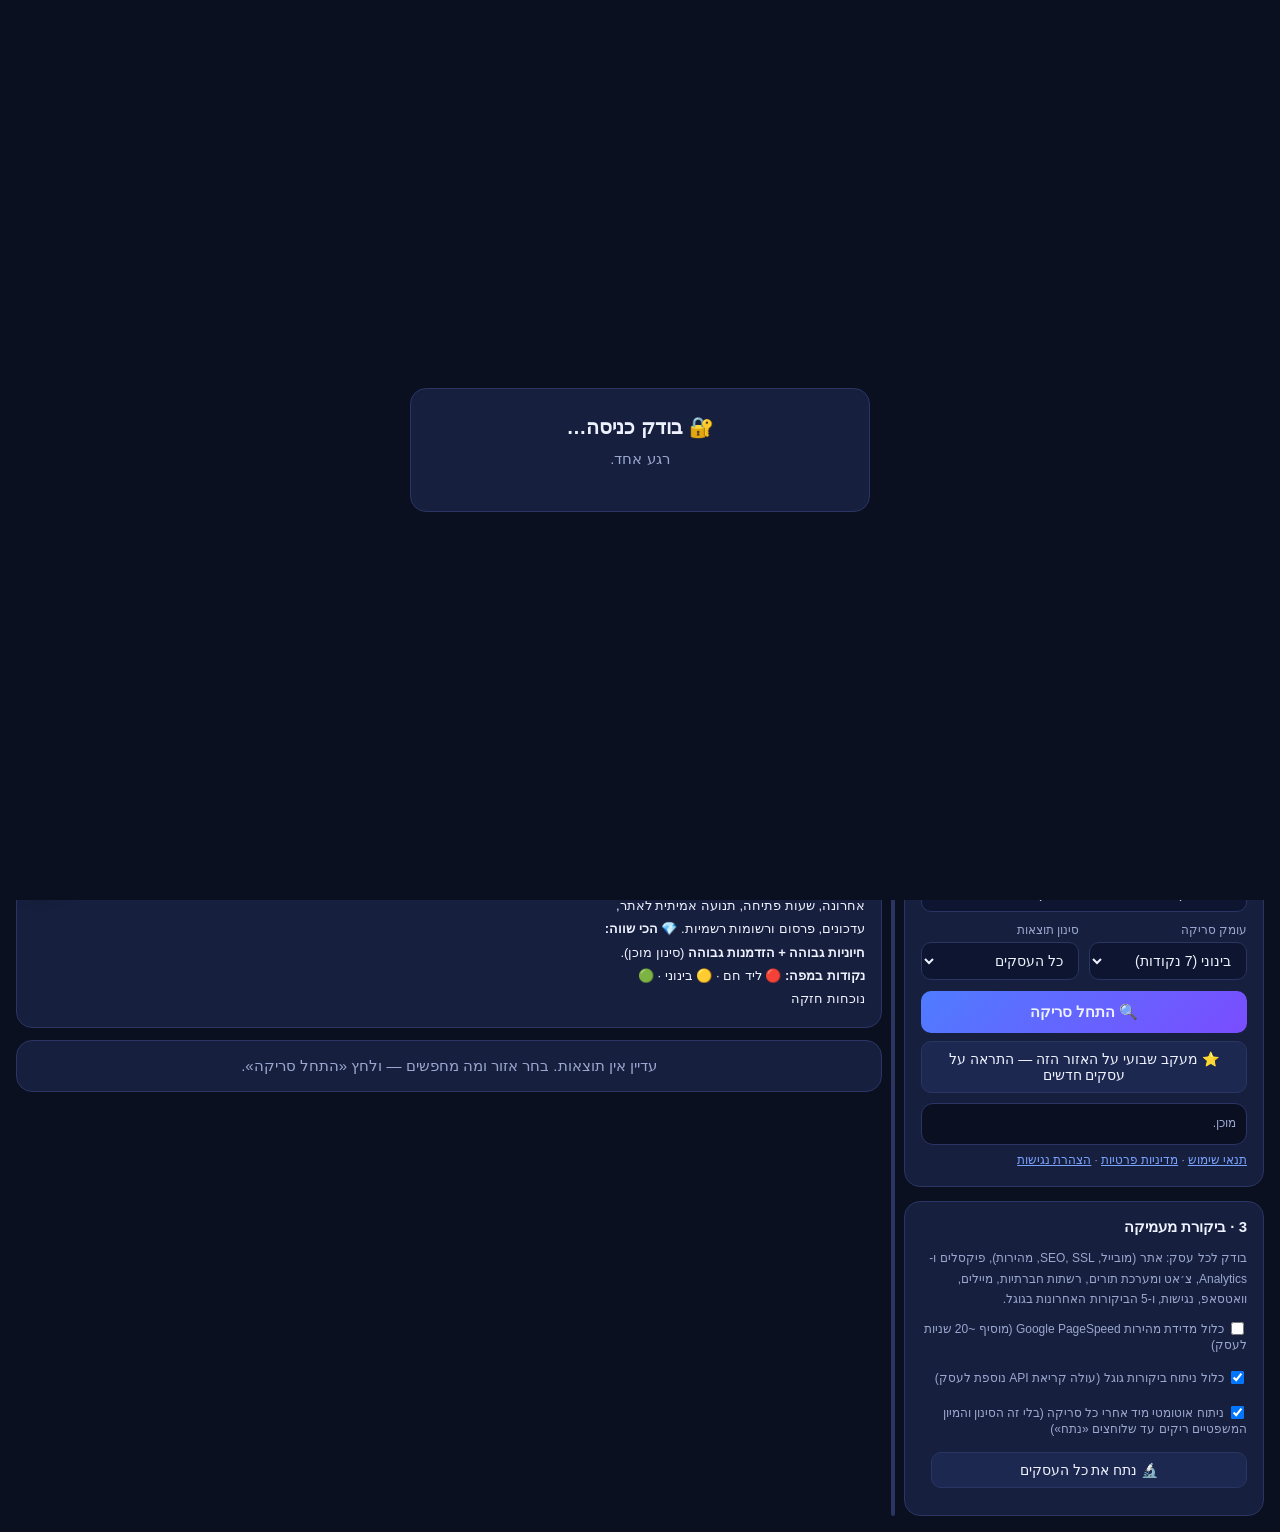
<file: index.html>
<!DOCTYPE html>
<html lang="he" dir="rtl">
<head>
<meta charset="utf-8">
<meta name="viewport" content="width=device-width, initial-scale=1">
<title>Leads Radar — איתור לידים וביקורת נוכחות דיגיטלית</title>
<meta name="description" content="סריקת עסקים ברדיוס, ביקורת נוכחות דיגיטלית, דוחות ממותגים, פניות מותאמות וניהול לידים">
<style>
:root{
  --bg:#0b1020; --bg2:#121935; --card:#161f3d; --card2:#1d2850;
  --line:#2a3563; --txt:#eef2ff; --mut:#9aa7cf; --acc:#4f7cff; --acc2:#7aa2ff;
  --good:#2fd48f; --warn:#ffc24d; --bad:#ff6b6b; --gold:#ffd166;
}
*{box-sizing:border-box}
html,body{margin:0;padding:0;background:var(--bg);color:var(--txt);font-family:"Segoe UI",Rubik,Arial,sans-serif;font-size:15px}
a{color:var(--acc2)}
button{font-family:inherit;cursor:pointer;border-radius:10px;border:1px solid var(--line);background:var(--card2);color:var(--txt);padding:9px 14px;font-size:14px}
button:hover{background:#26325f}
button.primary{background:linear-gradient(135deg,#4f7cff,#7a4dff);border:none;font-weight:600}
button:disabled{opacity:.5;cursor:not-allowed}
button.ghost{background:transparent}
button.danger{background:rgba(255,107,107,.15);border-color:var(--bad);color:#ffb3b3}
input,select,textarea{font-family:inherit;background:#0e1530;color:var(--txt);border:1px solid var(--line);border-radius:10px;padding:9px 11px;font-size:14px;width:100%}
label{display:block;font-size:12px;color:var(--mut);margin:0 0 5px 2px}
header{display:flex;align-items:center;gap:10px;padding:12px 18px;background:#0d142c;border-bottom:1px solid var(--line);position:sticky;top:0;z-index:50;flex-wrap:wrap}
.logo{font-weight:800;font-size:19px}.logo span{color:var(--acc2)}
.tag{font-size:11px;color:var(--mut);border:1px solid var(--line);padding:3px 8px;border-radius:99px}
.spacer{flex:1}
.tabs{display:flex;gap:6px}
.tabs button.on{background:var(--acc);border-color:var(--acc)}
.wrap{display:grid;grid-template-columns:var(--side,360px) 14px 1fr;gap:4px;padding:16px;align-items:start}
.splitter{align-self:stretch;cursor:col-resize;position:relative;min-height:300px;border-radius:8px;user-select:none;touch-action:none}
.splitter::before{content:'';position:absolute;top:0;bottom:0;left:50%;width:4px;margin-left:-2px;border-radius:4px;background:var(--line);transition:background .15s}
.splitter::after{content:'⋮';position:sticky;top:45vh;display:block;text-align:center;color:var(--mut);font-size:18px;line-height:1;background:var(--bg);padding:6px 0;margin-top:40vh}
.splitter:hover::before,.splitter.drag::before{background:var(--acc);width:6px;margin-left:-3px}
body.resizing{cursor:col-resize;user-select:none}
body.resizing-v{cursor:row-resize;user-select:none}
body.resizing iframe,body.resizing #map,body.resizing-v #map{pointer-events:none}
.map-resize{height:14px;cursor:row-resize;display:flex;align-items:center;justify-content:center;margin-top:2px;touch-action:none;user-select:none}
.map-resize i{display:block;width:60px;height:5px;border-radius:5px;background:var(--line)}
.map-resize:hover i,.map-resize.drag i{background:var(--acc)}
.mapwrap.big + .map-resize{display:none}
.gm-style .gm-style-iw-c{background:#161f3d!important;padding:0!important;border-radius:14px!important;box-shadow:0 8px 28px rgba(0,0,0,.55)!important;border:1px solid #2a3563}
.gm-style .gm-style-iw-d{overflow:hidden!important;max-height:none!important;padding:0!important}
.gm-style .gm-style-iw-tc::after{background:#161f3d!important}
.gm-style .gm-style-iw-chr{display:none}
.mini{width:270px;color:#eef2ff;font-family:"Segoe UI",Rubik,Arial,sans-serif}
.mini-img{height:120px;background:#0e1530 center/cover no-repeat;border-radius:14px 14px 0 0}
.mini-noimg{display:flex;align-items:center;justify-content:center;font-size:40px;height:70px}
.mini-b{padding:10px 12px 12px}
.mini-top{display:flex;gap:8px;align-items:flex-start;justify-content:space-between}
.mini-name{font-size:14.5px;line-height:1.35}
.mini-score{border:1.5px solid;border-radius:9px;padding:1px 7px;font-weight:800;font-size:14px;flex:0 0 auto}
.mini-meta{font-size:12px;color:#9aa7cf;margin-top:3px}
.mini-fix{font-size:12px;color:#ffd166;margin-top:6px;line-height:1.45}
.mini-acts{display:flex;gap:5px;margin-top:9px}
.mini-acts button{flex:1;font-size:11.5px;padding:6px 4px;border-radius:8px}
@media(max-width:980px){.wrap{grid-template-columns:1fr}.splitter{display:none}}
.panel{background:var(--card);border:1px solid var(--line);border-radius:16px;padding:16px}
.panel h3{margin:0 0 12px;font-size:15px}
.row{display:grid;gap:10px;margin-bottom:11px}.row2{grid-template-columns:1fr 1fr}
#map{width:100%;height:330px;border-radius:14px;border:1px solid var(--line);background:#0e1530}
.mapwrap{position:relative}
.mapwrap.big{position:fixed;inset:0;z-index:1000;background:var(--bg)}
.mapwrap.big #map{height:100vh!important;border-radius:0;border:0}
#btnBig{position:absolute;top:10px;left:10px;z-index:5;background:#0d142c;border:1px solid var(--acc);font-size:13px;padding:7px 12px;box-shadow:0 2px 10px rgba(0,0,0,.4)}
#mapCount{position:absolute;top:50px;left:10px;right:10px;margin:0 auto;width:fit-content;max-width:calc(100% - 20px);z-index:5;background:rgba(13,20,44,.93);border:1px solid var(--acc);border-radius:14px;font-size:12.5px;padding:5px 12px;text-align:center;line-height:1.7;box-shadow:0 2px 10px rgba(0,0,0,.4)}
#mapCount button{font-size:11.5px;padding:2px 8px;margin-inline-start:6px;border-radius:12px}
.mapwrap.big #mapCount{top:18px;font-size:15px;padding:8px 16px;max-width:60%}
.mapwrap.big #btnBig{top:16px;left:16px;font-size:16px;padding:12px 20px;background:#ff6b6b;border:none;font-weight:700;color:#fff}
.stats{display:grid;grid-template-columns:repeat(4,1fr);gap:10px;margin:0 0 14px}
@media(max-width:640px){.stats{grid-template-columns:repeat(2,1fr)}}
.stat{background:var(--card);border:1px solid var(--line);border-radius:14px;padding:12px}
.stat b{display:block;font-size:22px;line-height:1.2}.stat small{color:var(--mut);font-size:11px}
.toolbar{display:flex;gap:8px;flex-wrap:wrap;align-items:center;margin-bottom:12px}
.grid{display:grid;grid-template-columns:repeat(auto-fill,minmax(320px,1fr));gap:12px}
.biz{background:var(--card);border:1px solid var(--line);border-radius:16px;padding:14px;display:flex;flex-direction:column;gap:9px;position:relative}
.biz:hover{border-color:var(--acc)}
.bph{display:grid;gap:3px;height:118px;border-radius:10px;overflow:hidden;position:relative;background:#0d142c;cursor:pointer}
.bph img{width:100%;height:100%;object-fit:cover;display:block;min-height:0}
.bph.g2{grid-template-columns:1fr 1fr}.bph.g3{grid-template-columns:2fr 1fr;grid-template-rows:1fr 1fr}.bph.g3 img:first-child{grid-row:1/3}
.bph .tag{position:absolute;bottom:6px;right:6px;background:rgba(11,16,32,.8);color:#fff;font-size:11px;padding:2px 8px;border-radius:99px}
.biz h4{margin:0;font-size:16px;padding-left:54px}
.score{position:absolute;top:12px;left:12px;width:44px;height:44px;border-radius:12px;display:flex;flex-direction:column;align-items:center;justify-content:center;font-weight:800;font-size:16px}
.score small{font-size:8px;font-weight:600;opacity:.85}
.s-hi{background:rgba(255,107,107,.16);color:var(--bad);border:1px solid rgba(255,107,107,.4)}
.s-mid{background:rgba(255,194,77,.15);color:var(--warn);border:1px solid rgba(255,194,77,.4)}
.s-low{background:rgba(47,212,143,.14);color:var(--good);border:1px solid rgba(47,212,143,.4)}
.meta{font-size:12.5px;color:var(--mut);line-height:1.65}.meta b{color:var(--txt);font-weight:600}
.chips{display:flex;gap:6px;flex-wrap:wrap}
.chip{font-size:11px;padding:3px 8px;border-radius:99px;border:1px solid var(--line);color:var(--mut)}
.chip.ok{color:var(--good);border-color:rgba(47,212,143,.45)}
.chip.no{color:var(--bad);border-color:rgba(255,107,107,.45)}
.chip.w{color:var(--warn);border-color:rgba(255,194,77,.45)}
.chip.run{color:var(--acc2);border-color:var(--acc)}
.acts{display:flex;gap:6px;flex-wrap:wrap;margin-top:auto}
.acts button,.acts a{font-size:12px;padding:6px 10px;text-decoration:none;border-radius:9px;border:1px solid var(--line);color:var(--txt);background:var(--card2)}
.stage-sel{font-size:12px;padding:6px 8px}
.log{background:#0a0f22;border:1px solid var(--line);border-radius:12px;padding:10px;font-size:12px;color:var(--mut);max-height:120px;overflow:auto;white-space:pre-wrap;line-height:1.6}
dialog{background:var(--bg2);color:var(--txt);border:1px solid var(--line);border-radius:18px;padding:0;max-width:820px;width:94vw;max-height:90vh}
dialog::backdrop{background:rgba(3,6,18,.75)}
.dlg-h{display:flex;align-items:center;gap:10px;padding:14px 18px;border-bottom:1px solid var(--line);position:sticky;top:0;background:var(--bg2);z-index:2}
.dlg-b{padding:18px;overflow:auto;max-height:74vh}
.kv{display:grid;grid-template-columns:140px 1fr;gap:8px 12px;font-size:14px;margin-bottom:6px}
.kv>div:nth-child(odd){color:var(--mut)}
.bar{height:9px;border-radius:99px;background:#0e1530;overflow:hidden;margin:6px 0 2px}
.bar i{display:block;height:100%;background:linear-gradient(90deg,#4f7cff,#7a4dff)}
ul.fix{margin:8px 0 0;padding-inline-start:18px;line-height:1.9;font-size:13.5px}
ul.fix li b{color:var(--gold)}
.sec{background:var(--card);border:1px solid var(--line);border-radius:14px;padding:14px;margin-bottom:14px}
.sec h5{margin:0 0 10px;font-size:14px;color:var(--acc2)}
.hint{font-size:12px;color:var(--mut);line-height:1.7}
.err{background:rgba(255,107,107,.1);border:1px solid rgba(255,107,107,.5);color:#ffb3b3;padding:10px 12px;border-radius:12px;font-size:13px;margin-bottom:12px;line-height:1.7}
#alert .ok{background:rgba(47,212,143,.1);border:1px solid rgba(47,212,143,.5);color:#bff3d9;padding:10px 12px;border-radius:12px;font-size:13px;margin-bottom:12px;line-height:1.7}
.okbox{background:rgba(47,212,143,.08);border:1px solid rgba(47,212,143,.4);padding:10px 12px;border-radius:12px;font-size:13px;margin-bottom:12px;line-height:1.7}
.center{text-align:center}
.sp{display:inline-block;width:14px;height:14px;border:2px solid rgba(255,255,255,.25);border-top-color:#fff;border-radius:50%;animation:sp .8s linear infinite;vertical-align:-2px}
@keyframes sp{to{transform:rotate(360deg)}}
.progress{height:6px;background:#0e1530;border-radius:99px;overflow:hidden;margin-top:8px;display:none}
.progress i{display:block;height:100%;width:0;background:var(--good);transition:width .3s}
.board{display:grid;grid-template-columns:repeat(6,minmax(200px,1fr));gap:10px;overflow-x:auto;padding-bottom:10px}
.col{background:var(--card);border:1px solid var(--line);border-radius:14px;padding:10px;min-height:200px}
.col h6{margin:0 0 8px;font-size:13px;display:flex;justify-content:space-between}
.lcard{background:var(--card2);border:1px solid var(--line);border-radius:10px;padding:9px;margin-bottom:8px;font-size:12.5px;line-height:1.5;cursor:pointer}
.lcard:hover{border-color:var(--acc)}
.lcard .due{color:var(--gold);font-size:11px}
.lcard .due.late{color:var(--bad)}
.subtabs{display:flex;gap:6px;margin-bottom:12px;flex-wrap:wrap}
.subtabs button.on{background:var(--acc);border-color:var(--acc)}
textarea.msg{min-height:190px;line-height:1.7}
.hidden{display:none!important}
.rgrid{display:grid;gap:4px;direction:ltr;max-width:340px;margin:8px 0}
.rgrid div{aspect-ratio:1;border-radius:8px;display:flex;align-items:center;justify-content:center;font-weight:800;font-size:14px;color:#0b1020}
.rg1{background:#2fd48f}.rg2{background:#b8e05a}.rg3{background:#ffc24d}.rg4{background:#ff8f5a}.rg5{background:#ff6b6b;color:#fff!important}
.rgc{outline:3px solid #fff;outline-offset:-3px}
table.cmp{width:100%;border-collapse:collapse;font-size:13px}table.cmp td,table.cmp th{border-bottom:1px solid var(--line);padding:6px 5px;text-align:right}
table.cmp tr.me{background:rgba(79,124,255,.12)}table.cmp th{color:var(--mut);font-weight:600}
.busy{position:fixed;inset:0;background:rgba(3,6,18,.6);z-index:2000;display:flex;align-items:center;justify-content:center;font-size:17px}
</style>
</head>
<body>
<!-- ===== נגישות: תפריט נגישות צף (עצמאי, בלי צד שלישי), קישור דילוג, תוויות אוטומטיות ===== -->
<style id="lrA11yCss">
.lr-skip{position:absolute;top:-60px;right:12px;z-index:10000;background:#4f7cff;color:#fff;padding:10px 16px;border-radius:0 0 10px 10px;font-weight:700;text-decoration:none}
.lr-skip:focus{top:0;outline:3px solid #ffd166}
#lrA11yBtn{position:fixed;bottom:16px;left:16px;z-index:9998;width:52px;height:52px;border-radius:50%;border:2px solid #fff;background:#1a56db;color:#fff;font-size:26px;cursor:pointer;box-shadow:0 6px 20px rgba(0,0,0,.45);display:flex;align-items:center;justify-content:center}
#lrA11yBtn:focus-visible{outline:3px solid #ffd166;outline-offset:2px}
#lrA11yMenu{position:fixed;bottom:76px;left:16px;z-index:9999;width:270px;background:#fff;color:#111;border-radius:14px;box-shadow:0 12px 40px rgba(0,0,0,.5);padding:12px;font-size:14px;direction:rtl;font-family:inherit}
#lrA11yMenu[hidden]{display:none}
#lrA11yMenu h2{margin:0 0 8px;font-size:16px;color:#1a56db}
#lrA11yMenu button{display:block;width:100%;text-align:right;margin:4px 0;padding:9px 10px;border:1px solid #cfd6e6;border-radius:8px;background:#f6f8fc;color:#111;font:inherit;cursor:pointer}
#lrA11yMenu button[aria-pressed="true"]{background:#1a56db;color:#fff;border-color:#1a56db}
#lrA11yMenu button:focus-visible{outline:3px solid #ffd166}
#lrA11yMenu a{display:block;margin-top:8px;font-size:12.5px;color:#1a56db}
html.lr-a11y-big{font-size:118%}html.lr-a11y-bigger{font-size:136%}
html.lr-a11y-contrast, html.lr-a11y-contrast body{background:#000!important;color:#fff!important}
html.lr-a11y-contrast *{background-color:#000!important;color:#fff!important;border-color:#fff!important;box-shadow:none!important;text-shadow:none!important}
html.lr-a11y-contrast a, html.lr-a11y-contrast button{color:#ffe400!important;text-decoration:underline}
html.lr-a11y-contrast img, html.lr-a11y-contrast svg{filter:contrast(1.2)}
html.lr-a11y-links a{text-decoration:underline!important;outline:1px dashed currentColor;outline-offset:2px}
html.lr-a11y-font, html.lr-a11y-font *{font-family:Arial,Helvetica,sans-serif!important;letter-spacing:.02em}
html.lr-a11y-still *, html.lr-a11y-still *::before, html.lr-a11y-still *::after{animation:none!important;transition:none!important}
html.lr-a11y-cursor, html.lr-a11y-cursor *{cursor:url("data:image/svg+xml;utf8,<svg xmlns='http://www.w3.org/2000/svg' width='48' height='48'><path d='M6 4 L6 40 L15 31 L21 44 L27 41 L21 29 L34 29 Z' fill='black' stroke='white' stroke-width='2'/></svg>") 6 4, auto!important}
html.lr-a11y-focus *:focus{outline:4px solid #ff8c00!important;outline-offset:2px!important}
@media print{#lrA11yBtn,#lrA11yMenu{display:none!important}}
</style>
<a href="#viewScan" class="lr-skip">דילוג לתוכן הראשי</a>
<button id="lrA11yBtn" type="button" aria-label="תפריט נגישות" aria-haspopup="true" aria-expanded="false" aria-controls="lrA11yMenu" title="נגישות">♿</button>
<div id="lrA11yMenu" role="dialog" aria-label="תפריט נגישות" hidden>
  <h2>♿ נגישות</h2>
  <button type="button" data-a11y="big" aria-pressed="false">🔠 הגדלת טקסט</button>
  <button type="button" data-a11y="bigger" aria-pressed="false">🔠 הגדלת טקסט נוספת</button>
  <button type="button" data-a11y="contrast" aria-pressed="false">🌓 ניגודיות גבוהה</button>
  <button type="button" data-a11y="links" aria-pressed="false">🔗 הדגשת קישורים</button>
  <button type="button" data-a11y="font" aria-pressed="false">🅰️ גופן קריא</button>
  <button type="button" data-a11y="still" aria-pressed="false">⏸️ עצירת אנימציות</button>
  <button type="button" data-a11y="cursor" aria-pressed="false">🖱️ סמן גדול</button>
  <button type="button" data-a11y="focus" aria-pressed="false">⌨️ הדגשת מיקוד מקלדת</button>
  <button type="button" data-a11y="reset">↺ איפוס</button>
  <a href="legal/accessibility.html" target="_blank" rel="noopener">הצהרת הנגישות של האתר</a>
  <a href="mailto:shaharprod@gmail.com?subject=נגישות - Leads Radar">דיווח על בעיית נגישות</a>
</div>
<script>
(function(){
  const KEY='lr_a11y'; const html=document.documentElement; const btn=document.getElementById('lrA11yBtn'); const menu=document.getElementById('lrA11yMenu');
  const all=['big','bigger','contrast','links','font','still','cursor','focus'];
  let st={}; try{ st=JSON.parse(localStorage.getItem(KEY)||'{}'); }catch(e){}
  const apply=()=>{ all.forEach(k=>{ html.classList.toggle('lr-a11y-'+k, !!st[k]); const b=menu.querySelector('[data-a11y="'+k+'"]'); if(b) b.setAttribute('aria-pressed', st[k]?'true':'false'); }); try{ localStorage.setItem(KEY, JSON.stringify(st)); }catch(e){} };
  apply();
  const open=o=>{ menu.hidden=!o; btn.setAttribute('aria-expanded', o?'true':'false'); if(o) menu.querySelector('button').focus(); else btn.focus(); };
  btn.addEventListener('click',()=>open(menu.hidden));
  menu.addEventListener('click',e=>{ const b=e.target.closest('[data-a11y]'); if(!b) return; const k=b.dataset.a11y;
    if(k==='reset'){ st={}; } else if(k==='big'){ st.big=!st.big; if(st.big) st.bigger=false; } else if(k==='bigger'){ st.bigger=!st.bigger; if(st.bigger) st.big=false; } else st[k]=!st[k]; apply(); });
  document.addEventListener('keydown',e=>{ if(e.key==='Escape' && !menu.hidden) open(false); });
  document.addEventListener('click',e=>{ if(!menu.hidden && !menu.contains(e.target) && e.target!==btn) open(false); });
  // תוויות אוטומטיות: שדה בלי label/aria-label מקבל aria-label מה-label שלפניו או מה-placeholder
  const labelFor=new Set([...document.querySelectorAll('label[for]')].map(l=>l.getAttribute('for')));
  const fix=root=>{ (root.querySelectorAll?root:document).querySelectorAll('input:not([type=hidden]),select,textarea').forEach(el=>{
    if(el.getAttribute('aria-label')||el.getAttribute('aria-labelledby')||(el.id&&labelFor.has(el.id))||el.closest('label')) return;
    let t=''; let p=el.previousElementSibling; while(p&&!t){ if(p.tagName==='LABEL') t=p.textContent.trim(); p=p.previousElementSibling; }
    if(!t){ const row=el.parentElement; const l=row&&row.querySelector('label'); if(l) t=l.textContent.trim(); }
    if(!t) t=el.getAttribute('placeholder')||el.getAttribute('title')||'';
    if(t) el.setAttribute('aria-label', t.replace(/\s+/g,' ').slice(0,120)); }); };
  fix(document); new MutationObserver(ms=>ms.forEach(m=>m.addedNodes.forEach(n=>{ if(n.nodeType===1) fix(n); }))).observe(document.body,{childList:true,subtree:true});
  // iframes בלי title
  document.querySelectorAll('iframe:not([title])').forEach(f=>f.setAttribute('title','תוכן משובץ'));
})();
</script>
<!-- ===== סוף נגישות ===== -->

<header>
  <h1 class="logo" style="margin:0">Leads<span>Radar</span></h1>
  <div class="tag">איתור לידים · ביקורת דיגיטלית · דוחות ממותגים</div>
  <div class="tabs">
    <button id="tabScan" class="on">🔍 סריקה</button>
    <button id="tabLeads">📋 הלידים שלי <span id="leadsCount"></span> <span id="newBadge" class="chip ok hidden" style="padding:1px 7px"></span></button>
  </div>
  <div class="spacer"></div>
  <button class="ghost" id="btnSettings">⚙️ הגדרות</button>
  <button class="ghost" id="btnBackupTop" title="גיבוי ושחזור של כל הנתונים">💾 גיבוי</button>
  <button class="ghost" id="btnHelp">❓ עזרה</button>
</header>

<!-- ================= SCAN VIEW ================= -->
<div class="wrap" id="viewScan" tabindex="-1">
  <div>
    <div class="panel" style="margin-bottom:14px">
      <h3>1 · אזור הסריקה</h3>
      <div class="row"><label for="addr">כתובת / עיר / אזור</label>
        <input id="addr" placeholder="לדוגמה: רחוב יפו 97, ירושלים" value="ירושלים"></div>
      <div class="row row2" style="grid-template-columns:1fr auto">
        <button id="btnGeo">📍 מצא על המפה</button><button id="btnMe" title="המיקום שלי">🎯</button></div>
      <div class="mapwrap" id="mapWrap"><div id="map"></div><button id="btnBig" type="button">⛶ הגדל מפה</button><div id="mapCount" style="display:none"></div></div>
      <div class="map-resize" id="mapResize" title="גרור למעלה/למטה לשינוי גובה המפה · לחיצה כפולה = גובה רגיל"><i></i></div>
      <div class="hint" style="margin-top:4px">גוררים את הסיכה או לוחצים על המפה כדי לקבוע מרכז.</div>
      <div class="hint" id="madlanArea" style="margin-top:2px;display:none"></div>
      <div class="row" style="margin-top:12px"><label>רדיוס סריקה: <b id="radLbl">5 ק״מ</b></label>
        <input type="range" id="rad" aria-label="רדיוס הסריקה במטרים" min="500" max="30000" step="500" value="5000" style="padding:0"></div>
    </div>

    <div class="panel" style="margin-bottom:14px">
      <h3>2 · מה מחפשים</h3>
      <div class="row"><label for="kw">מילת חיפוש חופשית (מומלץ)</label>
        <input id="kw" placeholder="לדוגמה: מספרה / מוסך / רואה חשבון / מסעדה"></div>
      <div class="row"><label for="cat">או קטגוריה מוכנה</label>
        <select id="cat">
          <option value="">— ללא (השתמש במילת החיפוש) —</option>
          <option value="restaurant">מסעדות</option><option value="cafe">בתי קפה</option><option value="bakery">מאפיות</option>
          <option value="beauty_salon">מכוני יופי</option><option value="hair_care">מספרות</option><option value="gym">חדרי כושר</option>
          <option value="car_repair">מוסכים</option><option value="car_dealer">סוכנויות רכב</option><option value="dentist">רופאי שיניים</option>
          <option value="doctor">רופאים</option><option value="veterinary_care">וטרינרים</option><option value="lawyer">עורכי דין</option>
          <option value="accounting">רואי חשבון</option><option value="real_estate_agency">תיווך נדל״ן</option><option value="insurance_agency">סוכנויות ביטוח</option>
          <option value="electrician">חשמלאים</option><option value="plumber">אינסטלטורים</option><option value="moving_company">חברות הובלה</option>
          <option value="florist">חנויות פרחים</option><option value="pet_store">חנויות חיות</option><option value="clothing_store">חנויות בגדים</option>
          <option value="furniture_store">חנויות רהיטים</option><option value="hardware_store">כלי עבודה</option><option value="lodging">מלונות / צימרים</option>
          <option value="travel_agency">סוכנויות נסיעות</option><option value="school">בתי ספר</option><option value="storage">מחסנים</option>
        </select></div>
      <div class="row row2">
        <div><label for="depth">עומק סריקה</label><select id="depth">
          <option value="1">מהיר (נקודה אחת)</option><option value="2" selected>בינוני (7 נקודות)</option><option value="3">עמוק (19 נקודות)</option></select></div>
        <div><label for="filt">סינון תוצאות</label><select id="filt">
          <option value="all">כל העסקים</option><option value="nosite">בלי אתר אינטרנט</option>
          <option value="weak">ציון הזדמנות 50+</option><option value="lowrev">פחות מ-20 ביקורות</option>
          <option value="nopixel">בלי פיקסל / Analytics (אחרי ניתוח)</option><option value="noaccess">בלי הצהרת נגישות (אחרי ניתוח)</option><option value="noprivacy">בלי מדיניות פרטיות (אחרי ניתוח)</option><option value="noterms">בלי תנאי שימוש / תקנון (אחרי ניתוח)</option><option value="legalhigh">🛡️ חשוף משפטית — חסר מסמך חובה (אחרי ניתוח)</option><option value="nosocial">בלי רשתות חברתיות</option><option value="sweet">💎 עסק חי + נוכחות חלשה (הכי שווה)</option><option value="dormant">🔴 עסקים רדומים</option></select></div>
      </div>
      <button class="primary" id="btnScan" style="width:100%;padding:12px;font-size:15px">🔍 התחל סריקה</button>
      <button id="btnWatch" style="width:100%;margin-top:8px">⭐ מעקב שבועי על האזור הזה — התראה על עסקים חדשים</button>
      <div class="log" id="log" style="margin-top:10px">מוכן.</div>
 <div class="hint" style="margin-top:6px;font-size:11.5px"><a href="legal/terms.html" target="_blank" rel="noopener">תנאי שימוש</a> · <a href="legal/privacy.html" target="_blank" rel="noopener">מדיניות פרטיות</a> · <a href="legal/accessibility.html" target="_blank" rel="noopener">הצהרת נגישות</a></div>
    </div>

    <div class="panel">
      <h3>3 · ביקורת מעמיקה</h3>
      <div class="hint">בודק לכל עסק: אתר (מובייל, SEO, SSL, מהירות), פיקסלים ו-Analytics, צ׳אט ומערכת תורים,
        רשתות חברתיות, מיילים, וואטסאפ, נגישות, ו-5 הביקורות האחרונות בגוגל.</div>
      <div class="row" style="margin-top:10px"><label><input type="checkbox" id="usePsi" style="width:auto;vertical-align:-2px"> כלול מדידת מהירות Google PageSpeed (מוסיף ~20 שניות לעסק)</label></div>
      <div class="row"><label><input type="checkbox" id="useReviews" checked style="width:auto;vertical-align:-2px"> כלול ניתוח ביקורות גוגל (עולה קריאת API נוספת לעסק)</label></div>
      <div class="row"><label><input type="checkbox" id="autoAnalyze" checked style="width:auto;vertical-align:-2px"> ניתוח אוטומטי מיד אחרי כל סריקה (בלי זה הסינון והמיון המשפטיים ריקים עד שלוחצים «נתח»)</label></div>
      <div class="row row2" style="grid-template-columns:1fr auto">
        <button id="btnAnalyzeAll">🔬 נתח את כל העסקים</button>
        <button id="btnStop" class="danger hidden">⏹ עצור</button></div>
      <div class="progress" id="prog"><i></i></div>
    </div>
  </div>

  <div class="splitter" id="splitter" title="גרור ימינה/שמאלה לשינוי רוחב הפאנל · לחיצה כפולה = רוחב רגיל"></div>

  <div>
    <div id="alert"></div>
    <div class="stats">
      <div class="stat"><b id="stTotal">0</b><small>עסקים שנמצאו</small></div>
      <div class="stat"><b id="stNoSite">0</b><small>בלי אתר אינטרנט</small></div>
      <div class="stat"><b id="stHot">0</b><small>לידים חמים (70+)</small></div>
      <div class="stat"><b id="stAvg">0</b><small>ציון הזדמנות ממוצע</small></div>
    </div>
    <div class="toolbar">
      <select id="sort" style="width:auto" aria-label="מיון התוצאות">
        <option value="best">🏆 מיון: ההזדמנויות הטובות ביותר</option><option value="opp">מיון: ציון הזדמנות בלבד</option><option value="vital">💓 מיון: חיוניות העסק</option><option value="rating">מיון: דירוג</option>
        <option value="legal">🛡️ מיון: חשיפה משפטית (הגבוהה קודם)</option><option value="reviews">מיון: מספר ביקורות</option><option value="dist">מיון: מרחק</option><option value="name">מיון: שם</option></select>
      <button id="btnCsv">⬇️ CSV לאקסל</button>
      <button id="btnJson">⬇️ JSON</button>
      <button id="btnArchive">📚 סריקות קודמות</button>
      <button id="btnQueue">📲 תור וואטסאפ</button>
      <button id="btnHookAll">🔗 שלח חמים ל-Webhook</button>
      <button id="btnClear" class="ghost">🗑️ נקה תוצאות</button>
    </div>
    <details class="panel" id="legend" style="margin-bottom:12px">
      <summary style="cursor:pointer;font-weight:700">🗝️ מקרא — מה אומרים המספרים, הצבעים והסימנים</summary>
      <div style="display:grid;grid-template-columns:repeat(auto-fit,minmax(260px,1fr));gap:14px;margin-top:12px;font-size:13px;line-height:1.8">
        <div><b>ציון ההזדמנות (הריבוע בפינת הכרטיס)</b><br>
          <span class="score s-hi" style="position:static;display:inline-flex;width:34px;height:26px;font-size:13px">85</span> <b style="color:var(--bad)">70–100 · ליד חם</b> — לעסק חסרים הרבה דברים בסיסיים. הכי הרבה מה למכור לו, והוא ירגיש את הכאב.<br>
          <span class="score s-mid" style="position:static;display:inline-flex;width:34px;height:26px;font-size:13px">55</span> <b style="color:var(--warn)">40–69 · הזדמנות בינונית</b> — יש בסיס, אבל חסרים כמה רכיבים חשובים.<br>
          <span class="score s-low" style="position:static;display:inline-flex;width:34px;height:26px;font-size:13px">20</span> <b style="color:var(--good)">0–39 · נוכחות חזקה</b> — העסק כבר מסודר דיגיטלית. פחות מתאים כליד (אלא לשירות ספציפי).<br>
          <span class="hint">הציון = 100 פחות «נוכחות דיגיטלית». נוכחות נמדדת מ: כרטיס גוגל (45), אתר (35), שיווק ומדידה (20). לפני «🔬 נתח» הציון חלקי.</span></div>
        <div><b>🏆 סדר «ההזדמנויות הטובות ביותר»</b><br>
          המספר <b>#1, #2...</b> בכרטיס = המקום ברשימה. הסדר לוקח את ציון ההזדמנות ומוסיף:<br>
          ➕ יש טלפון / וואטסאפ / מייל — אפשר להשיג אותו<br>
          ➕ עסק פעיל עם כמה ביקורות (לא נטוש, לא ענק)<br>
          ➖ עסק סגור זמנית / לצמיתות — יורד לתחתית<br>
          ➖ לידים שסימנת «לא רלוונטי» או «לקוח» — יורדים לסוף</div>
        <div><b>צבעי התגיות</b><br>
          <span class="chip ok">✓ ירוק</span> קיים / תקין<br>
          <span class="chip no">אדום</span> חסר — נקודת מכירה<br>
          <span class="chip w">צהוב</span> חלקי / לא נבדק<br>
          <span class="chip run">כחול</span> בבדיקה עכשיו</div>
        <div><b>סימנים</b><br>
          🎯 הליקוי הכי חשוב של העסק · 📡 כמה ערוצים דיגיטליים יש לו (מתוך 9)<br>
          📍 מקום ממוצע בגוגל מפות (מבדיקת דירוג מקומי) · 👁️ כמה פעמים פתח את הדוח החי<br>
          📱 יש מספר נייד (אפשר וואטסאפ) · 👤 איש קשר שרשמת · 🏗️ קבלן רשום<br>
          <b>💓 חיוניות</b> — כמה העסק חי: 🟢 70+ פעיל ומתרחב · 🟡 45–69 יציב · 🔴 מתחת ל-45 רדום/חלש. נמדד מקצב ביקורות, ביקורת אחרונה, שעות פתיחה, תנועה אמיתית לאתר, עדכונים, פרסום ורשומות רשמיות. <b>💎 הכי שווה: חיוניות גבוהה + הזדמנות גבוהה</b> (סינון מוכן).<br>
          <b>נקודות במפה:</b> 🔴 ליד חם · 🟡 בינוני · 🟢 נוכחות חזקה</div>
      </div>
    </details>
    <div class="grid" id="grid"></div>
    <div id="empty" class="panel center" style="color:var(--mut)">עדיין אין תוצאות. בחר אזור ומה מחפשים — ולחץ «התחל סריקה».</div>
  </div>
</div>

<!-- ================= LEADS VIEW ================= -->
<div id="viewLeads" class="hidden" style="padding:16px">
  <div class="toolbar">
    <b style="font-size:17px">📋 משפך הלידים</b>
    <div class="spacer"></div>
    <input id="leadSearch" aria-label="חיפוש ליד" placeholder="חיפוש ליד..." style="width:220px">
    <button id="btnLeadsCsv">⬇️ ייצוא הלידים ל-CSV</button>
  </div>
  <div class="hint" style="margin-bottom:10px">כל עסק שסימנת לו שלב (מעבר ל״חדש״) נשמר כאן לתמיד — גם אחרי סריקות חדשות. לחיצה על כרטיס פותחת אותו.</div>
  <div id="seqPanel"></div>
  <div class="board" id="board"></div>
  <div class="panel" style="margin-top:16px" id="watchPanel">
    <div class="toolbar" style="margin-bottom:8px"><b style="font-size:16px">🛰️ מעקב אזורים ועסקים חדשים</b><div class="spacer"></div>
      <button id="btnCronNow">▶️ בדוק עכשיו</button><button id="btnAckAll" class="ghost">✓ סמן הכול כנקרא</button></div>
    <div class="hint" style="margin-bottom:10px">כל יום ראשון בבוקר השרת שלך סורק את האזורים ששמרת (כפתור ⭐ בפאנל הסריקה) ומזהה עסקים שלא היו שם בשבוע שעבר — עסק חדש הוא הליד הכי חם.</div>
    <div id="areasList" class="hint">טוען...</div>
    <div id="newLeadsList" style="margin-top:12px"></div>
  </div>
</div>

<!-- ================= DIALOGS ================= -->
<dialog id="dlgSettings">
  <div class="dlg-h"><b>⚙️ הגדרות</b><div class="spacer"></div><button class="ghost" data-close>סגור</button></div>
  <div class="dlg-b">
    <div class="sec" id="secAccount"><h5>👤 החשבון שלי <span class="chip" id="stAcct"></span></h5>
      <div class="kv" id="acctKv"><div>מצב</div><div>טוען…</div></div>
      <div style="display:flex;gap:8px;flex-wrap:wrap;margin-top:8px"><button type="button" class="ghost" id="acctAdmin" hidden>🛠️ ניהול מנויים</button><button type="button" class="ghost" id="acctLogout">🚪 יציאה מהחשבון</button><a class="ghost" href="login.html?stay=1" target="_blank" rel="noopener" style="display:inline-block;padding:8px 14px;border:1px solid var(--line);border-radius:10px;text-decoration:none">דף הכניסה ↗</a></div>
      <div class="hint" style="margin-top:6px">הכניסה היא בקוד למייל (בלי סיסמה) ונשמרת 7 ימים בדפדפן הזה. מי נחשב מנהל נקבע בשרת הביקורת (משתנה הסביבה <code style="direction:ltr;display:inline-block">LR_ADMIN</code>), לא בהגדרות כאן — כדי שאף לקוח לא יוכל למנות את עצמו.</div>
    </div>
    <div class="sec"><h5>🔑 Google <span class="chip" id="stKey"></span></h5>
      <div class="row"><label for="setKey">Google Maps API Key (חובה — בלי זה הסריקה לא עובדת)</label><input id="setKey" placeholder="AIza..."></div>
      <div class="hint">נשמר רק בדפדפן שלך. המפתח נוצר בחשבון Google שלך, בפרויקט <b>עם חשבון חיוב מקושר</b> (בלי חיוב גוגל לא מחזירה ביקורות ותמונות). השימוש הרגיל נשאר בתוך המכסה החינמית.</div>
      <div class="hint" style="margin-top:6px">🏢 לא רוצים לנהל מפתחות בעצמכם? יש <a href="sales.html#managed" target="_blank" rel="noopener">מנוי מנוהל</a> לארגונים: המפתחות, החשבון והאחזקה עלינו.</div>
      <div class="keylinks" style="margin-top:8px;display:grid;gap:4px;font-size:12.5px;line-height:1.6">
        <div>1️⃣ <a href="https://console.cloud.google.com/projectcreate" target="_blank" rel="noopener">צור פרויקט חדש</a> (או בחר קיים) · 2️⃣ <a href="https://console.cloud.google.com/billing/linkedaccount" target="_blank" rel="noopener">קשר חשבון חיוב לפרויקט</a></div>
        <div>3️⃣ הפעל (Enable) 5 שירותים: <a href="https://console.cloud.google.com/apis/library/maps-backend.googleapis.com" target="_blank" rel="noopener">Maps JavaScript API</a> · <a href="https://console.cloud.google.com/apis/library/places.googleapis.com" target="_blank" rel="noopener">Places API (New)</a> · <a href="https://console.cloud.google.com/apis/library/geocoding-backend.googleapis.com" target="_blank" rel="noopener">Geocoding API</a> · <a href="https://console.cloud.google.com/apis/library/pagespeedonline.googleapis.com" target="_blank" rel="noopener">PageSpeed Insights API</a> · <a href="https://console.cloud.google.com/apis/library/chromeuxreport.googleapis.com" target="_blank" rel="noopener">Chrome UX Report API</a> · ואם רוצים AI עם אותו מפתח, גם: <a href="https://console.cloud.google.com/apis/library/generativelanguage.googleapis.com" target="_blank" rel="noopener">Generative Language API (Gemini)</a></div>
        <div>➕ אופציונלי (חינם במכסה, מעשיר את הדוח): <a href="https://console.cloud.google.com/apis/library/street-view-image-backend.googleapis.com" target="_blank" rel="noopener">Street View Static API</a> (חזית העסק בדוח) · <a href="https://console.cloud.google.com/apis/library/static-maps-backend.googleapis.com" target="_blank" rel="noopener">Maps Static API</a> (מפת מתחרים בדוח) · <a href="https://console.cloud.google.com/apis/library/safebrowsing.googleapis.com" target="_blank" rel="noopener">Safe Browsing API</a> (אתר פרוץ/מסוכן) · <a href="https://console.cloud.google.com/apis/library/kgsearch.googleapis.com" target="_blank" rel="noopener">Knowledge Graph Search API</a> (ישות מותג). מפתח מוגבל? הוסיפו גם אותם לרשימת המותרים. בלי הפעלה — הכלי פשוט מדלג.</div>
        <div>4️⃣ <a href="https://console.cloud.google.com/apis/credentials" target="_blank" rel="noopener">Credentials ← Create credentials ← API key</a>: הגבל לשירותים שהפעלתם (5, או 6 עם Gemini) ולאתר <code style="direction:ltr;display:inline-block">https://shaharprod.github.io/*</code> · 5️⃣ <a href="https://console.cloud.google.com/google/maps-apis/quotas" target="_blank" rel="noopener">תקרת מכסה יומית</a> (מומלץ) · <a href="https://console.cloud.google.com/billing/budgets" target="_blank" rel="noopener">התראת תקציב</a></div>
        <div>📖 הסבר מלא: <a href="help.html#keys" target="_blank" rel="noopener">מדריך ← פרק 2</a> · מה כל שירות נותן ומה עולה: <a href="help.html#apis" target="_blank" rel="noopener">פרק 21</a></div>
      </div>
    </div>
    <div class="sec"><h5>🏷️ המיתוג שלך בדוחות (White-Label)</h5>
      <div class="row row2">
        <div><label for="setBrand">שם העסק / הסוכנות</label><input id="setBrand" placeholder="שם העסק שלך"></div>
        <div><label for="setPerson">שם איש הקשר</label><input id="setPerson" placeholder="ישראל ישראלי"></div></div>
      <div class="row row2">
        <div><label for="setPhone">טלפון / וואטסאפ</label><input id="setPhone" placeholder="050-0000000"></div>
        <div><label for="setEmail">אימייל</label><input id="setEmail" placeholder="name@domain.com"></div></div>
      <div class="row row2">
        <div><label for="setLink">קישור לקביעת שיחה / אתר</label><input id="setLink" placeholder="https://..."></div>
        <div><label for="setColor">צבע מותג</label><input id="setColor" type="color" value="#4f7cff" style="height:40px;padding:4px"></div></div>
      <div class="row row2">
        <div><label for="setSite">אתר אינטרנט (אם קיים)</label><input id="setSite" placeholder="https://www.example.co.il"></div>
        <div><label for="setAddress">כתובת העסק</label><input id="setAddress" placeholder="רח' הדוגמה 1, תל אביב"></div></div>
      <div class="row"><label for="setTagline">תיאור קצר שלך (יופיע בדוח ובפניות)</label><input id="setTagline" placeholder="למשל: בניית אתרים ושיווק דיגיטלי לעסקים קטנים"></div>
      <div class="row row2">
        <div><label for="setLogoFile">לוגו — העלאת קובץ מהמחשב (PNG / JPG / SVG)</label><input id="setLogoFile" type="file" accept="image/*" style="padding:7px"></div>
        <div><label for="setLogoUrl">או כתובת לוגו (URL לתמונה באינטרנט)</label><input id="setLogoUrl" placeholder="https://.../logo.png"><input id="setLogo" type="hidden"></div></div>
      <div class="hint">הלוגו מוקטן ונשמר בדפדפן שלך בלבד (עד 320 פיקסלים), ומופיע בדוח, בהצעת המחיר ובערכת התוכן. <button type="button" class="ghost" id="btnLogoClear" style="padding:2px 10px;font-size:12px">הסר לוגו</button></div>
      <div class="hint" style="margin-top:8px">תצוגה מקדימה של כותרת הדוח שלך:</div>
      <div id="brandPreview" style="margin-top:6px;border:1px solid var(--line);border-radius:12px;padding:12px 14px;display:flex;gap:12px;align-items:center;background:#fff;color:#111"></div>
    </div>
    <div class="sec"><h5>✨ ניסוח פניות ב-AI (אופציונלי) <span class="chip" id="stGemini"></span></h5>
      <div class="row row2">
        <div><label for="setGemini">Gemini API Key</label><input id="setGemini" placeholder="AIza... (מ-Google AI Studio)"></div>
        <div><label for="setModel">מודל (ברירת מחדל: gemini-3.8-flash; אם המודל לא זמין למפתח שלכם הכלי עובר לבד למודל Flash אחר)</label><input id="setModel" value="gemini-3.8-flash"></div></div>
      <div class="hint">בלי מפתח — הפניות נבנות מתבניות חכמות לפי הליקויים שנמצאו. שתי דרכים למפתח: <b>(א)</b> מפתח נפרד וחינמי: <a href="https://aistudio.google.com/apikey" target="_blank" rel="noopener">Google AI Studio ← Create API key</a>; <b>(ב)</b> אותו מפתח Google שלמעלה — בתנאי שהפעלתם בפרויקט את <a href="https://console.cloud.google.com/apis/library/generativelanguage.googleapis.com" target="_blank" rel="noopener">Generative Language API</a> והוספתם אותו לרשימת ה-API המותרים של המפתח ב-<a href="https://console.cloud.google.com/apis/credentials" target="_blank" rel="noopener">Credentials</a> (השגיאה "are blocked" = השירות לא ברשימה) · <a href="https://ai.dev/rate-limit" target="_blank" rel="noopener">מכסות ומגבלות</a> · <a href="https://ai.google.dev/gemini-api/docs/models" target="_blank" rel="noopener">רשימת המודלים</a></div>
    </div>
    <div class="sec"><h5>🔬 שרת ביקורת העומק <span class="chip" id="stApi"></span></h5>
      <div class="hint">זה השרת שמבצע את <b>«🔬 נתח» / «חפירה מלאה»</b>: ביקורת האתר, בדיקת נגישות · פרטיות · תקנון (ציון החשיפה המשפטית), רשם החברות ורישיונות. <b>הכתובת מוגדרת מראש ואין צורך לשנות אותה.</b> אם «נתח» מחזיר "לא הוגדר שרת ביקורת" — לחצו <b>בדוק חיבור</b> ואם צריך <b>שחזר ברירת מחדל</b>.</div>
      <div class="row"><label for="setApi">כתובת שרת הביקורת</label><input id="setApi" placeholder="https://leads-radar-audit-...a.run.app"></div>
      <div style="display:flex;gap:8px;flex-wrap:wrap;align-items:center;margin-top:4px">
        <button type="button" class="ghost" id="btnApiTest" style="padding:5px 12px;font-size:12.5px">🔌 בדוק חיבור</button>
        <button type="button" class="ghost" id="btnApiDefault" style="padding:5px 12px;font-size:12.5px">↺ שחזר ברירת מחדל</button>
        <span class="hint" id="apiTestOut" style="margin:0"></span></div>
      <div class="hint" style="margin-top:8px"><b>עם ההגדרה הזו עובדים:</b> סריקה, «נתח» / «חפירה מלאה», ציון חשיפה משפטית, רשם החברות, רישיונות, דוח, הצעת מחיר, פנייה, וערכת תוכן ב-AI (עם מפתח Gemini שלכם למעלה). <b>לא כלולים:</b> 🔗 קישור חי עם מעקב צפיות, ⭐ מעקב שבועי על אזורים ו-🔎 חפירה ברשת — אלה דורשים שרת פרטי משלכם (ראו "מתקדם").</div>
      <details style="margin-top:8px"><summary style="cursor:pointer;font-size:12.5px;color:var(--mut)">מתקדם: שרת ביקורת פרטי משלכם ב-Google Cloud (לקישור חי, מעקב שבועי וחפירה ברשת)</summary>
        <div class="hint" style="margin-top:6px">פונקציה ב-<a href="https://console.cloud.google.com/run" target="_blank" rel="noopener">Google Cloud ← Cloud Run</a> בשם <code style="direction:ltr;display:inline-block">leads-radar-audit</code>, בחשבון Google שלכם ועל חשבונכם. את הכתובת רואים בשורת <b>URL</b> למעלה בדף השירות ומדביקים בשדה "כתובת שרת הביקורת" למעלה; את הטוקן אתם קובעים כמשתנה סביבה <code style="direction:ltr;display:inline-block">LR_TOKEN</code> ב-<b>Containers ← Variables &amp; Secrets</b> (שינוי: <b>Edit &amp; deploy new revision</b>) ומדביקים כאן את אותו ערך בדיוק. הקמה צעד-אחר-צעד: <a href="help.html#audit" target="_blank" rel="noopener">מדריך ← פרק 7</a>.</div>
        <div class="row" style="margin-top:8px"><label for="setToken">טוקן שרת (רק לשרת פרטי משלכם)</label><input id="setToken" placeholder="הערך של LR_TOKEN בשרת שלכם"></div>
      </details>
    </div>
    <div class="sec"><h5>🔗 אינטגרציות (אופציונלי)</h5>
      <div class="row"><label for="setHook">Webhook (Make / Zapier / n8n) — לשליחת לידים ל-CRM או לגיליון</label><input id="setHook" placeholder="https://hook.eu1.make.com/..."></div>
      <div class="hint">איפה יוצרים כתובת Webhook: <a href="https://www.make.com/en/login" target="_blank" rel="noopener">Make</a> (תרחיש חדש ← מודול Webhooks ← Custom webhook ← Add) · <a href="https://zapier.com/app/zaps" target="_blank" rel="noopener">Zapier</a> (Zap חדש ← Trigger: Webhooks by Zapier ← Catch Hook) · <a href="https://app.n8n.cloud/" target="_blank" rel="noopener">n8n</a> (Workflow ← Webhook node ← Production URL) · מה נשלח ואיך מחברים ל-CRM: <a href="help.html#export" target="_blank" rel="noopener">מדריך ← פרק 14</a></div>
    </div>
    <div class="sec"><h5>💰 הצעות מחיר והערכת הפסד</h5>
      <div class="row row2">
        <div><label for="setVal">שווי לקוח ממוצע לעסק (₪)</label><input id="setVal" type="number" placeholder="300"></div>
        <div><label for="setMonthly">פניות חודשיות משוערות מגוגל</label><input id="setMonthly" type="number" placeholder="20"></div></div>
      <div class="row"><label for="setPkgs">חבילות שירות — שורה לכל חבילה: קטגוריה|שם השירות|מחיר|מילות-התאמה (אופציונלי, מופרדות ב-;) — החבילה תוצע רק אם ליקוי בקטגוריה מכיל אחת מהמילים (קטגוריות: web, seo, legal, rev, gbp, mkt, soc, conv)</label>
        <textarea id="setPkgs" rows="8" style="direction:rtl;font-size:13px"></textarea></div>
      <div class="hint">המחירים כאן הם דוגמה — עדכן לפי המחירון שלך. הצעת המחיר בוחרת אוטומטית חבילות לפי הליקויים שנמצאו בעסק.</div>
    </div>
    <div class="sec" id="secBackup"><h5>💾 גיבוי ושחזור — כל הנתונים <span class="chip" id="stBackup"></span></h5>
      <div class="hint">הגיבוי המלא שומר לקובץ אחד את <b>כל</b> מה שיש בדפדפן: הלידים והמשפך (שלבים, הערות, סדרות מעקב), <b>כל הסריקות שבוצעו</b> (📚 הארכיון) עם כל המידע שנאסף עליהן — ביקורות עומק, ניתוח משפטי, ביקורות לקוחות, רשתות חברתיות, דוחות וערכות תוכן — וגם החיפוש האחרון, ההגדרות, המיתוג והמחירון.</div>
      <div class="row" style="display:flex;gap:8px;flex-wrap:wrap;align-items:center;margin-top:8px">
        <button class="primary" id="btnBackup">⬇️ הורד גיבוי מלא</button>
        <label style="display:flex;gap:6px;align-items:center;margin:0"><input type="checkbox" id="bkKeys" style="width:auto"> לכלול גם מפתחות API (רק אם הקובץ נשמר במקום בטוח)</label></div>
      <div class="row" style="display:flex;gap:8px;flex-wrap:wrap;align-items:center">
        <select id="bkMode" style="width:auto" aria-label="אופן השחזור"><option value="merge">שחזור באיחוד — מוסיף, לא מוחק כלום (מומלץ)</option><option value="replace">שחזור בהחלפה מלאה — כמו שהיה בגיבוי</option></select>
        <button id="btnRestore">⬆️ שחזר מקובץ גיבוי…</button>
        <button class="ghost" id="btnUndoRestore">↩️ בטל את השחזור האחרון</button>
        <input type="file" id="bkFile" accept=".json,application/json" hidden></div>
      <div class="hint">מעבר למחשב או לדפדפן חדש: מורידים כאן גיבוי מלא, ובמחשב החדש לוחצים «שחזר מקובץ». מומלץ להוריד גיבוי פעם בשבוע — ניקוי היסטוריה בדפדפן מוחק את הנתונים.</div>
    </div>
    <button class="primary" id="btnSaveSettings">שמור</button>
  </div>
</dialog>

<dialog id="dlgArchive" style="max-width:900px;width:94vw"><div class="dlg-h"><b>📚 סריקות קודמות</b> <span class="hint" id="arcInfo" style="margin-inline-start:8px"></span><div class="spacer"></div><button class="ghost" data-close>סגור</button></div>
  <div class="dlg-b"><div class="hint" style="margin-bottom:10px">כל סריקה נשמרת כאן אוטומטית עם כל מה שנאסף עליה. «📂 פתח» מחזיר אותה למסך ולמפה, וכל ניתוח נוסף שתריץ עליה יישמר בה. הארכיון נמצא בדפדפן הזה בלבד — לגיבוי ומעבר מחשב: <a href="#" onclick="dlgArchive.close();$('btnBackupTop').click();return false">💾 גיבוי מלא</a>.</div>
  <div id="arcList"></div></div>
</dialog>
<style>.arcRow{display:flex;gap:10px;justify-content:space-between;align-items:center;padding:10px 0;border-top:1px solid var(--line);flex-wrap:wrap}.arcRow.cur{background:rgba(79,124,255,.07)}.arcBtns{display:flex;gap:6px;flex-wrap:wrap}.arcBtns button{padding:6px 10px}</style>
<dialog id="dlgBiz"><div class="dlg-h"><b id="bizTitle"></b><div class="spacer"></div>
  <button id="bizDig" title="מחפש בגוגל חדשות, ביקורות באתרים אחרים, רשתות חברתיות, אינדקסים ודרושים — ומציג רק קישורים שנמצאו בחיפוש אמיתי">🔎 חפירה מלאה</button><button id="bizReport">📄 דוח</button><button id="bizAd" title="כותב מודעה חדשה ושולף מחדש את תמונות העסק, ואז מפיק את הדוח">📣 מודעה חדשה</button><button id="bizLive">🔗 קישור חי</button><button id="bizQuote">💰 הצעת מחיר</button><button id="bizKit">🎁 ערכת תוכן</button><button id="bizOutreach">✉️ פנייה</button>
  <button class="ghost" data-close>סגור</button></div><div class="dlg-b" id="bizBody"></div></dialog>

<dialog id="dlgOut"><div class="dlg-h"><b id="outTitle">✉️ פנייה מותאמת</b><div class="spacer"></div><button class="ghost" data-close>סגור</button></div>
  <div class="dlg-b">
    <div class="subtabs" id="outTabs">
      <button data-ch="wa" class="on">💬 וואטסאפ</button><button data-ch="email">📧 אימייל</button><button data-ch="call">📞 תסריט שיחה</button><button data-ch="dm">📱 הודעה ברשתות</button></div>
    <div class="row hidden" id="outSubjRow"><label for="outSubj">נושא</label><input id="outSubj"></div>
    <textarea class="msg" id="outText" aria-label="טקסט הפנייה"></textarea>
    <div class="toolbar" style="margin-top:10px">
      <button id="outAi" class="primary">✨ נסח מחדש עם AI</button>
      <button id="outCopy">📋 העתק</button>
      <button id="outSeq">🔁 התחל סדרת מעקב (3 הודעות)</button>
      <a id="outSend" class="hidden" target="_blank"><button>🚀 פתח לשליחה</button></a>
      <span id="outStatus" class="hint"></span>
    </div>
    <div class="hint">ההודעה נבנתה מהליקויים שנמצאו בביקורת של העסק הזה. אפשר לערוך לפני השליחה. השליחה עצמה נעשית ממך — Leads Radar לא שולח כלום לבד.</div>
  </div></dialog>

<dialog id="dlgQueue"><div class="dlg-h"><b id="qTitle">📲 תור וואטסאפ</b><div class="spacer"></div><button class="ghost" data-close>סגור</button></div>
  <div class="dlg-b">
    <div class="hint" id="qInfo"></div>
    <div class="sec" style="margin-top:10px"><h5 id="qName"></h5><div class="hint" id="qMeta"></div></div>
    <textarea class="msg" id="qText" aria-label="טקסט ההודעה בתור"></textarea>
    <div class="toolbar" style="margin-top:10px">
      <button class="primary" id="qSend">📲 פתח וואטסאפ ← הבא</button><button id="qSkip">⏭ דלג</button>
      <span class="hint">לחיצה פותחת את וואטסאפ עם ההודעה מוכנה, מעבירה את הליד לשלב «📞 נוצר קשר» ועוברת לבא. השליחה עצמה — בוואטסאפ, ממך.</span></div>
  </div></dialog>

<dialog id="dlgKit"><div class="dlg-h"><b id="kitTitle">🎁 ערכת תוכן</b><div class="spacer"></div>
  <button id="kitGen" class="primary">✨ צור ערכת תוכן</button><button id="kitDl" class="hidden">⬇️ הורד כמתנה ללקוח</button><button class="ghost" data-close>סגור</button></div>
  <div class="dlg-b" id="kitBody"></div></dialog>

<dialog id="dlgHelp" style="max-width:1100px;width:96vw;max-height:94vh"><div class="dlg-h"><b>📖 מדריך למשתמש</b><a href="help.html" target="_blank" rel="noopener" class="ghost" style="text-decoration:none;padding:6px 12px;border:1px solid var(--line);border-radius:10px;color:var(--txt);font-size:13px">פתח בלשונית חדשה ↗</a><div class="spacer"></div><button class="ghost" data-close>סגור</button></div>
  <div class="dlg-b" style="padding:0;max-height:84vh;overflow:hidden">
    <iframe id="helpFrame" title="מדריך למשתמש" style="width:100%;height:84vh;border:0;background:#fff;display:block"></iframe>
  </div>
  <div class="dlg-b" id="helpFallback" style="display:none">
    <div class="sec" style="border-color:var(--acc)"><h5>📖 המדריך המלא למשתמש</h5><div class="hint">הסבר צעד-אחר-צעד: השגת המפתחות, המיתוג, סריקה, ציונים, דוחות, הצעות מחיר, פניות, משפך לידים, שימוש חוקי ופתרון תקלות.</div>
      <div style="margin-top:8px"><a class="keylinks-big" href="help.html" target="_blank" rel="noopener" style="display:inline-block;padding:8px 16px;border-radius:10px;background:var(--acc);color:#fff;text-decoration:none;font-weight:700">פתח את המדריך המלא ↗</a></div></div>
    <div class="sec"><h5>1. הגדרות</h5><div class="hint">⚙️ הגדרות → מפתח Google (חובה), המיתוג שלך לדוחות, ואופציונלית מפתח Gemini, טוקן שרת ו-Webhook. שרת ביקורת העומק מוגדר מראש — «🔌 בדוק חיבור» מראה שהוא מגיב.</div></div>
    <div class="sec"><h5>2. סריקה</h5><div class="hint">בוחרים מרכז ורדיוס, מילת חיפוש או קטגוריה → «התחל סריקה». עומק סריקה = לכמה תת-אזורים מחלקים (יותר עסקים, יותר קריאות API).</div></div>
    <div class="sec"><h5>3. ביקורת מעמיקה</h5><div class="hint">«🔬 נתח» בכרטיס או «נתח את כל העסקים». כל אתר נבדק בשרת ביקורת ייעודי עם מגבלת זמן — אתר שלא עונה מסומן כשגיאה ולא תוקע את התהליך. אפשר לעצור בכל רגע.</div></div>
    <div class="sec"><h5>4. ציון הזדמנות</h5><div class="hint">0–100. <b>גבוה = ליד טוב יותר</b>. בכרטיס המלא — כל ליקוי עם פוטנציאל השיפור שלו. האחוזים הם משקלות לתעדוף, לא מדידה של גוגל.</div></div>
    <div class="sec"><h5>5. דוח ביקורת ממותג</h5><div class="hint">«📄 דוח ביקורת» יוצר דוח בעברית עם הלוגו, הצבע ופרטי הקשר שלך — שמירה כ-PDF (הדפסה → שמור כ-PDF) או הורדה כדף HTML חי שאפשר לשלוח ללקוח או להעלות לאתר.</div></div>
    <div class="sec"><h5>6. פנייה מותאמת</h5><div class="hint">«✉️ פנייה» בונה הודעת וואטסאפ, מייל, תסריט שיחה והודעה ברשתות — לפי הליקויים הספציפיים. עם מפתח Gemini אפשר לנסח מחדש ב-AI.</div></div>
    <div class="sec"><h5>⚔️ מתחרים ו📍 דירוג מקומי</h5><div class="hint">בכרטיס המלא: השוואה ל-3 המתחרים החזקים באותה קטגוריה עד 3 ק״מ, ו«בדוק דירוג מקומי» — מפת חום של המקום של העסק בגוגל מפות מ-9 או 25 נקודות סביבו.</div></div>
    <div class="sec"><h5>🔗 קישור חי, 💰 הצעת מחיר, 🏢 רשם החברות</h5><div class="hint">«קישור חי» מעלה את הדוח לשרת שלך ומראה כמה פעמים ומתי הלקוח פתח אותו. «הצעת מחיר» בונה הצעה לפי הליקויים והחבילות שהגדרת. «רשם החברות» מביא ח.פ., סטטוס ותאריך הקמה.</div></div>
    <div class="sec"><h5>📲 תור וואטסאפ ו🛰️ מעקב אזורים</h5><div class="hint">«תור וואטסאפ» עובר ליד אחרי ליד עם הודעה מוכנה. «⭐ מעקב שבועי» שומר אזור — כל יום ראשון השרת מזהה עסקים חדשים שנפתחו בו (לשונית 📋 הלידים שלי).</div></div>
    <div class="sec"><h5>🎁 ערכת תוכן, 🔁 סדרת מעקב, 💰 אותות קנייה</h5><div class="hint">«🎁 ערכת תוכן» — AI כותב לעסק תיאור לגוגל, 3 פוסטים ותשובות לביקורות; מורידים כמתנה או שהיא נכנסת לדוח. «🔁 התחל סדרת מעקב» בחלון הפנייה — 3 הודעות (היום / 3 ימים / שבוע) עם תזכורת ב«📋 הלידים שלי». «💰 אותות קנייה» — פיקסלים ותגי פרסום באתר, קישור לספריות המודעות, ובדיקת רישום באינדקסים.</div></div>
    <div class="sec"><h5>7. משפך לידים</h5><div class="hint">בכל כרטיס בוחרים שלב (נוצר קשר / פגישה / הצעה / לקוח). הליד נשמר ב«📋 הלידים שלי» עם הערות ותאריך מעקב. Webhook שולח לידים ל-Make / Zapier / n8n.</div></div>
  </div></dialog>

<script>
/* ============================================================
   Leads Radar v2 — סריקה · ביקורת · דוחות · פניות · משפך
   ============================================================ */
const $ = id => document.getElementById(id);
const DEFAULT_API = 'https://leads-radar-audit-scagoip22a-ew.a.run.app'; window.DEFAULT_API = DEFAULT_API; // שרת הביקורת המובנה (לקוח יכול להחליף בהגדרות)
const LS = { key:'lr_apikey', leads:'lr_leads', last:'lr_last', results:'lr_results', set:'lr_settings' };
const STAGES = [
  {id:'new',    t:'חדש'},
  {id:'saved',  t:'⭐ שמור — לטיפול'},
  {id:'hot',    t:'🔥 חם — לפנות'},
  {id:'contact',t:'📞 נוצר קשר'},
  {id:'meet',   t:'📅 פגישה נקבעה'},
  {id:'offer',  t:'💼 הצעת מחיר'},
  {id:'won',    t:'✅ לקוח'},
  {id:'out',    t:'✕ לא רלוונטי'}
];
const stageName = id => (STAGES.find(s=>s.id===id)||STAGES[0]).t;

const store = {
  get(k,d){ try{ const v=localStorage.getItem(k); return v?JSON.parse(v):d; }catch(e){ return d; } },
  set(k,v){ try{ localStorage.setItem(k,JSON.stringify(v)); }catch(e){ log('⚠️ לא ניתן לשמור בדפדפן: '+e.message); } }
};

let map, marker, circle, mapsLoaded=false, markers=[];
let center = {lat:31.7683, lng:35.2137};
let results = store.get(LS.results, []);
let leads = store.get(LS.leads, {});
let manualSocial = store.get('lr_social', {});   // {placeId: {facebook:url,...}}

/* ---------- 💾 ארכיון סריקות (IndexedDB) + גיבוי ושחזור מלא ---------- */
// כל סריקה נשמרת בארכיון עם כל הנתונים שנאספו עליה (ביקורות עומק, דוחות, הערות) — סריקה חדשה כבר לא מוחקת את הקודמת
const ARC = (()=>{ let dbp=null;
  const open=()=> dbp||(dbp=new Promise((res,rej)=>{ try{ const r=indexedDB.open('leads-radar',1);
    r.onupgradeneeded=()=>{ const db=r.result; if(!db.objectStoreNames.contains('scans')) db.createObjectStore('scans',{keyPath:'id'}); if(!db.objectStoreNames.contains('meta')) db.createObjectStore('meta'); };
    r.onsuccess=()=>res(r.result); r.onerror=()=>{ dbp=null; rej(r.error); }; }catch(e){ dbp=null; rej(e); } }));
  const tx=async(st,mode,fn)=>{ const db=await open(); return new Promise((res,rej)=>{ const t=db.transaction(st,mode), s=t.objectStore(st); let out; const r=fn(s); if(r) r.onsuccess=()=>{ out=r.result; };
    t.oncomplete=()=>res(out); t.onerror=()=>rej(t.error); t.onabort=()=>rej(t.error||new Error('IndexedDB abort')); }); };
  return { all:()=>tx('scans','readonly',s=>s.getAll()), get:id=>tx('scans','readonly',s=>s.get(id)), put:o=>tx('scans','readwrite',s=>s.put(o)),
    del:id=>tx('scans','readwrite',s=>s.delete(id)), clear:()=>tx('scans','readwrite',s=>s.clear()),
    metaGet:k=>tx('meta','readonly',s=>s.get(k)), metaSet:(k,v)=>tx('meta','readwrite',s=>s.put(v,k)) };
})();
let curScanId = (store.get(LS.last,{})||{}).scanId || null;
const clone = o => JSON.parse(JSON.stringify(o));
async function archiveNow(){
  if(!results.length) return null;
  const last=store.get(LS.last,{})||{};
  if(!curScanId){ curScanId='s'+Date.now(); store.set(LS.last, Object.assign({}, last, {scanId:curScanId, ts:last.ts||Date.now()})); }
  const prev=await ARC.get(curScanId).catch(()=>null);
  const rec={ id:curScanId, ts:(prev&&prev.ts)||last.ts||Date.now(), updated:Date.now(),
    center:last.center||center, R:last.R||+$('rad').value, kw:last.kw||'', cat:last.cat||'', note:(prev&&prev.note)||'',
    count:results.length, analyzed:results.filter(b=>b.astate==='done').length,
    results:clone(results.map(b=>Object.assign({},b,{_s:undefined}))) };
  await ARC.put(rec); return rec;
}
let arcT=null;
function archiveSoon(){ clearTimeout(arcT); arcT=setTimeout(()=>{ archiveNow().catch(e=>log('⚠️ ארכיון הסריקות לא נשמר: '+e.message)); }, 1500); }
try{ if(navigator.storage&&navigator.storage.persist) navigator.storage.persist().catch(()=>{}); }catch(e){}

const catLabel = v => { const o=[...($('cat')?$('cat').options:[])].find(o=>o.value===v); return o?o.textContent.trim():v; };
const scanTitle = s => s.kw ? '«'+s.kw+'»' : (s.cat ? catLabel(s.cat) : 'כל העסקים');
const fmtR = R => !R ? '' : (R>=1000 ? (R/1000).toFixed(R%1000?1:0)+' ק״מ' : R+' מ׳');
const daysOld = ts => Math.floor((Date.now()-(ts||Date.now()))/864e5);

async function openArchive(){
  await archiveNow().catch(()=>{});
  let list=[]; try{ list=(await ARC.all()).sort((a,b)=>b.ts-a.ts); }catch(e){ $('arcList').innerHTML='<div class="err">לא ניתן לקרוא את הארכיון בדפדפן הזה: '+esc(e.message)+'</div>'; dlgArchive.showModal(); return; }
  $('arcInfo').textContent = list.length ? list.length+' סריקות שמורות בדפדפן הזה' : '';
  $('arcList').innerHTML = list.length ? list.map(s=>{ const d=daysOld(s.ts), cur=s.id===curScanId;
    return `<div class="arcRow${cur?' cur':''}"><div><b>${esc(scanTitle(s))}</b> ${cur?'<span class="chip ok">על המסך עכשיו</span>':''} ${d>30?'<span class="chip w" title="תנאי Google: נתוני מקומות מעל 30 יום — יש לרענן בסריקה חדשה">⚠️ '+d+' ימים — לרענן</span>':''}
      <div class="hint">${new Date(s.ts).toLocaleString('he-IL')} · רדיוס ${fmtR(s.R)} · ${s.count} עסקים · ${s.analyzed} נותחו לעומק${s.note?' · 📝 '+esc(s.note):''}</div></div>
      <div class="arcBtns"><button onclick="loadScan('${s.id}')">📂 פתח</button><button class="ghost" onclick="noteScan('${s.id}')">📝 שם</button><button class="ghost" onclick="csvScan('${s.id}')">⬇️ CSV</button><button class="ghost" onclick="delScan('${s.id}')">🗑️</button></div></div>`; }).join('')
    : '<div class="hint">עדיין אין סריקות בארכיון. כל סריקה חדשה נשמרת כאן אוטומטית.</div>';
  if(!dlgArchive.open) dlgArchive.showModal();
}
window.loadScan = async id=>{
  try{ await archiveNow(); const s=await ARC.get(id); if(!s) return;
    results=clone(s.results||[]); results.forEach(b=>{ if(b.astate==='run') b.astate=''; }); curScanId=s.id;
    store.set(LS.last,{center:s.center,R:s.R,kw:s.kw,cat:s.cat,ts:s.ts,scanId:s.id});
    store.set(LS.results, results);
    if(s.center){ center=s.center; if(marker){ marker.setPosition(center); circle.setCenter(center); } }
    if(s.R){ $('rad').value=s.R; $('rad').dispatchEvent(new Event('input')); }
    $('kw').value=s.kw||''; if([...$('cat').options].some(o=>o.value===(s.cat||''))) $('cat').value=s.cat||'';
    render(); drawMarkers(); try{ fitCircle(); }catch(e){} loadHist(results);
    dlgArchive.close(); log('📂 נפתחה סריקה מ-'+new Date(s.ts).toLocaleDateString('he-IL')+': '+results.length+' עסקים.');
  }catch(e){ alertBox('פתיחת הסריקה נכשלה: '+esc(e.message)); }
};
window.noteScan = async id=>{ const s=await ARC.get(id); if(!s) return; const n=prompt('שם או הערה לסריקה:', s.note||''); if(n===null) return; s.note=n.trim(); await ARC.put(s); openArchive(); };
window.csvScan = async id=>{ const s=await ARC.get(id); if(s&&s.results&&s.results.length) dl('scan-'+new Date(s.ts).toISOString().slice(0,10)+'.csv',csv(rowsOf(s.results)),'text/csv;charset=utf-8'); };
window.delScan = async id=>{ const s=await ARC.get(id); if(!s) return;
  if(!confirm('למחוק מהארכיון את הסריקה '+scanTitle(s)+' מ-'+new Date(s.ts).toLocaleDateString('he-IL')+'?\nהלידים השמורים במשפך לא נמחקים. מומלץ להוריד גיבוי מלא לפני.')) return;
  await ARC.del(id); if(id===curScanId) curScanId=null; openArchive(); };

/* --- גיבוי מלא לקובץ --- */
const SECRET_SET=['key','gemini','token'];
async function buildBackup(withKeys){
  await archiveNow().catch(()=>{});
  const ls={}; for(let i=0;i<localStorage.length;i++){ const k=localStorage.key(i); if(/^lr_/.test(k)) ls[k]=localStorage.getItem(k); }
  delete ls.lr_lastBackup;
  if(!withKeys){ delete ls.lr_apikey; if(ls.lr_settings){ try{ const s=JSON.parse(ls.lr_settings); SECRET_SET.forEach(f=>delete s[f]); ls.lr_settings=JSON.stringify(s); }catch(e){} } }
  const scans=await ARC.all().catch(()=>[]);
  const L=store.get(LS.leads,{});
  return { app:'leads-radar', kind:'full-backup', v:2, created:new Date().toISOString(), withKeys:!!withKeys,
    counts:{ leads:Object.keys(L).length, scans:scans.length, businesses:scans.reduce((n,s)=>n+(s.count||0),0), current:results.length },
    localStorage:ls, scans };
}
function backupSummary(b){ const c=b.counts||{}; return `${c.leads||0} לידים במשפך · ${c.scans||0} סריקות בארכיון (${c.businesses||0} עסקים) · ${c.current||0} עסקים בסריקה שעל המסך · הגדרות ומיתוג${b.withKeys?' · כולל מפתחות':' · בלי מפתחות'}`; }
async function downloadBackup(){
  const btn=$('btnBackup'); btn.disabled=true;
  try{ const b=await buildBackup($('bkKeys').checked);
    dl('leads-radar-full-backup-'+new Date().toISOString().slice(0,16).replace(/[:T]/g,'-')+'.json', JSON.stringify(b), 'application/json');
    try{ localStorage.setItem('lr_lastBackup', String(Date.now())); }catch(e){}
    backupStatus(); log('💾 גיבוי מלא ירד: '+backupSummary(b));
  }catch(e){ alertBox('הגיבוי נכשל: '+esc(e.message)); } finally{ btn.disabled=false; }
}
function backupStatus(){ const el=$('stBackup'); if(!el) return; const t=+localStorage.getItem('lr_lastBackup')||0, d=t?daysOld(t):null;
  el.className='chip '+(t&&d<=7?'ok':'no'); el.textContent = t ? (d===0?'✓ גיבוי אחרון: היום':(d<=7?'✓':'⚠️')+' גיבוי אחרון לפני '+d+' ימים') : '⚠️ עוד לא גובה'; }

/* --- שחזור מקובץ --- */
async function applyBackup(b, mode){
  const ls=b.localStorage||{};
  const curSet=store.get(LS.set,{})||{}, curKey=localStorage.getItem(LS.key);
  if(mode==='replace'){
    Object.keys(localStorage).filter(k=>/^lr_/.test(k)&&k!=='lr_lastBackup').forEach(k=>localStorage.removeItem(k));
    for(const [k,v] of Object.entries(ls)) localStorage.setItem(k,v);
    const s=store.get(LS.set,{})||{}; SECRET_SET.forEach(f=>{ if(!s[f]&&curSet[f]) s[f]=curSet[f]; }); store.set(LS.set,s);   // מפתח שלא היה בגיבוי — נשאר
    if(!localStorage.getItem(LS.key)&&curKey) localStorage.setItem(LS.key,curKey);
    await ARC.clear();
  } else {
    const parse=v=>{ try{ return JSON.parse(v); }catch(e){ return null; } };
    // לידים: מאחדים; כשליד קיים בשני המקומות — הגרסה שעודכנה אחרונה מנצחת
    const L=store.get(LS.leads,{})||{}, BL=parse(ls.lr_leads)||{};
    for(const [id,l] of Object.entries(BL)){ if(!L[id] || (l.updated||0)>(L[id].updated||0)) L[id]=l; }
    store.set(LS.leads,L);
    const S=store.get('lr_social',{})||{}, BS=parse(ls.lr_social)||{};
    for(const [id,o] of Object.entries(BS)) S[id]=Object.assign({},o,S[id]||{}); store.set('lr_social',S);
    const BSet=parse(ls.lr_settings)||{}; for(const [k,v] of Object.entries(BSet)){ if((curSet[k]===undefined||curSet[k]==='')&&v!=='') curSet[k]=v; } store.set(LS.set,curSet);
    if(!results.length && ls.lr_results){ localStorage.setItem(LS.results, ls.lr_results); if(ls.lr_last) localStorage.setItem(LS.last, ls.lr_last); }
    for(const [k,v] of Object.entries(ls)){ if(!['lr_leads','lr_social','lr_settings','lr_results','lr_last'].includes(k) && localStorage.getItem(k)===null) localStorage.setItem(k,v); }
  }
  for(const s of (b.scans||[])){ if(!s||!s.id) continue; const ex=mode==='replace'?null:await ARC.get(s.id).catch(()=>null); if(!ex || (s.updated||0)>(ex.updated||0)) await ARC.put(s); }
}
async function restoreFromFile(file){
  let b; try{ b=JSON.parse(await file.text()); }catch(e){ alertBox('הקובץ אינו קובץ גיבוי תקין (JSON פגום).'); return; }
  if(!b || b.app!=='leads-radar' || b.kind!=='full-backup'){ alertBox('זה לא קובץ «גיבוי מלא» של Leads Radar. קובץ ⬇️ JSON הישן מכיל רק טבלת תוצאות ואי אפשר לשחזר ממנו.'); return; }
  const mode=$('bkMode').value;
  const msg=(mode==='replace'
      ? '⚠️ החלפה מלאה: כל הנתונים שבדפדפן יוחלפו בנתוני הגיבוי.'
      : 'איחוד: מה שבגיבוי יתווסף למה שכבר יש. שום דבר קיים לא יימחק; ליד שקיים בשניהם — נשמרת הגרסה המעודכנת יותר.')
    + '\n\nבגיבוי מ-'+new Date(b.created).toLocaleString('he-IL')+':\n'+backupSummary(b)
    + '\n\nלפני השחזור נשמרת אוטומטית תמונת מצב של הנתונים הנוכחיים, ואפשר לבטל ב-«↩️ בטל את השחזור האחרון».\n\nלהמשיך?';
  if(!confirm(msg)) return;
  try{
    await ARC.metaSet('undo', await buildBackup(true));
    await applyBackup(b, mode);
    sessionStorage.setItem('lr_restored', backupSummary(b)+(mode==='replace'?' (החלפה)':' (איחוד)'));
    location.reload();
  }catch(e){ alertBox('השחזור נכשל: '+esc(e.message)+'<br>הנתונים הקודמים שמורים — אפשר ללחוץ «↩️ בטל את השחזור האחרון».'); }
}
async function undoRestore(){
  const u=await ARC.metaGet('undo').catch(()=>null);
  if(!u){ alertBox('אין שחזור לבטל בדפדפן הזה.','ok'); return; }
  if(!confirm('להחזיר את הנתונים למצב שהיה רגע לפני השחזור האחרון ('+new Date(u.created).toLocaleString('he-IL')+')?\n'+backupSummary(u))) return;
  try{ await applyBackup(u,'replace'); await ARC.metaSet('undo',null); sessionStorage.setItem('lr_restored','בוטל השחזור האחרון — הנתונים חזרו למצב הקודם'); location.reload(); }
  catch(e){ alertBox('הביטול נכשל: '+esc(e.message)); }
}
const NETS = [
  {k:'facebook', t:'פייסבוק', ico:'📘', site:'facebook.com'},
  {k:'instagram',t:'אינסטגרם',ico:'📸', site:'instagram.com'},
  {k:'tiktok',   t:'טיקטוק',  ico:'🎵', site:'tiktok.com'},
  {k:'youtube',  t:'יוטיוב',  ico:'▶️', site:'youtube.com'},
  {k:'linkedin', t:'לינקדאין',ico:'💼', site:'linkedin.com'},
  {k:'twitter',  t:'X / טוויטר',ico:'✖️', site:'x.com'}
];
function digSocial(b){ const o={}; ((b.dig&&b.dig.items)||[]).forEach(it=>{ if(it.verified!=='exact'&&it.verified!=='content') return; if(/\/(groups|posts|videos|photos|watch|reel|reels|p|status|story|stories|events|share)\b|[?&]v=/i.test(it.url)) return; /* a post/video about the business is not its official page */ let h=''; try{ h=new URL(it.url).hostname; }catch(e){ return; }
  h=h.replace(/^(www|m|he-il|he)\./,''); const n=NETS.find(n=>h===n.site||h.endsWith('.'+n.site)); if(n && !o[n.k]) o[n.k]=it.url; }); return o; }
function socialOf(b){ return Object.assign({}, digSocial(b), (b.site&&!b.site.error&&b.site.social)||{}, manualSocial[b.id]||{}); }
function presenceOf(b){
  const soc=socialOf(b), s=b.site&&!b.site.error?b.site:null;
  const ch=[
    {t:'פרופיל גוגל עסקי', ok:true, url:b.maps},
    {t:'אתר אינטרנט', ok:!!b.website, url:b.website},
    {t:'וואטסאפ עסקי באתר', ok:!!(s&&s.whatsapp&&s.whatsapp.length), url:s&&s.whatsapp&&s.whatsapp[0]?'https://wa.me/'+s.whatsapp[0]:''}
  ].concat(NETS.map(n=>({t:n.t, ok:!!soc[n.k], url:soc[n.k]||'', net:n.k})));
  return {channels:ch, count:ch.filter(c=>c.ok).length, total:ch.length, social:soc};
}
let settings = Object.assign({api:DEFAULT_API, model:'gemini-3.8-flash', color:'#4f7cff',
  brand:'', person:'', tagline:'',
  val:'300', monthly:'20', pkgs:['web|בניית אתר / דף נחיתה ממיר|3500','seo|קידום אורגני בסיסי (SEO) — הקמה|1800','legal|התאמת נגישות לאתר + הצהרת נגישות|1500|נגישות','legal|מדיניות פרטיות + הודעת עוגיות (תיקון 13)|900|פרטיות;עוגיות','legal|תנאי שימוש, תקנון ומדיניות ביטול|900|תנאי שימוש;תקנון;ביטול',
  'rev|מערכת איסוף ביקורות וניהול מוניטין (חודשי)|450','gbp|אופטימיזציה לפרופיל גוגל העסקי|900','mkt|הטמעת Analytics, Pixel ומדידת המרות|1200',
  'soc|הקמה ומיתוג רשתות חברתיות|1500','conv|כפתור וואטסאפ, טופס לידים ובוט מענה|1200'].join('\n')}, store.get(LS.set,{}));
// migrate old key
try{ const k=localStorage.getItem(LS.key); if(k && !k.startsWith('"')) settings.key = settings.key || k; }catch(e){}
// migrate model name (Oct 2026): gemini-2.5-flash is closed to new keys
try{ if(!settings.model || settings.model==='gemini-2.5-flash'){ settings.model='gemini-3.8-flash'; store.set(LS.set, settings); } }catch(e){}
// migrate saved price list (Oct 2026): add the privacy / terms packages once, and a match-word to the accessibility package
try{ if(settings.pkgs && !/פרטיות/.test(settings.pkgs)){
  settings.pkgs = settings.pkgs.split('\n').map(l=>/^legal\|[^|]*נגישות[^|]*\|\d+\s*$/.test(l.trim())?l.trim()+'|נגישות':l).join('\n')
    + '\nlegal|מדיניות פרטיות + הודעת עוגיות (תיקון 13)|900|פרטיות;עוגיות\nlegal|תנאי שימוש, תקנון ומדיניות ביטול|900|תנאי שימוש;תקנון;ביטול';
  store.set(LS.set, settings);
} }catch(e){}

/* ---------- new-version banner: when the tool was updated while the tab stayed open, offer a one-click refresh ---------- */
(function(){
  let tag=null; const check=async()=>{ try{ const r=await fetch(location.pathname+'?v='+Date.now(),{method:'HEAD',cache:'no-store'}); const t=r.headers.get('etag')||r.headers.get('last-modified'); if(!t) return;
    if(tag===null){ tag=t; return; } if(t!==tag && !document.getElementById('newVer')){ const d=document.createElement('div'); d.id='newVer';
      d.style.cssText='position:fixed;bottom:14px;right:14px;z-index:9999;background:#1d2850;border:1px solid #4f7cff;border-radius:12px;padding:10px 14px;font-size:13px;box-shadow:0 8px 28px rgba(0,0,0,.4)';
      d.innerHTML='🆕 יש גרסה חדשה של הכלי. <button onclick="location.reload(true)" style="margin-inline-start:8px;padding:4px 12px;border-radius:8px;border:0;background:#4f7cff;color:#fff;cursor:pointer;font:inherit">רענן עכשיו</button>'; document.body.appendChild(d); } }catch(e){} };
  check(); document.addEventListener('visibilitychange',()=>{ if(document.visibilityState==='visible') check(); }); setInterval(check, 10*60*1000);
})();
/* ---------- helpers ---------- */
const esc = s => String(s??'').replace(/[&<>"']/g,c=>({'&':'&amp;','<':'&lt;','>':'&gt;','"':'&quot;',"'":'&#39;'}[c]));
function log(msg){ const el=$('log'); el.textContent = msg + "\n" + el.textContent.split("\n").slice(0,14).join("\n"); }
function alertBox(html,type='err'){ $('alert').innerHTML = html ? `<div class="${type}">${html}</div>` : ''; }
function dist(a,b){ const R=6371000,t=x=>x*Math.PI/180; const dLat=t(b.lat-a.lat), dLng=t(b.lng-a.lng);
  const h=Math.sin(dLat/2)**2+Math.cos(t(a.lat))*Math.cos(t(b.lat))*Math.sin(dLng/2)**2; return 2*R*Math.asin(Math.sqrt(h)); }
/* ---------- Madlan (real-estate deals) links from a Google address ---------- */
function madlanLinks(addr){
  const parts=String(addr||'').split(',').map(s=>s.trim()).filter(s=>s && !/^(ישראל|israel)$/i.test(s) && !/^\d{5,7}$/.test(s));
  if(parts.length<2) return null;
  const city=parts[parts.length-1].replace(/\s*\d{5,7}\s*/g,'').trim(), first=parts[0];
  const m=first.match(/^(.*?)\s+(\d+[א-ת]?)$/); const street=(m?m[1]:first).trim(), num=m?m[2]:'';
  if(!/[א-ת]/.test(city) || !/[א-ת]/.test(street)) return null;
  const u=(k,s)=>'https://www.madlan.co.il/'+k+'/'+encodeURIComponent(s.trim().replace(/\s+/g,'-'));
  return { city, street, num,
    address: num ? u('address', street+' '+num+' '+city+' ישראל') : '',
    street_url: u('street-info', street+' '+city+' ישראל'),
    city_url: u('area-info', city+' ישראל') };
}
const fmtDist = d => d==null?'':(d>=1000?(d/1000).toFixed(1)+' ק״מ':d+' מ׳');
const waNum = p => String(p||'').replace(/\D/g,'').replace(/^0/,'972');
const saveResults = ()=> { store.set(LS.results, results.map(b=>Object.assign({},b,{_s:undefined}))); try{ archiveSoon(); }catch(e){} };
// לידים: לפני כל שמירה ממזגים עם מה שכבר בדפדפן (טאב אחר יכול היה לשמור בינתיים) — כדי שליד לא ייעלם
function mergeLeadsFromStorage(){ const disk=store.get(LS.leads, {}); let changed=false;
  for(const [id,l] of Object.entries(disk)){ if(!leads[id] || (l.updated||0)>(leads[id].updated||0)){ if(!leads._deleted || !leads._deleted[id]) { leads[id]=l; changed=true; } } }
  return changed; }
const saveLeads = ()=> { try{ mergeLeadsFromStorage(); }catch(e){} const toSave=Object.assign({},leads); delete toSave._deleted; store.set(LS.leads, toSave); updateLeadsCount(); };
window.addEventListener('storage', e=>{ if(e.key===LS.leads){ try{ if(mergeLeadsFromStorage()){ updateLeadsCount(); if($('viewLeads') && !$('viewLeads').classList.contains('hidden')) renderBoard(); } }catch(err){} } });
async function fetchT(url, opts={}, ms=25000){
  const c=new AbortController(); const t=setTimeout(()=>c.abort(), ms);
  try{ return await fetch(url, Object.assign({}, opts, {signal:c.signal})); }
  finally{ clearTimeout(t); }
}
document.querySelectorAll('dialog').forEach(d=>{
  d.addEventListener('click',e=>{ if(e.target===d) d.close(); });
  d.querySelectorAll('[data-close]').forEach(b=>b.onclick=()=>d.close());
});

/* ---------- settings ---------- */
const SET_FIELDS = {key:'setKey',brand:'setBrand',person:'setPerson',phone:'setPhone',email:'setEmail',link:'setLink',site:'setSite',address:'setAddress',
  color:'setColor',logo:'setLogo',tagline:'setTagline',gemini:'setGemini',model:'setModel',hook:'setHook',api:'setApi',
  token:'setToken',val:'setVal',monthly:'setMonthly',pkgs:'setPkgs'};
function settingsStatus(){
  const chip=(id,ok,t)=>{ const el=$(id); if(!el) return; el.className='chip '+(ok?'ok':'no'); el.textContent=(ok?'✓ ':'✕ ')+t; };
  chip('stKey', !!$('setKey').value.trim(), $('setKey').value.trim()?'מפתח שמור':'חסר מפתח — הסריקה לא תעבוד');
  chip('stGemini', !!$('setGemini').value.trim(), $('setGemini').value.trim()?'מפתח שמור':'בלי AI (תבניות בלבד)');
  const api=$('setApi').value.trim(); chip('stApi', !!api, api?(api===DEFAULT_API?'ברירת מחדל':'שרת מותאם')+($('setToken').value.trim()?' + טוקן':' · בלי טוקן'):'חסר — «נתח» לא יעבוד');
}
$('btnSettings').onclick = ()=>{ for(const k in SET_FIELDS) $(SET_FIELDS[k]).value = settings[k]||''; if(!settings.color) $('setColor').value='#4f7cff'; if(!$('setApi').value.trim()) $('setApi').value=DEFAULT_API; $('apiTestOut').textContent=''; settingsStatus(); dlgSettings.showModal(); };
['setKey','setGemini','setApi','setToken'].forEach(id=>$(id).addEventListener('input',settingsStatus));
$('btnApiDefault').onclick = ()=>{ $('setApi').value=DEFAULT_API; settingsStatus(); $('apiTestOut').textContent='הכתובת שוחזרה — לחצו «שמור» למטה.'; };
$('btnApiTest').onclick = async ()=>{
  const api=$('setApi').value.trim().replace(/\/+$/,''), tok=$('setToken').value.trim(), out=$('apiTestOut'); if(!api){ out.textContent='אין כתובת.'; return; }
  out.textContent='בודק...';
  try{
    const r=await fetchT(api+'?url=example.com',{},25000); const j=await r.json().catch(()=>({}));
    if(!r.ok || !('ok' in j)){ out.textContent='✕ השרת ענה אבל לא כמו שרת ביקורת ('+r.status+'). בדקו את הכתובת.'; return; }
    let t='✓ שרת הביקורת מגיב ('+(j.legal?'כולל בדיקה משפטית':'גרסה ישנה — בלי בדיקה משפטית')+')';
    if(tok){ const p=await fetchT(api+'?action=ping',{headers:{'X-LR-Token':tok}},15000); t+= p.ok?' · ✓ הטוקן תקין':' · ✕ הטוקן לא מתקבל ('+p.status+')'; }
    out.textContent=t;
  }catch(e){ out.textContent='✕ אין חיבור: '+(e.name==='AbortError'?'פג הזמן':e.message); }
};
$('btnSaveSettings').onclick = async ()=>{
  const hadKey = settings.key;
  for(const k in SET_FIELDS) settings[k] = $(SET_FIELDS[k]).value.trim();
  if(!settings.api) settings.api = DEFAULT_API;
  store.set(LS.set, settings);
  try{ if(settings.key) localStorage.setItem(LS.key, settings.key); }catch(e){}
  dlgSettings.close(); log('ההגדרות נשמרו.');
  if(settings.key && (!mapsLoaded || settings.key!==hadKey)){ if(mapsLoaded && settings.key!==hadKey) location.reload(); else await boot(); }
};
$('btnHelp').onclick = ()=>{ const f=$('helpFrame'); if(f && !f.src){ f.src='help.html'; f.onerror=()=>{ f.style.display='none'; $('helpFallback').style.display='block'; }; } dlgHelp.showModal(); };

/* ---------- brand logo upload + preview ---------- */
function brandPreview(){
  const bp=$('brandPreview'); if(!bp) return;
  const logo=$('setLogo').value.trim(), brand=$('setBrand').value.trim()||'שם העסק שלך', tag=$('setTagline').value.trim(), col=$('setColor').value||'#4f7cff';
  const contact=[$('setPerson').value,$('setPhone').value,$('setEmail').value,$('setSite').value,$('setAddress').value].map(v=>v.trim()).filter(Boolean).join(' · ');
  bp.innerHTML = (logo?`<img src="${esc(logo)}" alt="" style="height:52px;max-width:140px;object-fit:contain" onerror="this.replaceWith(Object.assign(document.createElement('span'),{textContent:'⚠️ הלוגו לא נטען — בדקו את הקישור',style:'color:#b00;font-size:12px'}))">`:'')
    + `<div><div style="font-weight:800;font-size:17px;color:${esc(col)}">${esc(brand)}</div>${tag?`<div style="font-size:13px;color:#444">${esc(tag)}</div>`:''}${contact?`<div style="font-size:12px;color:#666;margin-top:3px">${esc(contact)}</div>`:''}</div>`;
}
['setBrand','setTagline','setColor','setPerson','setPhone','setEmail','setSite','setAddress'].forEach(id=>{ const el=$(id); if(el) el.addEventListener('input', brandPreview); });
$('setLogoUrl').addEventListener('input', ()=>{ $('setLogo').value=$('setLogoUrl').value.trim(); $('setLogoFile').value=''; brandPreview(); });
function syncLogoUrlField(){ const v=$('setLogo').value||''; const u=$('setLogoUrl'); if(v.startsWith('data:')){ u.value=''; u.placeholder='✓ לוגו מקובץ נשמר'; } else { u.value=v; u.placeholder='https://.../logo.png'; } }
$('btnSettings').addEventListener('click', ()=> setTimeout(()=>{ syncLogoUrlField(); brandPreview(); },0));
$('btnLogoClear').onclick = ()=>{ $('setLogo').value=''; $('setLogoFile').value=''; syncLogoUrlField(); brandPreview(); };
$('setLogoFile').onchange = e=>{
  const file=e.target.files&&e.target.files[0]; if(!file) return;
  if(file.size>4*1024*1024){ alert('הקובץ גדול מדי (מעל 4MB). בחרו קובץ קטן יותר.'); e.target.value=''; return; }
  const rd=new FileReader();
  rd.onload = ()=>{
    if(file.type==='image/svg+xml' && rd.result.length<120000){ $('setLogo').value=rd.result; syncLogoUrlField(); brandPreview(); return; }
    const img=new Image();
    img.onload = ()=>{ const MAX=320, r=Math.min(1, MAX/Math.max(img.width,img.height)); const c=document.createElement('canvas');
      c.width=Math.max(1,Math.round(img.width*r)); c.height=Math.max(1,Math.round(img.height*r));
      c.getContext('2d').drawImage(img,0,0,c.width,c.height);
      const png=c.toDataURL('image/png'); const out = png.length>200000 ? c.toDataURL('image/jpeg',0.85) : png;
      $('setLogo').value=out; syncLogoUrlField(); brandPreview(); log('הלוגו נטען ('+c.width+'×'+c.height+'). לחצו «שמור» כדי לשמור.'); };
    img.onerror = ()=> alert('לא הצלחתי לקרוא את התמונה. נסו PNG או JPG.');
    img.src=rd.result;
  };
  rd.readAsDataURL(file);
};

/* ---------- Google Maps ---------- */
function loadMaps(key){
  return new Promise((res,rej)=>{
    if(window.google && window.google.maps && google.maps.Map) return res();
    window.__mapsReady = ()=>res();
    window.gm_authFailure = ()=>rej(new Error('AUTH'));
    const s=document.createElement('script'); s.async=true;
    s.src='https://maps.googleapis.com/maps/api/js?key='+encodeURIComponent(key)+'&v=weekly&libraries=places,geometry&language=iw&region=IL&loading=async&callback=__mapsReady';
    s.onerror=()=>rej(new Error('LOAD')); document.head.appendChild(s);
    setTimeout(()=>rej(new Error('TIMEOUT')), 20000);
  });
}
async function boot(){
  if(!settings.key){ alertBox('כדי להתחיל צריך מפתח Google Maps — לוחצים <b>⚙️ הגדרות</b> למעלה.'); return; }
  try{ await loadMaps(settings.key); mapsLoaded=true; initMap(); alertBox(''); log('מפות גוגל נטענו.'); }
  catch(e){ mapsLoaded=false; alertBox('טעינת Google Maps נכשלה ('+e.message+'). בדוק את המפתח, שה-APIs מופעלים, והגבלת האתר של המפתח.'); }
}
function initMap(){
  map = new google.maps.Map($('map'), {center, zoom:12, mapTypeControl:false, streetViewControl:false, fullscreenControl:false,
    styles:[{elementType:'geometry',stylers:[{color:'#16203d'}]},{elementType:'labels.text.fill',stylers:[{color:'#9aa7cf'}]},
      {elementType:'labels.text.stroke',stylers:[{color:'#0b1020'}]},{featureType:'water',stylers:[{color:'#0d1730'}]},
      {featureType:'road',elementType:'geometry',stylers:[{color:'#233062'}]},{featureType:'poi',elementType:'labels',stylers:[{visibility:'off'}]}]});
  marker = new google.maps.Marker({map, position:center, draggable:true});
  circle = new google.maps.Circle({map, center, radius:+$('rad').value, strokeColor:'#4f7cff', strokeOpacity:.9, strokeWeight:2, fillColor:'#4f7cff', fillOpacity:.10});
  marker.addListener('dragend', e=>{ center={lat:e.latLng.lat(),lng:e.latLng.lng()}; circle.setCenter(center); });
  map.addListener('click', e=>{ center={lat:e.latLng.lat(),lng:e.latLng.lng()}; marker.setPosition(center); circle.setCenter(center); });
  fitCircle(); drawMarkers(); backfillPhotos();
}
function fitCircle(){ if(circle&&map) map.fitBounds(circle.getBounds()); }
let miniIW=null, miniTimer=null, miniFor=null;
function miniHtml(b){
  const sc=scoreBiz(b), pr=presenceOf(b), col=sc.opp>=70?'#ff6b6b':sc.opp>=40?'#ffc24d':'#2fd48f';
  return `<div class="mini" dir="rtl" id="miniCard">
    ${b.pv===2&&b.photoUrl?`<div class="mini-img" style="background-image:url('${esc(b.photoUrl)}')"></div>`:`<div class="mini-img mini-noimg">🏪</div>`}
    <div class="mini-b">
      <div class="mini-top"><b class="mini-name">${esc(b.name)}</b><span class="mini-score" style="color:${col};border-color:${col}">${sc.opp}</span></div>
      <div class="mini-meta">${esc(b.type)}${b.dist!=null?' · '+fmtDist(b.dist):''}</div>
      <div class="mini-meta">⭐ ${b.rating||'—'} (${b.reviews}) · 📡 ${pr.count}/${pr.total} ערוצים${b.photos?' · 🖼️ '+b.photos:''}</div>
      ${b.phone?`<div class="mini-meta">📞 ${esc(b.phone)}</div>`:''}
      ${sc.fix[0]?`<div class="mini-fix">🎯 ${esc(sc.fix[0].t)}</div>`:''}
      <div class="mini-acts">
        <button onclick="openBiz('${b.id}')">📋 כרטיס</button>
        <button onclick="analyzeOne('${b.id}')">🔬 ${b.astate==='done'?'נתח שוב':'נתח'}</button>
        <button onclick="openOutreach('${b.id}')">✉️ פנייה</button>
      </div></div></div>`;
}
function showMini(b,m){
  clearTimeout(miniTimer);
  if(!miniIW){ miniIW=new google.maps.InfoWindow({disableAutoPan:true, headerDisabled:true, maxWidth:300});
    miniIW.addListener('domready',()=>{ const el=document.getElementById('miniCard'); if(!el) return;
      el.onmouseenter=()=>clearTimeout(miniTimer); el.onmouseleave=()=>hideMiniSoon(); }); }
  if(miniFor===b.id && miniIW.getMap()) return;
  miniFor=b.id; miniIW.setContent(miniHtml(b)); miniIW.open({map, anchor:m, shouldFocus:false});
}
function hideMiniSoon(){ clearTimeout(miniTimer); miniTimer=setTimeout(()=>{ if(miniIW) miniIW.close(); miniFor=null; },400); }
function madlanAreaUpdate(){ const el=$('madlanArea'); if(!el) return; const cnt={};
  results.forEach(b=>{ const ml=madlanLinks(b.address); if(ml){ (cnt[ml.city]=cnt[ml.city]||{n:0,ml}).n++; } });
  const top=Object.values(cnt).sort((a,b)=>b.n-a.n).slice(0,3);
  if(!top.length){ el.style.display='none'; return; } el.style.display='block';
  el.innerHTML='🏠 עסקאות נדל&quot;ן באזור הסריקה (מדלן): '+top.map(x=>`<a href="${esc(x.ml.city_url)}" target="_blank" rel="noopener">${esc(x.ml.city)}</a>`).join(' · '); }
function drawMarkers(list){
  try{ madlanAreaUpdate(); }catch(e){}
  if(!map) return; markers.forEach(m=>m.setMap(null)); markers=[]; if(miniIW){ miniIW.close(); miniFor=null; }
  list=list||filterList($('filt').value); markerKey=markerKeyOf(list);
  const f=$('filt'), fl=f.options[f.selectedIndex]?f.options[f.selectedIndex].text:'', mc=$('mapCount');
  if(mc){ if(!results.length) mc.style.display='none';
    else { mc.style.display='block';
      mc.innerHTML = f.value==='all' ? '📍 מוצגים '+list.length+' עסקים'
        : '🔎 מוצגים <b>'+list.length+'</b> מתוך '+results.length+' · '+esc(fl)+' <button type="button" id="mapCountClr" title="הצג את כל העסקים">✕ הכל</button>';
      const cb=$('mapCountClr'); if(cb) cb.onclick=()=>{ f.value='all'; render(); }; } }
  list.forEach(b=>{ if(!b.loc) return; const o=scoreBiz(b).opp;
    const m=new google.maps.Marker({map, position:b.loc,
      icon:{path:google.maps.SymbolPath.CIRCLE, scale:7, fillOpacity:1, strokeWeight:1.5, strokeColor:'#0b1020',
        fillColor: o>=70?'#ff6b6b':o>=40?'#ffc24d':'#2fd48f'}});
    m.addListener('mouseover',()=>showMini(b,m));
    m.addListener('mouseout',()=>hideMiniSoon());
    m.addListener('click',()=>{ if(miniFor===b.id && miniIW && miniIW.getMap()) openBiz(b.id); else showMini(b,m); });
    markers.push(m); });
}
$('rad').oninput = e=>{ const m=+e.target.value; $('radLbl').textContent = m>=1000 ? (m/1000).toFixed(m%1000?1:0)+' ק״מ' : m+' מ׳';
  if(circle){ circle.setRadius(m); fitCircle(); } };
$('btnGeo').onclick = async ()=>{
  if(!mapsLoaded) return alertBox('קודם שומרים מפתח ב-⚙️ הגדרות.');
  const q=$('addr').value.trim(); if(!q) return;
  try{ const {results:r}=await new google.maps.Geocoder().geocode({address:q, region:'IL'});
    if(!r||!r.length) return log('לא נמצאה כתובת.'); const l=r[0].geometry.location;
    center={lat:l.lat(),lng:l.lng()}; marker.setPosition(center); circle.setCenter(center); fitCircle(); log('נמצא: '+r[0].formatted_address);
  }catch(e){ log('שגיאת איתור כתובת: '+e.message); }
};
$('btnMe').onclick = ()=> navigator.geolocation && navigator.geolocation.getCurrentPosition(p=>{
  center={lat:p.coords.latitude,lng:p.coords.longitude}; if(marker){marker.setPosition(center);circle.setCenter(center);fitCircle();} }, ()=>log('אין גישה למיקום.'));
function setBig(on){ $('mapWrap').classList.toggle('big',on); $('btnBig').textContent = on?'✕ סגור מפה מוגדלת (Esc)':'⛶ הגדל מפה';
  document.body.style.overflow = on?'hidden':''; setTimeout(fitCircle,150); }
$('btnBig').onclick = ()=> setBig(!$('mapWrap').classList.contains('big'));
document.addEventListener('keydown', e=>{ if(e.key==='Escape' && $('mapWrap').classList.contains('big')) setBig(false); });

/* ---------- resizable panel + map ---------- */
(function(){
  const wrap=$('viewScan'), sp=$('splitter'), side=wrap.firstElementChild;
  const MIN=280, maxW=()=>Math.max(MIN, window.innerWidth-380);
  const setW=w=>{ w=Math.round(Math.min(maxW(),Math.max(MIN,w))); wrap.style.setProperty('--side',w+'px'); return w; };
  try{ const w=+localStorage.getItem('lr_sideW'); if(w) setW(w); }catch(e){}
  let startX=0,startW=0;
  sp.addEventListener('pointerdown',e=>{ e.preventDefault(); sp.setPointerCapture(e.pointerId); startX=e.clientX; startW=side.getBoundingClientRect().width;
    sp.classList.add('drag'); document.body.classList.add('resizing'); });
  sp.addEventListener('pointermove',e=>{ if(!sp.classList.contains('drag')) return;
    const rtl=getComputedStyle(document.body).direction==='rtl';
    setW(startW + (rtl ? (startX-e.clientX) : (e.clientX-startX))); });
  const end=e=>{ if(!sp.classList.contains('drag')) return; sp.classList.remove('drag'); document.body.classList.remove('resizing');
    try{ localStorage.setItem('lr_sideW', Math.round(side.getBoundingClientRect().width)); }catch(err){} if(typeof fitCircle==='function') setTimeout(fitCircle,100); };
  sp.addEventListener('pointerup',end); sp.addEventListener('pointercancel',end);
  sp.addEventListener('dblclick',()=>{ setW(360); try{ localStorage.removeItem('lr_sideW'); }catch(e){} setTimeout(fitCircle,100); });
  window.addEventListener('resize',()=>{ const w=side.getBoundingClientRect().width; if(w>maxW()) setW(maxW()); });

  const mr=$('mapResize'), mp=$('map');
  const setH=h=>{ h=Math.round(Math.min(window.innerHeight*0.9,Math.max(200,h))); mp.style.height=h+'px'; return h; };
  try{ const h=+localStorage.getItem('lr_mapH'); if(h) setH(h); }catch(e){}
  let sy=0, sh=0;
  mr.addEventListener('pointerdown',e=>{ e.preventDefault(); mr.setPointerCapture(e.pointerId); sy=e.clientY; sh=mp.getBoundingClientRect().height; mr.classList.add('drag'); document.body.classList.add('resizing-v'); });
  mr.addEventListener('pointermove',e=>{ if(mr.classList.contains('drag')) setH(sh+(e.clientY-sy)); });
  const endV=()=>{ if(!mr.classList.contains('drag')) return; mr.classList.remove('drag'); document.body.classList.remove('resizing-v');
    try{ localStorage.setItem('lr_mapH', Math.round(mp.getBoundingClientRect().height)); }catch(e){} setTimeout(fitCircle,100); };
  mr.addEventListener('pointerup',endV); mr.addEventListener('pointercancel',endV);
  mr.addEventListener('dblclick',()=>{ mp.style.height=''; try{ localStorage.removeItem('lr_mapH'); }catch(e){} setTimeout(fitCircle,100); });
})();

/* ---------- scan ---------- */
function tiles(c, R, levels){
  const pts=[{lat:c.lat,lng:c.lng}]; if(levels<=1) return {pts, r:R};
  const r = R/(2*levels-1);
  for(let k=1;k<levels;k++){ const d=2*k*r, n=6*k;
    for(let i=0;i<n;i++){ const a=2*Math.PI*i/n;
      pts.push({lat:c.lat+d*Math.cos(a)/111320, lng:c.lng+d*Math.sin(a)/(111320*Math.cos(c.lat*Math.PI/180))}); } }
  return {pts, r};
}
const PLACE_FIELDS = ['id','displayName','formattedAddress','location','googleMapsURI','nationalPhoneNumber','internationalPhoneNumber',
  'websiteURI','rating','userRatingCount','businessStatus','regularOpeningHours','primaryTypeDisplayName','types','photos','priceLevel'];
const normName = x => String(x||'').toLowerCase().replace(/[\s"'`׳״.,\-_|()&!]/g,'');
// owner photos only: Google credits photos the business uploaded to the business name itself; customer photos carry the customer's name
function ownerPhotos(photos, name){ const n=normName(name); if(!n) return [];
  return (photos||[]).filter(ph=>{ const a=ph.authorAttributions&&ph.authorAttributions[0]; return a && normName(a.displayName)===n; }); }
function photoFields(photos, name){ const own=ownerPhotos(photos, name);
  return { photoUrl: own[0]?own[0].getURI({maxWidth:600}):'', photoUrls: own.slice(0,3).map(ph=>ph.getURI({maxWidth:420})), ownPhotos: own.length, pv:2 }; }
function toBiz(p){
  const loc = p.location ? {lat:p.location.lat(), lng:p.location.lng()} : null;
  return { id:p.id, name:p.displayName||'', address:p.formattedAddress||'',
    phone:p.nationalPhoneNumber||p.internationalPhoneNumber||'', website:p.websiteURI||'',
    rating:p.rating||0, reviews:p.userRatingCount||0, status:p.businessStatus||'',
    hours:(p.regularOpeningHours&&p.regularOpeningHours.weekdayDescriptions)||[],
    hoursWeek:(()=>{ try{ const ps=p.regularOpeningHours&&p.regularOpeningHours.periods; if(!ps||!ps.length) return null;
      if(ps.length===1&&!ps[0].close) return 168; let m=0; ps.forEach(x=>{ if(!x.close) return; let a=x.open.day*1440+x.open.hour*60+x.open.minute, c=x.close.day*1440+x.close.hour*60+x.close.minute; if(c<=a) c+=10080; m+=c-a; }); return Math.round(m/60); }catch(e){ return null; } })(),
    type:p.primaryTypeDisplayName||(p.types&&p.types[0])||'', types:p.types||[],
    photos:(p.photos||[]).length, ...photoFields(p.photos, p.displayName),
    priceLevel:p.priceLevel||'', maps:p.googleMapsURI||'', loc, dist:loc?Math.round(dist(center,loc)):null,
    site:null, rev:null, psi:null, astate:'' };
}
$('btnScan').onclick = async ()=>{
  if(!mapsLoaded){ alertBox('קודם שומרים מפתח ב-⚙️ הגדרות.'); return; }
  const btn=$('btnScan'); btn.disabled=true; btn.innerHTML='<span class="sp"></span> סורק...'; alertBox('');
  try{
    const {Place, SearchNearbyRankPreference} = await google.maps.importLibrary('places');
    const R=+$('rad').value, L=+$('depth').value, {pts,r}=tiles(center,R,L);
    const kw=$('kw').value.trim(), cat=$('cat').value, found=new Map();
    log('סריקה: '+pts.length+' נקודות, רדיוס משנה '+Math.round(r)+' מ׳');
    for(let i=0;i<pts.length;i++){
      const c=pts[i];
      try{
        let res;
        if(kw) res = await Place.searchByText({textQuery:kw, fields:PLACE_FIELDS, locationBias:{center:c, radius:Math.min(r,50000)}, maxResultCount:20, language:'iw', region:'IL'});
        else { const q={fields:PLACE_FIELDS, locationRestriction:{center:c, radius:Math.min(r,50000)}, maxResultCount:20, language:'iw', region:'IL', rankPreference:SearchNearbyRankPreference.POPULARITY};
          if(cat) q.includedPrimaryTypes=[cat]; res = await Place.searchNearby(q); }
        (res.places||[]).forEach(p=>{ const b=toBiz(p); if(!b.loc || dist(center,b.loc)>R) return; if(!found.has(b.id)) found.set(b.id,b); });
      }catch(e){ log('נקודה '+(i+1)+' נכשלה: '+e.message); }
      btn.innerHTML='<span class="sp"></span> סורק '+(i+1)+'/'+pts.length+' · '+found.size+' עסקים';
    }
    results=[...found.values()];
    if(!results.length) alertBox('לא נמצאו עסקים. נסה מילת חיפוש אחרת, רדיוס גדול יותר או עומק סריקה גבוה יותר.');
    curScanId='s'+Date.now(); store.set(LS.last,{center,R,kw,cat,ts:Date.now(),scanId:curScanId}); saveResults();
    pushSnaps(results).then(()=>loadHist(results));
    render(); drawMarkers(); log('✔ נמצאו '+results.length+' עסקים.');
    if($('autoAnalyze').checked && results.some(b=>b.astate!=='done')){ log('🔬 מתחיל ניתוח אוטומטי של העסקים שנמצאו…'); setTimeout(()=>$('btnAnalyzeAll').click(), 300); }
  }catch(e){ alertBox('הסריקה נכשלה: '+esc(e.message)+'<br>בדרך כלל: Places API (New) לא מופעל, או שהחיוב לא פעיל.'); }
  btn.disabled=false; btn.innerHTML='🔍 התחל סריקה';
};

/* ---------- deep audit ---------- */
async function auditSite(url){
  if(!settings.api) return {error:'לא הוגדר שרת ביקורת בהגדרות'};
  try{
    const r = await fetchT((settings.api||DEFAULT_API)+'?url='+encodeURIComponent(url), {cache:'no-store'}, 45000);
    if(!r.ok) return {error:'שרת הביקורת החזיר '+r.status};
    return await r.json();
  }catch(e){ return {error: e.name==='AbortError' ? 'פג הזמן (30 שניות) — האתר איטי מאוד או חסום' : 'שגיאת רשת: '+e.message}; }
}
/* ---------- optional Google APIs on the customer's key (each silently skipped if the API is not enabled on the key) ---------- */
// Google Safe Browsing: is the site flagged as malware / phishing / unwanted software
async function safeBrowsing(url){
  try{
    const r=await fetchT('https://safebrowsing.googleapis.com/v4/threatMatches:find?key='+encodeURIComponent(settings.key),{method:'POST',headers:{'Content-Type':'application/json'},
      body:JSON.stringify({client:{clientId:'leads-radar',clientVersion:'1.0'},threatInfo:{threatTypes:['MALWARE','SOCIAL_ENGINEERING','UNWANTED_SOFTWARE','POTENTIALLY_HARMFUL_APPLICATION'],platformTypes:['ANY_PLATFORM'],threatEntryTypes:['URL'],threatEntries:[{url}]}})},15000);
    if(!r.ok) return null; const j=await r.json(); const th=(j.matches||[]).map(m=>m.threatType);
    return {checked:true, threats:[...new Set(th)], ts:Date.now()};
  }catch(e){ return null; }
}
// Google Knowledge Graph: does the business have a brand entity (knowledge panel)
async function knowledgeGraph(b){
  try{
    const core=String(b.name||'').split(/\s[|–—-]\s|\(/)[0].trim(); if(core.length<3) return null;
    const r=await fetchT('https://kgsearch.googleapis.com/v1/entities:search?limit=5&languages=he&languages=en&query='+encodeURIComponent(core)+'&key='+encodeURIComponent(settings.key),{},15000);
    if(!r.ok) return null; const j=await r.json();
    const norm=x=>String(x||'').toLowerCase().replace(/[^\p{L}\p{N}]+/gu,' ').trim();
    const hit=(j.itemListElement||[]).map(e=>e.result||{}).find(e=>{ const n=norm(e.name); const c=norm(core); return n && c && (n===c || n.includes(c) || c.includes(n)); });
    return {checked:true, found:!!hit, name:hit?hit.name:'', type:hit?(hit['@type']||[]).filter(t=>t!=='Thing').join(', '):'', desc:hit?(hit.description||''):'', url:hit&&hit.detailedDescription?hit.detailedDescription.url:'' , ts:Date.now()};
  }catch(e){ return null; }
}
// Street View front photo + static map (data URIs, fetched from the tool page so the referrer-restricted key works, then embedded in the report)
const streetImgs = {};
async function ensureStreet(b){
  if(!settings.key || !b.loc || streetImgs[b.id]) return;
  const toData=async u=>{ try{ const r=await fetchT(u,{},20000); if(!r.ok) return ''; const bl=await r.blob(); if(bl.size<2000) return ''; return await new Promise(res=>{ const fr=new FileReader(); fr.onload=()=>res(fr.result); fr.onerror=()=>res(''); fr.readAsDataURL(bl); }); }catch(e){ return ''; } };
  const loc=b.loc.lat+','+b.loc.lng, k='&key='+encodeURIComponent(settings.key);
  let street='';
  try{ const m=await fetchT('https://maps.googleapis.com/maps/api/streetview/metadata?location='+loc+k,{},10000).then(r=>r.json()); if(m.status==='OK') street=await toData('https://maps.googleapis.com/maps/api/streetview?size=640x320&location='+loc+'&fov=80'+k); }catch(e){}
  const comps=competitorsOf(b).filter(c=>c.loc).slice(0,3);
  const map=await toData('https://maps.googleapis.com/maps/api/staticmap?size=640x320&scale=1&zoom=15&language=he&markers=color:red%7Clabel:A%7C'+loc+comps.map((c,i)=>'&markers=color:gray%7Clabel:'+(i+1)+'%7C'+c.loc.lat+','+c.loc.lng).join('')+k);
  streetImgs[b.id]={street, map, comps:comps.map(c=>c.name)};
}
async function psiScores(url){
  try{
    const r=await fetchT('https://www.googleapis.com/pagespeedonline/v5/runPagespeed?strategy=mobile&category=performance&category=seo&category=accessibility&category=best-practices&url='
      +encodeURIComponent(url)+'&key='+encodeURIComponent(settings.key), {}, 70000);
    const j=await r.json(); if(j.error) return {error:j.error.message};
    const c=j.lighthouseResult.categories, a=j.lighthouseResult.audits;
    return { perf:Math.round((c.performance?.score||0)*100), seo:Math.round((c.seo?.score||0)*100),
      a11y:Math.round((c.accessibility?.score||0)*100), bp:Math.round((c['best-practices']?.score||0)*100),
      lcp:a['largest-contentful-paint']?.displayValue||'', cls:a['cumulative-layout-shift']?.displayValue||'', tbt:a['total-blocking-time']?.displayValue||'',
      _shot:(a['final-screenshot']&&a['final-screenshot'].details&&a['final-screenshot'].details.data)||'' };
  }catch(e){ return {error: e.name==='AbortError'?'PageSpeed לא הגיב תוך 70 שניות':e.message}; }
}
async function fetchReviews(b){
  try{
    const {Place} = await google.maps.importLibrary('places');
    const p = new Place({id:b.id});
    try{ await p.fetchFields({fields:['reviews','editorialSummary','paymentOptions','accessibilityOptions','parkingOptions','isReservable','hasDelivery','hasTakeout','hasDineIn','hasRestroom','allowsDogs','isGoodForChildren','hasWiFi']}); }
    catch(e){ await p.fetchFields({fields:['reviews']}); }
    const yes=(v,t)=>v===true?t:null, obj=o=>o&&typeof o==='object'?o:{};
    const pay=obj(p.paymentOptions), acc=obj(p.accessibilityOptions), park=obj(p.parkingOptions);
    b.gextra={ summary:(p.editorialSummary&&(p.editorialSummary.text||p.editorialSummary))||'',
      attrs:[yes(p.isReservable,'מקבל הזמנות'),yes(p.hasDelivery,'משלוחים'),yes(p.hasTakeout,'טייק-אווי'),yes(p.hasDineIn,'ישיבה במקום'),yes(p.allowsDogs,'ידידותי לכלבים'),yes(p.isGoodForChildren,'מתאים לילדים'),yes(p.hasWiFi,'WiFi'),yes(p.hasRestroom,'שירותים')].filter(Boolean),
      pay:[yes(pay.acceptsCreditCards,'כרטיסי אשראי'),yes(pay.acceptsDebitCards,'כרטיס חיוב'),yes(pay.acceptsNFC,'תשלום בנייד (NFC)'),yes(pay.acceptsCashOnly,'מזומן בלבד')].filter(Boolean),
      access:[yes(acc.hasWheelchairAccessibleEntrance,'כניסה נגישה'),yes(acc.hasWheelchairAccessibleParking,'חניה נגישה'),yes(acc.hasWheelchairAccessibleRestroom,'שירותים נגישים'),yes(acc.hasWheelchairAccessibleSeating,'ישיבה נגישה')].filter(Boolean),
      parking:[yes(park.hasFreeParkingLot,'חניון חינם'),yes(park.hasPaidParkingLot,'חניון בתשלום'),yes(park.hasFreeStreetParking,'חניה ברחוב'),yes(park.hasFreeGarageParking,'חניון מקורה חינם'),yes(park.hasPaidGarageParking,'חניון מקורה בתשלום'),yes(park.hasValetParking,'ואלה')].filter(Boolean) };
    const rv=(p.reviews||[]).map(x=>({rating:x.rating, text:(x.text||'').slice(0,400), when:x.relativePublishTimeDescription||'',
      time:x.publishTime?new Date(x.publishTime).getTime():0, author:(x.authorAttribution&&x.authorAttribution.displayName)||''}));
    const latest = rv.reduce((m,x)=>Math.max(m,x.time||0),0);
    return { list:rv, negative:rv.filter(x=>x.rating<=3).length, latest, daysSince: latest?Math.round((Date.now()-latest)/864e5):null };
  }catch(e){ return {error:e.message}; }
}
async function analyzeBiz(b){
  b.astate='run'; renderSoon();
  const jobs=[];
  if(b.website) jobs.push(auditSite(b.website).then(s=>b.site=s));
  if($('useReviews').checked && mapsLoaded) jobs.push(fetchReviews(b).then(r=>b.rev=r));
  if(!b.reg) jobs.push(fetchT(api('action=registry&q='+encodeURIComponent(b.name)),{},20000).then(r=>r.json()).then(j=>b.reg={records:j.records||[],ts:Date.now()}).catch(()=>{}));
  if(!b.lic) jobs.push(fetchT(api('action=licenses&q='+encodeURIComponent(b.name)),{},20000).then(r=>r.json()).then(j=>b.lic={records:j.records||[],ts:Date.now()}).catch(()=>{}));
  if($('usePsi').checked && b.website) jobs.push(psiScores(b.website).then(p=>{ if(p._shot) shots[b.id]=p._shot; delete p._shot; b.psi=p; }));
  if(settings.key && b.website) jobs.push(safeBrowsing(b.website).then(r=>{ if(r) b.safe=r; }).catch(()=>{}));
  if(settings.key) jobs.push(knowledgeGraph(b).then(r=>{ if(r) b.kg=r; }).catch(()=>{}));
  await Promise.all(jobs);
  if(b.website && b.site && !b.site.error){ const cx=await cruxClient(b.site.finalUrl||b.website); if(cx) b.site.crux=cx; }
  b.astate = (b.site&&b.site.error) ? 'err' : 'done'; b.analyzedAt=Date.now();
  if(leads[b.id]) { leads[b.id].biz = slim(b); saveLeads(); }
  saveResults(); renderSoon();
}
let stopFlag=false;
$('btnStop').onclick=()=>{ stopFlag=true; log('⏹ עוצר אחרי העסקים שבתהליך...'); };
$('btnAnalyzeAll').onclick = async ()=>{
  // not analyzed yet, or analyzed before the legal check existed (site audit without a legal section) → analyze again
  const list=results.filter(b=>b.astate!=='done' || (b.website && b.site && !b.site.error && (!b.site.legal || (!b.site.legal.unavailable && !(b.site.legal.accessibility&&b.site.legal.accessibility.checks)) || (b.site.legal.unavailable && !b.site.legal.social && !(b.site.status>=400)))));
  if(!list.length){ render(); return log('כל העסקים כבר נותחו (כולל בדיקת נגישות · פרטיות · תקנון).'); }
  stopFlag=false; const btn=$('btnAnalyzeAll'); btn.disabled=true; $('btnStop').classList.remove('hidden');
  const prog=$('prog'); prog.style.display='block'; let done=0; const CONC=4; let idx=0;
  const worker = async ()=>{ while(idx<list.length && !stopFlag){ const b=list[idx++]; await analyzeBiz(b); done++;
    prog.firstElementChild.style.width=(100*done/list.length)+'%'; btn.innerHTML='<span class="sp"></span> מנתח '+done+'/'+list.length; } };
  await Promise.all(Array.from({length:CONC}, worker));
  btn.disabled=false; btn.innerHTML='🔬 נתח את כל העסקים'; $('btnStop').classList.add('hidden');
  setTimeout(()=>prog.style.display='none',1500); drawMarkers(); render();
  log(stopFlag?'⏹ נעצר. נותחו '+done+' עסקים.':'✔ הביקורת הסתיימה ('+done+' עסקים). הסינון והמיון המשפטיים מעודכנים.');
};
window.analyzeOne = async id=>{ const b=results.find(x=>x.id===id); if(b){ await analyzeBiz(b); drawMarkers(); if(dlgBiz.open && curBiz===id) openBiz(id); } };

/* ---------- scoring ---------- */
/* ---------- 🛡️ legal exposure (privacy / terms / accessibility) — data comes from the audit server (site.legal) ---------- */
function legalOf(b){ const L=b.site&&!b.site.error&&b.site.legal; return (L&&!L.unavailable)?L:null; }
const LEGAL_LEVEL={high:{t:'חשיפה משפטית גבוהה',c:'no',e:'🛡️'},med:{t:'חשיפה משפטית בינונית',c:'w',e:'🛡️'},low:{t:'חשיפה משפטית נמוכה',c:'ok',e:'🛡️'},check:{t:'חשיפה משפטית — לבדיקה ידנית',c:'w',e:'🛡️'}};
// the three documents the law requires; a site missing any one of them is "חשוף משפטית"
function legalFlags(b){ const L=legalOf(b); if(!L) return []; const f=[];
  if(!L.accessibility.statement.found) f.push({t:'הצהרת נגישות', law:'תקנות שוויון זכויות לאנשים עם מוגבלות (התאמות נגישות לשירות), תקנה 35'});
  if(!L.accessibility.widget.found) f.push({t:'תפריט נגישות צף (רכיב)', law:'תקנות הנגישות — התאמות לפי ת"י 5568 (WCAG 2.0 AA); הרכיב הוא הדרך המקובלת לספק חלק מההתאמות'});
  const ck=(L.accessibility.checks||{}).issues||[]; if(ck.length>=2) f.push({t:'נגישות בקוד ('+ck.length+' ליקויים)', law:'ת"י 5568 / WCAG 2.0 רמה AA: '+ck.map(x=>x.t).join('; ')});
  if(!L.privacy.found) f.push({t:'מדיניות פרטיות', law:'חוק הגנת הפרטיות, סעיף 11 + תיקון 13'});
  if(!L.terms.found) f.push({t:'תקנון / תנאי שימוש', law:'חוק הגנת הצרכן, סעיף 14ג (עסקה מרחוק)'+((L.sellsOnline||L.booking)?' — האתר מוכר/מתאם תורים':'')});
  return f; }
function legalBadge(b){ const L=legalOf(b);
  if(!L){ const U=b.site&&!b.site.error&&b.site.legal; if(U&&U.unavailable) return `<span class="chip w" title="${esc(U.reason)}">🛡️ ${U.social?'דף רשת חברתית — אין אתר לבדוק':(b.site.status>=400?'האתר חוסם בדיקה אוטומטית — לבדוק ידנית':'אתר דינמי — לבדוק ידנית')}</span>`; return ''; }
  const F=legalFlags(b); const chk=L.exposure.level==='check';
  if(F.length) return `<span class="chip no" title="${esc(F.map(x=>x.t+' — '+x.law).join(' | '))} · ציון ${L.exposure.score}/100 · בדיקה אוטומטית, לא ייעוץ משפטי">🛡️ חשוף משפטית${chk?' (לאימות)':''}: חסר ${esc(F.map(x=>x.t).join(' · '))} · ${L.exposure.score}</span>`;
  const minor=L.exposure.findings.filter(f=>f.pts>0).length;
  return minor? `<span class="chip w" title="ציון ${L.exposure.score}/100">🛡️ שלושת המסמכים קיימים · ${minor} ליקויים משניים · ${L.exposure.score}</span>` : `<span class="chip ok">🛡️ מסמכים משפטיים תקינים</span>`; }
function legalHtml(b){
  const s=b.site; if(!s||s.error) return '';
  const L=s.legal; if(!L) return '';
  if(L.unavailable) return `<div class="sec"><h5>🛡️ חשיפה משפטית</h5><div class="hint">⚠️ לא ניתן לבדוק אוטומטית: ${esc(L.reason||'')}</div></div>`;
  const lv=LEGAL_LEVEL[L.exposure.level]||LEGAL_LEVEL.check; const F=legalFlags(b);
  const head=F.length?`<span class="chip no">🛡️ חשוף משפטית${L.exposure.level==='check'?' (לאימות ידני)':''}: חסר ${esc(F.map(x=>x.t).join(' · '))} · ${L.exposure.score}/100</span>`:`<span class="chip ${lv.c}">${lv.t} · ${L.exposure.score}/100</span>`;
  const yn=(v,t,url,extra)=>`<span class="chip ${v?'ok':'no'}">${v?'✓':'✕'} ${t}${url?` <a href="${esc(url)}" target="_blank" rel="noopener" style="color:inherit">↗</a>`:''}${extra||''}</span>`;
  const a=L.accessibility.statement, w=L.accessibility.widget;
  const sev={high:'no',med:'w',low:''};
  return `<div class="sec"><h5>🛡️ חשיפה משפטית ${head}</h5>
    ${F.length?`<div style="font-size:13px;margin-bottom:8px"><b>סעיפי החוק הרלוונטיים:</b><ul style="margin:4px 0 0;padding-inline-start:18px">${F.map(x=>`<li><b>${esc(x.t)}</b> — ${esc(x.law)}</li>`).join('')}</ul></div>`:''}
    <div class="chips" style="margin-bottom:8px">${yn(a.found,'הצהרת נגישות',a.url,a.verified===false?' (לא אומת)':'')} ${yn(w.found,'רכיב נגישות'+(w.names&&w.names.length?': '+esc(w.names.join(', ')):''))} ${yn(L.privacy.found,'מדיניות פרטיות',L.privacy.url)} ${yn(L.terms.found,'תנאי שימוש / תקנון',L.terms.url)}</div>
    ${(()=>{ const c=L.accessibility.checks; if(!c) return ''; const n=c.issues.length; return `<div style="font-size:13px;margin-bottom:8px"><b>♿ נגישות בפועל:</b> ${w.found?'יש תפריט נגישות צף ('+esc(w.names.join(', '))+')':'<span class="chip no">אין תפריט נגישות צף</span>'} · ${n?`<span class="chip ${n>=3?'no':'w'}">${n} ליקויי נגישות בקוד</span>`:'<span class="chip ok">לא נמצאו ליקויי קוד בבדיקה האוטומטית</span>'}${b.psi&&!b.psi.error?` · <span class="chip ${b.psi.a11y>=80?'ok':b.psi.a11y>=60?'w':'no'}">Lighthouse נגישות ${b.psi.a11y}/100</span>`:''}${n?`<ul style="margin:4px 0 0;padding-inline-start:18px">${c.issues.map(x=>`<li>${esc(x.t)}</li>`).join('')}</ul>`:''}<div class="hint" style="font-size:11.5px">בדיקה אוטומטית של הקוד לפי ת"י 5568 / WCAG 2.0 AA. ניגודיות צבעים, מיקוד מקלדת והתנהגות קורא מסך דורשים בדיקה בדפדפן (Lighthouse — סמנו «כלול PageSpeed» בניתוח).</div></div>`; })()}
    <div class="chips" style="margin-bottom:8px"><span class="chip ${L.collectsPII?'w':''}">${L.collectsPII?'אוסף פרטים אישיים (טופס/תורים/דיוור)':'לא זוהה איסוף פרטים'}</span><span class="chip ${L.sellsOnline?'w':''}">${L.sellsOnline?'מכירה / תשלום אונליין':'אין מכירה אונליין'}</span><span class="chip">${L.tracking?'יש כלי מעקב':'אין כלי מעקב'}${L.tracking?(L.cookieBanner?' + הודעת עוגיות':' · בלי הודעת עוגיות'):''}</span></div>
    ${L.exposure.findings.length?`<ul style="margin:4px 0 0;padding-inline-start:18px;font-size:13px">${L.exposure.findings.map(f=>`<li><span class="chip ${sev[f.sev]||''}" style="font-size:11px">${f.pts?'+'+f.pts:'ℹ️'}</span> ${esc(f.t)}${f.law?`<div class="hint" style="font-size:11.5px"><b>הבסיס בחוק:</b> ${esc(f.law)}</div>`:''}</li>`).join('')}</ul>`:'<div class="hint">לא נמצאו סימני חשיפה.</div>'}
    <div class="hint" style="margin-top:6px">הבדיקה אוטומטית ומצביעה על מה <b>לא נמצא</b> באתר. היא אינה ייעוץ משפטי ואינה קובעת שהעסק מפר חוק.</div></div>`;
}
function scoreBiz(b){
  let pres=0; const fix=[]; const add=(t,imp,cat)=>fix.push({t,imp,cat});
  // Google profile — 45
  if(b.phone) pres+=5; else add('אין מספר טלפון בכרטיס גוגל',15,'gbp');
  if(b.hours.length) pres+=5; else add('לא הוגדרו שעות פתיחה בכרטיס גוגל',10,'gbp');
  if(b.photos>=5) pres+=5; else if(b.photos>=1){ pres+=2; add('רק '+b.photos+' תמונות בכרטיס גוגל — כרטיסים עם 10+ תמונות מקבלים יותר פניות',10,'gbp'); } else add('אין תמונות בכרטיס גוגל',15,'gbp');
  if(b.rating>=4.5) pres+=12; else if(b.rating>=4.0) pres+=9;
  else if(b.rating>=3.5){ pres+=5; add('דירוג בינוני ('+b.rating+') — ניהול מוניטין ישפר המרות',15,'rev'); }
  else if(b.rating>0){ pres+=1; add('דירוג נמוך ('+b.rating+') — דורש טיפול מוניטין דחוף',25,'rev'); }
  else add('אין דירוג בכלל — הכרטיס כמעט בלתי נראה',20,'rev');
  if(b.reviews>=100) pres+=13; else if(b.reviews>=50) pres+=10; else if(b.reviews>=20) pres+=6;
  else if(b.reviews>=5){ pres+=3; add('רק '+b.reviews+' ביקורות — מעט מדי מול המתחרים',18,'rev'); }
  else add('כמעט אין ביקורות ('+b.reviews+') — נדרש מנגנון איסוף ביקורות',25,'rev');
  if(b.status==='OPERATIONAL') pres+=5; else if(b.status) add('סטטוס העסק בגוגל: '+b.status,5,'gbp');
  if(b.rev && !b.rev.error){
    if(b.rev.daysSince!=null && b.rev.daysSince>90) add('הביקורת האחרונה לפני '+b.rev.daysSince+' ימים — אין זרם ביקורות שוטף',12,'rev');
    if(b.rev.negative>=2) add(b.rev.negative+' מתוך 5 הביקורות האחרונות שליליות (3 כוכבים ומטה)',15,'rev');
  }
  // Website — 35
  const plat=platformOf(b.website);
  if(!b.website){ add('אין אתר אינטרנט כלל — ההזדמנות הגדולה ביותר',35,'web'); }
  else if(plat){ pres+=3; add('אין אתר עצמאי — הקישור בגוגל מוביל לדף ב'+plat+' בלבד',30,'web'); }
  else {
    pres+=10;
    const s=b.site;
    if(s && !s.error){
      if(s.https) pres+=3; else add('האתר לא מאובטח (ללא HTTPS) — כרום מסמן אותו כ״לא בטוח״',15,'web');
      if(s.mobile) pres+=5; else add('האתר לא מותאם למובייל — רוב הגולשים בנייד',25,'web');
      if(s.title && s.title.length>=15 && s.title.length<=70) pres+=2; else add(s.title?'כותרת האתר לא באורך אופטימלי ('+s.title.length+' תווים)':'אין כותרת (title) לאתר',s.title?6:15,'seo');
      if(s.desc) pres+=2; else add('אין תיאור מטא (description) לגוגל',10,'seo');
      if(s.h1) pres+=1; else add('אין כותרת H1 בדף הבית',6,'seo');
      if(s.schema) pres+=2; else add('אין נתונים מובנים (Schema) — לא יופיע בתוצאות עשירות',7,'seo');
      if(s.sitemap) pres+=1; else add('אין sitemap.xml — גוגל מתקשה לאנדקס',5,'seo');
      if(s.accessibility) pres+=3;
      if(s.legal && !s.legal.unavailable){ // server-side legal module: one line per finding (alt-text finding is already covered below)
        const lowConf=s.legal.confidence==='low';
        s.legal.exposure.findings.filter(f=>f.pts>0 && f.k!=='a11y_alt').forEach(f=>add(f.t+(f.sev==='high'&&!lowConf?' — חשיפה לתביעות':'')+(lowConf?' (לאימות ידני — אתר דינמי)':''),Math.min(20,lowConf?Math.round(f.pts/2):f.pts),'legal'));
      } else if(s.legal && s.legal.unavailable) add('לא ניתן לבדוק נגישות, פרטיות ותקנון אוטומטית: '+s.legal.reason+' — לבדוק ידנית',0,'legal');
      else if(!s.accessibility) add('לא נמצאה הצהרת נגישות / רכיב נגישות — חובה לפי חוק שוויון זכויות, חשיפה לתביעות',20,'legal');
      if(s.form || (s.whatsapp&&s.whatsapp.length)) pres+=3; else add('אין טופס השארת פרטים ואין כפתור וואטסאפ באתר',15,'conv');
      if(!(s.whatsapp&&s.whatsapp.length)) add('אין כפתור וואטסאפ — ערוץ ההמרה מספר 1 בישראל',12,'conv');
      if(s.loadMs>4000) add('דף הבית נטען לאט ('+(s.loadMs/1000).toFixed(1)+' שניות)',10,'web');
      if(s.copyrightYear && s.copyrightYear < new Date().getFullYear()-2) add('שנת זכויות יוצרים באתר '+s.copyrightYear+' — האתר נראה לא מתוחזק',6,'web');
      if(s.wayback&&s.wayback.found&&s.wayback.yearsSinceChange!=null&&s.wayback.yearsSinceChange>=2) add('האתר לא השתנה מאז '+s.wayback.lastChange.slice(0,4)+' לפי ארכיון האינטרנט ('+s.wayback.yearsSinceChange+' שנים) — אתר נטוש בעיני גוגל ובעיני לקוחות',8,'web');
      if(s.imagesNoAlt>3) add(s.imagesNoAlt+' תמונות ללא טקסט חלופי (alt) — פוגע בנגישות וב-SEO',5,'seo');
    } else if(s && s.error) add('האתר לא נגיש לבדיקה: '+s.error,15,'web');
    if(b.safe&&b.safe.checked&&b.safe.threats.length) add('⚠️ Google Safe Browsing מסמן את האתר כמסוכן ('+b.safe.threats.join(', ')+') — גולשים מקבלים אזהרה אדומה, האתר כנראה פרוץ',30,'web');
    if(s && !s.error){
      if(s.ssl && s.ssl.daysLeft!=null && s.ssl.daysLeft<30) add('תעודת האבטחה (SSL) של האתר פגה בעוד '+s.ssl.daysLeft+' ימים',15,'web');
      if(s.domain && s.domain.daysToExpire!=null && s.domain.daysToExpire<60) add('הדומיין של האתר פג בעוד '+s.domain.daysToExpire+' ימים',15,'web');
    }
    { const miss=Object.values(b.cites||{}).filter(v=>v===false).length; if(miss) add('העסק לא רשום ב-'+miss+' אינדקסים עסקיים מובילים (b144, דפי זהב, איזי...)',Math.min(15,4*miss),'gbp'); }
    if(b.rank && b.rank.avg>10) add('בגוגל מפות העסק מופיע בממוצע במקום '+b.rank.avg.toFixed(1)+' על «'+b.rank.kw+'» באזור — מחוץ ל-3 הראשונים',20,'gbp');
    if(b.psi && !b.psi.error){ if(b.psi.perf<50) add('ציון מהירות מובייל של גוגל: '+b.psi.perf+'/100',15,'web'); else if(b.psi.perf<80) add('ציון מהירות מובייל בינוני: '+b.psi.perf+'/100',7,'web');
      if(b.psi.a11y!=null && b.psi.a11y<70) add('ציון נגישות Lighthouse של גוגל נמוך: '+b.psi.a11y+'/100 — ליקויי WCAG שנמדדו בדפדפן',10,'legal'); }
  }
  // Marketing — 20
  const s=b.site;
  if(s && !s.error){
    const tk=s.tech||{};
    if(tk.ga4||tk.gtm) pres+=5; else add('אין Google Analytics / Tag Manager — העסק לא יודע מאיפה מגיעים לקוחות',12,'mkt');
    if(tk.metaPixel) pres+=5; else add('אין Meta Pixel — אין אפשרות לרימרקטינג בפייסבוק ואינסטגרם',12,'mkt');
    const soc=Object.keys(socialOf(b)).length;
    if(soc>=2) pres+=5; else if(soc===1){ pres+=2; add('נוכחות ברשת חברתית אחת בלבד',8,'soc'); } else add('לא נמצאה נוכחות ברשתות חברתיות (לא מקושרות מהאתר)',10,'soc');
    if(!socialOf(b).instagram) add('אין חשבון אינסטגרם מקושר — ערוץ מרכזי לעסקים מקומיים',6,'soc');
    if((s.chat||[]).length || (s.booking||[]).length) pres+=3; else add('אין צ׳אט או מערכת קביעת תורים אונליין',8,'conv');
    if(s.emails&&s.emails.length) pres+=2; else add('אין כתובת מייל גלויה באתר',4,'conv');
  } else if(b.website && !s) { pres+=8; } // not analyzed yet — neutral
  else if(!b.website){ const soc=Object.keys(socialOf(b)).length; if(soc) pres+=Math.min(6,soc*3); else add('לא נמצאה נוכחות ברשתות חברתיות',10,'soc'); }
  pres=Math.max(0,Math.min(100,Math.round(pres)));
  fix.sort((a,c)=>c.imp-a.imp);
  return {presence:pres, opp:100-pres, fix};
}

/* ---------- leads / pipeline ---------- */
const slim = b => ({id:b.id,name:b.name,address:b.address,phone:b.phone,website:b.website,rating:b.rating,reviews:b.reviews,
  type:b.type,maps:b.maps,loc:b.loc,photos:b.photos,hours:b.hours,status:b.status,site:b.site,rev:b.rev,psi:b.psi,types:b.types,photoUrl:b.photoUrl,dist:b.dist,astate:b.astate,gextra:b.gextra,lic:b.lic,kit:b.kit,hist:b.hist,hoursWeek:b.hoursWeek,cites:b.cites,comp:b.comp,rank:b.rank,reg:b.reg,revSummary:b.revSummary,live:b.live,ad:b.ad,dig:b.dig,insight:b.insight,photoUrls:b.photoUrls,ownPhotos:b.ownPhotos,pv:b.pv});
function stageOf(id){ return (leads[id]&&leads[id].stage)||'new'; }
function setStage(id,st){
  const b=results.find(x=>x.id===id) || (leads[id]&&leads[id].biz); if(!b) return;
  leads[id]=Object.assign({created:Date.now()}, leads[id], {stage:st, updated:Date.now(), biz:slim(b)});
  if(st==='new' && !leads[id].note && !leads[id].due) delete leads[id];
  saveLeads(); render(); if(!$('viewLeads').classList.contains('hidden')) renderBoard();
}
window.setStage=setStage;
function updateLeadsCount(){ const n=Object.values(leads).filter(l=>l.stage&&l.stage!=='new'&&l.stage!=='out').length; $('leadsCount').textContent=n?'('+n+')':''; }
function findBiz(id){ return results.find(x=>x.id===id) || (leads[id]&&leads[id].biz); }

/* ============================================================
   💓 Vitality index — how alive / busy the business is
   ============================================================ */
function hoursWeekOf(b){
  if(typeof b.hoursWeek==='number') return b.hoursWeek;
  const d=b.hours||[]; if(!d.length) return null; let mins=0;
  for(const line of d){
    if(/24\s*שעות|open 24|24 hours/i.test(line)){ mins+=1440; continue; }
    if(/סגור|closed/i.test(line)) continue;
    for(const m of line.matchAll(/(\d{1,2}):(\d{2})\s*[–\-]\s*(\d{1,2}):(\d{2})/g)){
      let a=(+m[1])*60+(+m[2]), c=(+m[3])*60+(+m[4]); if(c<=a) c+=1440; mins+=c-a; }
  }
  return Math.round(mins/60);
}
function velocityOf(b){
  const h=b.hist; if(!h||h.length<2) return null;
  const a=h[0], z=h[h.length-1], days=(Date.parse(z.d)-Date.parse(a.d))/864e5;
  if(days<7) return {pending:true, days:Math.round(days), since:a.d};
  return {perMonth: +(((z.r-a.r)/days)*30).toFixed(1), days:Math.round(days), since:a.d, added:z.r-a.r};
}
function peersMedian(b){
  const xs=results.filter(x=>x.type===b.type&&x.id!==b.id).map(x=>x.reviews||0).sort((p,q)=>p-q);
  return xs.length>=3 ? xs[Math.floor(xs.length/2)] : null;
}
function vitality(b){
  const parts=[]; const add=(k,label,got,max,note)=>parts.push({k,label,got:Math.max(0,Math.min(max,got)),max,note});
  const closed = b.status && b.status!=='OPERATIONAL';
  // 1. business status
  add('status','סטטוס בגוגל', closed?0:10, 10, closed?(b.status==='CLOSED_TEMPORARILY'?'סגור זמנית':'סגור'):'פעיל');
  // 2. last review recency
  if(b.rev && !b.rev.error && b.rev.daysSince!=null){ const d=b.rev.daysSince;
    add('recent','ביקורת אחרונה', d<=30?25:d<=90?18:d<=180?10:d<=365?5:0, 25, 'לפני '+d+' ימים'); }
  else if(b.reviews===0) add('recent','ביקורת אחרונה',0,25,'אין ביקורות בכלל');
  // 3. review velocity (tracked) or estimate
  const v=velocityOf(b);
  if(v && !v.pending){ const pm=v.perMonth; add('velocity','קצב ביקורות', pm>=8?25:pm>=4?20:pm>=2?14:pm>=1?9:pm>0?5:1, 25, pm+' בחודש (נמדד '+v.days+' ימים, +'+v.added+')'); }
  else if(b.rev && !b.rev.error && b.rev.list.length){ const n90=b.rev.list.filter(r=>r.time && Date.now()-r.time<90*864e5).length;
    add('velocity','קצב ביקורות (הערכה)', n90>=4?18:n90>=3?14:n90>=2?10:n90>=1?6:0, 25, n90+' מתוך 5 הביקורות שגוגל מציג נכתבו ב-90 הימים האחרונים'+(v&&v.pending?' · מדידה אמיתית תהיה זמינה אחרי '+(7-v.days)+' ימים':' · מדידה אמיתית תתחיל מהסריקה הבאה')); }
  // 4. volume vs peers
  const med=peersMedian(b);
  if(med!=null){ const r=(b.reviews||0)/Math.max(1,med); add('peers','ביקורות מול מתחרים', r>=2?10:r>=1?8:r>=0.5?5:r>0?2:0, 10, (b.reviews||0)+' מול חציון '+med+' בקטגוריה'); }
  // 5. hours per week
  const hw=hoursWeekOf(b);
  if(hw!=null) add('hours','שעות פתיחה בשבוע', hw>=60?10:hw>=40?8:hw>=20?5:hw>0?2:0, 10, hw+' שעות');
  const s=b.site&&!b.site.error?b.site:null;
  // 6. real web traffic (CrUX)
  if(s && s.crux && s.crux.hasData!=null && !platformOf(b.website) && !(s.crux.origin&&platformOf(s.crux.origin))) add('traffic','תנועה אמיתית לאתר (Chrome)', s.crux.hasData?15:0, 15,
    s.crux.hasData?('לגוגל יש נתוני גלישה אמיתיים על האתר'+(s.crux.phone?' (כולל מנייד)':'')+' — יש לו כמות גולשים משמעותית'):'אין מספיק גולשים באתר כדי שגוגל יאסוף עליו נתונים');
  // 7. site freshness
  if(s){ const ds=[s.sitemapInfo&&s.sitemapInfo.daysSinceUpdate, s.pageDates&&s.pageDates.daysSince].filter(x=>x!=null);
    if(ds.length){ const d=Math.min(...ds); add('fresh','עדכון אחרון באתר', d<=30?10:d<=90?8:d<=365?4:0, 10, 'לפני '+d+' ימים'+(s.sitemapInfo&&s.sitemapInfo.urls?' · '+s.sitemapInfo.urls+' עמודים':'')); }
    else if(s.copyrightYear) add('fresh','עדכון אחרון באתר', s.copyrightYear>=new Date().getFullYear()-1?6:0, 10, 'לפי שנת © '+s.copyrightYear);
  // 8. marketing spend
    const t=s.tech||{}; add('ads','השקעה בשיווק', (t.googleAds||t.metaPixel||t.tiktokPixel)?5:0, 5, [t.googleAds&&'Google Ads',t.metaPixel&&'Meta Pixel',t.tiktokPixel&&'TikTok'].filter(Boolean).join(', ')||'לא זוהו תגי פרסום'); }
  // 9. registry (only when unambiguous)
  if(b.reg && b.reg.records && b.reg.records.length===1){ const r=b.reg.records[0], y=+r.lastReport||0;
    add('registry','רשם החברות', r.status==='פעילה'&&y>=new Date().getFullYear()-2?5:r.status==='פעילה'?2:0, 5, r.status+(y?' · דוח שנתי אחרון '+y:'')); }
  // 10. contractor size
  if(b.lic && b.lic.records && b.lic.records.length){ const e=parseInt(b.lic.records[0].employees,10);
    if(!isNaN(e)) add('size','עובדים (פנקס הקבלנים)', e>=20?5:e>=5?4:e>=1?2:0, 5, e+' עובדים'+(b.lic.records[0].volume?' · היקף '+b.lic.records[0].volume:'')); }
  const got=parts.reduce((a,p)=>a+p.got,0), max=parts.reduce((a,p)=>a+p.max,0);
  let score = max? Math.round(100*got/max) : null;
  if(closed && score!=null) score=Math.min(score,15);
  const level = score==null?null : closed?{t:'סגור',c:'no',e:'⚫'} : score>=70?{t:'פעיל ומתרחב',c:'ok',e:'🟢'} : score>=45?{t:'יציב',c:'w',e:'🟡'} : {t:'רדום / חלש',c:'no',e:'🔴'};
  return {score, level, parts, conf: parts.length, max};
}
function vitalHtml(b){
  const V=vitality(b); if(V.score==null) return '';
  return `<div class="sec"><h5>💓 מדד חיוניות — ${V.level.e} ${V.score}/100 · ${V.level.t}</h5>
    <div class="bar"><i style="width:${V.score}%;background:${V.score>=70?'var(--good)':V.score>=45?'var(--warn)':'var(--bad)'}"></i></div>
    <table class="cmp" style="margin-top:8px"><tr><th>מדד</th><th>נקודות</th><th>פירוט</th></tr>
    ${V.parts.map(p=>`<tr><td>${esc(p.label)}</td><td style="white-space:nowrap">${p.got}/${p.max}</td><td class="hint">${esc(p.note||'')}</td></tr>`).join('')}</table>
    <div class="hint" style="margin-top:6px">מבוסס על ${V.conf} מדדים זמינים מתוך 10. ${b.astate!=='done'?'«🔬 נתח» מוסיף תנועה לאתר, עדכונים, פרסום, רשם החברות וביקורות. ':''}ליד טוב = <b>חיוניות גבוהה + ציון הזדמנות גבוה</b>: לעסק יש לקוחות וכסף, ונוכחות דיגיטלית חלשה.</div></div>`;
}
const PLATFORMS=[[/(^|\.)facebook\.com$|(^|\.)fb\.com$/,'פייסבוק'],[/(^|\.)instagram\.com$/,'אינסטגרם'],[/(^|\.)tiktok\.com$/,'טיקטוק'],[/(^|\.)b144\.co\.il$/,'b144'],
  [/(^|\.)d\.co\.il$/,'דפי זהב'],[/(^|\.)easy\.co\.il$/,'איזי'],[/(^|\.)midrag\.co\.il$/,'מידרג'],[/(^|\.)linktr\.ee$/,'Linktree'],[/(^|\.)wa\.me$|whatsapp\.com$/,'וואטסאפ'],
  [/(^|\.)business\.site$|sites\.google\.com$/,'אתר חינמי של גוגל'],[/(^|\.)yad2\.co\.il$/,'יד2'],[/(^|\.)zap\.co\.il$/,'זאפ'],[/(^|\.)linkedin\.com$/,'לינקדאין'],[/(^|\.)youtube\.com$/,'יוטיוב'],
  [/(^|\.)booksy\.com$|(^|\.)fresha\.com$|(^|\.)calendly\.com$/,'מערכת זימון תורים']];
function platformOf(url){ if(!url) return null; let u; try{ u=new URL(/^https?:/i.test(url)?url:'https://'+url); }catch(e){ return null; }
  const host=u.hostname.toLowerCase(); const m=PLATFORMS.find(([re])=>re.test(host)); if(m) return m[1];
  // deep page on someone else's site (directory / portal listing), e.g. /he/page/120/business-name
  const segs=u.pathname.split('/').filter(Boolean); if(segs.length>=3 || /\/(page|business|biz|listing|company|profile|place)s?\//i.test(u.pathname)) return 'אתר צד שלישי ('+host.replace(/^www\./,'')+')';
  return null; }
async function cruxClient(url){
  if(!settings.key||!url||platformOf(url)) return null;
  let origin; try{ origin=new URL(/^https?:/i.test(url)?url:'https://'+url).origin; }catch(e){ return null; }
  const q=async body=>{ const r=await fetchT('https://chromeuxreport.googleapis.com/v1/records:queryRecord?key='+encodeURIComponent(settings.key),
      {method:'POST',headers:{'Content-Type':'application/json'},body:JSON.stringify(body)},10000);
    if(r.status===404) return null; const j=await r.json(); if(j.error) throw new Error(j.error.message); return j.record||null; };
  try{
    let rec=await q({origin});
    if(!rec && !/\/\/www\./.test(origin)) rec=await q({origin:origin.replace('//','//www.')}).catch(()=>null);
    if(!rec) return {hasData:false};
    const phone=await q({origin:rec.key.origin, formFactor:'PHONE'}).catch(()=>null);
    return {hasData:true, phone:!!phone, origin:rec.key.origin};
  }catch(e){ return {hasData:null, error:e.message}; }
}
async function pushSnaps(list){
  if(!settings.token||!list.length) return;
  try{ await apiCall('action=snap',{method:'POST',body:{items:list.map(b=>({id:b.id,reviews:b.reviews||0,rating:b.rating||0}))}},60000); }catch(e){}
}
async function loadHist(list){
  if(!settings.token||!list.length) return;
  try{ const j=await apiCall('action=snaps',{method:'POST',body:{ids:list.map(b=>b.id)}},60000);
    list.forEach(b=>{ if(j[b.id]) b.hist=j[b.id]; }); saveResults(); render(); }catch(e){}
}

/* ---------- lead ranking ---------- */
function hasMobile(b){ const ps=[b.phone].concat((b.site&&b.site.tels)||[]); return ps.some(p=>/^05\d{8}$/.test(String(p||'').replace(/\D/g,'').replace(/^972/,'0'))) || !!(b.site&&b.site.whatsapp&&b.site.whatsapp.length); }
function leadScore(b){
  const sc=b._s||scoreBiz(b); let v=sc.opp*0.7;
  if(b.phone) v+=12; if(hasMobile(b)) v+=6; if(b.site&&b.site.emails&&b.site.emails.length) v+=4;
  if(b.reviews>=3 && b.reviews<=250) v+=8; else if(b.reviews>0) v+=3;
  if(b.status && b.status!=='OPERATIONAL') v-=45;
  { const V=vitality(b); if(V.score!=null && V.conf>=3) v+=(V.score-50)*0.3; }
  const st=stageOf(b.id); if(st==='out') v-=80; if(st==='won') v-=60;
  return Math.max(0,Math.min(100,Math.round(v)));
}

/* ---------- filter (shared by grid + map) ---------- */
function filterList(f){
  let list=results.map(b=>Object.assign(b,{_s:scoreBiz(b)}));
  if(f==='nosite') list=list.filter(b=>!b.website);
  if(f==='weak') list=list.filter(b=>b._s.opp>=50);
  if(f==='lowrev') list=list.filter(b=>b.reviews<20);
  if(f==='nopixel') list=list.filter(b=>b.site&&!b.site.error&&!(b.site.tech&&(b.site.tech.metaPixel||b.site.tech.ga4||b.site.tech.gtm)));
  if(f==='noaccess') list=list.filter(b=>b.site&&!b.site.error&&b.site.ok!==false&&!b.site.accessibility);
  if(f==='noprivacy') list=list.filter(b=>legalOf(b)&&!legalOf(b).privacy.found);
  if(f==='noterms') list=list.filter(b=>legalOf(b)&&!legalOf(b).terms.found);
  if(f==='legalhigh') list=list.filter(b=>legalFlags(b).length>0);
  if(f==='nosocial') list=list.filter(b=>!Object.keys(socialOf(b)).length);
  if(f==='sweet') list=list.filter(b=>{ const V=vitality(b); return b._s.opp>=45 && V.score!=null && V.score>=55; });
  if(f==='dormant') list=list.filter(b=>{ const V=vitality(b); return V.score!=null && V.score<45; });
  return list;
}
let markerKey='';
function markerKeyOf(list){ return $('filt').value+'|'+list.map(b=>b.id+':'+(b._s?b._s.opp:'')).join(','); }
/* ---------- owner photos for results scanned before v17 (Place Details «photos» = free IDs-only SKU) ---------- */
let photoFill=false;
async function backfillPhotos(){
  if(photoFill || !mapsLoaded) return; photoFill=true;
  try{
    const todo=results.filter(b=>b.pv!==2 && /^[A-Za-z0-9_-]{10,}$/.test(b.id||''));
    if(!todo.length) return;
    const {Place}=await google.maps.importLibrary('places'); let i=0, n=0;
    const work=async()=>{ while(i<todo.length){ const b=todo[i++];
      try{ const pl=new Place({id:b.id}); await pl.fetchFields({fields:['photos']}); Object.assign(b, photoFields(pl.photos, b.name)); n++;
        if(leads[b.id]&&leads[b.id].biz) Object.assign(leads[b.id].biz, {photoUrl:b.photoUrl, photoUrls:b.photoUrls, ownPhotos:b.ownPhotos, pv:2});
        renderSoon(); }catch(e){} } };
    await Promise.all([work(),work(),work(),work()]);
    saveResults(); saveLeads(); if(n) log('📷 עודכנו תמונות בעלי העסק ל-'+n+' עסקים (רק תמונות שהעסק העלה בעצמו).');
  } finally { photoFill=false; }
}
/* ---------- render ---------- */
let rTimer=null; function renderSoon(){ clearTimeout(rTimer); rTimer=setTimeout(render,120); }
function render(){
  const f=$('filt').value, s=$('sort').value;
  let list=filterList(f);
  const lgs=b=>{ const L=legalOf(b); return L? L.exposure.score + (L.exposure.level==='check'?-0.5:0) : -1; }; // no analysis / blocked site → last
  const cmp={best:(a,b)=>leadScore(b)-leadScore(a), legal:(a,b)=>lgs(b)-lgs(a) || leadScore(b)-leadScore(a), vital:(a,b)=>(vitality(b).score||0)-(vitality(a).score||0), opp:(a,b)=>b._s.opp-a._s.opp, rating:(a,b)=>b.rating-a.rating, reviews:(a,b)=>b.reviews-a.reviews,
    dist:(a,b)=>(a.dist||0)-(b.dist||0), name:(a,b)=>a.name.localeCompare(b.name,'he')};
  list.sort(cmp[s]||cmp.best); if(s==='best'||!cmp[s]) list.forEach((b,i)=>b._rank=i+1); else list.forEach(b=>b._rank=null);
  $('stTotal').textContent=results.length;
  $('stNoSite').textContent=results.filter(b=>!b.website).length;
  $('stHot').textContent=results.filter(b=>scoreBiz(b).opp>=70).length;
  $('stAvg').textContent=results.length?Math.round(results.reduce((t,b)=>t+scoreBiz(b).opp,0)/results.length):0;
  $('empty').style.display=list.length?'none':'block';
  { const legalView=/^(legalhigh|noprivacy|noterms|noaccess|nopixel)$/.test(f)||s==='legal'; const pending=results.filter(b=>b.website&&b.astate!=='done'&&b.astate!=='run').length; const running=results.filter(b=>b.astate==='run').length;
    let bar=$('viewHint'); if(!bar){ bar=document.createElement('div'); bar.id='viewHint'; bar.className='hint'; bar.style.cssText='margin:0 0 10px;padding:8px 12px;border:1px solid var(--line);border-radius:10px;background:var(--card)'; $('grid').parentElement.insertBefore(bar,$('grid')); }
    if(legalView && (pending||running)) { bar.innerHTML=(running?`⏳ ${running} עסקים בניתוח כרגע… `:'')+(pending?`⚠️ <b>${pending}</b> עסקים עם אתר עדיין לא נותחו, ולכן לא מופיעים בסינון/מיון הזה. <button class="primary" style="padding:4px 12px;font-size:12.5px" onclick="$('btnAnalyzeAll').click()">🔬 נתח אותם עכשיו</button>`:''); bar.style.display='block'; }
    else if(legalView && !list.length && results.length) { bar.innerHTML='✓ כל העסקים נותחו — אין עסקים שעונים לסינון הזה.'; bar.style.display='block'; }
    else bar.style.display='none'; }
  try{ localStorage.setItem('lr_view', JSON.stringify({f,s})); }catch(e){}
  $('grid').innerHTML=list.map(cardHtml).join('');
  if(map && markerKeyOf(list)!==markerKey) drawMarkers(list);
}
function cardPhotos(b){
  const u=(b.photoUrls||[]).filter(Boolean); if(!u.length) return '';
  const cls=u.length>=3?'g3':u.length===2?'g2':'';
  return `<div class="bph ${cls}" onclick="openBiz('${b.id}')" title="תמונות שהעסק העלה לכרטיס שלו בגוגל">${u.slice(0,3).map(x=>`<img src="${esc(x)}" loading="lazy" alt="" onerror="this.remove()">`).join('')}<span class="tag">📷 ${b.ownPhotos>3?b.ownPhotos+' תמונות של העסק':'תמונות העסק'}</span></div>`;
}
function cardHtml(b){
  const sc=b._s||scoreBiz(b), cls=sc.opp>=70?'s-hi':sc.opp>=40?'s-mid':'s-low', st=stageOf(b.id), s=b.site;
  const chip=(ok,t,warn)=>`<span class="chip ${ok?'ok':(warn?'w':'no')}">${ok?'✓ ':''}${t}</span>`;
  let chips=[ b.website&&!platformOf(b.website)?chip(1,'אתר'):chip(0,b.website?'אין אתר עצמאי':'אין אתר'), b.phone?chip(1,'טלפון'):chip(0,'אין טלפון'),
    b.hours.length?chip(1,'שעות'):chip(0,'אין שעות',1), b.photos?chip(1,b.photos+' תמונות'):chip(0,'אין תמונות') ];
  if(b.astate==='run') chips.push('<span class="chip run"><span class="sp" style="width:10px;height:10px"></span> מנתח...</span>');
  else if(s && s.error) chips.push('<span class="chip w">⚠️ האתר לא נבדק</span>');
  else if(s){ const t=s.tech||{};
    chips.push(chip(s.mobile,'מובייל'), chip(t.metaPixel,'Pixel'), chip(t.ga4||t.gtm,'Analytics'),
      chip(s.whatsapp&&s.whatsapp.length,'וואטסאפ'), chip(s.accessibility,'נגישות'));
    if(legalOf(b)){ chips.push(chip(s.legal.privacy.found,'פרטיות'), chip(s.legal.terms.found,'תקנון')); const lb=legalBadge(b); if(lb) chips.push(lb); }
    if(b.safe&&b.safe.checked&&b.safe.threats.length) chips.push('<span class="chip no">☠️ Safe Browsing: '+esc(b.safe.threats.join(', '))+'</span>');
    if(s.wayback&&s.wayback.found&&s.wayback.yearsSinceChange>=2) chips.push('<span class="chip w" title="לפי ארכיון האינטרנט">🕰️ לא עודכן מאז '+esc(s.wayback.lastChange.slice(0,4))+'</span>');
    if(b.kg&&b.kg.found) chips.push('<span class="chip ok" title="'+esc(b.kg.desc||'')+'">🏷️ ישות גוגל</span>');
    const n=Object.keys(s.social||{}).length; if(n) chips.push(chip(1,n+' רשתות'));
    if(s.platform) chips.push(`<span class="chip">${esc(s.platform)}</span>`); }
  { const pr=presenceOf(b); chips.push(`<span class="chip ${pr.count>=5?'ok':pr.count>=3?'w':'no'}">📡 ${pr.count}/${pr.total} ערוצים</span>`); }
  { const V=vitality(b); if(V.score!=null) chips.push(`<span class="chip ${V.level.c}" title="מדד חיוניות — כמה העסק חי ופעיל">💓 ${V.score} ${V.level.t}</span>`); }
  if(b.site&&b.site.tech&&(b.site.tech.googleAds||b.site.tech.metaPixel)) chips.push('<span class="chip w">💰 מפרסם</span>');
  if(leads[b.id]&&leads[b.id].seq&&!leads[b.id].seq.done){ const d=seqDue(leads[b.id].seq); chips.push(`<span class="chip ${d>=0?'w':''}">🔁 סדרה${d>=0?' · להיום':''}</span>`); }
  if(b.kit) chips.push('<span class="chip ok">🎁 ערכה</span>');
  if(b.dig){ const R=sentimentRows(b), g=R[0]&&R[0].total||0; const o=R.slice(1).filter(r=>r.total&&!isMirror(r,R[0])); const n=o.reduce((t,r)=>t+r.total,0);
    if(n) chips.push(`<span class="chip ok" title="ביקורות באתרים מחוץ לגוגל: ${o.map(r=>r.site+' '+r.total).join(', ')}">⭐ +${n} ביקורות מחוץ לגוגל</span>`); }
  if(b.pv===2 && !b.ownPhotos) chips.push('<span class="chip no" title="בכרטיס הגוגל אין תמונות שהעסק העלה בעצמו — רק של לקוחות, או בכלל לא">📷 אין תמונות של העסק</span>');
  if(platformOf(b.website)) chips.push(`<span class="chip no">אתר = דף ${esc(platformOf(b.website))}</span>`);
  if(hasMobile(b)) chips.push('<span class="chip ok">📱 נייד</span>');
  if(leads[b.id]&&leads[b.id].contact) chips.push(`<span class="chip ok">👤 ${esc(leads[b.id].contact)}</span>`);
  if(b.lic&&b.lic.records&&b.lic.records.length) chips.push('<span class="chip ok">🏗️ קבלן רשום</span>');
  if(b.live) chips.push(`<span class="chip ${b.live.views?'ok':''}">👁️ ${b.live.views||0} צפיות בדוח</span>`);
  if(b.rank) chips.push(`<span class="chip ${b.rank.avg<=3?'ok':b.rank.avg<=10?'w':'no'}">📍 מקום ${b.rank.avg.toFixed(1)}</span>`);
  if(b.rev && !b.rev.error && b.rev.negative>=2) chips.push(`<span class="chip no">${b.rev.negative} ביקורות שליליות</span>`);
  return `<div class="biz">
    <div class="score ${cls}" title="ציון הזדמנות — ראה 🗝️ מקרא">${sc.opp}<small>הזדמנות</small></div>${b._rank?`<span class="chip" style="position:absolute;top:60px;left:12px;font-weight:800;color:var(--gold);border-color:var(--gold)">🏆 #${b._rank}</span>`:''}
    <h4>${esc(b.name)}</h4>
    <div class="meta">${esc(b.type)}${b.dist!=null?' · '+fmtDist(b.dist):''}<br>${esc(b.address)}<br>
      ${b.phone?'📞 <b>'+esc(b.phone)+'</b><br>':''}⭐ ${b.rating||'—'} (${b.reviews} ביקורות)</div>
    ${cardPhotos(b)}
    <div class="chips">${chips.join('')}</div>
    ${sc.fix[0]?`<div class="hint">🎯 <b style="color:var(--gold)">${esc(sc.fix[0].t)}</b></div>`:''}
    <div class="acts">
      <button onclick="openBiz('${b.id}')">📋 כרטיס מלא</button>
      <button onclick="analyzeOne('${b.id}')" ${b.astate==='run'?'disabled':''}>🔬 ${b.astate==='done'?'נתח שוב':'נתח'}</button>
      <button onclick="openReport('${b.id}')">📄 דוח</button>
      <button onclick="openOutreach('${b.id}')">✉️ פנייה</button>
      ${b.maps?`<a href="${esc(b.maps)}" target="_blank">🗺️</a>`:''}
      ${(()=>{ const ml=madlanLinks(b.address); return ml?`<a href="${esc(ml.street_url)}" target="_blank" rel="noopener" title="עסקאות נדל&quot;ן ברחוב ${esc(ml.street)} (מדלן)">🏠</a>`:''; })()}
      ${b.website?`<a href="${esc(b.website)}" target="_blank">🌐</a>`:''}
      <select class="stage-sel" aria-label="שלב במשפך" onchange="setStage('${b.id}',this.value)">${STAGES.map(x=>`<option value="${x.id}" ${x.id===st?'selected':''}>${x.t}</option>`).join('')}</select>
    </div></div>`;
}
$('filt').onchange=render; $('sort').onchange=render;
try{ const v=JSON.parse(localStorage.getItem('lr_view')||'{}'); if(v.f&&[...$('filt').options].some(o=>o.value===v.f)) $('filt').value=v.f; if(v.s&&[...$('sort').options].some(o=>o.value===v.s)) $('sort').value=v.s; }catch(e){}
try{ const a=localStorage.getItem('lr_autoAnalyze'); if(a!==null) $('autoAnalyze').checked=a==='1'; $('autoAnalyze').onchange=()=>{ try{ localStorage.setItem('lr_autoAnalyze',$('autoAnalyze').checked?'1':'0'); }catch(e){} }; }catch(e){}

/* ---------- business dialog ---------- */
let curBiz=null;
window.openBiz = id=>{
  const b=findBiz(id); if(!b) return; curBiz=id;
  const sc=scoreBiz(b), L=leads[id]||{}, s=b.site, yn=(v,t)=>`<span class="chip ${v?'ok':'no'}">${v?'✓':'✕'} ${t}</span>`;
  $('bizTitle').textContent=b.name;
  let site='';
  if(s && s.error) site=`<div class="sec"><h5>🌐 ביקורת האתר</h5><div class="hint">⚠️ ${esc(s.error)}</div></div>`;
  else if(s){ const t=s.tech||{};
    site=`<div class="sec"><h5>🌐 ביקורת האתר</h5>
      <div class="chips" style="margin-bottom:10px">${yn(s.https,'HTTPS')} ${yn(s.httpRedirectsToHttps!==false,'הפניה ל-HTTPS')} ${yn(s.mobile,'מובייל')} ${yn(s.title,'כותרת')} ${yn(s.desc,'תיאור מטא')} ${yn(s.h1,'H1')} ${yn(s.og,'תצוגה ברשתות')} ${yn(s.schema,'Schema')} ${yn(s.sitemap,'Sitemap')} ${yn(s.robots,'robots.txt')} ${yn(s.favicon,'Favicon')} ${yn(s.accessibility,'נגישות')} ${yn(s.privacy,'מדיניות פרטיות')} ${yn(s.terms,'תנאי שימוש')}</div>
      <div class="kv">
        <div>כותרת</div><div>${esc(s.title)||'—'}</div><div>תיאור</div><div>${esc(s.desc)||'—'}</div><div>H1</div><div>${esc(s.h1)||'—'}</div>
        <div>פלטפורמה</div><div>${esc(s.platform)||'לא זוהתה'}</div><div>זמן טעינה</div><div>${s.loadMs?(s.loadMs/1000).toFixed(1)+' שניות':'—'} · ${s.kb||'?'} KB</div>
        <div>© שנה באתר</div><div>${s.copyrightYear||'—'}</div><div>תמונות</div><div>${s.images||0} (${s.imagesNoAlt||0} בלי alt)</div>
        ${s.wayback&&s.wayback.found?`<div>ארכיון האינטרנט</div><div>באוויר מאז ${esc(s.wayback.first||'?')} · שונה לאחרונה <b>${esc(s.wayback.lastChange||'?')}</b> · ${esc(String(s.wayback.versions))} גרסאות · <a href="${esc(s.wayback.url)}" target="_blank" rel="noopener">היסטוריה ↗</a></div>`:''}
        ${b.safe&&b.safe.checked?`<div>Safe Browsing</div><div>${b.safe.threats.length?'<span class="chip no">מסומן: '+esc(b.safe.threats.join(', '))+'</span>':'<span class="chip ok">✓ לא מסומן כמסוכן</span>'}</div>`:''}
        ${b.kg&&b.kg.checked?`<div>ישות בגוגל</div><div>${b.kg.found?'<span class="chip ok">✓ '+esc(b.kg.name)+(b.kg.type?' · '+esc(b.kg.type):'')+'</span>':'<span class="chip">לא זוהה כמותג</span>'}</div>`:''}
      </div></div>${legalHtml(b)}
      <div class="sec"><h5>📈 שיווק ומעקב</h5>
        <div class="chips">${yn(t.ga4,'Google Analytics 4')} ${yn(t.gtm,'Tag Manager')} ${yn(t.metaPixel,'Meta Pixel')} ${yn(t.tiktokPixel,'TikTok Pixel')} ${yn(t.googleAds,'Google Ads')} ${yn(t.linkedinInsight,'LinkedIn Insight')} ${yn(t.hotjar||t.clarity,'Heatmap')} ${yn(s.newsletter,'ניוזלטר')} ${yn(s.reviewsWidget,'ווידג׳ט ביקורות')} ${yn(s.video,'וידאו')}</div>
        <div class="kv" style="margin-top:10px"><div>צ׳אט</div><div>${(s.chat||[]).join(', ')||'— אין —'}</div><div>קביעת תורים</div><div>${(s.booking||[]).join(', ')||'— אין —'}</div><div>טופס</div><div>${s.form?'יש':'אין'}</div></div></div>
      <div class="sec"><h5>📇 פרטי קשר שנמצאו באתר</h5><div class="kv">
        <div>וואטסאפ</div><div>${(s.whatsapp||[]).map(w=>`<a href="https://wa.me/${esc(w)}" target="_blank">${esc(w)}</a>`).join(', ')||'—'}</div>
        <div>מיילים</div><div>${(s.emails||[]).map(e=>`<a href="mailto:${esc(e)}">${esc(e)}</a> ${s.emailCheck?(s.emailCheck[e]?'<span class="chip ok" style="padding:0 6px">✓ מקבל דואר</span>':'<span class="chip no" style="padding:0 6px">✕ הדומיין לא מקבל דואר</span>'):''}`).join('<br>')||'— לא נמצאו —'}</div>
        <div>טלפונים</div><div>${(s.tels||[]).map(esc).join(', ')||'—'}</div></div></div>`;
  }
  let psiH='';
  if(b.psi) psiH = b.psi.error?`<div class="sec"><h5>⚡ PageSpeed</h5><div class="hint">${esc(b.psi.error)}</div></div>`:
    `<div class="sec"><h5>⚡ Google PageSpeed (מובייל)</h5><div class="chips">
      <span class="chip ${b.psi.perf>=80?'ok':b.psi.perf>=50?'w':'no'}">מהירות ${b.psi.perf}</span><span class="chip ${b.psi.seo>=80?'ok':'w'}">SEO ${b.psi.seo}</span>
      <span class="chip ${b.psi.a11y>=80?'ok':'w'}">נגישות ${b.psi.a11y}</span><span class="chip ${b.psi.bp>=80?'ok':'w'}">תקינות ${b.psi.bp}</span></div>
      <div class="hint" style="margin-top:6px">LCP ${esc(b.psi.lcp)} · CLS ${esc(b.psi.cls)} · TBT ${esc(b.psi.tbt)}</div></div>`;
  let revH='';
  if(b.rev && !b.rev.error) revH=`<div class="sec"><h5>⭐ ביקורות אחרונות בגוגל</h5>
    <div class="hint" style="margin-bottom:8px">${b.rev.list.length} אחרונות · ${b.rev.negative} שליליות · האחרונה: ${b.rev.daysSince!=null?'לפני '+b.rev.daysSince+' ימים':'—'}</div>
    ${b.rev.list.map(r=>`<div style="border-top:1px solid var(--line);padding:7px 0;font-size:13px"><b style="color:${r.rating<=3?'var(--bad)':'var(--good)'}">${'★'.repeat(r.rating||0)}</b> <span class="hint">${esc(r.when)} · ${esc(r.author)}</span><br>${esc(r.text)}</div>`).join('')}</div>`;
  $('bizBody').innerHTML=`
    ${b.pv===2&&b.photoUrl?`<img src="${esc(b.photoUrl)}" alt="תמונת העסק ${esc(b.name)}" style="width:100%;max-height:200px;object-fit:cover;border-radius:12px;margin-bottom:14px">`:''}
    <div class="sec"><h5>🎯 ציון הזדמנות</h5>
      <div style="display:flex;align-items:center;gap:14px"><div style="font-size:40px;font-weight:800">${sc.opp}</div>
      <div style="flex:1"><div class="bar"><i style="width:${sc.opp}%"></i></div>
      <div class="hint">נוכחות דיגיטלית: <b>${sc.presence}/100</b>${b.astate!=='done'?' · <b style="color:var(--warn)">עוד לא בוצעה ביקורת מעמיקה</b> — <a href="#" onclick="analyzeOne(\'${b.id}\');return false">נתח עכשיו</a>':''}</div></div></div>
      ${sc.fix.length?`<ul class="fix">${sc.fix.map(f=>`<li>${esc(f.t)} — <b>פוטנציאל ${f.imp}%</b></li>`).join('')}</ul>`:'<div class="hint">נוכחות דיגיטלית חזקה — פחות מתאים כליד.</div>'}
    </div>
    <div class="sec"><h5>📍 פרופיל גוגל</h5><div class="kv">
      <div>קטגוריה</div><div>${esc(b.type)}</div><div>כתובת</div><div>${esc(b.address)}</div>
      <div>טלפון</div><div>${b.phone?`<a href="tel:${esc(b.phone.replace(/\s/g,''))}">${esc(b.phone)}</a> · <a href="https://wa.me/${waNum(b.phone)}" target="_blank">וואטסאפ</a>`:'— אין —'}</div>
      <div>אתר</div><div>${b.website?`<a href="${esc(b.website)}" target="_blank">${esc(b.website)}</a>`:'— אין —'}</div>
      <div>דירוג</div><div>⭐ ${b.rating||'—'} · ${b.reviews} ביקורות</div><div>תמונות</div><div>${b.photos}</div>
      <div>שעות פתיחה</div><div>${b.hours.length?b.hours.map(esc).join('<br>'):'— לא הוגדרו —'}</div>
      <div>גוגל מפות</div><div>${b.maps?`<a href="${esc(b.maps)}" target="_blank">פתח את הכרטיס</a>`:'—'}</div>
      <div>נדל&quot;ן (מדלן)</div><div>${(()=>{ const ml=madlanLinks(b.address); if(!ml) return '— לא זוהתה כתובת —'; return [ml.address?`<a href="${esc(ml.address)}" target="_blank" rel="noopener">עסקאות בכתובת</a>`:'', `<a href="${esc(ml.street_url)}" target="_blank" rel="noopener">ברחוב ${esc(ml.street)}</a>`, `<a href="${esc(ml.city_url)}" target="_blank" rel="noopener">ב${esc(ml.city)}</a>`].filter(Boolean).join(' · ')+'<div class="hint" style="margin-top:2px">מחירי דירות שנמכרו והיסטוריית עסקאות, באתר מדלן</div>'; })()}</div></div></div>
    ${vitalHtml(b)}${presenceHtml(b)}${gextraHtml(b)}${liveHtml(b)}${compHtml(b)}${rankHtml(b)}${revH}${revSumHtml(b)}${site}${domainHtml(b)}${psiH}${signalsHtml(b)}${regHtml(b)}${licHtml(b)}${digHtml(b)}
    <div class="sec"><h5>📋 ניהול הליד</h5>
      <div class="row row2"><div><label for="ldStage">שלב</label><select id="ldStage">${STAGES.map(x=>`<option value="${x.id}" ${x.id===stageOf(id)?'selected':''}>${x.t}</option>`).join('')}</select></div>
        <div><label for="ldDue">תאריך מעקב</label><input type="date" id="ldDue" value="${esc(L.due||'')}"></div></div>
      <div class="row row2" style="grid-template-columns:1fr 1fr 1fr"><div><label for="ldContact">👤 איש קשר (שם)</label><input id="ldContact" value="${esc(L.contact||'')}" placeholder="מי דיבר איתך"></div>
        <div><label for="ldRole">תפקיד</label><input id="ldRole" value="${esc(L.role||'')}" placeholder="בעלים / מנהל"></div>
        <div><label for="ldDirect">טלפון ישיר</label><input id="ldDirect" value="${esc(L.direct||'')}" placeholder="050-..."></div></div>
      <div class="row"><label for="ldNote">הערות</label><textarea id="ldNote" rows="3">${esc(L.note||'')}</textarea></div>
      <div class="toolbar"><button class="primary" onclick="saveLead('${id}')">שמור ליד</button>
        ${settings.hook?`<button onclick="sendHook(['${id}'])">🔗 שלח ל-Webhook</button>`:''}
        <button onclick="analyzeOne('${id}')">🔬 ${b.astate==='done'?'נתח שוב':'נתח עכשיו'}</button></div></div>`;
  if(!dlgBiz.open) dlgBiz.showModal();
};
function gSearch(q){ return 'https://www.google.com/search?q='+encodeURIComponent(q); }
function presenceHtml(b){
  const pr=presenceOf(b), city=(b.address||'').split(',').slice(-2,-1)[0]||'';
  const rows=pr.channels.map(c=>{
    const n=NETS.find(x=>x.k===c.net);
    const auto = n && b.site && !b.site.error && b.site.social && b.site.social[n.k];
    return `<tr><td style="width:28px;font-weight:800;color:${c.ok?'var(--good)':'var(--bad)'}">${c.ok?'✓':'✕'}</td>
      <td>${n?n.ico+' ':''}${c.t}</td>
      <td>${c.url?`<a href="${esc(c.url)}" target="_blank">${esc(c.url.replace(/^https?:\/\/(www\.)?/,'').slice(0,45))}</a>${n&&!auto?' <span class="hint">(ידני)</span>':''}`:'<span class="hint">לא נמצא</span>'}</td>
      <td style="white-space:nowrap">${n?`<a href="${gSearch('"'+b.name+'" '+city+' site:'+n.site)}" target="_blank" title="חפש בגוגל">🔎</a>
        <a href="#" onclick="editSocial('${b.id}','${n.k}');return false" title="הזן קישור ידנית">✏️</a>`:''}</td></tr>`; }).join('');
  return `<div class="sec"><h5>📡 נוכחות דיגיטלית ורשתות חברתיות — ${pr.count} מתוך ${pr.total} ערוצים</h5>
    <div class="bar"><i style="width:${Math.round(100*pr.count/pr.total)}%"></i></div>
    <table style="width:100%;font-size:13.5px;border-collapse:collapse;margin-top:8px">${rows}</table>
    <div class="hint" style="margin-top:8px">חשבונות שמקושרים מהאתר מזוהים אוטומטית בביקורת. לחשבונות שלא מקושרים: 🔎 פותח חיפוש גוגל ממוקד, ✏️ שומר את הקישור שמצאת — והציון מתעדכן.
    ${!b.website||b.astate!=='done'?'<br><b>טיפ:</b> הרץ «🔬 נתח» כדי לזהות אוטומטית את הרשתות שמקושרות מהאתר.':''}</div></div>`;
}
window.editSocial = (id,k)=>{
  const b=findBiz(id); const cur=(manualSocial[id]||{})[k] || (socialOf(b)[k]||'');
  const v=prompt('הדבק קישור ל-'+NETS.find(n=>n.k===k).t+' של '+b.name+' (ריק = מחיקה):', cur);
  if(v===null) return;
  manualSocial[id]=manualSocial[id]||{};
  if(v.trim()) manualSocial[id][k]=v.trim(); else delete manualSocial[id][k];
  store.set('lr_social', manualSocial);
  if(leads[id]) { leads[id].biz=slim(b); saveLeads(); }
  render(); openBiz(id);
};
window.saveLead = id=>{ const b=findBiz(id);
  let st=$('ldStage').value; if(st==='new') st='saved';   // «שמור ליד» תמיד שומר — ליד בשלב «חדש» עובר אוטומטית ל-«⭐ שמור»
  leads[id]=Object.assign({created:Date.now()}, leads[id], {stage:st, due:$('ldDue').value, note:$('ldNote').value, contact:$('ldContact').value.trim(), role:$('ldRole').value.trim(), direct:$('ldDirect').value.trim(), updated:Date.now(), biz:slim(b)});
  saveLeads(); render(); if(!$('viewLeads').classList.contains('hidden')) renderBoard();
  const ok=!!store.get(LS.leads,{})[id];
  log(ok?('✅ הליד נשמר בעמודה «'+stageName(st)+'» — לשונית «📋 הלידים שלי» ('+Object.values(leads).filter(l=>l.stage&&l.stage!=='new'&&l.stage!=='out').length+')'):'⚠️ השמירה נכשלה — הדפדפן לא אפשר לשמור (אחסון מלא או מצב פרטי)');
  if(ok){ const t=$('ldStage'); if(t) t.value=st; if(dlgBiz.open) dlgBiz.close(); alertBox('✅ הליד «'+esc(b.name)+'» נשמר ב-«'+stageName(st)+'». רואים אותו בלשונית <b>📋 הלידים שלי</b>.','ok'); setTimeout(()=>alertBox(''),6000); }
  else alert('השמירה נכשלה: הדפדפן לא אפשר לשמור (ייתכן אחסון מלא או גלישה פרטית).'); };
$('bizReport').onclick=()=>curBiz&&openReport(curBiz);
$('bizDig').onclick=()=>curBiz&&runDig(curBiz);
$('bizOutreach').onclick=()=>curBiz&&openOutreach(curBiz);

/* ---------- white-label audit report ---------- */
function reportHtml(b){
  const sc=scoreBiz(b), s=b.site||{}, t=s.tech||{}, c=settings.color||'#4f7cff', today=new Date().toLocaleDateString('he-IL'), pr=presenceOf(b);
  const grade = sc.presence>=80?'מצוין':sc.presence>=60?'טוב':sc.presence>=40?'בינוני':'חלש';
  const row=(ok,label,note)=>`<tr><td class="st ${ok===null?'na':ok?'ok':'bad'}">${ok===null?'—':ok?'✓':'✕'}</td><td>${label}</td><td class="n">${note||''}</td></tr>`;
  const analyzed = b.site && !b.site.error;
  const cats={gbp:'פרופיל גוגל',rev:'ביקורות ומוניטין',web:'אתר',seo:'קידום בגוגל (SEO)',legal:'נגישות וחוק',conv:'המרת גולשים ללקוחות',mkt:'שיווק ומעקב',soc:'רשתות חברתיות'};
  const sections = Object.keys(cats).map(k=>{ const items=sc.fix.filter(f=>f.cat===k); if(!items.length) return '';
    return `<h3>${cats[k]}</h3><ul>${items.map(f=>`<li>${esc(f.t)} <span class="imp">פוטנציאל ${f.imp}%</span></li>`).join('')}</ul>`; }).join('');
  const contact=[settings.person, settings.phone, settings.email, settings.site, settings.address].filter(Boolean).map(esc).join(' · ');
  const cta = settings.link ? `<a class="cta" href="${esc(settings.link)}">לתיאום שיחת ייעוץ חינם ←</a>` :
    (settings.phone?`<a class="cta" href="https://wa.me/${waNum(settings.phone)}?text=${encodeURIComponent('היי, קיבלתי את דוח הביקורת של '+b.name+' ואשמח לשמוע עוד')}">לשיחה בוואטסאפ ←</a>`:'');
  return `<!DOCTYPE html><html lang="he" dir="rtl"><head><meta charset="utf-8"><meta name="viewport" content="width=device-width,initial-scale=1">
<title>דוח נוכחות דיגיטלית — ${esc(b.name)}</title>
<style>
body{margin:0;font-family:"Segoe UI",Rubik,Arial,sans-serif;background:#f4f6fb;color:#1b2440;line-height:1.7}
.page{max-width:860px;margin:0 auto;background:#fff;padding:36px 40px 50px}
.top{display:flex;align-items:center;gap:16px;border-bottom:4px solid ${c};padding-bottom:16px;margin-bottom:24px}
.top img{max-height:56px;max-width:180px}.brand{font-weight:800;font-size:18px;color:${c}}.tagline{font-size:13px;color:#667}
.sp{flex:1}.date{font-size:12px;color:#889;text-align:left}
h1{font-size:26px;margin:0 0 4px}h2{font-size:19px;color:${c};margin:30px 0 10px;border-right:4px solid ${c};padding-right:10px}
h3{font-size:15px;margin:18px 0 6px}
.hero{display:flex;gap:24px;align-items:center;background:#f7f8fd;border:1px solid #e3e7f3;border-radius:14px;padding:20px;margin:18px 0}
.gauge{width:120px;height:120px;border-radius:50%;background:conic-gradient(${c} ${sc.presence*3.6}deg,#e5e8f3 0);display:flex;align-items:center;justify-content:center;flex:0 0 120px}
.gauge div{width:92px;height:92px;border-radius:50%;background:#fff;display:flex;flex-direction:column;align-items:center;justify-content:center;font-weight:800;font-size:28px}
.gauge small{font-size:11px;color:#778;font-weight:600}
table{width:100%;border-collapse:collapse;font-size:14px;margin:8px 0}td{border-bottom:1px solid #edf0f7;padding:8px 6px;vertical-align:top}
td.st{width:32px;text-align:center;font-weight:800}.ok{color:#15a86b}.bad{color:#e04848}.na{color:#aab}td.n{color:#667;font-size:13px}
ul{padding-right:20px;margin:6px 0}li{margin:5px 0}.imp{background:#fff4d6;color:#8a6100;font-size:11px;padding:2px 8px;border-radius:99px;margin-right:6px;white-space:nowrap}
.cta{display:inline-block;background:${c};color:#fff;text-decoration:none;padding:14px 26px;border-radius:12px;font-weight:700;font-size:17px;margin-top:10px}
.foot{margin-top:34px;padding-top:16px;border-top:1px solid #e3e7f3;font-size:13px;color:#667}
.note{font-size:12px;color:#889}
.adwrap{display:flex;justify-content:center;margin:16px 0 6px}
.ad{width:100%;max-width:440px;background:#fff;border:1px solid #dde1ea;border-radius:12px;box-shadow:0 6px 24px rgba(20,30,70,.13);overflow:hidden;font-size:14.5px;break-inside:avoid}
.adh{display:flex;align-items:center;gap:10px;padding:12px 14px 8px}
.adav{width:40px;height:40px;border-radius:50%;overflow:hidden;background:${c};color:#fff;display:flex;align-items:center;justify-content:center;font-weight:800;flex:0 0 40px}
.adav img{width:100%;height:100%;object-fit:cover}.adn b{display:block;font-size:14.5px;line-height:1.3}.adn small{color:#65676b;font-size:12px}
.adt{padding:0 14px 10px;white-space:pre-wrap;line-height:1.55}
.adm{display:grid;gap:2px;background:#e4e6eb;aspect-ratio:1/1}.adm img{width:100%;height:100%;object-fit:cover;display:block;min-height:0}
.adm.g2{grid-template-columns:1fr 1fr}.adm.g3{grid-template-columns:2fr 1fr;grid-template-rows:1fr 1fr}.adm.g3 img:first-child{grid-row:1/3}
.adm.noimg{aspect-ratio:1.91/1;display:flex;flex-direction:column;align-items:center;justify-content:center;color:#fff;text-align:center;padding:10px}.adm.noimg b{font-size:26px}
.adf{display:flex;align-items:center;gap:10px;background:#f0f2f5;padding:10px 14px}.adf .x{flex:1;min-width:0}
.adf small{color:#65676b;font-size:11.5px;display:block;direction:ltr;text-align:right}.adf b{font-size:15px;display:block;line-height:1.35}.adf span{color:#65676b;font-size:13px}
.adbtn{background:#e4e6eb;border-radius:6px;padding:8px 14px;font-weight:700;white-space:nowrap;font-size:14px}
.ada{display:flex;justify-content:space-around;border-top:1px solid #e4e6eb;padding:8px;color:#65676b;font-size:13px}
.toolbar{position:fixed;bottom:16px;left:16px;display:flex;gap:8px;z-index:9}.toolbar button{font:inherit;padding:8px 14px;border-radius:10px;border:1px solid #ccd;background:#fff;cursor:pointer}
@media print{.toolbar{display:none}body{background:#fff}.page{padding:0}}
</style></head><body>
<div class="toolbar"><button onclick="window.print()">🖨️ שמור כ-PDF</button></div>
<div class="page">
 <div class="top">${settings.logo?`<img src="${esc(settings.logo)}" alt="">`:''}<div><div class="brand">${esc(settings.brand||'')}</div><div class="tagline">${esc(settings.tagline||'')}</div></div><div class="sp"></div><div class="date">הופק: ${today}</div></div>
 <h1>דוח נוכחות דיגיטלית</h1><div style="font-size:18px;color:#445">${esc(b.name)} · ${esc(b.address)}</div>
 <div class="hero"><div class="gauge"><div>${sc.presence}<small>מתוך 100</small></div></div>
  <div><b style="font-size:18px">הנוכחות הדיגיטלית של העסק: ${grade}</b><br>
  מצאנו <b>${sc.fix.length}</b> נקודות לשיפור. הבולטות: ${sc.fix.slice(0,3).map(f=>esc(f.t)).join(' · ')||'—'}.</div></div>
 ${(()=>{ const si=streetImgs[b.id]; if(!si||(!si.street&&!si.map)) return ''; return `<div style="display:grid;grid-template-columns:${si.street&&si.map?'1fr 1fr':'1fr'};gap:14px;margin:14px 0">${si.street?`<figure style="margin:0"><img src="${si.street}" alt="חזית העסק מהרחוב" style="width:100%;border-radius:12px;display:block"><figcaption class="note">חזית העסק (Google Street View)</figcaption></figure>`:''}${si.map?`<figure style="margin:0"><img src="${si.map}" alt="מפת האזור והמתחרים" style="width:100%;border-radius:12px;display:block"><figcaption class="note">A = העסק${si.comps.length?' · '+si.comps.map((n,i)=>(i+1)+' = '+esc(n)).join(' · '):''}</figcaption></figure>`:''}</div>`; })()}

 <h2>1. פרופיל העסק בגוגל</h2><table>
  ${row(!!b.phone,'מספר טלפון בכרטיס',esc(b.phone))}${row(b.hours.length>0,'שעות פתיחה מוגדרות','')}
  ${row(b.photos>=5,'תמונות בכרטיס',b.photos+' תמונות')}${row(b.rating>=4,'דירוג ממוצע','⭐ '+(b.rating||'אין'))}
  ${row(b.reviews>=20,'כמות ביקורות',b.reviews+' ביקורות')}${row(!!b.website,'אתר מקושר לכרטיס',esc(b.website||'אין'))}
  ${b.rev&&!b.rev.error?row(b.rev.daysSince!=null&&b.rev.daysSince<=90,'ביקורות טריות',b.rev.daysSince!=null?'האחרונה לפני '+b.rev.daysSince+' ימים':'')+row(b.rev.negative<2,'ביקורות שליליות אחרונות',b.rev.negative+' מתוך '+b.rev.list.length):''}
  ${b.kg&&b.kg.checked?row(b.kg.found,'ישות מותג בגוגל (פאנל ידע)',b.kg.found?esc(b.kg.name+(b.kg.type?' · '+b.kg.type:'')):'גוגל לא מזהה את העסק כמותג'):''}
 </table>
 ${b.website?`<h2>2. האתר</h2>${analyzed?`<table>
  ${row(s.https,'אבטחה (HTTPS)','')}${row(s.mobile,'התאמה למובייל','')}${row(s.loadMs?s.loadMs<=4000:null,'מהירות טעינה',s.loadMs?(s.loadMs/1000).toFixed(1)+' שניות':'')}
  ${b.psi&&!b.psi.error?row(b.psi.perf>=50,'ציון מהירות גוגל (מובייל)',b.psi.perf+'/100'):''}
  ${row(!!s.title,'כותרת לגוגל',esc(s.title))}${row(!!s.desc,'תיאור לגוגל',esc((s.desc||'').slice(0,90)))}${row(!!s.h1,'כותרת ראשית (H1)','')}
  ${b.safe&&b.safe.checked?row(!b.safe.threats.length,'בטיחות האתר (Google Safe Browsing)',b.safe.threats.length?'מסומן: '+esc(b.safe.threats.join(', ')):'לא מסומן כמסוכן'):''}
  ${s.wayback&&s.wayback.found?row(s.wayback.yearsSinceChange==null||s.wayback.yearsSinceChange<2,'עדכון התוכן האחרון (ארכיון האינטרנט)','שונה לאחרונה '+esc(s.wayback.lastChange)+(s.wayback.first?' · באוויר מאז '+esc(s.wayback.first):'')):''}
  ${row(s.schema,'נתונים מובנים (Schema)','')}${row(s.sitemap,'מפת אתר (sitemap)','')}${row(s.accessibility,'הצהרת נגישות / רכיב נגישות','חובה לפי החוק בישראל')}${s.legal&&!s.legal.unavailable?row(s.legal.accessibility.widget.found,'תפריט נגישות צף (רכיב נגישות)',s.legal.accessibility.widget.found?esc(s.legal.accessibility.widget.names.join(', ')):'לא נמצא')+row(!((s.legal.accessibility.checks||{issues:[]}).issues.length>=2),'נגישות בקוד הדף (ת"י 5568 / WCAG)',(s.legal.accessibility.checks||{issues:[]}).issues.length?(s.legal.accessibility.checks.issues.length+' ליקויים: '+esc(s.legal.accessibility.checks.issues.map(x=>x.t).join('; '))):'לא נמצאו ליקויים בבדיקה האוטומטית')+row(s.legal.privacy.found,'מדיניות פרטיות','חובת הודעה לפי חוק הגנת הפרטיות')+row(s.legal.terms.found,'תנאי שימוש / תקנון',s.legal.sellsOnline||s.legal.booking?'חובה באתר שמוכר או מתאם תורים':''):''}
  ${row(s.form,'טופס השארת פרטים','')}${row(s.whatsapp&&s.whatsapp.length>0,'כפתור וואטסאפ','')}${row((s.chat||[]).length>0||(s.booking||[]).length>0,'צ׳אט / קביעת תורים',[...(s.chat||[]),...(s.booking||[])].join(', '))}
 </table>`:`<p class="note">${b.site&&b.site.error?'האתר לא היה נגיש לבדיקה: '+esc(b.site.error):'האתר טרם נבדק לעומק.'}</p>`}`:`<h2>2. האתר</h2><p><b>לעסק אין אתר אינטרנט.</b> לקוחות שמחפשים בגוגל לא מוצאים מידע, מחירים או דרך נוחה ליצור קשר — ופונים למתחרים.</p>`}
 <h2>3. נוכחות דיגיטלית ורשתות חברתיות — ${pr.count} מתוך ${pr.total} ערוצים</h2><table>
  ${pr.channels.map(ch=>row(ch.ok, ch.t, ch.url?`<a href="${esc(ch.url)}">${esc(ch.url.replace(/^https?:\/\/(www\.)?/,'').slice(0,50))}</a>`:'לא נמצא')).join('')}
 </table>
 ${analyzed?`<h2>4. שיווק ומדידה</h2><table>
  ${row(t.ga4||t.gtm,'Google Analytics / Tag Manager','מדידת מקורות הלקוחות')}${row(t.metaPixel,'Meta Pixel','רימרקטינג בפייסבוק ואינסטגרם')}
  ${row(t.tiktokPixel,'TikTok Pixel','')}${row(t.googleAds,'Google Ads','')}
 </table>`:''}
 ${reportExtras(b, row)}
 ${legalReportHtml(b)}
 <h2>מה מומלץ לשפר</h2>${sections||'<p>הנוכחות הדיגיטלית חזקה.</p>'}
 ${lossHtml(b)}
 ${adHtml(b)}
 <div class="foot"><b>${esc(settings.brand||'')}</b>${contact?' · '+contact:''}<br>${cta}
 <p class="note">הדוח מבוסס על נתונים ציבוריים מגוגל ומהאתר של העסק, נכון לתאריך ההפקה. אחוזי הפוטנציאל הם הערכה מקצועית לתעדוף ולא מדידה.</p></div>
</div></body></html>`;
}
async function ensureShot(b){
  if(!b.website || shots[b.id] || !settings.key) return;
  busy('📸 מצלם את האתר במובייל ומודד מהירות (עד דקה)...');
  const p=await psiScores(b.website); if(p._shot) shots[b.id]=p._shot; delete p._shot; if(!p.error) b.psi=p; busy(false);
}
window.openReport = async id=>{
  const b=findBiz(id); if(!b) return;
  if(b.website && b.astate!=='done' && !confirm('העסק עוד לא נותח לעומק — הדוח יהיה חלקי. להמשיך? (אפשר ללחוץ ביטול ואז «נתח»)')) return;
  const w=window.open('','_blank'); if(w) w.document.write('<p dir="rtl" style="font-family:Arial;padding:30px">מכין את הדוח...</p>');
  await ensureShot(b); await ensureAd(b); try{ await ensureStreet(b); }catch(e){}
  const html=reportHtml(b);
  if(w){ w.document.open(); w.document.write(html); w.document.close(); }
  dl('דוח-'+b.name.replace(/[\\/:*?"<>|]/g,'').slice(0,40)+'.html', html, 'text/html;charset=utf-8');
  saveResults(); log('📄 הדוח נפתח בלשונית חדשה והורד כקובץ HTML.');
};


/* ---------- 📣 ad mockup (one sponsored-post example inside the report) ---------- */
const adImgs = {};   // business photos as data URIs — memory only (too big for localStorage)
function cityOf(b){ const p=String(b.address||'').split(',').map(x=>x.trim()).filter(Boolean);
  if(p.length && /ישראל|israel/i.test(p[p.length-1])) p.pop(); return p.length>1 ? p[p.length-1].replace(/\d{5,7}/g,'').trim() : ''; }
function adFallback(b){
  const city=cityOf(b), good=b.rating>=4.3&&b.reviews>=10;
  return { primary:`מחפשים ${b.type||'שירות מקצועי'}${city?' ב'+city:''}? 👋\n${b.name} כאן בשבילכם${good?` — ⭐ ${b.rating} מתוך 5 ב-${b.reviews} ביקורות בגוגל`:''}.\nדברו איתנו עוד היום ונשמח לעזור 👇`,
    headline: String(b.name||'').slice(0,40), desc: city||b.type||'', cta: b.phone?'התקשרו עכשיו':'שלחו הודעה', ai:false, ts:Date.now() };
}
async function ensureAd(b){
  if(!adImgs[b.id]){
    if(settings.token && /^[A-Za-z0-9_-]{10,}$/.test(b.id||'')){
      busy('📣 שולף תמונות שהעסק העלה בעצמו לכרטיס בגוגל...');
      try{ const j=await apiCall('action=photos&id='+encodeURIComponent(b.id)+'&n=3&name='+encodeURIComponent(b.name||''),{},45000); adImgs[b.id]=(j.photos||[]).filter(x=>x.owner);
        log('📣 תמונות למודעה: '+(j.owner||0)+' של בעל העסק מתוך '+(j.total||0)+' בכרטיס (תמונות של לקוחות לא נכללות).'); }
      catch(e){ adImgs[b.id]=[]; log('⚠️ תמונות למודעה: '+e.message); }
      busy(false);
    } else adImgs[b.id]=[];
  }
  if(b.ad) return;
  if(settings.gemini || settings.token){
    busy('📣 כותב מודעה לעסק עם AI...');
    const city=cityOf(b), good=b.rating>=4&&b.reviews>=10;
    const pos=(b.rev&&!b.rev.error?b.rev.list:[]).filter(r=>r.rating>=4&&r.text).slice(0,3);
    const prompt=`אתה קופירייטר של מודעות ממומנות בפייסבוק ובאינסטגרם בישראל. כתוב מודעה אחת בעברית לעסק "${b.name}" (${b.type||''}${city?', '+city:''}).
נתונים אמיתיים בלבד:${good?` דירוג ${b.rating} מתוך 5 ב-${b.reviews} ביקורות בגוגל.`:''} ${b.gextra&&b.gextra.summary?'תיאור גוגל: '+b.gextra.summary:''} ${b.site&&b.site.title?'כותרת האתר: '+b.site.title:''} ${b.site&&b.site.desc?'תיאור האתר: '+b.site.desc:''}
${pos.length?'ציטוטים מביקורות אמיתיות:\n'+pos.map(r=>'- '+String(r.text).slice(0,200)).join('\n'):''}
החזר JSON בלבד, בלי הסברים:
{"primary":"טקסט ראשי של המודעה, 2-4 שורות קצרות, עד 280 תווים, פותח במשפט שתופס תשומת לב, אימוג׳י אחד או שניים, ומסתיים בקריאה לפעולה","headline":"כותרת עד 40 תווים","desc":"שורת תיאור עד 30 תווים","cta":"בדיוק אחד מאלה: שלחו הודעה | התקשרו עכשיו | הזמינו תור | למידע נוסף"}
אל תמציא מחירים, מבצעים, הנחות, שנות ניסיון, פרסים או הבטחות, ואל תציע שירות, מוצר או פעילות שלא מופיעים בנתונים — אם חסר מידע, כתוב באופן כללי על סוג העסק (${b.type||'העסק'}) ועל הקהל המקומי.`;
    try{ const k=parseJSON(await aiText(prompt,0.8));
      if(!k.primary) throw new Error('empty');
      b.ad={primary:String(k.primary).slice(0,400), headline:String(k.headline||b.name).slice(0,60), desc:String(k.desc||'').slice(0,40),
        cta:['שלחו הודעה','התקשרו עכשיו','הזמינו תור','למידע נוסף'].includes(k.cta)?k.cta:'שלחו הודעה', ai:true, ts:Date.now()}; }
    catch(e){ log('⚠️ כתיבת המודעה עם AI נכשלה ('+e.message+') — משתמש בנוסח בסיסי.'); b.ad=adFallback(b); }
    busy(false);
  } else b.ad=adFallback(b);
  persistBiz(b);
}
function adHtml(b){
  const a=b.ad; if(!a) return '';
  const ph=(adImgs[b.id]||[]).filter(p=>p&&p.data), im=ph.map(p=>p.data);
  const img=u=>`<img src="${u}" alt="">`;
  const media = im.length>=3 ? `<div class="adm g3">${img(im[0])}${img(im[1])}${img(im[2])}</div>`
    : im.length===2 ? `<div class="adm g2">${img(im[0])}${img(im[1])}</div>`
    : im.length===1 ? `<div class="adm">${img(im[0])}</div>`
    : `<div class="adm noimg" style="background:linear-gradient(135deg,${settings.color||'#4f7cff'},#1b2440)"><b>${esc(b.name)}</b><span>${esc(b.type||'')}</span></div>`;
  let dom=''; try{ dom=b.website?new URL(b.website).hostname.replace(/^www\./,''):''; }catch(e){}
  return `<h2>📣 מודעה לדוגמה שהכנו עבורכם</h2>
 <p>כך יכולה להיראות מודעה ממומנת של ${esc(b.name)} בפייסבוק ובאינסטגרם${im.length?' — בנויה מהתמונות שהעסק עצמו העלה לכרטיס בגוגל':''}. מודעה כזו מופיעה מול אנשים באזור שלכם שמתאימים לקהל היעד.</p>
 <div class="adwrap"><div class="ad">
  <div class="adh"><div class="adav">${im[0]?img(im[0]):esc(String(b.name||'?').trim().charAt(0))}</div><div class="adn"><b>${esc(b.name)}</b><small>ממומן · 🌐</small></div></div>
  <div class="adt">${esc(a.primary)}</div>
  ${media}
  <div class="adf"><div class="x">${dom?`<small>${esc(dom)}</small>`:''}<b>${esc(a.headline)}</b>${a.desc?`<span>${esc(a.desc)}</span>`:''}</div><div class="adbtn">${esc(a.cta)}</div></div>
  <div class="ada"><span>👍 לייק</span><span>💬 תגובה</span><span>↗️ שיתוף</span></div>
 </div></div>
 <p class="note" style="text-align:center">${im.length?'התמונות הועלו על ידי העסק לפרופיל שלו בגוגל. ':'לא נמצאו בכרטיס הגוגל תמונות שהעסק העלה בעצמו — לכן הרקע בצבעי המותג. תמונות מקצועיות של העסק ישפרו מאוד את המודעה. '}הדמיה להמחשה בלבד — המודעה לא פורסמה.</p>`;
}
$('bizAd').onclick=()=>{ const b=curBiz&&findBiz(curBiz); if(!b) return; delete b.ad; delete adImgs[b.id]; openReport(b.id); };

/* ---------- outreach ---------- */
let outCh='wa', outBizId=null;
function firstName(){ return (settings.person||'').split(' ')[0]||''; }
function outreachText(b, ch){
  const sc=scoreBiz(b), top=sc.fix.slice(0,3).map(f=>f.t), me=settings.person||'', brand=settings.brand||'';
  const pts = top.map((t,i)=>(i+1)+'. '+t).join('\n');
  const link = (b.live&&b.live.url ? '\n\n📄 הדוח שהכנתי עבורכם: '+b.live.url : '') + (settings.link ? '\n'+settings.link : '');
  const L0=leads[b.id]||{}, hi=L0.contact?L0.contact.split(' ')[0]:'';
  if(ch==='wa') return `היי${hi?' '+hi:''}, כאן ${me}${brand?' מ-'+brand:''} 👋\nעברתי על הנוכחות הדיגיטלית של ${b.name} ומצאתי ${sc.fix.length} דברים שכנראה עולים לכם בלקוחות. שלושת הבולטים:\n${pts}\n\nהכנתי דוח קצר עם כל הממצאים — לשלוח לך? בלי התחייבות.${link}`;
  if(ch==='email') return `${hi?'שלום '+hi:'שלום רב'},\n\nשמי ${me}${settings.tagline?', '+settings.tagline:''}.\nבדקתי את הנוכחות הדיגיטלית של ${b.name} בגוגל ובאתר, ומצאתי כמה נקודות שמשפיעות ישירות על כמות הפניות שאתם מקבלים:\n\n${pts}\n\nציון הנוכחות הדיגיטלית של העסק כרגע: ${sc.presence}/100.\nצירפתי/אשמח לשלוח דוח ביקורת מלא עם כל הממצאים וההמלצות — ללא עלות.\n\nאפשר לתאם שיחה קצרה של 15 דקות?${link}\n\nבברכה,\n${me}\n${brand}${settings.phone?'\n'+settings.phone:''}`;
  if(ch==='call') return `🎯 פתיחה:\n"שלום, מדבר ${firstName()}${brand?' מ-'+brand:''}. אני מתקשר לגבי ${b.name} — יש לך דקה? עשיתי בדיקה קצרה לנוכחות שלכם בגוגל ורציתי לשתף משהו שמצאתי."\n\n🔍 הממצא המרכזי:\n"${top[0]||'יש כמה דברים שאפשר לשפר'}."\n\n❓ שאלת חיבור:\n"כמה פניות חדשות מגיעות אליכם היום דרך גוגל או האתר בשבוע?"\n\n💡 ערך:\n"עסקים דומים שתיקנו את זה ראו עלייה בפניות. יש עוד ${Math.max(sc.fix.length-1,0)} נקודות בדוח."\n\n📅 סגירה:\n"אני יכול לשלוח לך את הדוח המלא בוואטסאפ ולקבוע 15 דקות לעבור עליו יחד — מתי נוח לך?"\n\n🛡️ התנגדות "אין זמן / יש לנו מישהו":\n"לגמרי. הדוח חינמי וזה 15 דקות — גם אם תחליטו לעשות את זה עם מישהו אחר, תדעו בדיוק מה לבקש."`;
  if(ch==='dm') return `היי ${b.name} 👋 ראיתי את העסק שלכם בגוגל מפות. שמתי לב ש${(top[0]||'יש כמה דברים לשפר').replace(/^[אב]ין /,'אין ')} — זה משהו שאפשר לתקן די מהר. הכנתי ממצאים קצרים, אשמח לשלוח אם רלוונטי 🙂`;
  return '';
}
window.openOutreach = id=>{
  const b=findBiz(id); if(!b) return; outBizId=id; $('outTitle').textContent='✉️ פנייה ל'+b.name;
  setOutCh('wa'); dlgOut.showModal();
};
function setOutCh(ch){
  outCh=ch; const b=findBiz(outBizId);
  document.querySelectorAll('#outTabs button').forEach(x=>x.classList.toggle('on',x.dataset.ch===ch));
  $('outSubjRow').classList.toggle('hidden', ch!=='email');
  $('outSubj').value='ממצאי בדיקת נוכחות דיגיטלית — '+b.name;
  $('outText').value=outreachText(b,ch); $('outStatus').textContent=''; updateSend();
}
function updateSend(){
  const b=findBiz(outBizId), a=$('outSend'), txt=$('outText').value; let href='';
  const wa = (b.site&&b.site.whatsapp&&b.site.whatsapp[0]) || waNum(b.phone);
  if(outCh==='wa' && wa) href='https://wa.me/'+wa+'?text='+encodeURIComponent(txt);
  if(outCh==='email'){ const em=bestEmail(b); href='mailto:'+(em||'')+'?subject='+encodeURIComponent($('outSubj').value)+'&body='+encodeURIComponent(txt); }
  if(outCh==='call' && b.phone) href='tel:'+b.phone.replace(/\s/g,'');
  a.classList.toggle('hidden',!href); if(href) a.href=href;
}
document.querySelectorAll('#outTabs button').forEach(x=>x.onclick=()=>setOutCh(x.dataset.ch));
$('outText').oninput=updateSend; $('outSubj').oninput=updateSend;
$('outCopy').onclick=async()=>{ try{ await navigator.clipboard.writeText($('outText').value); $('outStatus').textContent='✓ הועתק'; }catch(e){ $('outText').select(); document.execCommand('copy'); $('outStatus').textContent='✓ הועתק'; } };
$('outAi').onclick=async()=>{
  const b=findBiz(outBizId), sc=scoreBiz(b);
  const kind={wa:'הודעת וואטסאפ קצרה (עד 70 מילים)',email:'מייל פנייה קרה (עד 150 מילים) — בלי שורת נושא',call:'תסריט שיחת טלפון קרה עם פתיחה, ממצא, שאלה, ערך, סגירה וטיפול בהתנגדות',dm:'הודעה קצרה ברשת חברתית (עד 50 מילים)'}[outCh];
  const prompt=`כתוב בעברית ${kind} מ${settings.person||'יועץ'} (${settings.tagline||''}, ${settings.brand||''}) אל בעל העסק "${b.name}" (${b.type}, ${b.address}).
הבסיס: ביקורת נוכחות דיגיטלית שמצאה את הליקויים הבאים (מהחשוב לפחות חשוב):
${sc.fix.slice(0,6).map(f=>'- '+f.t).join('\n')}
ציון נוכחות: ${sc.presence}/100. דירוג בגוגל: ${b.rating||'אין'} (${b.reviews} ביקורות).
דרישות: טון אישי, מכבד ולא מתלהם; התייחסות ספציפית לממצא אחד או שניים (לא רשימה ארוכה); ללא הבטחות מספריות; הנעה לפעולה רכה — להציע לשלוח דוח ביקורת חינמי או שיחה של 15 דקות${settings.link?' ('+settings.link+')':''}. אל תשתמש במילה "מומחה". החזר רק את הטקסט עצמו.`;
  $('outStatus').innerHTML='<span class="sp"></span> מנסח...'; $('outAi').disabled=true;
  try{
    const txt=await aiText(prompt,0.8);
    if(!txt) throw new Error('תשובה ריקה');
    $('outText').value=txt.trim(); updateSend(); $('outStatus').textContent='✓ נוסח ב-AI';
  }catch(e){ $('outStatus').textContent='שגיאת AI: '+e.message; }
  $('outAi').disabled=false;
};

/* ---------- webhook ---------- */
window.sendHook = async ids=>{
  if(!settings.hook){ alert('אין Webhook מוגדר — ⚙️ הגדרות → אינטגרציות'); return; }
  const payload = ids.map(id=>{ const b=findBiz(id); const sc=scoreBiz(b); const L=leads[id]||{};
    return {id, name:b.name, phone:b.phone, website:b.website, address:b.address, type:b.type, rating:b.rating, reviews:b.reviews,
      opportunity:sc.opp, presence:sc.presence, issues:sc.fix.map(f=>f.t), stage:stageName(stageOf(id)), note:L.note||'', due:L.due||'',
      emails:(b.site&&b.site.emails)||[], whatsapp:(b.site&&b.site.whatsapp)||[], social:socialOf(b), channels:presenceOf(b).count, maps:b.maps}; });
  try{ await fetchT(settings.hook,{method:'POST',mode:'no-cors',headers:{'Content-Type':'text/plain'},body:JSON.stringify({source:'leads-radar',sent:new Date().toISOString(),leads:payload})},20000);
    log('🔗 נשלחו '+payload.length+' לידים ל-Webhook.'); }
  catch(e){ log('שגיאת Webhook: '+e.message); }
};
$('btnHookAll').onclick=()=>{ const ids=results.filter(b=>scoreBiz(b).opp>=70).map(b=>b.id); if(!ids.length) return log('אין לידים חמים (70+).'); sendHook(ids); };

/* ---------- leads board ---------- */
function renderBoard(){
  try{ $('seqPanel').innerHTML=seqPanelHtml(); }catch(e){}
  const q=$('leadSearch').value.trim(); const today=new Date().toISOString().slice(0,10);
  const all=Object.entries(leads).filter(([id,l])=>l.biz && (!q || (l.biz.name+' '+(l.note||'')).includes(q)));
  $('board').innerHTML=STAGES.filter(s=>s.id!=='new').map(s=>{
    const items=all.filter(([id,l])=>l.stage===s.id).sort((a,b)=>(a[1].due||'9')>(b[1].due||'9')?1:-1);
    return `<div class="col"><h6><span>${s.t}</span><span class="hint">${items.length}</span></h6>
      ${items.map(([id,l])=>`<div class="lcard" onclick="openBiz('${id}')"><b>${esc(l.biz.name)}</b><br>
        <span class="hint">${esc(l.biz.phone||'')} · ציון ${scoreBiz(l.biz).opp}${l.biz.live?' · 👁️ '+(l.biz.live.views||0):''}</span>
        ${l.due?`<div class="due ${l.due<today?'late':''}">📅 מעקב: ${esc(l.due)}</div>`:''}
        ${l.note?`<div class="hint">${esc(l.note.slice(0,80))}</div>`:''}</div>`).join('')||'<div class="hint">—</div>'}</div>`; }).join('');
}
$('leadSearch').oninput=renderBoard;
function showView(v){ $('viewScan').classList.toggle('hidden',v!=='scan'); $('viewLeads').classList.toggle('hidden',v!=='leads');
  $('tabScan').classList.toggle('on',v==='scan'); $('tabLeads').classList.toggle('on',v==='leads'); if(v==='leads'){ renderBoard(); refreshViews(); loadWatch(); } }
$('tabScan').onclick=()=>showView('scan'); $('tabLeads').onclick=()=>showView('leads');

/* ---------- export ---------- */
function rowsOf(list){
  return list.map(b=>{ const s=scoreBiz(b), w=b.site||{}, t=w.tech||{}, L=leads[b.id]||{};
    return {'שם העסק':b.name,'קטגוריה':b.type,'כתובת':b.address,'טלפון':b.phone,'אתר':b.website,'דירוג':b.rating,'ביקורות':b.reviews,
      'תמונות':b.photos,'מרחק (מ׳)':b.dist,'ציון הזדמנות':s.opp,'נוכחות דיגיטלית':s.presence,'ליקוי מוביל':s.fix[0]?s.fix[0].t:'',
      'כל הליקויים':s.fix.map(f=>f.t).join(' | '),'HTTPS':w.https?'כן':'','מובייל':w.mobile?'כן':'','Analytics':(t.ga4||t.gtm)?'כן':'',
      'Meta Pixel':t.metaPixel?'כן':'','נגישות':w.accessibility?'כן':'','מדיניות פרטיות':legalOf(b)?(legalOf(b).privacy.found?'כן':'לא'):'','תנאי שימוש':legalOf(b)?(legalOf(b).terms.found?'כן':'לא'):'','הצהרת נגישות':legalOf(b)?(legalOf(b).accessibility.statement.found?'כן':'לא'):'','תפריט נגישות צף':legalOf(b)?(legalOf(b).accessibility.widget.found?legalOf(b).accessibility.widget.names.join(' ')||'כן':'לא'):'','ליקויי נגישות בקוד':legalOf(b)?((legalOf(b).accessibility.checks||{issues:[]}).issues.map(x=>x.t).join(' | ')):'','עדכון אחרון (Wayback)':w.wayback&&w.wayback.found?w.wayback.lastChange:'','באוויר מאז (Wayback)':w.wayback&&w.wayback.found?w.wayback.first:'','Safe Browsing':b.safe&&b.safe.checked?(b.safe.threats.length?b.safe.threats.join(' '):'נקי'):'','ישות גוגל':b.kg&&b.kg.checked?(b.kg.found?b.kg.name:'לא'):'','ציון חשיפה משפטית':legalOf(b)?legalOf(b).exposure.score:'','חשוף משפטית':legalOf(b)?(legalFlags(b).length?'כן — חסר: '+legalFlags(b).map(x=>x.t).join(' · '):'לא'):'','רמת חשיפה משפטית':legalOf(b)?(LEGAL_LEVEL[legalOf(b).exposure.level]||{}).t||'':'','וואטסאפ':(w.whatsapp||[]).join(' '),'מייל':(w.emails||[]).join(' '),
      'ערוצים דיגיטליים':presenceOf(b).count+'/'+presenceOf(b).total,
      'פייסבוק':socialOf(b).facebook||'','אינסטגרם':socialOf(b).instagram||'','טיקטוק':socialOf(b).tiktok||'','יוטיוב':socialOf(b).youtube||'','לינקדאין':socialOf(b).linkedin||'','פלטפורמה':w.platform||'',
      'ביקורות שליליות אחרונות':b.rev&&!b.rev.error?b.rev.negative:'','ציון ליד (סדר)':leadScore(b),'חיוניות':vitality(b).score??'','רמת חיוניות':(vitality(b).level||{}).t||'','קצב ביקורות לחודש':(velocityOf(b)||{}).perMonth??'','שעות פתיחה בשבוע':hoursWeekOf(b)??'','תנועה לאתר (CrUX)':b.site&&b.site.crux?(b.site.crux.hasData?'יש':'אין'):'','איש קשר':L.contact||'','תפקיד':L.role||'','טלפון ישיר':L.direct||'','נייד/וואטסאפ':hasMobile(b)?'כן':'','מפרסם':(t.googleAds||t.metaPixel)?'כן':'','מייל תקין':bestEmail(b),'שלב':stageName(stageOf(b.id)),'תאריך מעקב':L.due||'','הערות':L.note||'','גוגל מפות':b.maps};
  });
}
function dl(name,content,type){ const a=document.createElement('a'); a.href=URL.createObjectURL(new Blob([content],{type})); a.download=name; document.body.appendChild(a); a.click(); a.remove(); }
function csv(rows){ if(!rows.length) return ''; const h=Object.keys(rows[0]);
  return '﻿'+[h.join(',')].concat(rows.map(o=>h.map(k=>'"'+String(o[k]??'').replace(/"/g,'""')+'"').join(','))).join('\r\n'); }
const stamp=()=>new Date().toISOString().slice(0,10);
$('btnCsv').onclick=()=>{ if(results.length) dl('leads-radar-'+stamp()+'.csv',csv(rowsOf(results)),'text/csv;charset=utf-8'); };
$('btnJson').onclick=()=>{ if(results.length) dl('leads-radar-'+stamp()+'.json',JSON.stringify(rowsOf(results),null,2),'application/json'); };
$('btnLeadsCsv').onclick=()=>{ const l=Object.values(leads).filter(x=>x.biz).map(x=>x.biz); if(l.length) dl('my-leads-'+stamp()+'.csv',csv(rowsOf(l)),'text/csv;charset=utf-8'); };
$('btnClear').onclick=()=>{ if(confirm('לנקות את תוצאות הסריקה מהמסך?\n(הלידים השמורים נשארים, והסריקה נשארת שמורה ב-📚 סריקות קודמות)')){ archiveNow().catch(()=>{}); results=[]; curScanId=null; saveResults(); render(); drawMarkers(); } };

/* ============================================================
   v3 modules: competitors · local rank grid · registry · AI review summary ·
   live reports + view tracking · quotes · loss estimate · WhatsApp queue · area watch
   ============================================================ */
const shots = {};   // mobile screenshots (base64) — memory only
function busy(msg){ let el=document.getElementById('busyEl');
  if(!msg){ if(el) el.remove(); return; }
  if(!el){ el=document.createElement('div'); el.id='busyEl'; el.className='busy'; document.body.appendChild(el); }
  el.innerHTML='<div class="panel center"><span class="sp"></span> '+esc(msg)+'</div>'; }
const api = (qs)=> (settings.api||DEFAULT_API)+'?'+qs;
async function apiCall(qs, opts={}, ms=60000){
  if(!settings.api) return {error:'לא הוגדר שרת ביקורת בהגדרות'};
  const o=Object.assign({headers:{}},opts); if(settings.token) o.headers['X-LR-Token']=settings.token;
  if(o.body && typeof o.body!=='string'){ o.body=JSON.stringify(o.body); o.headers['Content-Type']='application/json'; }
  const r=await fetchT(api(qs), o, ms); const j=await r.json().catch(()=>({error:'תשובה לא תקינה'}));
  if(!r.ok || j.error) throw new Error(j.error||('שגיאה '+r.status)); return j;
}
function needToken(){ if(settings.token) return false; alert('התכונה הזו דורשת שרת ביקורת פרטי משלכם עם טוקן: ⚙️ הגדרות → שרת ביקורת העומק → מתקדם.'); return true; }
function persistBiz(b){ if(leads[b.id]){ leads[b.id].biz=slim(b); saveLeads(); } saveResults(); }
const reopen = id=>{ render(); if(dlgBiz.open && curBiz===id) openBiz(id); };

/* ---------- competitors ---------- */
const strength = x => (x.rating||0) * Math.log10((x.reviews||0)+1) + (x.photos||0)/20;
function competitorsOf(b){
  const pool = new Map();
  (b.comp||[]).forEach(c=>pool.set(c.id,c));
  results.forEach(x=>{ if(x.id!==b.id && x.type===b.type && x.loc && b.loc && dist(b.loc,x.loc)<=3000) pool.set(x.id, x); });
  pool.delete(b.id);
  return [...pool.values()].map(c=>Object.assign({}, c, {d: c.loc&&b.loc?Math.round(dist(b.loc,c.loc)):null})).sort((a,c)=>strength(c)-strength(a)).slice(0,3);
}
window.findCompetitors = async id=>{
  const b=findBiz(id); if(!b||!mapsLoaded) return;
  busy('מחפש מתחרים סביב '+b.name+'...');
  try{
    const {Place}=await google.maps.importLibrary('places');
    const res=await Place.searchByText({textQuery:b.type||b.name, fields:PLACE_FIELDS, locationBias:{center:b.loc, radius:2000}, maxResultCount:20, language:'iw', region:'IL'});
    b.comp=(res.places||[]).map(toBiz).filter(c=>c.id!==b.id && c.loc && dist(b.loc,c.loc)<=3000)
      .map(c=>({id:c.id,name:c.name,rating:c.rating,reviews:c.reviews,photos:c.photos,website:c.website,loc:c.loc,type:c.type,maps:c.maps,hours:c.hours,phone:c.phone}));
    persistBiz(b);
  }catch(e){ alert('חיפוש מתחרים נכשל: '+e.message); }
  busy(false); reopen(id);
};
function compHtml(b){
  const cs=competitorsOf(b);
  const row=(x,me)=>`<tr class="${me?'me':''}"><td>${me?'⬅️ ':''}${esc(x.name)}</td><td>${x.d!=null?fmtDist(x.d):'—'}</td><td>⭐ ${x.rating||'—'}</td><td>${x.reviews||0}</td><td>${x.photos||0}</td><td>${x.website?'✓':'✕'}</td><td>${x.hours&&x.hours.length?'✓':'✕'}</td></tr>`;
  let ins='';
  if(cs.length){ const top=cs[0];
    const pts=[];
    if((top.reviews||0)>(b.reviews||0)*2 && top.reviews>=10) pts.push(`ל«${esc(top.name)}» יש ${top.reviews} ביקורות — פי ${Math.max(2,Math.round(top.reviews/Math.max(1,b.reviews)))} מ${esc(b.name)}`);
    if((top.rating||0)>(b.rating||0)+0.2) pts.push(`הדירוג של המתחרה המוביל גבוה יותר (${top.rating} מול ${b.rating||'אין'})`);
    if((top.photos||0)>(b.photos||0)) pts.push(`למתחרה יש יותר תמונות בגוגל (${top.photos} מול ${b.photos})`);
    if(top.website && !b.website) pts.push('למתחרה יש אתר — לעסק אין');
    ins = pts.length?`<ul class="fix">${pts.map(t=>`<li>${t}</li>`).join('')}</ul>`:'<div class="hint" style="margin-top:6px">העסק לא נופל מהמתחרים הבולטים בנתוני גוגל.</div>';
  }
  return `<div class="sec"><h5>⚔️ מול המתחרים (עד 3 ק״מ, אותה קטגוריה)</h5>
    ${cs.length?`<table class="cmp"><tr><th>עסק</th><th>מרחק</th><th>דירוג</th><th>ביקורות</th><th>תמונות</th><th>אתר</th><th>שעות</th></tr>${row(Object.assign({},b,{d:0}),true)}${cs.map(c=>row(c)).join('')}</table>${ins}`
      :'<div class="hint">עוד אין מתחרים מאותה קטגוריה בתוצאות.</div>'}
    <div class="toolbar" style="margin:8px 0 0"><button onclick="findCompetitors('${b.id}')">🔎 ${b.comp?'רענן':'מצא'} מתחרים באזור (קריאת API אחת)</button></div></div>`;
}

/* ---------- local rank grid ---------- */
function rankCls(r){ return r<=3?'rg1':r<=6?'rg2':r<=10?'rg3':r<=20?'rg4':'rg5'; }
window.runRank = async id=>{
  const b=findBiz(id); if(!b||!mapsLoaded||!b.loc) return;
  const kw=($('rkKw')&&$('rkKw').value.trim())||b.type||b.name, R=+(($('rkR')&&$('rkR').value)||2000), n=+(($('rkN')&&$('rkN').value)||5);
  if(!confirm(`בדיקת דירוג ב-${n*n} נקודות = ${n*n} קריאות לגוגל (שדה ID בלבד — הזול ביותר). להמשיך?`)) return;
  const {Place}=await google.maps.importLibrary('places');
  const pts=[]; for(let i=0;i<n;i++) for(let j=0;j<n;j++){ const dy=R*(1-2*i/(n-1)), dx=R*(2*j/(n-1)-1);
    pts.push({lat:b.loc.lat+dy/111320, lng:b.loc.lng+dx/(111320*Math.cos(b.loc.lat*Math.PI/180)), r:null}); }
  let done=0; busy('בודק דירוג מקומי: 0/'+pts.length);
  const cell=Math.max(300, Math.round(2*R/(n-1)));
  let idx=0; const worker=async()=>{ while(idx<pts.length){ const p=pts[idx++];
    try{ const res=await Place.searchByText({textQuery:kw, fields:['id'], locationBias:{center:{lat:p.lat,lng:p.lng}, radius:cell}, maxResultCount:20, language:'iw', region:'IL'});
      const k=(res.places||[]).findIndex(x=>x.id===b.id); p.r = k>=0?k+1:21; }catch(e){ p.r=null; }
    done++; busy('בודק דירוג מקומי: '+done+'/'+pts.length); } };
  await Promise.all([worker(),worker(),worker()]);
  const vals=pts.map(p=>p.r).filter(v=>v!=null);
  b.rank={kw, radius:R, n, grid:pts, avg: vals.reduce((a,c)=>a+c,0)/Math.max(1,vals.length), top3: vals.filter(v=>v<=3).length, total:vals.length, ts:Date.now()};
  persistBiz(b); busy(false); reopen(id); drawMarkers();
};
function rankGridHtml(rk, big){
  return `<div class="rgrid" style="grid-template-columns:repeat(${rk.n},1fr);${big?'max-width:380px':''}">${rk.grid.map((p,i)=>`<div class="${p.r==null?'rg5':rankCls(p.r)} ${i===Math.floor(rk.grid.length/2)?'rgc':''}">${p.r==null?'?':p.r>20?'20+':p.r}</div>`).join('')}</div>`;
}
function rankHtml(b){
  const rk=b.rank;
  return `<div class="sec"><h5>📍 דירוג מקומי בגוגל מפות (מפת חום)</h5>
    ${rk?`<div class="hint">«${esc(rk.kw)}» · רדיוס ${fmtDist(rk.radius)} · ממוצע <b>מקום ${rk.avg.toFixed(1)}</b> · בטופ 3 ב-${rk.top3} מתוך ${rk.total} נקודות · ${new Date(rk.ts).toLocaleDateString('he-IL')}</div>
      ${rankGridHtml(rk)}<div class="hint">כל משבצת = נקודה בשטח, והמספר = המקום של העסק בתוצאות גוגל מפות למי שמחפש משם. המשבצת עם המסגרת = העסק עצמו. 🟩 1–3 · 🟨 4–10 · 🟧 11–20 · 🟥 לא בטופ 20</div>`
      :'<div class="hint">בודק באיזה מקום העסק מופיע בגוגל מפות כשמחפשים אותו מנקודות שונות סביבו.</div>'}
    <div class="row row2" style="grid-template-columns:2fr 1fr 1fr;margin-top:8px">
      <input id="rkKw" aria-label="מילת חיפוש לבדיקת דירוג" value="${esc((rk&&rk.kw)||b.type||'')}" placeholder="מילת חיפוש">
      <select id="rkR" aria-label="רדיוס בדיקת הדירוג">${[1000,2000,3000,5000].map(v=>`<option value="${v}" ${(rk?rk.radius:2000)===v?'selected':''}>${v/1000} ק״מ</option>`).join('')}</select>
      <select id="rkN" aria-label="מספר נקודות הבדיקה"><option value="3">3×3 (9)</option><option value="5" ${(!rk||rk.n===5)?'selected':''}>5×5 (25)</option></select></div>
    <button onclick="runRank('${b.id}')">📍 ${rk?'בדוק שוב':'בדוק דירוג מקומי'}</button></div>`;
}

/* ---------- companies registry ---------- */
window.lookupRegistry = async id=>{
  const b=findBiz(id); busy('מחפש ברשם החברות...');
  try{ const j=await fetchT(api('action=registry&q='+encodeURIComponent(b.name)),{},20000).then(r=>r.json()); b.reg={records:j.records||[], ts:Date.now()}; persistBiz(b); }
  catch(e){ alert('החיפוש ברשם החברות נכשל: '+e.message); }
  busy(false); reopen(id);
};
function gextraHtml(b){
  const g=b.gextra; if(!g) return '';
  const line=(t,a)=>a&&a.length?`<div>${t}</div><div>${a.map(esc).join(' · ')}</div>`:'';
  const rows=line('מאפיינים',g.attrs)+line('אמצעי תשלום',g.pay)+line('נגישות',g.access)+line('חניה',g.parking);
  if(!g.summary && !rows) return '';
  return `<div class="sec"><h5>🧾 מה גוגל יודע על העסק</h5>${g.summary?`<div style="margin-bottom:8px">${esc(g.summary)}</div>`:''}<div class="kv">${rows}</div></div>`;
}
const DIG_T={news:'📰 חדשות ואזכורים',reviews:'⭐ ביקורות באתרים אחרים',facebook:'📘 פייסבוק',instagram:'📸 אינסטגרם',linkedin:'💼 לינקדאין',tiktok:'🎵 טיקטוק',youtube:'▶️ יוטיוב',directory:'🗂️ אינדקסים עסקיים',jobs:'🛒 דרושים / התרחבות',other:'🧩 ממצאים נוספים'};
function digResultsHtml(b){
  const d=b.dig; if(!d) return '';
  const host=u=>{ try{ return new URL(u).hostname.replace(/^www\./,''); }catch(e){ return ''; } };
  const groups=Object.keys(DIG_T).map(k=>[k,(d.items||[]).filter(i=>i.cat===k)]).filter(g=>g[1].length);
  return `${digAggHtml(b)}${d.summary?`<div style="background:rgba(79,124,255,.08);border:1px solid var(--line);border-radius:10px;padding:10px;margin-bottom:10px">🧠 ${esc(d.summary)}</div>`:''}
    ${groups.length?groups.map(([k,arr])=>`<div style="margin:8px 0 4px;font-weight:700">${DIG_T[k]} <span class="hint">(${arr.length})</span></div>`+arr.map(i=>`<div style="border-top:1px solid var(--line);padding:6px 0;font-size:13px">
      <a href="${esc(i.url)}" target="_blank" rel="noopener">${esc(i.title||host(i.pageUrl||i.url))}</a> <span class="hint">· ${esc(host(i.pageUrl||i.url))}${i.date?' · '+esc(i.date):''}</span>
      ${i.verified==='search'?'<span class="chip" style="font-size:10px;padding:1px 6px" title="האתר חוסם בדיקה אוטומטית ולא ניתן לאמת את הכתובת המדויקת — הקישור פותח חיפוש גוגל של העסק באתר הזה">🔍 חיפוש באתר (חוסם בדיקה)</span>':i.verified==='content'?'<span class="chip ok" style="font-size:10px;padding:1px 6px" title="פתחנו את העמוד והוא מזכיר את שם העסק או את הטלפון שלו">✓ מאומת — העמוד מזכיר את העסק</span>':'<span class="chip w" style="font-size:10px;padding:1px 6px" title="הקישור הגיע מתוצאות חיפוש אמיתיות, אבל האתר חוסם בדיקה אוטומטית של התוכן">✓ מתוצאות החיפוש</span>'}
      ${i.snippet?`<div class="hint">${esc(i.snippet)}</div>`:''}
      ${i.ex?exHtml(i.ex):`<button style="font-size:11px;padding:3px 9px;margin-top:4px" onclick="extractOne('${b.id}',${(d.items||[]).indexOf(i)})">📥 שלוף את כל הנתונים מהעמוד</button>`}</div>`).join('')).join('')
      :'<div class="hint">לא נמצאו ממצאים מאומתים על העסק ברשת — זה עצמו ממצא: העסק כמעט לא קיים מחוץ לגוגל מפות.</div>'}
    <details style="margin-top:8px"><summary class="hint" style="cursor:pointer">מקורות שגוגל החזיר (${(d.sources||[]).length}) · ${new Date(d.ts).toLocaleDateString('he-IL')}</summary>
      ${(d.sources||[]).map(x=>`<div style="font-size:12px"><a href="${esc(x.url)}" target="_blank" rel="noopener">${esc(x.title||x.host)}</a></div>`).join('')}
      ${(d.queries||[]).length?`<div class="hint" style="margin-top:6px">חיפושים שבוצעו: ${d.queries.map(esc).join(' · ')}</div>`:''}</details>`;
}
function exHtml(x){
  if(x.err) return `<div class="hint" style="color:var(--bad)">שליפה נכשלה: ${esc(x.err)}</div>`;
  const d=x.data||{}; if(d.about_this_business===false) return '<div class="hint">⚠️ לפי תוכן העמוד — לא בטוח שהוא על העסק הזה. הנתונים לא נכללו.</div>';
  const arr=a=>Array.isArray(a)?a.filter(Boolean):[], ch=a=>arr(a).map(v=>`<span class="chip" style="font-size:11px">${esc(v)}</span>`).join('');
  const kv=[]; const add=(k,v)=>{ if(v!=null&&v!==''&&!(Array.isArray(v)&&!v.length)) kv.push(`<div>${k}</div><div>${v}</div>`); };
  if(d.rating!=null||d.reviewCount!=null) add('דירוג', `${d.rating!=null?'⭐ '+esc(d.rating)+(d.ratingScale?' / '+esc(d.ratingScale):''):''}${d.reviewCount!=null?' · <b>'+esc(d.reviewCount)+'</b> ביקורות':''}`);
  add('שירותים', ch(d.services)); add('אזורי שירות', ch(d.areas)); add('מחירים', esc(d.prices||'')); add('ותק', esc(d.years||''));
  add('שעות', esc(d.hours||'')); add('טלפונים', arr(d.phones).map(esc).join(' · ')); add('מיילים', arr(d.emails).map(esc).join(' · '));
  add('אתר', d.website?`<a href="${esc(d.website)}" target="_blank" rel="noopener">${esc(d.website)}</a>`:''); add('כתובת', esc(d.address||''));
  add('עוקבים', esc(d.followers||'')); add('פעילות אחרונה', esc(d.lastActivity||'')); add('תגים / הסמכות', ch(d.badges));
  arr(d.other).slice(0,12).forEach(o=>o&&o.k&&add(esc(o.k), esc(o.v||'')));
  const revs=arr(d.reviews);
  return `<div style="background:rgba(255,255,255,.03);border:1px solid var(--line);border-radius:8px;padding:8px;margin-top:6px">
    ${x.via==='search'?'<div class="hint" style="margin-bottom:4px">ℹ️ העמוד חוסם שליפה ישירה — הנתונים לפי תוצאות החיפוש בגוגל</div>':''}
    ${d.about?`<div style="margin-bottom:6px">${esc(d.about)}</div>`:''}
    ${d.written&&d.written!==d.about?`<div style="margin-bottom:6px;border-right:3px solid var(--acc);padding-right:8px;white-space:pre-wrap">📝 ${esc(d.written)}</div>`:''}
    ${kv.length?`<div class="kv">${kv.join('')}</div>`:(!d.about&&!d.written&&!revs.length?'<div class="hint">לא נמצאו בעמוד נתונים נוספים על העסק.</div>':'')}
    ${revs.length?`<details open style="margin-top:6px"><summary style="cursor:pointer">💬 ${revs.length} ביקורות — מה כתבו על העסק</summary>${revs.map(r=>`<div style="border-top:1px solid var(--line);padding:5px 0"><b style="color:${polarR(r,d.ratingScale)<0?'var(--bad)':'var(--good)'}">${r.rating!=null?esc(r.rating)+'★':(r.sentiment==='pos'?'👍':r.sentiment==='neg'?'👎':'')}</b> <span class="hint">${esc(r.author||'')}${r.date?' · '+esc(r.date):''}</span><br>${esc(r.text||'')}</div>`).join('')}</details>`:''}</div>`;
}
function digAgg(b){
  const its=((b.dig&&b.dig.items)||[]).filter(i=>i.ex&&!i.ex.err&&i.ex.data&&i.ex.data.about_this_business!==false);
  const host=u=>{ try{ return new URL(u).hostname.replace(/^www\./,''); }catch(e){ return ''; } };
  const U=a=>[...new Set(a.filter(Boolean).map(x=>String(x).trim()))];
  const plat=its.filter(i=>i.ex.data.rating!=null||i.ex.data.reviewCount!=null).map(i=>({host:host(i.url),url:i.url,r:i.ex.data.rating,sc:i.ex.data.ratingScale,n:+i.ex.data.reviewCount||0}));
  return { n:its.length, plat, reviews:plat.reduce((t,p)=>t+p.n,0),
    phones:U(its.flatMap(i=>i.ex.data.phones||[])), emails:U(its.flatMap(i=>i.ex.data.emails||[])), services:U(its.flatMap(i=>i.ex.data.services||[])).slice(0,25),
    areas:U(its.flatMap(i=>i.ex.data.areas||[])).slice(0,20), badges:U(its.flatMap(i=>i.ex.data.badges||[])).slice(0,15), years:U(its.map(i=>i.ex.data.years)) };
}
const REVIEW_HOSTS=/(^|\.)(midrag|easy|zap|rest|tripadvisor|b144|d|facebook|doctors|mishpati|tzaneret)\.(co\.il|com)$/;
function isMirror(r, g){ // a site repeating the Google review count (e.g. a Google widget on the business site) — known review platforms are never mirrors
  if(!g||!g.total||g.total<20||!r.total||REVIEW_HOSTS.test(r.site||'')) return false;
  return Math.abs(r.total-g.total)<=Math.max(3,g.total*0.03) && (r.rating==null || (Number(r.sc||5)===5 && Math.abs(r.rating-(g.rating||0))<=0.2)); }
function polarR(v, sc){ if(v&&(v.rating==null||isNaN(+v.rating))) return v.sentiment==='pos'?1:v.sentiment==='neg'?-1:0; return polar(v&&v.rating, sc); }
function polar(r, sc){ if(r==null||isNaN(+r)) return 0; r=+r; const S=sc==10||r>5?10:5; return S===10?(r>=8?1:r<=5?-1:0):(r>=4?1:r<=2?-1:0); }
function sentimentRows(b){
  const host=u=>{ try{ return new URL(u).hostname.replace(/^www\./,''); }catch(e){ return ''; } };
  const rows=[];
  const g=(b.rev&&!b.rev.error&&b.rev.list)||[];
  rows.push({site:'גוגל', url:b.maps||'', rating:b.rating||null, sc:5, total:b.reviews||0,
    pos:g.filter(r=>polar(r.rating,5)>0).length, neg:g.filter(r=>polar(r.rating,5)<0).length, read:g.length, exact:false});
  ((b.dig&&b.dig.items)||[]).forEach(i=>{ const d=i.ex&&!i.ex.err&&i.ex.data; if(!d||d.about_this_business===false) return;
    const rv=Array.isArray(d.reviews)?d.reviews:[]; if(d.rating==null&&d.reviewCount==null&&!rv.length) return;
    const exact=d.positiveCount!=null||d.negativeCount!=null;
    rows.push({site:host(i.pageUrl||i.url), url:i.url, rating:d.rating, sc:d.ratingScale, total:+d.reviewCount||rv.length,
      pos:exact?(+d.positiveCount||0):rv.filter(r=>polarR(r,d.ratingScale)>0).length,
      neg:exact?(+d.negativeCount||0):rv.filter(r=>polarR(r,d.ratingScale)<0).length, read:rv.length, exact}); });
  ((b.dig&&b.dig.ratings)||[]).forEach(x=>{ const h=String(x.site||'').replace(/^www\./,''); if(rows.some(r=>r.site===h)) return; const rv=x.reviews||[];
    const exact=x.positive!=null||x.negative!=null;
    rows.push({site:h, url:x.url, rating:x.rating, sc:x.scale, total:+x.count||rv.length, pos:exact?(+x.positive||0):rv.filter(r=>polarR(r,x.scale)>0).length,
      neg:exact?(+x.negative||0):rv.filter(r=>polarR(r,x.scale)<0).length, read:rv.length, exact, viaSearch:true, reviews:rv, note:x.note}); });
  return rows;
}
function digAggHtml(b){
  const a=digAgg(b), rows=sentimentRows(b);
  const ch=x=>x.map(v=>`<span class="chip" style="font-size:11px">${esc(v)}</span>`).join('');
  const gTot=rows[0]&&rows[0].total||0; rows.forEach((r,k)=>{ r.mirror = k>0 && isMirror(r, rows[0]); });
  const seenT=new Set(); const tot=rows.reduce((t,r)=>{ if(r.mirror) return t; return t+(r.total||0); },0);
  return `<div style="border:1px solid var(--acc);border-radius:10px;padding:10px;margin-bottom:10px"><b>⭐ כמה דירגו אותו ומה כתבו — בכל האתרים</b>
    <table style="width:100%;font-size:13px;margin:6px 0;border-collapse:collapse">
     <tr class="hint"><td>אתר</td><td>דירוג</td><td>ביקורות</td><td>👍 טובות</td><td>👎 רעות</td></tr>
     ${rows.map(r=>`<tr style="border-top:1px solid var(--line)"><td style="padding:4px 0">${r.url?`<a href="${esc(r.url)}" target="_blank" rel="noopener">${esc(r.site)}</a>`:esc(r.site)}</td>
       <td>${r.rating!=null?'⭐ '+esc(r.rating)+(r.sc?'/'+esc(r.sc):''):'—'}</td><td><b>${r.total||'—'}</b></td>
       <td style="color:var(--good)">${r.exact||r.read?r.pos:'—'}</td><td style="color:var(--bad)">${r.exact||r.read?r.neg:'—'}</td></tr>
       ${r.mirror||(!r.exact&&r.read)?`<tr><td colspan="5" class="hint" style="font-size:11px;padding-bottom:3px">${r.mirror?'🔁 כנראה אותן ביקורות גוגל שמוצגות גם שם — לא נספר בסה״כ. ':''}${!r.exact&&r.read?`👍/👎 מתוך ${r.read} הביקורות שנקראו${r.total>r.read?' (לא מכל '+r.total+')':''}`:''}</td></tr>`:''}`).join('')}
     <tr style="border-top:2px solid var(--line)"><td style="padding-top:4px"><b>סה״כ (בלי כפילויות)</b></td><td></td><td><b>${tot}</b></td><td></td><td></td></tr></table>
    ${rows.filter(r=>r.viaSearch).map(r=>`<details open style="margin:4px 0"><summary style="cursor:pointer"><b>${esc(r.site)}</b> — מה כתבו שם <span class="hint">(לפי תוצאות חיפוש גוגל)</span></summary>
      ${r.note?`<div class="hint">${esc(r.note)}</div>`:''}${(r.reviews||[]).map(v=>`<div style="border-top:1px solid var(--line);padding:4px 0;font-size:13px">${v.rating!=null?`<b style="color:${polar(v.rating,r.sc)<0?'var(--bad)':'var(--good)'}">${esc(v.rating)}★</b> `:(v.sentiment?`<b>${v.sentiment==='pos'?'👍':v.sentiment==='neg'?'👎':'😐'}</b> `:'')}<span class="hint">${esc(v.date||'')}</span> ${esc(v.text||'')}</div>`).join('')||'<div class="hint">לא הופיעו ציטוטים בתוצאות החיפוש.</div>'}</details>`).join('')}
    ${a.n?`<div class="kv">${a.phones.length?`<div>טלפונים</div><div>${a.phones.map(esc).join(' · ')}</div>`:''}${a.emails.length?`<div>מיילים</div><div>${a.emails.map(esc).join(' · ')}</div>`:''}
    ${a.years.length?`<div>ותק</div><div>${a.years.map(esc).join(' · ')}</div>`:''}${a.services.length?`<div>שירותים</div><div>${ch(a.services)}</div>`:''}
    ${a.areas.length?`<div>אזורים</div><div>${ch(a.areas)}</div>`:''}${a.badges.length?`<div>הסמכות / תגים</div><div>${ch(a.badges)}</div>`:''}</div>`:''}</div>
    ${insightHtml(b)}`;
}
/* ---------- 🧠 strengths, pains and exactly where/how to help ---------- */
function insightPack(b){
  const sc=scoreBiz(b), pr=presenceOf(b), V=vitality(b), rows=sentimentRows(b);
  const revs=[]; ((b.rev&&!b.rev.error&&b.rev.list)||[]).forEach(r=>revs.push(`[גוגל ${r.rating}★ ${r.when||''}] ${String(r.text||'').slice(0,300)}`));
  ((b.dig&&b.dig.items)||[]).forEach(i=>{ const d=i.ex&&!i.ex.err&&i.ex.data; if(!d||d.about_this_business===false) return; let h=''; try{ h=new URL(i.pageUrl||i.url).hostname.replace(/^www\./,''); }catch(e){}
    (d.reviews||[]).forEach(r=>revs.push(`[${h} ${r.rating!=null?r.rating+(d.ratingScale?'/'+d.ratingScale:''):''} ${r.date||''}] ${String(r.text||'').slice(0,300)}`));
    if(d.written) revs.push(`[נכתב ב-${h}] ${String(d.written).slice(0,400)}`); });
  ((b.dig&&b.dig.ratings)||[]).forEach(x=>{ (x.reviews||[]).forEach(r=>revs.push(`[${x.site} ${r.rating!=null?r.rating+'/'+(x.scale||''):''} ${r.date||''}] ${String(r.text||'').slice(0,240)}`)); if(x.note) revs.push(`[${x.site}] ${x.note}`); });
  return `עסק: "${b.name}" (${b.type||''}, ${b.address||''}).
דירוגים: ${rows.map(r=>`${r.site}: ${r.rating!=null?r.rating+(r.sc?'/'+r.sc:''):'—'} (${r.total||0} ביקורות${r.read||r.exact?`, טובות ${r.pos}, רעות ${r.neg}`:''})`).join(' · ')}
ציון נוכחות דיגיטלית: ${sc.presence}/100 · ציון הזדמנות: ${sc.opp}/100 · ערוצים: ${pr.channels.filter(c=>c.ok).map(c=>c.t).join(', ')||'—'} · חסר: ${pr.channels.filter(c=>!c.ok).map(c=>c.t).join(', ')}
${V.score!=null?`מדד חיוניות: ${V.score} (${V.level.t})`:''}
ליקויים שנמצאו בבדיקה: ${sc.fix.slice(0,10).map(f=>f.t).join(' | ')||'—'}
${b.site&&!b.site.error?`אתר: ${b.website} · מובייל ${b.site.mobile?'כן':'לא'} · פיקסל ${b.site.tech&&b.site.tech.metaPixel?'כן':'לא'} · Analytics ${b.site.tech&&(b.site.tech.ga4||b.site.tech.gtm)?'כן':'לא'}`:(b.website?'':'אין אתר')}
${b.dig&&b.dig.summary?'סיכום חיפוש ברשת: '+b.dig.summary:''}
ביקורות ואזכורים שנאספו:
${revs.slice(0,40).join('\n')||'(אין)'}`;
}
window.runInsight = async (id, quiet)=>{
  const b=findBiz(id); if(!b) return;
  busy('🧠 מנתח סגולות, כאבים ואיפה בדיוק אפשר לעזור לעסק...');
  const prompt=`אתה יועץ שיווק דיגיטלי לעסקים קטנים בישראל. נתח את העסק לפי הנתונים האמיתיים בלבד שלמטה.
החזר JSON בלבד:
{"strengths":[{"t":"סגולה — משפט קצר","ev":"ראיה: ציטוט קצר מביקורת או נתון, עם המקור בסוגריים"}],
 "pains":[{"t":"כאב/בעיה של העסק או של הלקוחות שלו — משפט קצר","ev":"ראיה עם מקור"}],
 "help":[{"where":"הערוץ/המקום המדויק (למשל: פרופיל גוגל, אתר — עמוד הבית, מידרג, אינסטגרם, מודעות גוגל, וואטסאפ)","what":"מה בדיוק לעשות — פעולה קונקרטית","why":"למה — קשור לכאב/לנתון","impact":"גבוה/בינוני/נמוך","effort":"קל/בינוני/כבד"}],
 "pitch":"משפט פתיחה אחד לשיחה עם בעל העסק שמבוסס על הכאב הכי בולט והסגולה הכי חזקה"}
3-6 סגולות, 3-6 כאבים, 4-8 המלצות מסודרות מההשפעה הגבוהה לנמוכה. אל תמציא עובדות, מספרים או ציטוטים שלא מופיעים בנתונים. אם אין ראיה — כתוב "ללא ראיה ישירה".

${insightPack(b)}`;
  try{ const k=parseJSON(await aiText(prompt,0.4)); b.insight={strengths:k.strengths||[], pains:k.pains||[], help:k.help||[], pitch:k.pitch||'', ts:Date.now()}; persistBiz(b); }
  catch(e){ if(!quiet) alert('הניתוח נכשל: '+e.message); }
  busy(false); if(!quiet) reopen(id);
};
function insightHtml(b){
  const I=b.insight;
  const btn=`<button onclick="runInsight('${b.id}')" style="margin-top:6px">🧠 ${I?'נתח שוב':'נתח סגולות, כאבים ואיך לעזור'}</button>`;
  if(!I) return `<div style="margin-bottom:10px">${btn}</div>`;
  const li=(a,c)=>(a||[]).map(x=>`<li style="margin:4px 0"><b style="color:${c}">${esc(x.t||'')}</b>${x.ev?`<div class="hint">${esc(x.ev)}</div>`:''}</li>`).join('');
  const lvl=v=>v==='גבוה'?'ok':v==='בינוני'?'w':'';
  return `<div style="border:1px solid var(--line);border-radius:10px;padding:10px;margin-bottom:10px">
    ${I.pitch?`<div style="background:rgba(255,194,77,.1);border-radius:8px;padding:8px;margin-bottom:8px">💬 <b>משפט פתיחה:</b> ${esc(I.pitch)}</div>`:''}
    <div style="display:grid;grid-template-columns:1fr 1fr;gap:10px">
      <div><b>✅ הסגולות של העסק</b><ul style="padding-right:18px;margin:4px 0">${li(I.strengths,'var(--good)')}</ul></div>
      <div><b>⚠️ הכאבים של העסק</b><ul style="padding-right:18px;margin:4px 0">${li(I.pains,'var(--bad)')}</ul></div></div>
    <b>🎯 איפה ואיך בדיוק אפשר לעזור לו</b>
    ${(I.help||[]).map((h,n)=>`<div style="border-top:1px solid var(--line);padding:6px 0"><b>${n+1}. ${esc(h.where||'')}</b> <span class="chip ${lvl(h.impact)}" style="font-size:10px;padding:1px 6px">השפעה: ${esc(h.impact||'')}</span> <span class="chip" style="font-size:10px;padding:1px 6px">מאמץ: ${esc(h.effort||'')}</span>
      <div>${esc(h.what||'')}</div>${h.why?`<div class="hint">למה: ${esc(h.why)}</div>`:''}</div>`).join('')}
    <div class="hint" style="margin-top:4px">נותח ב-${new Date(I.ts).toLocaleDateString('he-IL')} לפי הביקורות והנתונים שנאספו.</div>${btn}</div>`;
}
async function extractItem(b, i){
  const it=b.dig.items[i]; if(!it) return;
  try{ const j=await apiCall('action=extract',{method:'POST',body:{url:it.pageUrl||it.url,name:b.name,city:cityOf(b)}},120000); it.ex={via:j.via,data:j.data||{},ts:j.ts}; }
  catch(e){ it.ex={err:e.message,ts:Date.now()}; }
}
window.extractOne = async (id,i)=>{ const b=findBiz(id); if(!b||!b.dig||needToken()) return; busy('📥 שולף נתונים מהעמוד...'); await extractItem(b,i); persistBiz(b); busy(false); reopen(id); };
async function extractAll(b){
  const idx=b.dig.items.map((it,i)=>[it,i]).slice(0,12).map(x=>x[1]); let done=0, k=0;
  const work=async()=>{ while(k<idx.length){ const i=idx[k++]; await extractItem(b,i); done++; busy(`📥 שולף את כל הנתונים מהעמודים שנמצאו — ${done}/${idx.length}...`); } };
  busy(`📥 שולף את כל הנתונים מהעמודים שנמצאו — 0/${idx.length}...`);
  await Promise.all([work(),work(),work()]);
}
window.runDig = async id=>{
  const b=findBiz(id); if(!b || needToken()) return;
  busy('🔎 חופר בגוגל על העסק — חדשות, ביקורות, רשתות, אינדקסים ודרושים...');
  try{ const j=await apiCall('action=dig',{method:'POST',body:{name:b.name,type:b.type,address:b.address,phone:b.phone,website:b.website}},150000);
    b.dig={items:j.items||[], ratings:j.ratings||[], summary:j.summary||'', sources:j.sources||[], queries:j.queries||[], ts:j.ts||Date.now()}; persistBiz(b);
    await extractAll(b); persistBiz(b);
    await runInsight(id, true);
    log('🔎 חפירה על '+b.name+': '+b.dig.items.length+' ממצאים מאומתים מתוך '+b.dig.sources.length+' מקורות.'); }
  catch(e){ alert('החפירה נכשלה: '+e.message); }
  busy(false); reopen(id); setTimeout(()=>{ const el=document.getElementById('digSec'); if(el) el.scrollIntoView({behavior:'smooth',block:'start'}); },150);
};
function digHtml(b){
  const city=(b.address||'').split(',').slice(-2,-1)[0]||'', n='"'+b.name+'"';
  const links=[
    ['📰 אזכורים בחדשות', gSearch(n+' '+city+' '+(b.website?' -site:'+String(b.website).replace(/^https?:\/\//,'').split('/')[0]:''))],
    ['⭐ ביקורות באתרים אחרים (easy, zap, rest)', gSearch(n+' ביקורות OR חוות דעת')],
    ['💼 עמוד העסק בלינקדאין', gSearch(n+' site:linkedin.com/company')],
    ['📘 עמוד העסק בפייסבוק', gSearch(n+' '+city+' site:facebook.com')],
    ['🗂️ אינדקסים עסקיים (b144, dapei zahav)', gSearch(n+' '+city+' site:b144.co.il OR site:d.co.il OR site:easy.co.il')],
    ['🛒 מודעות דרושים / התרחבות', gSearch(n+' דרושים OR משרה')]];
  return `<div class="sec" id="digSec"><h5>🔎 חפירה נוספת</h5>
    <button class="primary" onclick="runDig('${b.id}')" style="width:100%;margin-bottom:10px">${b.dig?'🔄 חפור שוב':'🔎 חשוף את כל החפירה — אוטומטית'}</button>
    ${digResultsHtml(b)}
    <div class="hint" style="margin:8px 0 4px">או חיפוש ידני בגוגל:</div>
    <div class="chips">${links.map(([t,u])=>`<a class="chip" href="${u}" target="_blank" style="text-decoration:none">${t}</a>`).join('')}</div></div>`;
}
function licHtml(b){
  const l=b.lic; if(!l||!l.records||!l.records.length) return '';
  return `<div class="sec"><h5>🏗️ פנקס הקבלנים הרשומים</h5>${l.records.slice(0,4).map(x=>`<div style="border-top:1px solid var(--line);padding:6px 0;font-size:13px"><b>${esc(x.name)}</b> · קבלן ${esc(x.id)}<br><span class="hint">${esc(x.detail||'')} · ${esc(x.city||'')}${x.since?' · רשום מ-'+esc(String(x.since).slice(0,10)):''}</span>${x.phone||x.email?`<br><span class="hint">פרטים במאגר: ${esc(x.phone||'')} ${esc(x.email||'')}</span>`:''}</div>`).join('')}</div>`;
}
function regHtml(b){
  const r=b.reg;
  return `<div class="sec"><h5>🏢 רשם החברות (data.gov.il)</h5>
    ${r?(r.records.length?r.records.slice(0,5).map(x=>`<div style="border-top:1px solid var(--line);padding:6px 0;font-size:13px"><b>${esc(x.name)}</b> · ח.פ. ${esc(x.number)} · <span style="color:${x.status==='פעילה'?'var(--good)':'var(--bad)'}">${esc(x.status)}</span>${x.violator?' · <span style="color:var(--bad)">חברה מפרה</span>':''}<br><span class="hint">${esc(x.type||'')} · הוקמה ${esc(x.founded||'—')} · דוח שנתי אחרון ${esc(x.lastReport||'—')} · ${esc(x.city||'')} ${esc(x.street||'')}</span>${x.desc?`<br><span class="hint">${esc(String(x.desc).slice(0,160))}</span>`:''}</div>`).join('')
      :'<div class="hint">לא נמצאה חברה בשם הזה. ייתכן שזה עוסק מורשה / פטור (לא רשום ברשם החברות) או שהשם הרשמי שונה.</div>'):'<div class="hint">חיפוש לפי שם העסק במאגר הרשמי: מספר ח.פ., סטטוס, תאריך הקמה, כתובת רשומה.</div>'}
    <button style="margin-top:8px" onclick="lookupRegistry('${b.id}')">🏢 ${r?'חפש שוב':'חפש ברשם החברות'}</button></div>`;
}

/* ---------- AI review summary ---------- */
const GEMINI_FALLBACKS=['gemini-3.8-flash','gemini-flash-latest','gemini-3.5-flash','gemini-3.1-flash-lite','gemini-2.5-flash'];
async function geminiOnce(model, prompt){
  const r=await fetchT('https://generativelanguage.googleapis.com/v1beta/models/'+encodeURIComponent(model)+':generateContent?key='+encodeURIComponent(settings.gemini),
    {method:'POST',headers:{'Content-Type':'application/json'},body:JSON.stringify({contents:[{role:'user',parts:[{text:prompt}]}],generationConfig:{temperature:0.4}})},45000);
  const j=await r.json(); if(j.error) throw new Error(j.error.message);
  return ((j.candidates&&j.candidates[0]&&j.candidates[0].content.parts.map(p=>p.text).join(''))||'').trim();
}
// tries the chosen model; if it is unavailable to this key (closed model, not found, quota) moves on to the next Flash model and remembers it
async function gemini(prompt){
  const first=settings.model||'gemini-3.8-flash'; const chain=[first, ...GEMINI_FALLBACKS.filter(m=>m!==first)]; let lastErr=null;
  for(const m of chain){
    try{ const t=await geminiOnce(m, prompt); if(m!==first){ settings.model=m; store.set(LS.set, settings); log('ℹ️ המודל '+first+' לא זמין למפתח שלך — עברתי ל-'+m+' (נשמר בהגדרות).'); } return t; }
    catch(e){ lastErr=e; if(!/no longer available|not available|not found|not supported|NOT_FOUND|RESOURCE_EXHAUSTED|quota|429|deprecated/i.test(e.message)) throw e; }
  }
  throw lastErr||new Error('Gemini לא זמין');
}
window.summarizeReviews = async id=>{
  const b=findBiz(id); if(!b.rev||b.rev.error||!b.rev.list.length) return alert('קודם צריך «🔬 נתח» עם ניתוח ביקורות.');
  busy('מסכם ביקורות עם AI...');
  try{ b.revSummary={text: await aiText(`סכם בעברית, ב-3 עד 5 תבליטים קצרים, מה הלקוחות אוהבים ומה מפריע להם בעסק "${b.name}", לפי הביקורות הבאות. אם יש תלונה חוזרת — הדגש אותה. בלי הקדמה.\n\n`+b.rev.list.map(r=>`(${r.rating}★, ${r.when}) ${r.text}`).join('\n')), ts:Date.now()}; persistBiz(b); }
  catch(e){ alert('שגיאת AI: '+e.message); }
  busy(false); reopen(id);
};
function revSumHtml(b){
  if(!b.rev||b.rev.error||!b.rev.list.length) return '';
  return `<div class="sec"><h5>✨ מה הלקוחות אומרים (סיכום AI)</h5>
    ${b.revSummary?`<div style="white-space:pre-wrap;font-size:13.5px;line-height:1.8">${esc(b.revSummary.text)}</div>`:'<div class="hint">סיכום קצר של הביקורות — מה אוהבים ועל מה מתלוננים. נכנס גם לדוח.</div>'}
    <button style="margin-top:8px" onclick="summarizeReviews('${b.id}')">✨ ${b.revSummary?'סכם שוב':'סכם ביקורות'}</button></div>`;
}

/* ---------- domain & SSL ---------- */
function domainHtml(b){
  const s=b.site; if(!s||s.error||(!s.ssl&&!s.domain)) return '';
  const d=s.domain, c=s.ssl;
  return `<div class="sec"><h5>🔐 דומיין ואבטחה</h5><div class="kv">
    ${c?`<div>תעודת SSL</div><div>${c.authorized===false?'<span style="color:var(--bad)">לא תקינה</span> · ':''}בתוקף עד ${esc(c.validTo)} (${c.daysLeft} ימים) · ${esc(c.issuer)}</div>`:''}
    ${d&&d.created?`<div>גיל הדומיין</div><div>${d.ageYears} שנים (נרשם ${esc(d.created)})</div>`:''}
    ${d&&d.expires?`<div>תוקף הדומיין</div><div>${esc(d.expires)} (${d.daysToExpire} ימים)</div>`:''}
  </div></div>`;
}

/* ---------- live report + view tracking ---------- */
async function publishLive(b, silent){
  if(needToken()) return null;
  await ensureShot(b); await ensureAd(b);
  busy('מעלה את הדוח לקישור חי...');
  try{
    const html=reportHtml(b);
    const j=await apiCall('action=save',{method:'POST', body:{html, bizId:b.id, name:b.name, id:b.live&&b.live.id}},60000);
    b.live=Object.assign({}, b.live, {id:j.id, url:j.url, saved:Date.now()}); persistBiz(b);
    busy(false);
    try{ await navigator.clipboard.writeText(j.url); }catch(e){}
    if(!silent) log('🔗 קישור חי הועתק: '+j.url);
    return j.url;
  }catch(e){ busy(false); alert('העלאת הדוח נכשלה: '+e.message); return null; }
}
window.makeLive = async id=>{ const b=findBiz(id); const url=await publishLive(b); if(url){ reopen(id); alert('✓ הקישור החי הועתק ללוח:\n'+url+'\n\nכל פתיחה שלו אצל הלקוח נספרת. הקישור מופיע אוטומטית גם בהודעות הפנייה.'); } };
function liveHtml(b){
  const L=b.live;
  return `<div class="sec"><h5>🔗 דוח חי ומעקב צפיות</h5>
    ${L?`<div class="kv"><div>קישור</div><div><a href="${esc(L.url)}&me=1" target="_blank">${esc(L.url)}</a></div>
      <div>צפיות</div><div><b>${L.views||0}</b>${L.last?' · אחרונה: '+new Date(L.last).toLocaleString('he-IL'):''}${L.views?'':' · עוד לא נפתח'}</div></div>
      <div class="hint">פתיחה שלך מהקישור כאן לא נספרת. תצוגות מקדימות של וואטסאפ/פייסבוק מסוננות.</div>`
      :'<div class="hint">מעלה את דוח הביקורת לקישור קבוע בשרת שלך, ומראה לך מתי הלקוח פתח אותו — הזמן הכי טוב להתקשר.</div>'}
    <div class="toolbar" style="margin:8px 0 0"><button onclick="makeLive('${b.id}')">🔗 ${L?'עדכן את הדוח החי':'צור קישור חי'}</button>${L?`<button onclick="refreshViews(true)">🔄 רענן צפיות</button>`:''}</div></div>`;
}
async function refreshViews(force){
  if(!settings.token) return;
  const all=new Map(); results.forEach(b=>{ if(b.live) all.set(b.live.id,b); });
  Object.values(leads).forEach(l=>{ if(l.biz&&l.biz.live&&!all.has(l.biz.live.id)) all.set(l.biz.live.id,l.biz); });
  if(!all.size) return;
  try{
    const j=await apiCall('action=views&ids='+[...all.keys()].join(','),{},30000);
    let changed=[];
    all.forEach((b,id)=>{ const v=j[id]; if(!v) return; if((v.count||0)>(b.live.views||0)) changed.push(b.name);
      b.live.views=v.count; b.live.last=v.last;
      const r=results.find(x=>x.id===b.id); if(r&&r!==b) r.live=b.live; if(leads[b.id]&&leads[b.id].biz) leads[b.id].biz.live=b.live; });
    saveResults(); saveLeads(); render(); if(!$('viewLeads').classList.contains('hidden')) renderBoard();
    if(changed.length) log('👁️ דוח נפתח: '+changed.join(', '));
    if(force && curBiz && dlgBiz.open) openBiz(curBiz);
  }catch(e){ if(force) alert('רענון צפיות נכשל: '+e.message); }
}
$('bizLive').onclick=()=>curBiz&&makeLive(curBiz);

/* ---------- report extras + loss estimate ---------- */
function lossEstimate(b){
  const sc=scoreBiz(b), val=+settings.val||300, monthly=+settings.monthly||20;
  const lift=Math.min(0.6, sc.opp/100*0.6);
  const extra=Math.round(monthly*lift);
  return {val, monthly, liftPct:Math.round(lift*100), extra, money: extra*val};
}
function lossHtml(b){
  const L=lossEstimate(b); if(!L.extra) return '';
  return `<h2>כמה זה יכול להיות שווה</h2>
   <div class="hero" style="display:block"><div style="font-size:15px">בהנחה של <b>${L.monthly}</b> פניות בחודש מגוגל ושווי לקוח ממוצע של <b>₪${L.val.toLocaleString('he-IL')}</b>,
   תיקון הליקויים יכול להוסיף כ-<b>${L.liftPct}%</b> פניות — כלומר כ-<b>${L.extra}</b> לקוחות נוספים בחודש,
   <span style="font-size:22px;font-weight:800;color:#15a86b">≈ ₪${L.money.toLocaleString('he-IL')} בחודש</span>.</div>
   <p class="note">זו הערכה לפי הנחות, לא התחייבות. נשמח לדייק אותה יחד לפי הנתונים האמיתיים של העסק.</p></div>`;
}
function legalReportHtml(b){
  const L=legalOf(b); if(!L) return '';
  const lv={high:['גבוהה','#c62828'],med:['בינונית','#e08a00'],low:['נמוכה','#2e7d32'],check:['לבדיקה ידנית','#e08a00']}[L.exposure.level]||['לבדיקה ידנית','#e08a00'];
  const items=L.exposure.findings.filter(f=>f.pts>0); const F=legalFlags(b);
  return `<h2>🛡️ ${F.length?'האתר חשוף משפטית — חסר: '+esc(F.map(x=>x.t).join(', ')):'חשיפה משפטית של האתר — רמה '+lv[0]}</h2>
  ${F.length?`<table><tr><th>מסמך חובה שלא נמצא</th><th>הבסיס בחוק</th></tr>${F.map(x=>`<tr><td><b>${esc(x.t)}</b></td><td>${esc(x.law)}</td></tr>`).join('')}</table>`:''}
  <div style="display:flex;gap:16px;align-items:center;margin:8px 0 12px"><div style="width:72px;height:72px;border-radius:50%;border:6px solid ${lv[1]};display:flex;align-items:center;justify-content:center;font-size:22px;font-weight:800;color:${lv[1]}">${L.exposure.score}</div>
  <div style="font-size:14px">שלושה מסמכים שכל אתר עסקי בישראל צריך להציג: <b>הצהרת נגישות</b> (תקנות שוויון זכויות לאנשים עם מוגבלות), <b>מדיניות פרטיות</b> (חוק הגנת הפרטיות, תיקון 13) ו<b>תנאי שימוש</b> (חוק הגנת הצרכן, לאתר שמוכר או מתאם תורים).<br>
  ${L.accessibility.statement.found?'✓':'✕'} הצהרת נגישות · ${L.privacy.found?'✓':'✕'} מדיניות פרטיות · ${L.terms.found?'✓':'✕'} תנאי שימוש${L.accessibility.widget.found?' · ✓ רכיב נגישות':''}</div></div>
  ${items.length?`<table>${items.map(f=>`<tr><td class="st ${f.sev==='high'?'bad':f.sev==='med'?'bad':'na'}">${f.sev==='high'?'!!':f.sev==='med'?'!':'•'}</td><td>${esc(f.t)}</td><td class="n">${esc(f.law||'')}</td></tr>`).join('')}</table>`:'<p>לא נמצאו סימני חשיפה בבדיקה האוטומטית.</p>'}
  <p class="note">הבדיקה אוטומטית ומצביעה על מה שלא נמצא באתר נכון לתאריך ההפקה. היא אינה ייעוץ משפטי ואינה קביעה שהעסק מפר חוק. פיצוי ללא הוכחת נזק בתביעת נגישות: עד 50,000 ₪ (חוק שוויון זכויות לאנשים עם מוגבלות).</p>`;
}
function reportExtras(b, row){
  let out='';
  if(shots[b.id]) out+=`<h2>איך האתר נראה בטלפון</h2><div style="text-align:center"><img src="${shots[b.id]}" alt="צילום מסך של האתר בנייד" style="max-height:520px;border:8px solid #1b2440;border-radius:26px;box-shadow:0 8px 30px rgba(0,0,0,.2)"></div>`;
  const cs=competitorsOf(b);
  if(cs.length) out+=`<h2>השוואה למתחרים באזור</h2><table><tr><td></td><td><b>עסק</b></td><td class="n"><b>דירוג · ביקורות · תמונות · אתר</b></td></tr>
    <tr style="background:#eef2ff"><td class="st">⬅️</td><td><b>${esc(b.name)}</b></td><td class="n">⭐ ${b.rating||'—'} · ${b.reviews} · ${b.photos} · ${b.website?'יש':'אין'}</td></tr>
    ${cs.map(c=>`<tr><td class="st"></td><td>${esc(c.name)}</td><td class="n">⭐ ${c.rating||'—'} · ${c.reviews} · ${c.photos} · ${c.website?'יש':'אין'}</td></tr>`).join('')}</table>`;
  if(b.rank){ const rk=b.rank;
    out+=`<h2>הדירוג בגוגל מפות סביב העסק</h2><p>כשמחפשים «${esc(rk.kw)}» ברדיוס ${fmtDist(rk.radius)} מהעסק, הוא מופיע בממוצע <b>במקום ${rk.avg.toFixed(1)}</b>, ובשלושת הראשונים רק ב-<b>${rk.top3}</b> מתוך ${rk.total} נקודות.</p>
    <div style="display:grid;grid-template-columns:repeat(${rk.n},1fr);gap:4px;max-width:360px;direction:ltr">${rk.grid.map((p,i)=>{const r=p.r; const bg=r==null||r>20?'#ff6b6b':r<=3?'#2fd48f':r<=6?'#b8e05a':r<=10?'#ffc24d':'#ff8f5a';
      return `<div style="aspect-ratio:1;border-radius:8px;background:${bg};display:flex;align-items:center;justify-content:center;font-weight:800;${i===Math.floor(rk.grid.length/2)?'outline:3px solid #1b2440;outline-offset:-3px':''}">${r==null?'?':r>20?'20+':r}</div>`;}).join('')}</div>
    <p class="note">כל משבצת היא נקודה בשטח; המספר הוא המקום של העסק בתוצאות גוגל מפות למי שמחפש משם. 3 המקומות הראשונים מקבלים את רוב הפניות.</p>`; }
  if(b.kit) out+=`<h2>🎁 מתנה: הכנו עבורכם תוכן מוכן</h2>${kitHtml(b,true).replace(/var\(--line\)/g,'#e3e7f3').replace(/class="sec"/g,'style="border:1px solid #e3e7f3;border-radius:12px;padding:12px 14px;margin:10px 0"')}`;
  if(b.revSummary) out+=`<h2>מה הלקוחות אומרים</h2><div style="white-space:pre-wrap">${esc(b.revSummary.text)}</div>`;
  const s=b.site; if(s&&!s.error&&(s.ssl||s.domain)) out+=`<h2>דומיין ואבטחה</h2><table>
    ${s.ssl?row(s.ssl.daysLeft>30,'תעודת אבטחה (SSL)','בתוקף עד '+esc(s.ssl.validTo)):''}
    ${s.domain&&s.domain.expires?row(s.domain.daysToExpire>60,'תוקף הדומיין',esc(s.domain.expires)):''}
    ${s.domain&&s.domain.created?row(null,'גיל הדומיין',s.domain.ageYears+' שנים'):''}</table>`;
  return out;
}

/* ---------- price quote ---------- */
function pkgList(){ return String(settings.pkgs||'').split('\n').map(l=>l.split('|').map(x=>x.trim())).filter(a=>a.length>=3&&a[0]).map(a=>({cat:a[0],name:a[1],price:+a[2]||0,match:a[3]||''})); }
// a package with a 4th field (words separated by ;) is offered only when one of the findings in its category contains one of those words
function pkgFits(p,fix){ if(!p.match) return true; try{ const re=new RegExp(p.match.split(';').map(x=>x.trim()).filter(Boolean).map(x=>x.replace(/[.*+?^${}()|[\]\\]/g,'\\$&')).join('|'),'i'); return fix.some(f=>f.cat===p.cat&&f.imp>0&&re.test(f.t)); }catch(e){ return true; } }
function quoteHtml(b){
  const sc=scoreBiz(b), cats=[...new Set(sc.fix.map(f=>f.cat))], c=settings.color||'#4f7cff';
  const items=pkgList().filter(p=>cats.includes(p.cat)&&pkgFits(p,sc.fix));
  const sub=items.reduce((a,p)=>a+p.price,0), vat=Math.round(sub*0.18), num='Q-'+new Date().toISOString().slice(2,10).replace(/-/g,'')+'-'+Math.floor(Math.random()*900+100);
  const why=cat=>sc.fix.filter(f=>f.cat===cat).slice(0,2).map(f=>esc(f.t)).join(' · ');
  return `<!DOCTYPE html><html lang="he" dir="rtl"><head><meta charset="utf-8"><title>הצעת מחיר — ${esc(b.name)}</title><style>
body{margin:0;font-family:"Segoe UI",Rubik,Arial,sans-serif;background:#f4f6fb;color:#1b2440;line-height:1.7}.page{max-width:820px;margin:0 auto;background:#fff;padding:36px 40px}
.top{display:flex;align-items:center;gap:14px;border-bottom:4px solid ${c};padding-bottom:14px;margin-bottom:20px}.top img{max-height:52px}.brand{font-weight:800;color:${c};font-size:18px}.sp{flex:1}
h1{margin:0 0 4px;font-size:24px}table{width:100%;border-collapse:collapse;margin:16px 0}th,td{padding:10px 8px;border-bottom:1px solid #e6e9f2;text-align:right;vertical-align:top}th{background:#f4f6fb}
td.p{white-space:nowrap;font-weight:700}.why{font-size:12px;color:#778}.tot td{border:none;font-size:15px}.grand td{font-size:19px;font-weight:800;color:${c}}
.note{font-size:12.5px;color:#667}.tb{position:fixed;bottom:16px;left:16px}.tb button{font:inherit;padding:8px 14px;border-radius:10px;border:1px solid #ccd;background:#fff;cursor:pointer}
@media print{.tb{display:none}body{background:#fff}.page{padding:0}}[contenteditable]:hover{outline:1px dashed #aab}</style></head><body>
<div class="tb"><button onclick="print()">🖨️ שמור כ-PDF</button></div>
<div class="page" contenteditable="true">
<div class="top">${settings.logo?`<img src="${esc(settings.logo)}" alt="לוגו ${esc(settings.brand||'')}">`:''}<div><div class="brand">${esc(settings.brand||'')}</div><div class="note">${esc(settings.tagline||'')}</div></div><div class="sp"></div><div class="note">מס׳ ${num}<br>${new Date().toLocaleDateString('he-IL')}</div></div>
<h1>הצעת מחיר</h1><div>לכבוד: <b>${esc(b.name)}</b> · ${esc(b.address)}</div>
<p>בהמשך לבדיקת הנוכחות הדיגיטלית של העסק (ציון נוכחות נוכחי: <b>${sc.presence}/100</b>), להלן השירותים המומלצים לתיקון הליקויים שנמצאו:</p>
<table><tr><th>#</th><th>שירות</th><th>מחיר (₪)</th></tr>
${items.map((p,i)=>`<tr><td>${i+1}</td><td><b>${esc(p.name)}</b><div class="why">למה: ${why(p.cat)}</div></td><td class="p">${p.price.toLocaleString('he-IL')}</td></tr>`).join('')||'<tr><td colspan="3">לא נמצאו ליקויים שמתאימים לחבילות שהוגדרו.</td></tr>'}
<tr class="tot"><td></td><td>סה״כ לפני מע״מ</td><td class="p">${sub.toLocaleString('he-IL')}</td></tr>
<tr class="tot"><td></td><td>מע״מ 18%</td><td class="p">${vat.toLocaleString('he-IL')}</td></tr>
<tr class="grand"><td></td><td>סה״כ לתשלום</td><td class="p">₪${(sub+vat).toLocaleString('he-IL')}</td></tr></table>
<p class="note">ההצעה בתוקף ל-30 יום. אפשר לבחור חלק מהשירותים. תנאי תשלום: 50% בתחילת העבודה, 50% במסירה.</p>
<p><b>${esc(settings.person||'')}</b> · ${esc(settings.brand||'')}${settings.phone?' · '+esc(settings.phone):''}${settings.email?' · '+esc(settings.email):''}${settings.site?' · '+esc(settings.site):''}${settings.address?'<br>'+esc(settings.address):''}</p>
<p class="note">💡 אפשר ללחוץ על כל טקסט או מחיר בעמוד הזה ולערוך אותו לפני השמירה כ-PDF (הסכומים לא מתעדכנים אוטומטית אחרי עריכה).</p>
</div></body></html>`;
}
window.openQuote = id=>{ const b=findBiz(id); if(!b) return; const html=quoteHtml(b); const w=window.open('','_blank');
  if(w){ w.document.open(); w.document.write(html); w.document.close(); }
  dl('הצעת-מחיר-'+b.name.replace(/[\\/:*?"<>|]/g,'').slice(0,40)+'.html', html, 'text/html;charset=utf-8'); };
$('bizQuote').onclick=()=>curBiz&&openQuote(curBiz);

/* ---------- WhatsApp queue ---------- */
let queue=[], qi=0;
$('btnQueue').onclick=()=>{
  const hot=Object.values(leads).filter(l=>l.stage==='hot'&&l.biz).map(l=>l.biz);
  queue = (hot.length?hot:results.filter(b=>scoreBiz(b).opp>=60 && stageOf(b.id)==='new')).filter(b=>b.phone||(b.site&&b.site.whatsapp&&b.site.whatsapp.length));
  if(!queue.length) return alert('אין לידים לתור. סמן לידים בשלב «🔥 חם — לפנות», או סרוק אזור עם עסקים בציון 60+.');
  qi=0; $('qInfo').textContent=(hot.length?'לידים בשלב «חם»':'עסקים בציון 60+ שעוד לא טופלו')+' · '+queue.length+' בתור'; showQ(); dlgQueue.showModal();
};
function showQ(){
  if(qi>=queue.length){ dlgQueue.close(); log('📲 תור הוואטסאפ הסתיים.'); return; }
  const b=queue[qi]; $('qTitle').textContent='📲 תור וואטסאפ · '+(qi+1)+'/'+queue.length;
  $('qName').textContent=b.name; $('qMeta').textContent=[b.phone, b.type, 'ציון '+scoreBiz(b).opp, b.live?'🔗 יש דוח חי':''].filter(Boolean).join(' · ');
  $('qText').value=outreachText(b,'wa');
}
$('qSend').onclick=()=>{ const b=queue[qi]; const wa=(b.site&&b.site.whatsapp&&b.site.whatsapp[0])||waNum(b.phone);
  window.open('https://wa.me/'+wa+'?text='+encodeURIComponent($('qText').value),'_blank');
  if(!results.find(x=>x.id===b.id)) results.push(b);
  setStage(b.id,'contact'); qi++; showQ(); };
$('qSkip').onclick=()=>{ qi++; showQ(); };

/* ---------- area watch ---------- */
$('btnWatch').onclick=async()=>{
  if(needToken()) return;
  const kw=$('kw').value.trim() || ($('cat').value?$('cat').selectedOptions[0].textContent:'');
  if(!kw) return alert('בחר מילת חיפוש או קטגוריה — עליה יתבצע המעקב.');
  const name=kw+' · '+($('addr').value.trim()||'אזור')+' · '+$('radLbl').textContent;
  try{ await apiCall('action=watch',{method:'POST',body:{op:'add',area:{name,kw,lat:center.lat,lng:center.lng,radius:+$('rad').value,hook:settings.hook||''}}});
    alert('⭐ נשמר למעקב שבועי: '+name+'\n\nהסריקה הראשונה קובעת את «קו הבסיס»; מהשבוע הבא תקבל כאן (ובמייל/Webhook אם הגדרת) כל עסק חדש שנפתח באזור.');
    await apiCall('action=cron',{},280000).catch(()=>{}); loadNewCount();
  }catch(e){ alert('שמירה נכשלה: '+e.message); }
};
async function loadWatch(){
  if(!settings.token){ $('areasList').innerHTML='מעקב אזורים דורש שרת ביקורת פרטי משלכם עם טוקן: ⚙️ הגדרות → שרת ביקורת העומק → מתקדם.'; $('newLeadsList').innerHTML=''; return; }
  try{
    const [a,n]=await Promise.all([apiCall('action=watch'), apiCall('action=newleads')]);
    $('areasList').innerHTML = a.areas.length? a.areas.map(x=>`<div style="padding:6px 0;border-top:1px solid var(--line)">⭐ <b>${esc(x.name)}</b> · <span class="hint">${x.lastRun?'נבדק '+new Date(x.lastRun).toLocaleString('he-IL')+' · '+(x.lastFound||0)+' עסקים'+(x.baseline&&!x.lastNew?'':' · '+(x.lastNew||0)+' חדשים'):'טרם נבדק'}${x.lastError?' · ⚠️ '+esc(x.lastError):''}</span>
      <a href="#" onclick="unwatch('${x.id}');return false" style="margin-inline-start:8px">🗑️ הסר</a></div>`).join('') : 'אין אזורים במעקב. בפאנל הסריקה: בחר אזור ומילת חיפוש → «⭐ מעקב שבועי».';
    const L=n.leads.slice().reverse();
    $('newLeadsList').innerHTML = L.length? `<b>🆕 ${L.length} עסקים חדשים</b><div class="grid" style="margin-top:8px">${L.map(x=>`<div class="biz"><h4 style="padding:0">${esc(x.name)}</h4>
      <div class="meta">${esc(x.type||'')} · ${esc(x.area)}<br>${esc(x.address||'')}<br>${x.phone?'📞 '+esc(x.phone)+'<br>':''}⭐ ${x.rating||'—'} (${x.reviews}) · זוהה ${new Date(x.detected).toLocaleDateString('he-IL')}</div>
      <div class="acts"><button onclick='adoptNew(${JSON.stringify(x.id)})'>➕ ללידים (חם)</button>${x.maps?`<a href="${esc(x.maps)}" target="_blank">🗺️</a>`:''}<button onclick='ackNew([${JSON.stringify(x.id)}])'>✓ נקרא</button></div></div>`).join('')}</div>` : '<div class="hint">אין עסקים חדשים כרגע.</div>';
    window._newLeads=n.leads; setNewBadge(n.leads.length);
  }catch(e){ $('areasList').innerHTML='⚠️ '+esc(e.message); }
}
function setNewBadge(n){ const el=$('newBadge'); el.textContent='🆕 '+n; el.classList.toggle('hidden',!n); }
async function loadNewCount(){ if(!settings.token) return; try{ const n=await apiCall('action=newleads'); window._newLeads=n.leads; setNewBadge(n.leads.length); }catch(e){} }
window.unwatch=async id=>{ if(!confirm('להסיר את האזור מהמעקב?')) return; await apiCall('action=watch',{method:'POST',body:{op:'remove',id}}); loadWatch(); };
window.ackNew=async ids=>{ await apiCall('action=ackleads',{method:'POST',body:{ids}}); loadWatch(); };
window.adoptNew=async id=>{ const x=(window._newLeads||[]).find(l=>l.id===id); if(!x) return;
  const b={id:x.id,name:x.name,address:x.address,phone:x.phone,website:x.website,rating:x.rating,reviews:x.reviews,status:'OPERATIONAL',hours:[],type:x.type||'',types:[],photos:0,photoUrl:'',maps:x.maps,loc:x.loc,dist:null,site:null,rev:null,psi:null,astate:''};
  if(!results.find(r=>r.id===b.id)) results.push(b); saveResults(); setStage(b.id,'hot'); await ackNew([id]); log('➕ '+b.name+' נוסף ללידים.'); };
$('btnCronNow').onclick=async()=>{ if(needToken()) return; busy('סורק את האזורים במעקב...'); try{ const j=await apiCall('action=cron',{},290000);
  busy(false); alert(j.report.map(r=>r.area+': '+(r.error?'שגיאה — '+r.error:(r.baseline?'קו בסיס נקבע ('+r.found+' עסקים)':r.new+' חדשים מתוך '+r.found))).join('\n')||'אין אזורים במעקב.'); }catch(e){ busy(false); alert(e.message); } loadWatch(); };
$('btnAckAll').onclick=async()=>{ if(needToken()) return; if(!confirm('לסמן את כל העסקים החדשים כנקראו?')) return; await apiCall('action=ackleads',{method:'POST',body:{all:true}}); loadWatch(); };

/* ============================================================
   v4 modules: server AI · content kit · follow-up sequences · email MX · buying signals & directories
   ============================================================ */
async function aiText(prompt, temp){
  if(settings.gemini) return await gemini(prompt);
  if(!settings.token) throw new Error('לניסוח ב-AI צריך מפתח Gemini: ⚙️ הגדרות → ניסוח פניות ב-AI');
  const j=await apiCall('action=ai',{method:'POST',body:{prompt, temp: temp==null?0.6:temp}},120000); return j.text||'';
}
function parseJSON(t){ const m=String(t).replace(/```json|```/g,'').match(/\{[\s\S]*\}/); if(!m) throw new Error('תשובת AI לא בפורמט הצפוי'); return JSON.parse(m[0]); }

/* ---------- 🎁 content kit ---------- */
window.makeKit = async id=>{
  const b=findBiz(id); if(!b) return;
  const neg=(b.rev&&!b.rev.error?b.rev.list:[]).slice(0,5);
  const prompt=`אתה קופירייטר שיווקי ישראלי. צור "ערכת תוכן מתנה" בעברית לעסק "${b.name}" (${b.type||''}, ${b.address||''}).
${b.website?'אתר: '+b.website:''} ${b.gextra&&b.gextra.summary?'תיאור גוגל: '+b.gextra.summary:''}
${b.site&&b.site.title?'כותרת האתר: '+b.site.title:''} ${b.site&&b.site.desc?'תיאור האתר: '+b.site.desc:''}
${neg.length?'ביקורות אחרונות:\n'+neg.map((r,i)=>`[${i}] ${r.rating}★ ${r.author}: ${r.text}`).join('\n'):'אין ביקורות זמינות.'}
החזר JSON בלבד, בלי הסברים, במבנה:
{"description":"תיאור עסק לפרופיל גוגל, עד 700 תווים, טבעי, עם מילות מפתח מקומיות (שם העיר והשירות), בלי הבטחות מוגזמות",
 "posts":[{"title":"...","text":"פוסט לגוגל/פייסבוק 60-120 מילים עם קריאה לפעולה"},{"title":"...","text":"..."},{"title":"...","text":"..."}],
 "replies":[{"i":0,"text":"תשובה אדיבה ומקצועית של בעל העסק לביקורת [0], 1-3 משפטים; לביקורת שלילית — אמפתיה, לקיחת אחריות והזמנה לדבר בפרטי"}]}
כתוב תשובה לכל ביקורת שקיבלת (אם אין — "replies":[]). אל תמציא עובדות שאינן מופיעות למעלה (מחירים, שנות ניסיון, שמות).`;
  busy('✨ יוצר ערכת תוכן עם AI...');
  try{ const k=parseJSON(await aiText(prompt,0.7)); b.kit={description:k.description||'', posts:k.posts||[], replies:(k.replies||[]).map(r=>({i:r.i, text:r.text, review:neg[r.i]||null})), ts:Date.now()}; persistBiz(b); }
  catch(e){ alert('יצירת הערכה נכשלה: '+e.message); }
  busy(false); if(b.kit) openKit(id);
};
function kitHtml(b, forClient){
  const k=b.kit; if(!k) return '';
  const cp = t=> forClient?'':`<button onclick="copyTxt(this)" data-t="${esc(t)}" style="font-size:11px;padding:4px 8px;float:left">📋 העתק</button>`;
  return `<div class="sec"><h5>📝 תיאור עסק מומלץ לפרופיל גוגל</h5>${cp(k.description)}<div style="white-space:pre-wrap">${esc(k.description)}</div></div>
   <div class="sec"><h5>📣 3 פוסטים מוכנים (גוגל / פייסבוק / אינסטגרם)</h5>${(k.posts||[]).map(p=>`<div style="border-top:1px solid var(--line);padding:8px 0">${cp(p.text)}<b>${esc(p.title||'')}</b><div style="white-space:pre-wrap">${esc(p.text||'')}</div></div>`).join('')}</div>
   ${(k.replies||[]).length?`<div class="sec"><h5>💬 תשובות מוכנות לביקורות בגוגל</h5>${k.replies.map(r=>`<div style="border-top:1px solid var(--line);padding:8px 0">${r.review?`<div class="hint">${'★'.repeat(r.review.rating||0)} ${esc(r.review.author||'')}: ${esc((r.review.text||'').slice(0,160))}</div>`:''}${cp(r.text)}<div style="white-space:pre-wrap">↩️ ${esc(r.text)}</div></div>`).join('')}</div>`:''}`;
}
window.copyTxt = async el=>{ const t=el.dataset.t; try{ await navigator.clipboard.writeText(t); el.textContent='✓ הועתק'; }catch(e){ el.textContent='✕'; } };
window.openKit = id=>{
  const b=findBiz(id); curKit=id;
  $('kitTitle').textContent='🎁 ערכת תוכן — '+b.name;
  $('kitBody').innerHTML = b.kit ? kitHtml(b) : `<div class="hint">ערכת מתנה לעסק: תיאור עסק משופר לגוגל, 3 פוסטים מוכנים, ותשובות מקצועיות לביקורות האחרונות שלו${b.rev&&!b.rev.error?'':' (כדי לכלול ביקורות — הרץ קודם «🔬 נתח»)'}. מצרפים לפנייה — ומראים ערך לפני שהוא שילם שקל.</div>`;
  $('kitGen').textContent = b.kit?'✨ צור מחדש':'✨ צור ערכת תוכן';
  $('kitDl').classList.toggle('hidden',!b.kit);
  if(!dlgKit.open) dlgKit.showModal();
};
let curKit=null;
function kitGiftHtml(b){
  const c=settings.color||'#4f7cff';
  return `<!DOCTYPE html><html lang="he" dir="rtl"><head><meta charset="utf-8"><meta name="viewport" content="width=device-width,initial-scale=1"><title>מתנה עבור ${esc(b.name)}</title>
<style>body{margin:0;font-family:"Segoe UI",Rubik,Arial,sans-serif;background:#f4f6fb;color:#1b2440;line-height:1.8}.page{max-width:820px;margin:0 auto;background:#fff;padding:34px 38px}
.top{display:flex;align-items:center;gap:14px;border-bottom:4px solid ${c};padding-bottom:14px;margin-bottom:18px}.top img{max-height:50px}.brand{font-weight:800;color:${c}}
.sec{border:1px solid #e3e7f3;border-radius:12px;padding:14px 16px;margin:14px 0}h5{margin:0 0 8px;color:${c};font-size:16px}.hint{color:#667;font-size:13px}
@media print{body{background:#fff}.page{padding:0}}</style></head><body><div class="page">
<div class="top">${settings.logo?`<img src="${esc(settings.logo)}" alt="לוגו ${esc(settings.brand||'')}">`:''}<div><div class="brand">${esc(settings.brand||'')}</div><div class="hint">${esc(settings.tagline||'')}</div></div></div>
<h1 style="margin:0">🎁 הכנו עבורכם — ${esc(b.name)}</h1><p>תוכן מוכן לשימוש, בחינם, בלי התחייבות. אפשר להעתיק ולהדביק כבר היום.</p>
${kitHtml(b,true).replace(/var\(--line\)/g,'#e3e7f3')}
<p class="hint">רוצים שנטפל בזה בשבילכם באופן קבוע? ${esc(settings.person||'')} ${settings.phone?'· '+esc(settings.phone):''} ${settings.site?'· '+esc(settings.site):''} ${settings.link?'· '+esc(settings.link):''}</p></div></body></html>`;
}

/* ---------- 🔁 follow-up sequences ---------- */
const SEQ_DAYS=[0,3,7];
function seqText(b, step, ch){
  const sc=scoreBiz(b), top=(sc.fix[0]&&sc.fix[0].t)||'כמה דברים שאפשר לשפר', me=settings.person||'', L=leads[b.id]||{}, hi=L.contact?' '+L.contact.split(' ')[0]:'';
  const link=b.live&&b.live.url?'\n'+b.live.url:(settings.link?'\n'+settings.link:'');
  if(step===0) return outreachText(b, ch);
  if(step===1) return ch==='email'
    ? `שלום${hi},\n\nרק מקפיץ את המייל הקודם שלי לגבי ${b.name}. הממצא הבולט היה: ${top}.\nזה בדרך כלל תיקון של ימים בודדים — ועושה הבדל מורגש בפניות.\nלשלוח לך את הדוח המלא?${link}\n\nתודה,\n${me}`
    : `היי${hi} 🙂 רק מקפיץ — כתבתי לפני כמה ימים על ${b.name}. הדבר הכי בולט שמצאתי: ${top}.${b.kit?'\nהכנתי לכם גם תיאור עסק ופוסטים מוכנים לגוגל — בחינם.':''}\nרוצה שאשלח?${link}`;
  return ch==='email'
    ? `שלום${hi},\n\nלא ארצה להטריד יותר 🙂 אם בהמשך תרצו לטפל ב${top.replace(/^אין /,'')} — הדוח שהכנתי נשאר זמין עבורכם:${link||' (אשמח לשלוח)'}\n\nבהצלחה,\n${me}`
    : `היי${hi}, זו ההודעה האחרונה שלי בנושא 🙂 אם בהמשך תרצו לשפר את הנוכחות של ${b.name} בגוגל — אני כאן.${link}\nבהצלחה!`;
}
function seqOf(id){ return leads[id]&&leads[id].seq; }
function seqDue(seq){ // index of next unsent step whose day has come, else null
  if(!seq) return null; const start=new Date(seq.start).getTime();
  for(let i=0;i<SEQ_DAYS.length;i++){ if(!seq.sent[i]){ return Date.now()>=start+SEQ_DAYS[i]*864e5 ? i : -1; } } return null; }
window.startSeq = id=>{
  const b=findBiz(id); const ch=outCh==='email'?'email':'wa';
  leads[id]=Object.assign({created:Date.now()}, leads[id], {seq:{start:new Date().toISOString(), ch, sent:[false,false,false]}, biz:slim(b)});
  if(stageOf(id)==='new'||stageOf(id)==='hot') leads[id].stage='contact';
  saveLeads(); sendSeqStep(id,0);
};
window.sendSeqStep = (id, i)=>{
  const b=findBiz(id), L=leads[id], s=L.seq, txt=seqText(b,i,s.ch);
  let href='';
  if(s.ch==='wa'){ const wa=(b.site&&b.site.whatsapp&&b.site.whatsapp[0])||waNum(L.direct||b.phone); href='https://wa.me/'+wa+'?text='+encodeURIComponent(txt); }
  else { const em=bestEmail(b); href='mailto:'+(em||'')+'?subject='+encodeURIComponent((i?'Re: ':'')+'ממצאי בדיקת נוכחות דיגיטלית — '+b.name)+'&body='+encodeURIComponent(txt); }
  window.open(href,'_blank');
  s.sent[i]=true; s['at'+i]=new Date().toISOString();
  const next=s.sent.indexOf(false); L.due = next>=0 ? new Date(new Date(s.start).getTime()+SEQ_DAYS[next]*864e5).toISOString().slice(0,10) : L.due;
  if(next<0) s.done=true;
  saveLeads(); render(); if(!$('viewLeads').classList.contains('hidden')) renderBoard();
  log('🔁 נשלח שלב '+(i+1)+'/3 ל'+b.name+(next>=0?' · הבא ב-'+L.due:' · הסדרה הושלמה'));
};
window.stopSeq = id=>{ if(leads[id]&&leads[id].seq){ leads[id].seq.stopped=true; leads[id].seq.done=true; saveLeads(); renderBoard(); render(); } };
function seqPanelHtml(){
  const rows=Object.entries(leads).filter(([id,l])=>l.seq&&!l.seq.done&&l.biz).map(([id,l])=>{ const due=seqDue(l.seq); return {id,l,due}; });
  const today=rows.filter(r=>r.due!=null&&r.due>=0), later=rows.filter(r=>r.due===-1);
  const item=r=>{ const n=r.l.seq.sent.indexOf(false); const when=new Date(new Date(r.l.seq.start).getTime()+SEQ_DAYS[n]*864e5).toLocaleDateString('he-IL');
    return `<div style="padding:7px 0;border-top:1px solid var(--line)"><b>${esc(r.l.biz.name)}</b> <span class="hint">· ${r.l.seq.ch==='wa'?'💬 וואטסאפ':'📧 מייל'} · שלב ${n+1}/3 · ${r.due>=0?'<b style="color:var(--gold)">להיום</b>':'מתוכנן ל-'+when}</span>
      ${r.due>=0?`<button style="font-size:12px;padding:5px 10px;margin-inline-start:8px" onclick="sendSeqStep('${r.id}',${n})">📤 שלח שלב ${n+1}</button>`:''}
      <a href="#" onclick="stopSeq('${r.id}');return false" class="hint" style="margin-inline-start:8px">⏹ עצור</a></div>`; };
  return `<div class="panel" style="margin-bottom:16px"><b style="font-size:16px">📬 סדרות מעקב</b> <span class="hint">· ${today.length} להיום · ${later.length} בהמשך</span>
    ${today.length+later.length?today.concat(later).map(item).join(''):'<div class="hint" style="margin-top:6px">אין סדרות פעילות. מתחילים מ«✉️ פנייה» → «🔁 התחל סדרת מעקב» (3 הודעות: היום, אחרי 3 ימים, אחרי שבוע).</div>'}</div>`;
}

/* ---------- 📧 email check ---------- */
function bestEmail(b){ const s=b.site; if(!s||!s.emails) return ''; const ok=s.emailCheck||{}; return s.emails.find(e=>ok[e]!==false)||s.emails[0]||''; }

/* ---------- 💰 buying signals & directories ---------- */
const DIRS=[['b144','b144.co.il'],['דפי זהב','d.co.il'],['איזי','easy.co.il'],['מידרג','midrag.co.il'],['זאפ','zap.co.il'],['רסט / 2eat','rest.co.il OR site:2eat.co.il'],['יד2 עסקים','yad2.co.il']];
function signalsHtml(b){
  const s=b.site&&!b.site.error?b.site:null, t=(s&&s.tech)||{}, dom=b.website?String(b.website).replace(/^https?:\/\//,'').split('/')[0].replace(/^www\./,''):'';
  const sig=[];
  if(t.googleAds) sig.push(['💰','תג Google Ads באתר — העסק מפרסם (או פרסם) בגוגל. יש לו תקציב שיווק.']);
  if(t.metaPixel) sig.push(['💰','Meta Pixel באתר — העסק מריץ או הריץ קמפיינים בפייסבוק/אינסטגרם.']);
  if(t.tiktokPixel) sig.push(['💰','TikTok Pixel — משקיע בטיקטוק.']);
  if(s&&s.copyrightYear&&s.copyrightYear<new Date().getFullYear()-2) sig.push(['🕸️','האתר לא עודכן מאז '+s.copyrightYear+' — בשל לחידוש.']);
  if(s&&s.domain&&s.domain.ageYears!=null&&s.domain.ageYears<1.5) sig.push(['🆕','דומיין חדש ('+s.domain.ageYears+' שנים) — עסק צעיר שבונה נוכחות.']);
  if(b.reviews>0&&b.reviews<10&&b.rev&&b.rev.daysSince!=null&&b.rev.daysSince<60) sig.push(['🆕','מעט ביקורות אבל טריות — עסק חדש או מתעורר.']);
  if(b.rev&&!b.rev.error&&b.rev.negative>=2) sig.push(['🔥','ביקורות שליליות אחרונות — כאב מוניטין פעיל.']);
  const cites=(b.cites||{});
  const q=encodeURIComponent, name='"'+b.name+'"', ph=(b.phone||'').replace(/\D/g,'');
  return `<div class="sec"><h5>💰 אותות קנייה ופרסום</h5>
    ${sig.length?sig.map(x=>`<div style="padding:3px 0">${x[0]} ${esc(x[1])}</div>`).join(''):`<div class="hint">${s?'לא זוהו אותות פרסום באתר.':'הרץ «🔬 נתח» כדי לזהות תגי פרסום באתר.'}</div>`}
    <div class="chips" style="margin-top:8px">
      <a class="chip" target="_blank" style="text-decoration:none" href="https://www.facebook.com/ads/library/?active_status=active&ad_type=all&country=IL&search_type=keyword_unordered&q=${q(b.name)}">📘 מודעות פעילות בספריית המודעות של Meta</a>
      ${dom?`<a class="chip" target="_blank" style="text-decoration:none" href="https://adstransparency.google.com/?region=IL&domain=${q(dom)}">🔎 מודעות בגוגל (Ads Transparency)</a>`:''}
    </div></div>
    <div class="sec"><h5>📇 רישום באינדקסים עסקיים — ${Object.values(cites).filter(v=>v===true).length}/${DIRS.length} סומנו כנמצא</h5>
    <div class="hint" style="margin-bottom:6px">🔎 פותח חיפוש ממוקד בגוגל באתר האינדקס (לפי שם${ph?' או טלפון':''}). אחרי שבדקת — סמן ✓ נמצא / ✕ לא נמצא. «לא נמצא» נכנס לרשימת השיפורים ולדוח.</div>
    ${DIRS.map(([n,site],i)=>{ const v=cites[i]; return `<div style="display:flex;gap:8px;align-items:center;padding:4px 0;border-top:1px solid var(--line)">
      <span style="flex:1">${esc(n)}</span>
      <a target="_blank" href="${gSearch('site:'+site+' ('+name+(ph?' OR '+ph:'')+')')}">🔎 בדוק</a>
      <button style="font-size:11px;padding:3px 8px;${v===true?'background:rgba(47,212,143,.2);border-color:var(--good)':''}" onclick="setCite('${b.id}',${i},true)">✓ נמצא</button>
      <button style="font-size:11px;padding:3px 8px;${v===false?'background:rgba(255,107,107,.2);border-color:var(--bad)':''}" onclick="setCite('${b.id}',${i},false)">✕ לא נמצא</button></div>`; }).join('')}</div>`;
}
window.setCite=(id,i,v)=>{ const b=findBiz(id); b.cites=Object.assign({},b.cites); b.cites[i]=(b.cites[i]===v?undefined:v); persistBiz(b); reopen(id); };
$('bizKit').onclick=()=>curBiz&&openKit(curBiz);
$('kitGen').onclick=()=>curKit&&makeKit(curKit);
$('kitDl').onclick=()=>{ const b=findBiz(curKit); if(!b||!b.kit) return; const html=kitGiftHtml(b); const w=window.open('','_blank'); if(w){ w.document.open(); w.document.write(html); w.document.close(); }
  dl('מתנה-'+b.name.replace(/[\\/:*?"<>|]/g,'').slice(0,40)+'.html', html, 'text/html;charset=utf-8'); };
$('outSeq').onclick=()=>outBizId&&startSeq(outBizId);

try{ const lg=$('legend'); lg.open = localStorage.getItem('lr_legend')!=='closed'; lg.addEventListener('toggle',()=>{ try{ localStorage.setItem('lr_legend', lg.open?'open':'closed'); }catch(e){} }); }catch(e){}
$('btnArchive').onclick=openArchive; $('btnBackup').onclick=downloadBackup; $('btnUndoRestore').onclick=undoRestore;
$('btnRestore').onclick=()=>$('bkFile').click(); $('bkFile').onchange=e=>{ const f=e.target.files[0]; e.target.value=''; if(f) restoreFromFile(f); };
$('btnBackupTop').onclick=()=>{ $('btnSettings').click(); setTimeout(()=>{ try{ $('secBackup').scrollIntoView({block:'start'}); }catch(e){} },150); };
backupStatus();
if(results.length) archiveSoon();   // סריקה שהייתה על המסך לפני שהארכיון נוסף — נכנסת אליו
try{ const m=sessionStorage.getItem('lr_restored'); if(m){ sessionStorage.removeItem('lr_restored'); alertBox('✅ השחזור הושלם: '+esc(m),'ok'); log('✅ שוחזר: '+m); } }catch(e){}
try{ const t=+localStorage.getItem('lr_lastBackup')||0; if(Object.keys(leads).length && (!t || Date.now()-t>7*864e5)) log('💾 תזכורת: '+(t?'עברו יותר מ-7 ימים מהגיבוי האחרון':'עוד לא הורדת גיבוי מלא')+' — ⚙️ הגדרות ← 💾 גיבוי ושחזור.'); }catch(e){}
/* ---------- start ---------- */
$('rad').dispatchEvent(new Event('input'));
results.forEach(b=>{ if(b.astate==='run') b.astate=''; });
render(); updateLeadsCount(); boot(); setTimeout(()=>{ refreshViews(); loadNewCount(); loadHist(results); },2500);
if(results.length) log('נטענו '+results.length+' תוצאות מהסריקה הקודמת.');
</script>
<!-- ===== שער כניסה: Stytch (Live) + רשימת מנויים בשרת. מסך האדמין — רק למייל המנהל ===== -->
<style id="lrGateCss">
#lrGate{position:fixed;inset:0;z-index:20000;background:#0b1020;color:#eef2ff;display:flex;align-items:center;justify-content:center;font-family:inherit}
#lrGate .gbox{width:min(460px,92vw);background:#161f3d;border:1px solid #2a3563;border-radius:16px;padding:26px 24px;text-align:center}
#lrGate h2{margin:0 0 8px;font-size:20px}#lrGate p{color:#9aa7cf;margin:6px 0 14px;line-height:1.6}
#lrGate a.gbtn,#lrGate button.gbtn{display:inline-block;margin:4px;padding:10px 18px;border-radius:10px;border:0;background:#4f7cff;color:#fff;text-decoration:none;font:inherit;cursor:pointer}
#lrGate .ghost2{background:transparent;border:1px solid #2a3563;color:#9aa7cf}
#lrGate[hidden]{display:none}
#dlgAdmin table{width:100%;border-collapse:collapse;font-size:12.5px}#dlgAdmin th,#dlgAdmin td{padding:5px 6px;border-bottom:1px solid var(--line);text-align:right;vertical-align:middle;white-space:nowrap}
#dlgAdmin input,#dlgAdmin select{padding:4px 6px;font-size:12.5px;width:auto}#dlgAdmin .scroll{overflow:auto;max-height:52vh}
#dlgAdmin .st-active{color:var(--good)}#dlgAdmin .st-blocked,#dlgAdmin .st-expired{color:var(--bad)}#dlgAdmin .st-trial,#dlgAdmin .st-free,#dlgAdmin .st-cancelled{color:var(--warn)}
</style>
<div id="lrGate"><div class="gbox"><h2>🔐 בודק כניסה…</h2><p>רגע אחד.</p></div></div>
<dialog id="dlgAdmin" style="max-width:1100px;width:96vw;max-height:94vh">
  <div class="dlg-h"><b>🛠️ ניהול מנויים</b><span class="chip" id="admWho" style="margin-inline-start:8px"></span><div class="spacer"></div><button class="ghost" id="admRefresh">↻ רענן</button><button class="ghost" id="admCsv">⬇️ CSV</button><button class="ghost" data-close>סגור</button></div>
  <div class="dlg-b">
    <div class="sec"><h5>➕ הוספה / עדכון ידני (מנוי ששילם מחוץ לדף התשלום, גישה חינם ללקוח הדרכה, חסימה)</h5>
      <div style="display:flex;gap:8px;flex-wrap:wrap;align-items:end">
        <div><label for="admEmail">מייל</label><input id="admEmail" placeholder="name@domain.com" style="width:230px;direction:ltr"></div>
        <div><label for="admStatus">סטטוס</label><select id="admStatus"><option value="active">פעיל</option><option value="trial">ניסיון</option><option value="free">חינם</option><option value="cancelled">בוטל</option><option value="blocked">חסום</option></select></div>
        <div><label for="admUntil">עד תאריך (ריק = ללא הגבלה)</label><input id="admUntil" type="date"></div>
        <div><label for="admPlan">תוכנית</label><input id="admPlan" placeholder="חודשי / שנתי / הדרכה" style="width:130px"></div>
        <div><label for="admNote">הערה</label><input id="admNote" placeholder="למשל: לקוח קורס, שילם בביט" style="width:220px"></div>
        <button class="primary" id="admAdd">שמור</button>
      </div>
      <div class="hint" id="admMsg" style="margin-top:6px"></div>
    </div>
    <div class="sec"><h5>👥 מנויים <span class="chip" id="admCount"></span></h5><div class="scroll"><table id="admTable"><thead><tr><th>מייל</th><th>סטטוס</th><th>עד</th><th>תוכנית</th><th>מקור</th><th>נרשם</th><th>כניסה אחרונה</th><th>כניסות</th><th>סריקות</th><th>ניתוחים</th><th>דוחות</th><th>הערה</th><th></th></tr></thead><tbody></tbody></table></div></div>
    <div class="sec"><h5>🚪 נכנסו בלי מנוי <span class="chip" id="admVisCount"></span></h5><div class="hint">אנשים שהתחברו במייל אבל אין להם מנוי — מכאן אפשר לפתוח להם גישה בלחיצה.</div><div class="scroll"><table id="admVisitors"><thead><tr><th>מייל</th><th>ניסיון ראשון</th><th>ניסיון אחרון</th><th>ניסיונות</th><th></th></tr></thead><tbody></tbody></table></div></div>
    <div class="sec"><h5>🎟️ קופונים</h5>
      <div style="display:flex;gap:8px;flex-wrap:wrap;align-items:end">
        <div><label for="cpCode">קוד (ריק = אוטומטי)</label><input id="cpCode" placeholder="למשל SAM10" style="width:130px;direction:ltr;text-transform:uppercase"></div>
        <div><label for="cpPct">הנחה %</label><input id="cpPct" type="number" min="1" max="90" value="10" style="width:70px"></div>
        <div><label for="cpMax">מקסימום שימושים (0 = ללא)</label><input id="cpMax" type="number" min="0" value="0" style="width:90px"></div>
        <div><label for="cpUntil">תוקף עד</label><input id="cpUntil" type="date"></div>
        <div><label for="cpNote">למי / למה</label><input id="cpNote" placeholder="למשל: משתתפי ההדרכה 5.10" style="width:200px"></div>
        <button class="primary" id="cpAdd">צור קופון</button>
      </div>
      <div class="hint">הקופון מציג מחיר מוזל בדף המכירה (97 ← 87.30 ₪ לחודש, 970 ← 873 ₪ לשנה ב-10%) ומפנה לדף תשלום במורנינג במחיר המוזל. לכל קופון צריך דף תשלום משלו במורנינג. הלקוח מקבל קישור עם הקופון או מקליד אותו בדף המנוי. "שלח" פותח וואטסאפ/מייל עם הודעה מוכנה — אתה לוחץ שלח.</div>
      <div class="scroll"><table id="admCoupons"><thead><tr><th>קוד</th><th>הנחה</th><th>חודשי</th><th>שנתי</th><th>שימושים</th><th>תוקף</th><th>הערה</th><th>מצב</th><th></th></tr></thead><tbody></tbody></table></div>
    </div>
    <div class="sec"><h5>💳 אירועי תשלום אחרונים</h5><div class="scroll"><table id="admEvents"><thead><tr><th>זמן</th><th>סוג</th><th>מייל</th><th>סכום</th><th>חיוב הבא</th><th>מזהה</th></tr></thead><tbody></tbody></table></div>
      <div class="hint">מנויים נפתחים אוטומטית מכל חשבונית חדשה של המוצר במורנינג (בדיקה כל 10 דקות, ומיד בדף התודה).</div></div>
  </div>
</dialog>
<script type="module">
import { StytchHeadlessClient } from "https://esm.sh/@stytch/vanilla-js@5.45.1/headless";
const PUBLIC_TOKEN = "public-token-live-2d63e7da-99ba-47f6-9b06-14c03f61fb61"; // Stytch Live (public token, not a secret)
const gate = document.getElementById('lrGate');
const box = (h) => { gate.hidden = false; gate.querySelector('.gbox').innerHTML = h; };
const toLogin = () => location.replace('login.html?next=' + encodeURIComponent(location.search || ''));
let stytch; try { stytch = new StytchHeadlessClient(PUBLIC_TOKEN); } catch (e) { box(`<h2>⚠️ שירות הכניסה לא נטען</h2><p>${e.message}</p><a class="gbtn" href="login.html">לדף הכניסה</a>`); }
const jwt = () => { try { const t = stytch.session.getTokens(); return t && t.session_jwt || ''; } catch (e) { return ''; } };
const api = () => (window.settings && settings.api) || window.DEFAULT_API || '';
async function post(action, bodyObj) { const r = await fetch(api() + '?action=' + action, { method: 'POST', headers: { 'Content-Type': 'application/json' }, body: JSON.stringify({ jwt: jwt(), ...bodyObj }), cache: 'no-store' }); return r.json().catch(() => ({})); }
async function logout() { try { await stytch.session.revoke(); } catch (e) {} toLogin(); }
window.LR_USER = null;
async function check() {
  if (!stytch) return;
  if (!stytch.session.getSync()) return toLogin();
  let a; try { a = await post('access', { ev: sessionStorage.getItem('lr_seen') ? 'resume' : 'login' }); } catch (e) { a = { error: e.message }; }
  if (!a || !a.ok) {
    if (a && a.status === 'nologin') return toLogin();
    return box(`<h2>⚠️ השרת לא זמין כרגע</h2><p>${(a && (a.reason || a.error)) || 'נסו שוב בעוד רגע'}</p><button class="gbtn" onclick="location.reload()">נסה שוב</button>`);
  }
  if (!a.allowed) {
    return box(`<h2>🔒 אין מנוי פעיל</h2><p>מחובר כ-<b dir="ltr">${a.email}</b><br>${a.reason || ''}</p>
      <a class="gbtn" href="sales.html">לרכישת מנוי</a> <a class="gbtn ghost2" href="mailto:shaharprod@gmail.com?subject=גישה לרדאר מפת הלידים - ${encodeURIComponent(a.email)}">כבר שילמתי — דברו איתי</a> <button class="gbtn ghost2" id="gLogout">התנתקות</button>`), document.getElementById('gLogout').onclick = logout;
  }
  sessionStorage.setItem('lr_seen', '1');
  window.LR_USER = { email: a.email, admin: !!a.admin, status: a.status, until: a.until || '' };
  gate.hidden = true;
  // every call to the audit server carries the session (the server requires it)
  const orig = window.fetchT;
  if (typeof orig === 'function') window.fetchT = (url, opts = {}, ms) => { if (String(url).startsWith(api())) { opts = Object.assign({}, opts, { headers: Object.assign({}, opts.headers || {}, { 'X-LR-Session': jwt() }) }); } return orig(url, opts, ms); };
  // ⚙️ settings → "החשבון שלי"
  try {
    const kv = document.getElementById('acctKv'); const st = document.getElementById('stAcct');
    const stHe = { admin: 'מנהל', active: 'מנוי פעיל', trial: 'ניסיון', free: 'גישה חינם', cancelled: 'בוטל' };
    if (kv) kv.innerHTML = `<div>מחובר כ</div><div dir="ltr" style="text-align:right">${a.email}</div><div>תפקיד</div><div>${a.admin ? '<b>מנהל (אדמין)</b> — רואה את מסך ניהול המנויים' : 'מנוי'}</div><div>סטטוס מנוי</div><div>${stHe[a.status] || a.status}${a.until ? ' · עד ' + a.until : ''}${a.plan ? ' · ' + a.plan : ''}</div>${a.admins ? `<div>מנהלים מוגדרים</div><div dir="ltr" style="text-align:right">${a.admins.join(', ')}</div>` : ''}`;
    if (st) { st.className = 'chip ok'; st.textContent = a.admin ? '✓ מנהל' : '✓ ' + (stHe[a.status] || a.status); }
    const ab2 = document.getElementById('acctAdmin'); if (ab2) { ab2.hidden = !a.admin; ab2.onclick = () => { document.getElementById('dlgSettings').close(); openAdmin(); }; }
    const lo2 = document.getElementById('acctLogout'); if (lo2) lo2.onclick = logout;
  } catch (e) {}
  // header: who + logout (+ admin)
  const hdr = document.querySelector('header'); if (hdr) {
    const w = document.createElement('span'); w.className = 'chip'; w.style.cssText = 'font-size:11.5px'; w.title = 'מחובר'; w.innerHTML = `👤 <span dir="ltr">${a.email}</span>${a.status && a.status !== 'admin' && a.status !== 'active' ? ' · ' + ({ trial: 'ניסיון', free: 'חינם', cancelled: 'בוטל' }[a.status] || a.status) : ''}${a.until ? ' עד ' + a.until : ''}`;
    const lo = document.createElement('button'); lo.className = 'ghost'; lo.textContent = '🚪 יציאה'; lo.onclick = logout;
    const help = document.getElementById('btnHelp'); hdr.insertBefore(w, help); hdr.insertBefore(lo, help);
    if (a.admin) { const ab = document.createElement('button'); ab.className = 'ghost'; ab.id = 'btnAdmin'; ab.textContent = '🛠️ אדמין'; ab.onclick = openAdmin; hdr.insertBefore(ab, help); }
  }
  // usage counters (fire and forget)
  const use = ev => { post('usage', { ev }).catch(() => {}); };
  const scanBtn = document.getElementById('btnScan'); if (scanBtn) scanBtn.addEventListener('click', () => use('scan'));
  if (typeof window.analyzeBiz === 'function') { const o = window.analyzeBiz; window.analyzeBiz = async b => { use('audit'); return o(b); }; }
  if (typeof window.openReport === 'function') { const o = window.openReport; window.openReport = async id => { use('report'); return o(id); }; }
  if (typeof window.openQuote === 'function') { const o = window.openQuote; window.openQuote = id => { use('quote'); return o(id); }; }
}
/* ---------- admin screen ---------- */
const $ = id => document.getElementById(id); const esc2 = s => String(s ?? '').replace(/[&<>"']/g, c => ({ '&': '&amp;', '<': '&lt;', '>': '&gt;', '"': '&quot;', "'": '&#39;' }[c]));
const STATUS_HE = { active: 'פעיל', trial: 'ניסיון', free: 'חינם', cancelled: 'בוטל', blocked: 'חסום', expired: 'פג' };
let admData = null;
async function openAdmin() { $('dlgAdmin').showModal(); await loadAdmin(); }
async function loadAdmin(op) {
  $('admMsg').textContent = 'טוען…'; const d = await post('admin', op || { op: 'list' }); if (!d.ok) { $('admMsg').textContent = '✕ ' + (d.error || 'שגיאה'); return; } admData = d; $('admMsg').textContent = '';
  $('admWho').textContent = d.admin; $('admCount').textContent = d.subscribers.length; $('admVisCount').textContent = d.visitors.length;
  const fmt = t => t ? String(t).slice(0, 16).replace('T', ' ') : '—'; const stClass = s => 'st-' + (s || '');
  $('admTable').querySelector('tbody').innerHTML = d.subscribers.map(s => { const u = s.usage || {}; const eff = (s.until && Date.parse(s.until) < Date.now()) ? 'expired' : s.status;
    return `<tr><td dir="ltr">${esc2(s.email)}</td><td class="${stClass(eff)}">${STATUS_HE[eff] || eff}</td><td>${s.until || '∞'}</td><td>${esc2(s.plan)}${s.coupon ? ' 🎟️' + esc2(s.coupon) : ''}</td><td>${s.source === 'morning' ? 'מורנינג' : s.source === 'paypal' ? 'PayPal (ישן)' : 'ידני'}</td><td>${fmt(s.since)}</td><td>${fmt(u.lastLogin || u.last)}</td><td>${(u.login || 0) + (u.resume || 0)}</td><td>${u.scan || 0}</td><td>${u.audit || 0}</td><td>${u.report || 0}</td><td title="${esc2(s.note)}">${esc2((s.note || '').slice(0, 30))}</td>
      <td><button class="ghost" style="padding:2px 8px;font-size:12px" data-edit="${esc2(s.email)}">✏️</button> <button class="ghost" style="padding:2px 8px;font-size:12px" data-block="${esc2(s.email)}">${s.status === 'blocked' ? '🔓 שחרר' : '⛔ חסום'}</button> <button class="ghost" style="padding:2px 8px;font-size:12px" data-remove="${esc2(s.email)}">🗑️</button></td></tr>`; }).join('') || '<tr><td colspan="13">אין מנויים עדיין</td></tr>';
  $('admVisitors').querySelector('tbody').innerHTML = d.visitors.map(v => { const u = v.usage || {}; return `<tr><td dir="ltr">${esc2(v.email)}</td><td>${fmt(u.first)}</td><td>${fmt(u.last)}</td><td>${(u.login || 0) + (u.resume || 0)}</td><td><button class="primary" style="padding:3px 10px;font-size:12px" data-grant="${esc2(v.email)}">✅ פתח גישה</button></td></tr>`; }).join('') || '<tr><td colspan="5">אין</td></tr>';
  const P = d.prices || { monthly: 97, annual: 970 }; const pr = (v, pct) => (Math.round(v * (100 - pct)) / 100).toLocaleString('he-IL');
  $('admCoupons').querySelector('tbody').innerHTML = (d.coupons || []).map(c => { const link = location.origin + location.pathname.replace(/[^/]*$/, '') + 'sales.html?coupon=' + encodeURIComponent(c.code);
    const msg = encodeURIComponent(`היי, הכנתי לך קופון ${c.pct}% הנחה לרדאר מפת הלידים: ${c.code}\nמחיר אחרי הנחה: ${pr(P.monthly, c.pct)} ₪ לחודש או ${pr(P.annual, c.pct)} ₪ לשנה.\nלהצטרפות: ${link}${c.until ? '\nבתוקף עד ' + c.until : ''}`);
    return `<tr><td dir="ltr"><b>${esc2(c.code)}</b></td><td>${c.pct}%</td><td>${pr(P.monthly, c.pct)} ₪</td><td>${pr(P.annual, c.pct)} ₪</td><td>${c.uses || 0}${c.max ? ' / ' + c.max : ''}</td><td>${c.until || '∞'}</td><td>${esc2(c.note || '')}</td><td class="${c.active === false ? 'st-blocked' : 'st-active'}">${c.active === false ? 'כבוי' : 'פעיל'}</td>
      <td><button class="ghost" style="padding:2px 8px;font-size:12px" data-cplink="${esc2(link)}">🔗 העתק קישור</button> <a class="ghost" style="padding:2px 8px;font-size:12px;text-decoration:none;border:1px solid var(--line);border-radius:8px" href="https://wa.me/?text=${msg}" target="_blank" rel="noopener">📲 שלח בוואטסאפ</a> <a class="ghost" style="padding:2px 8px;font-size:12px;text-decoration:none;border:1px solid var(--line);border-radius:8px" href="mailto:?subject=${encodeURIComponent('קופון ' + c.pct + '% לרדאר מפת הלידים')}&body=${msg}">✉️ שלח במייל</a> <button class="ghost" style="padding:2px 8px;font-size:12px" data-cptoggle="${esc2(c.code)}">${c.active === false ? '▶️ הפעל' : '⏸️ כבה'}</button> <button class="ghost" style="padding:2px 8px;font-size:12px" data-cpremove="${esc2(c.code)}">🗑️</button></td></tr>`; }).join('') || '<tr><td colspan="9">אין קופונים עדיין</td></tr>';
  $('admEvents').querySelector('tbody').innerHTML = (d.events || []).map(e => `<tr><td>${fmt(e.t)}</td><td dir="ltr">${esc2(e.type)}</td><td dir="ltr">${esc2(e.email)}</td><td>${esc2(e.amount)}</td><td>${e.next ? e.next.slice(0, 10) : ''}</td><td dir="ltr">${esc2(e.id)}</td></tr>`).join('') || '<tr><td colspan="6">אין אירועים עדיין</td></tr>';
}
$('cpAdd').onclick = () => loadAdmin({ op: 'coupon_set', code: $('cpCode').value, pct: +$('cpPct').value || 10, max: +$('cpMax').value || 0, until: $('cpUntil').value, note: $('cpNote').value });
$('admAdd').onclick = () => { const email = $('admEmail').value.trim(); if (!email) return $('admMsg').textContent = 'הזן מייל'; loadAdmin({ op: 'set', email, status: $('admStatus').value, until: $('admUntil').value, plan: $('admPlan').value, note: $('admNote').value }); };
$('admRefresh').onclick = () => loadAdmin();
$('dlgAdmin').addEventListener('click', e => {
  const t = e.target.closest('button'); if (!t) return;
  if (t.dataset.edit) { const s = admData.subscribers.find(x => x.email === t.dataset.edit); $('admEmail').value = s.email; $('admStatus').value = s.status || 'active'; $('admUntil').value = s.until || ''; $('admPlan').value = s.plan || ''; $('admNote').value = s.note || ''; $('admEmail').scrollIntoView({ block: 'center' }); }
  if (t.dataset.block) { const s = admData.subscribers.find(x => x.email === t.dataset.block); loadAdmin({ op: 'set', email: s.email, status: s.status === 'blocked' ? 'active' : 'blocked' }); }
  if (t.dataset.remove) { if (confirm('להסיר את ' + t.dataset.remove + ' מרשימת המנויים?')) loadAdmin({ op: 'remove', email: t.dataset.remove }); }
  if (t.dataset.grant) { loadAdmin({ op: 'set', email: t.dataset.grant, status: 'active', note: 'נפתח ידנית מהאדמין' }); }
  if (t.dataset.cplink) { navigator.clipboard.writeText(t.dataset.cplink).then(() => { t.textContent = '✓ הועתק'; setTimeout(() => t.textContent = '🔗 העתק קישור', 1500); }); }
  if (t.dataset.cptoggle) loadAdmin({ op: 'coupon_toggle', code: t.dataset.cptoggle });
  if (t.dataset.cpremove) { if (confirm('למחוק את הקופון ' + t.dataset.cpremove + '?')) loadAdmin({ op: 'coupon_remove', code: t.dataset.cpremove }); }
});
$('admCsv').onclick = () => { if (!admData) return; const rows = [['מייל', 'סטטוס', 'עד', 'תוכנית', 'מקור', 'נרשם', 'כניסה אחרונה', 'כניסות', 'סריקות', 'ניתוחים', 'דוחות', 'הערה'], ...admData.subscribers.map(s => { const u = s.usage || {}; return [s.email, STATUS_HE[s.status] || s.status, s.until || '', s.plan || '', s.source || '', s.since || '', u.lastLogin || u.last || '', (u.login || 0) + (u.resume || 0), u.scan || 0, u.audit || 0, u.report || 0, s.note || '']; })];
  const csv = '﻿' + rows.map(r => r.map(v => '"' + String(v).replace(/"/g, '""') + '"').join(',')).join('\n'); const a = document.createElement('a'); a.href = URL.createObjectURL(new Blob([csv], { type: 'text/csv;charset=utf-8' })); a.download = 'leads-radar-subscribers.csv'; a.click(); };
document.querySelectorAll('#dlgAdmin [data-close]').forEach(b => b.onclick = () => $('dlgAdmin').close());
check();
</script>
<!-- ===== סוף שער כניסה ===== -->

</body>
</html>
</file>
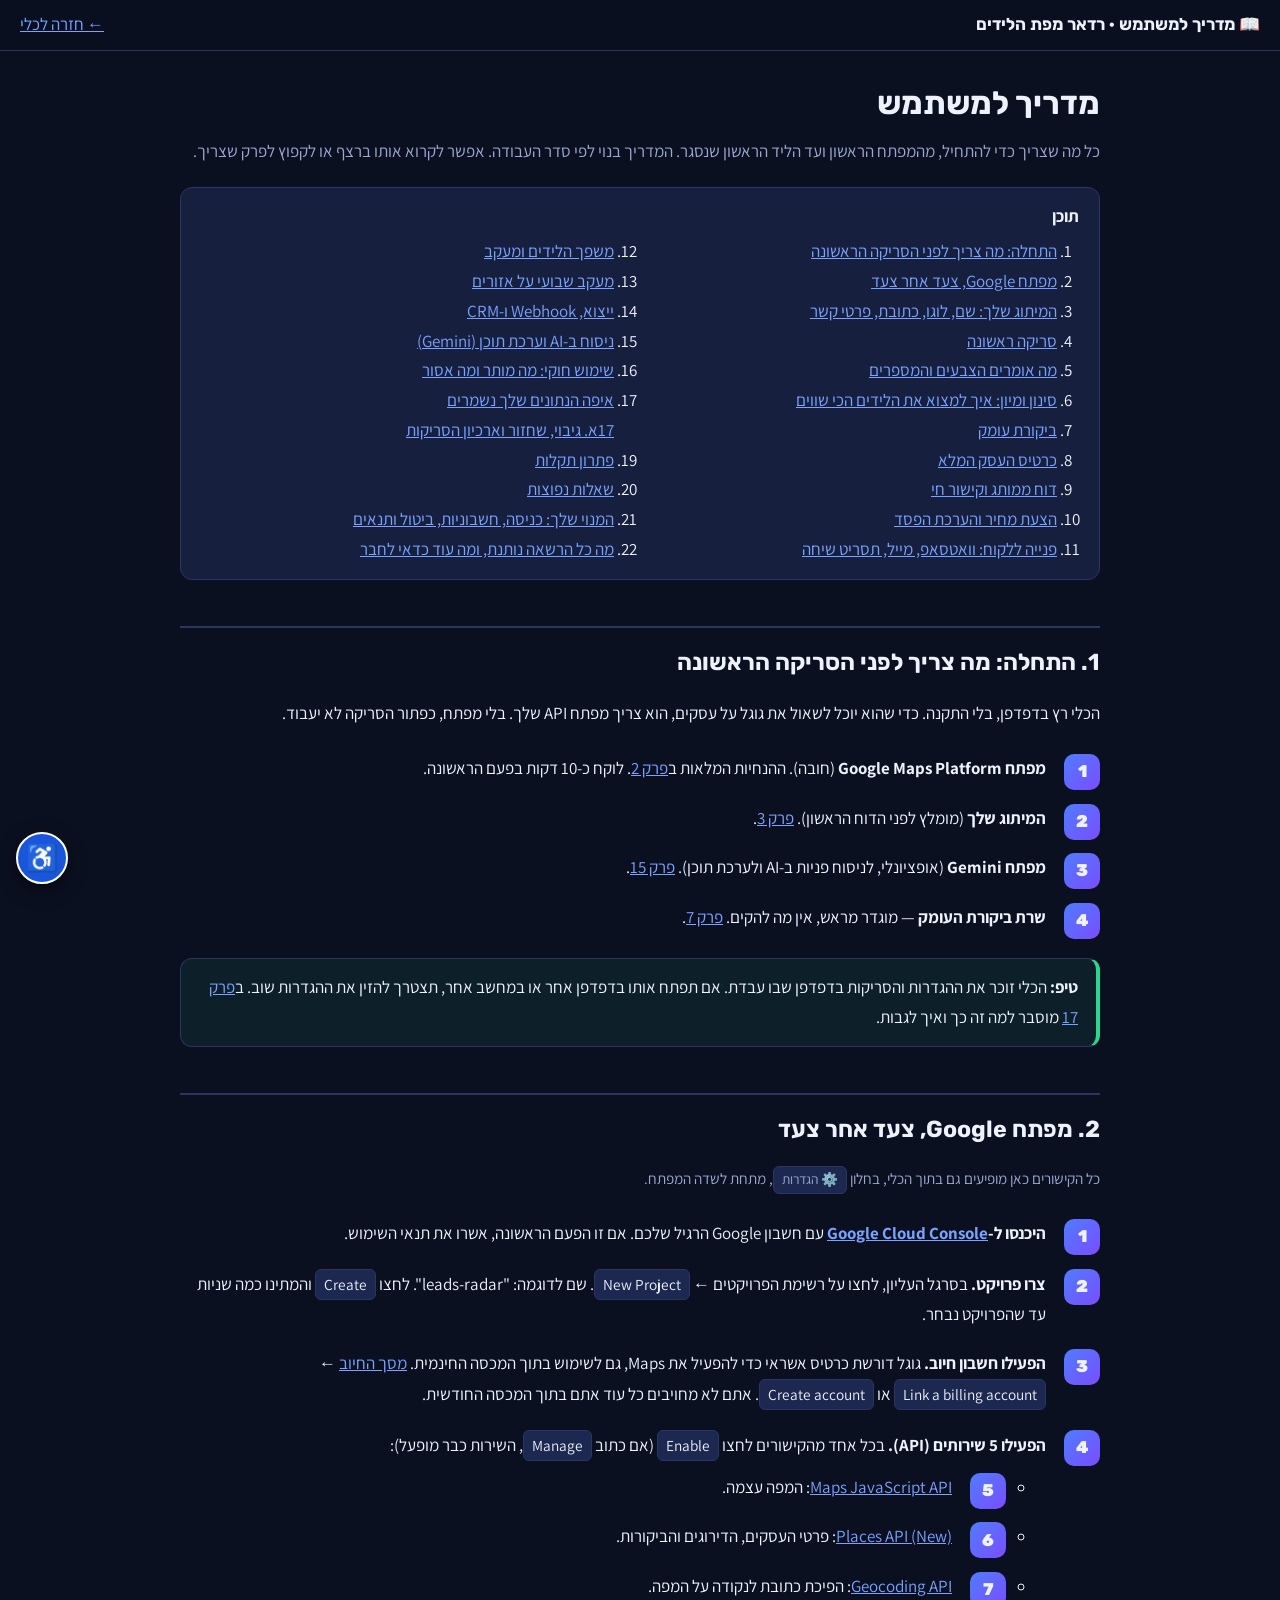
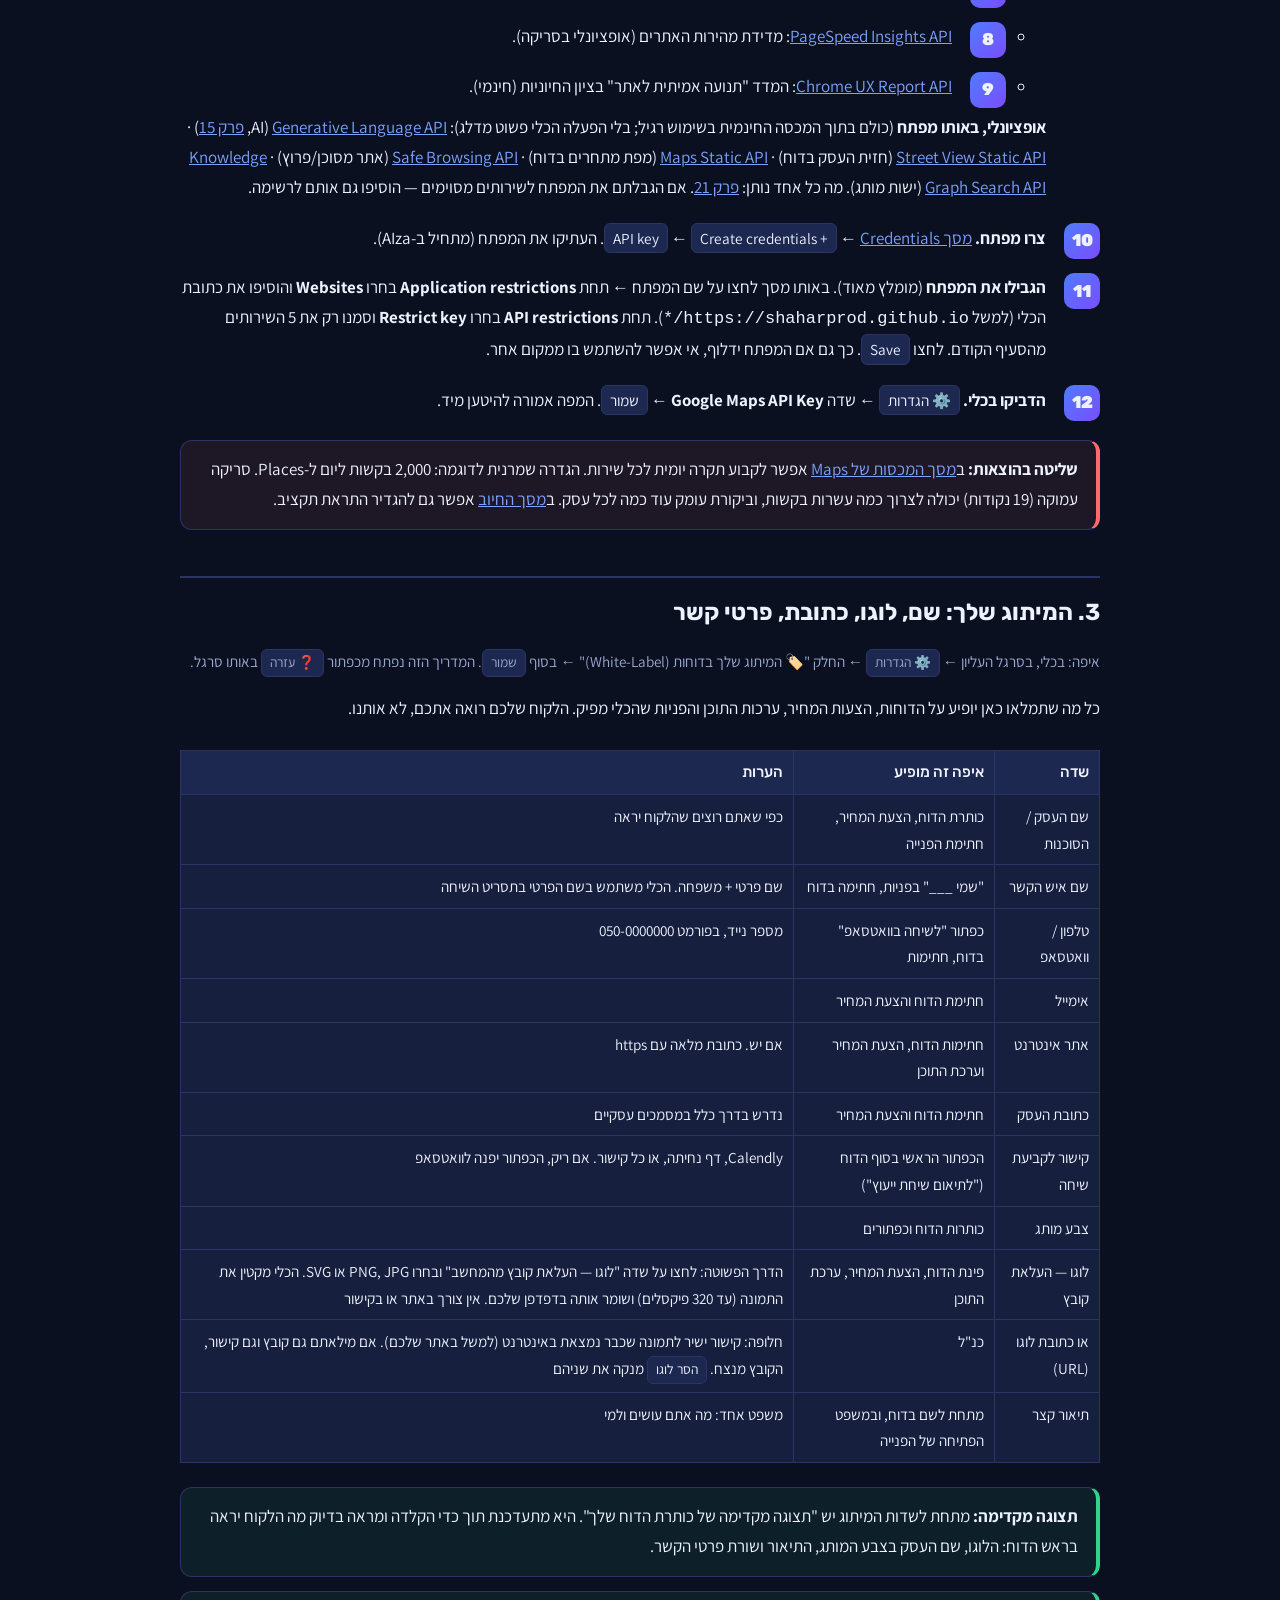
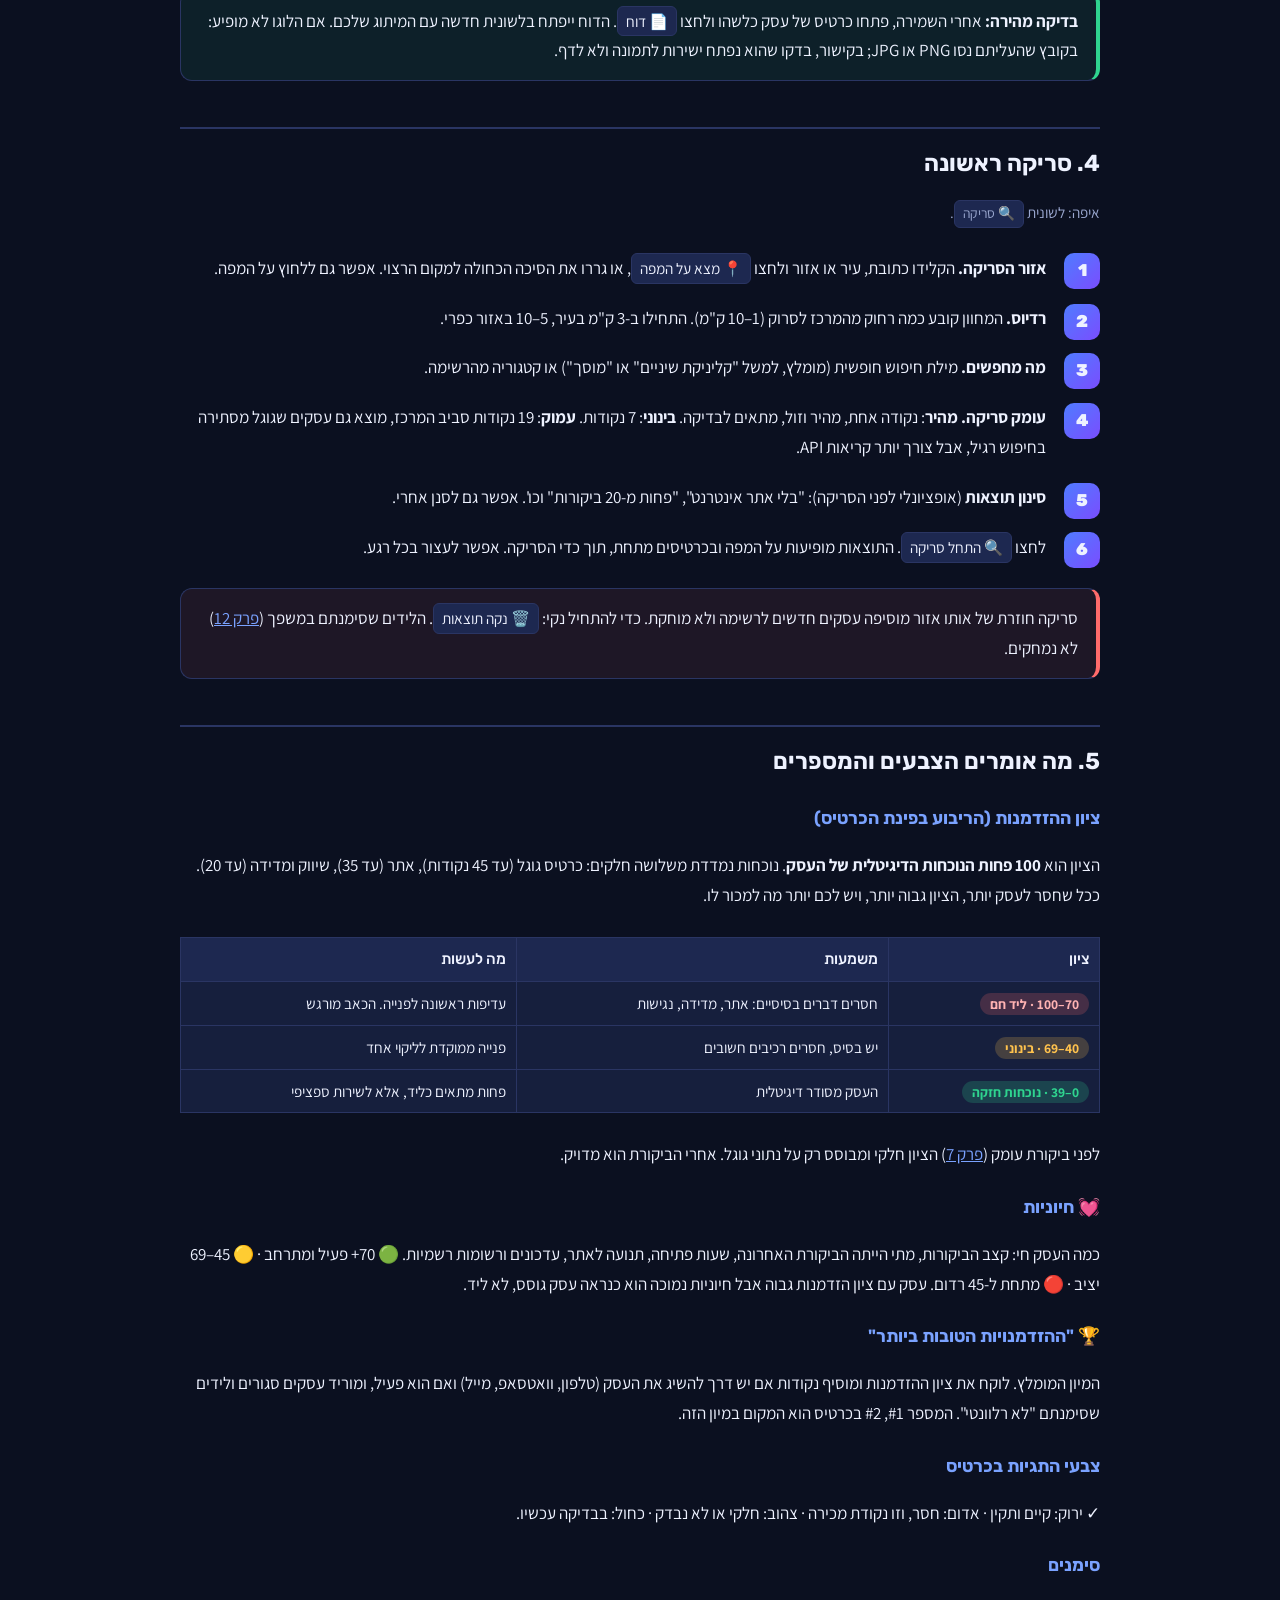
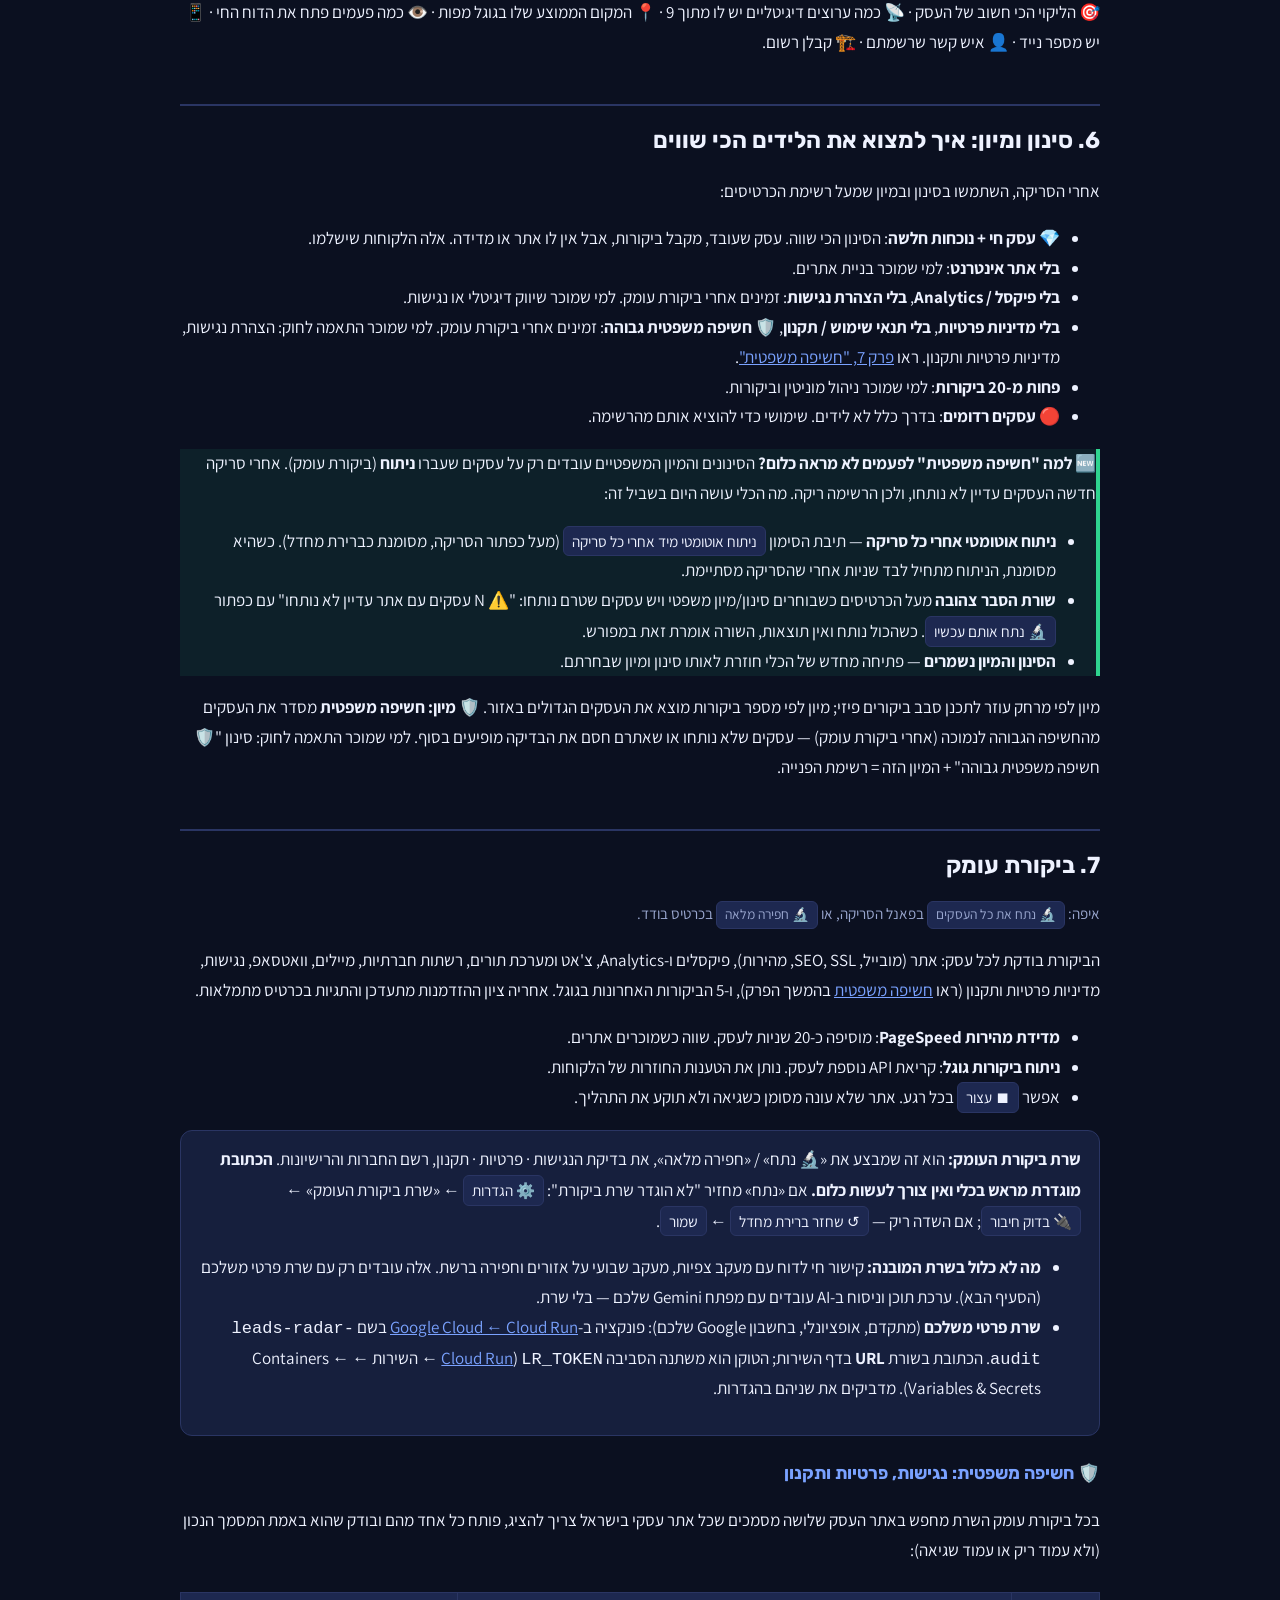
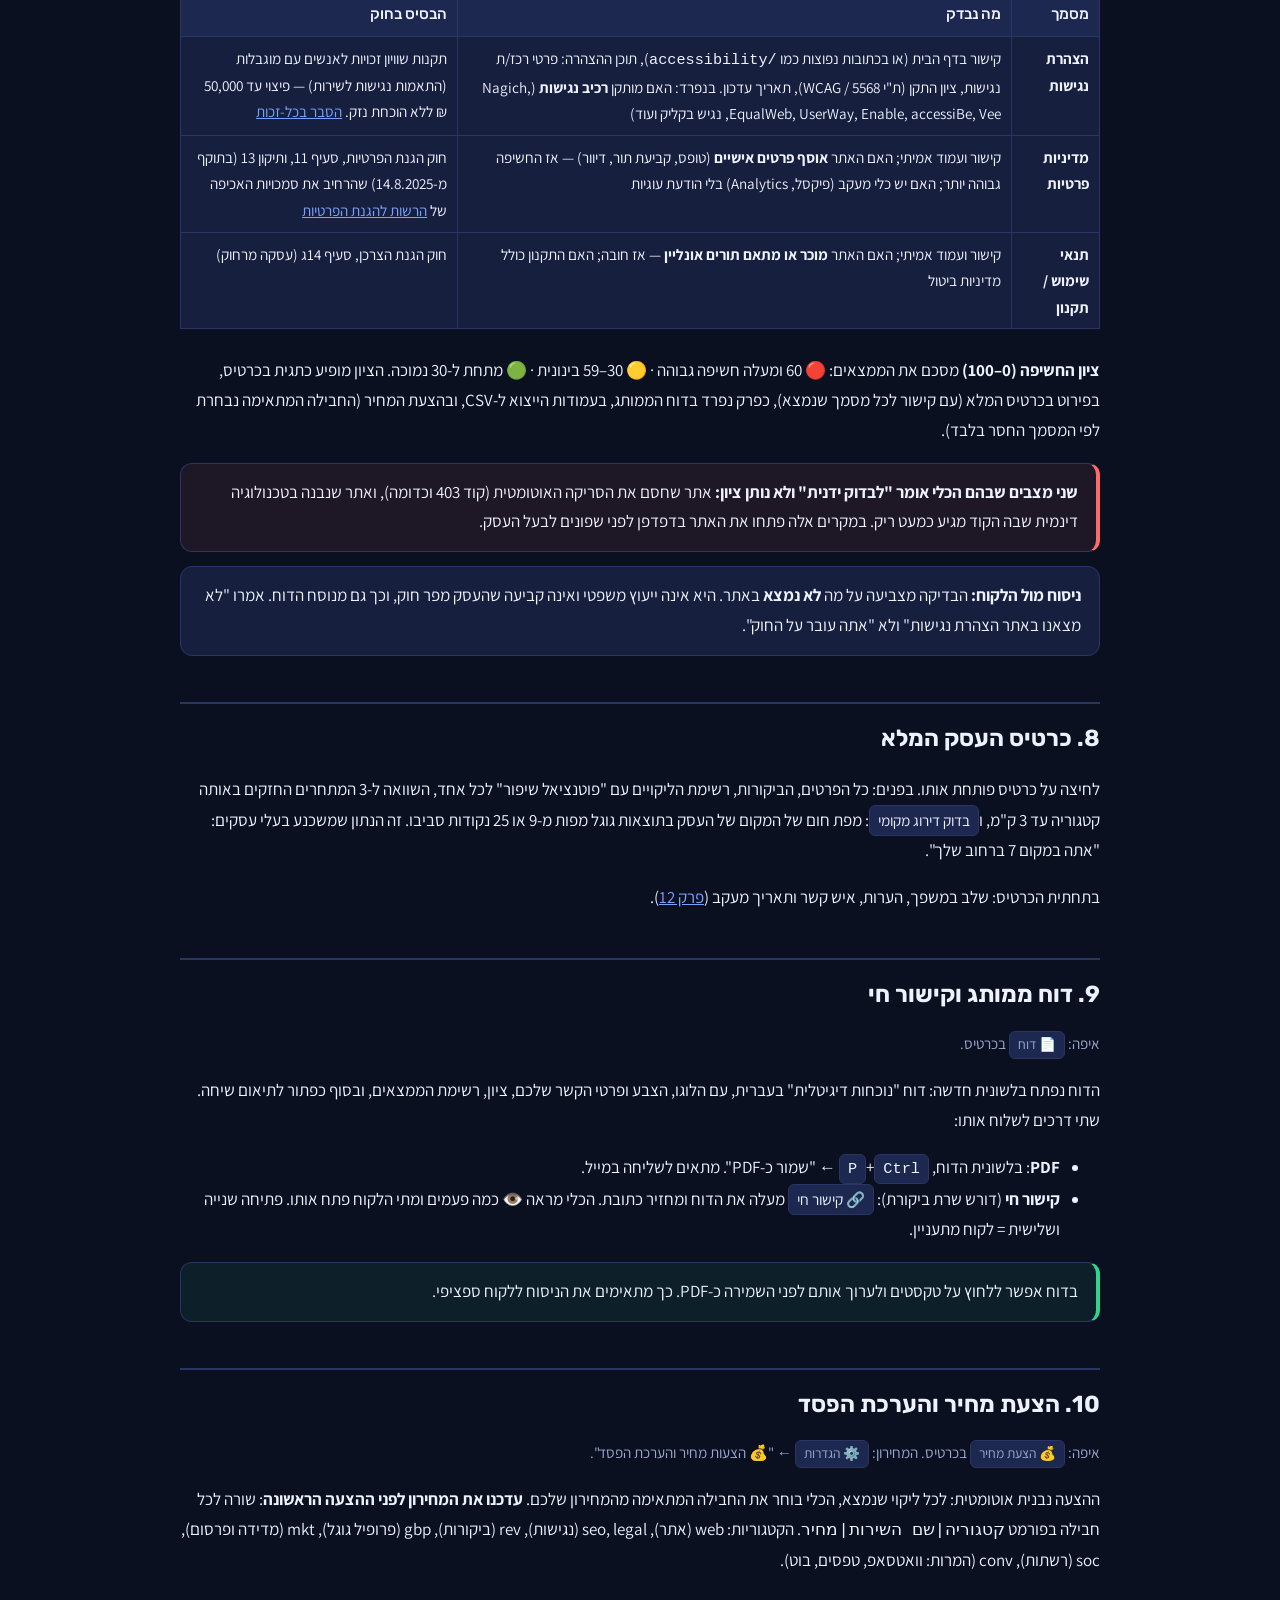
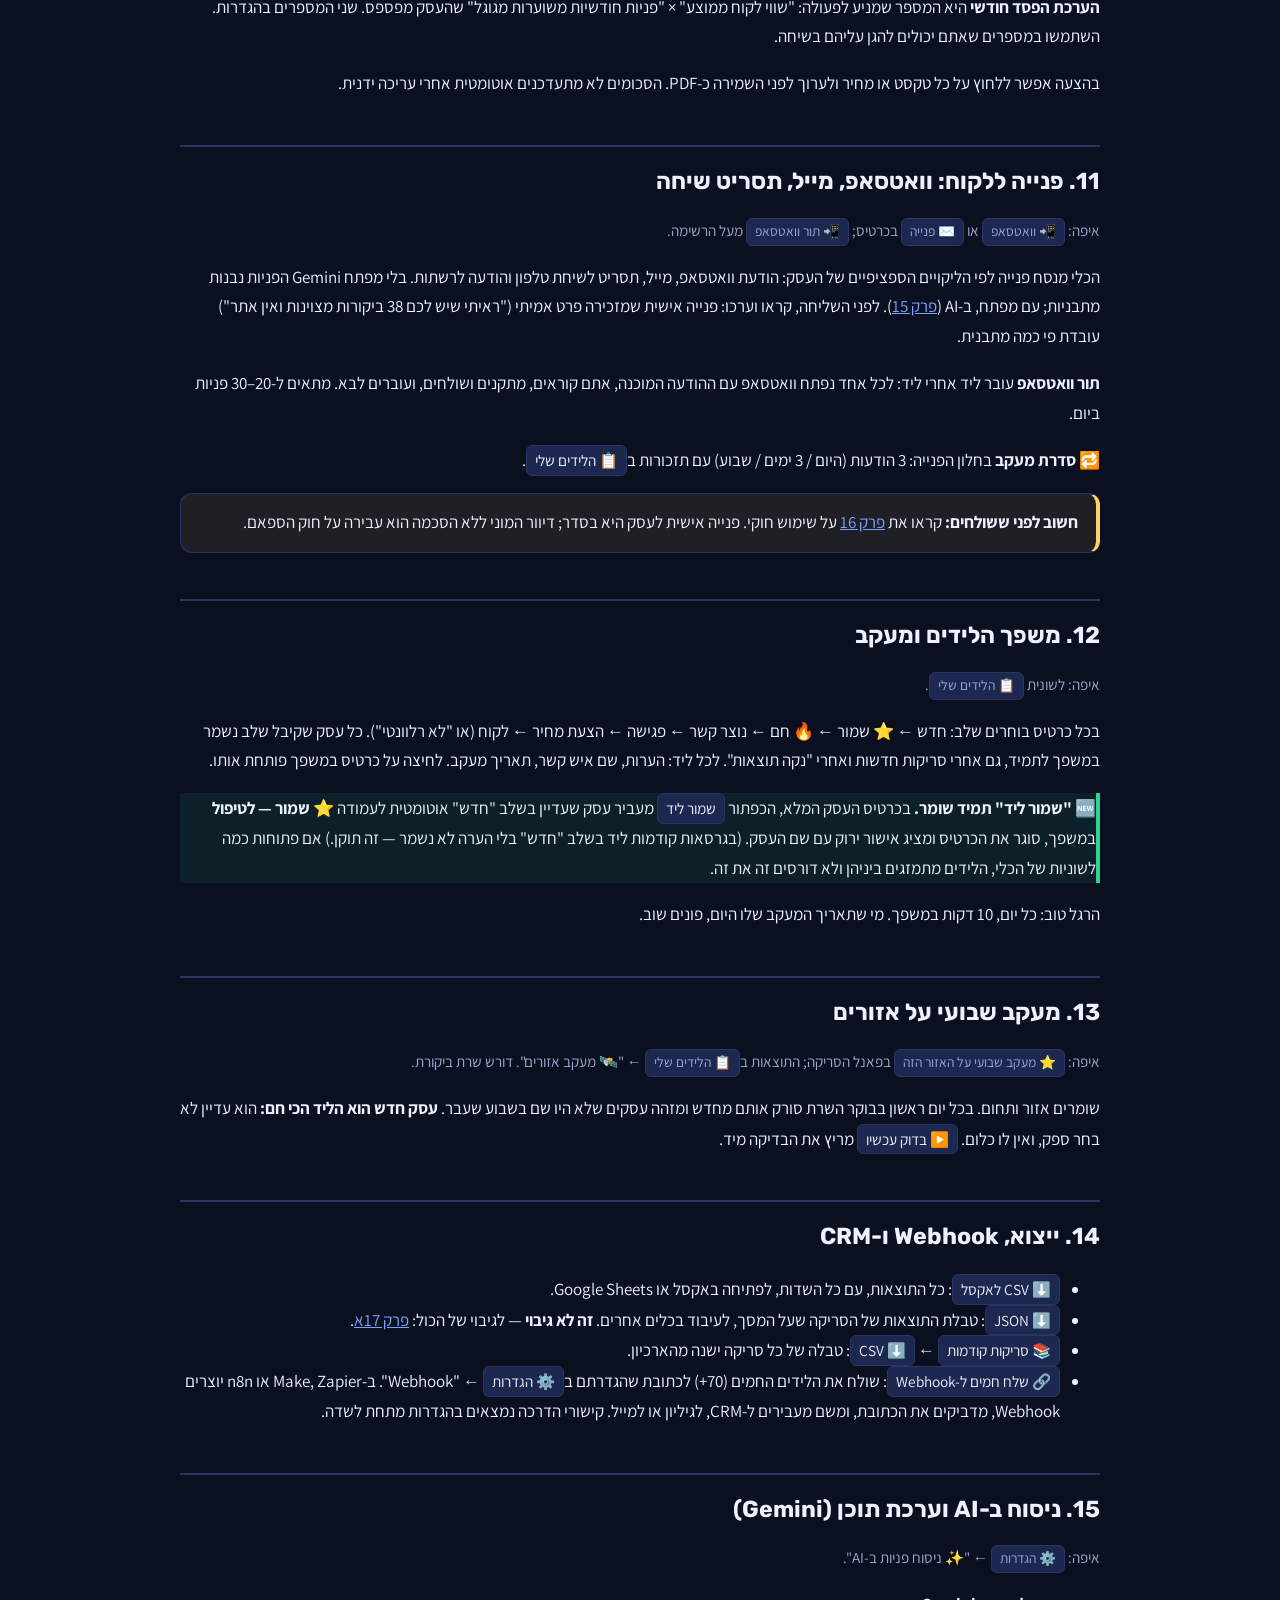
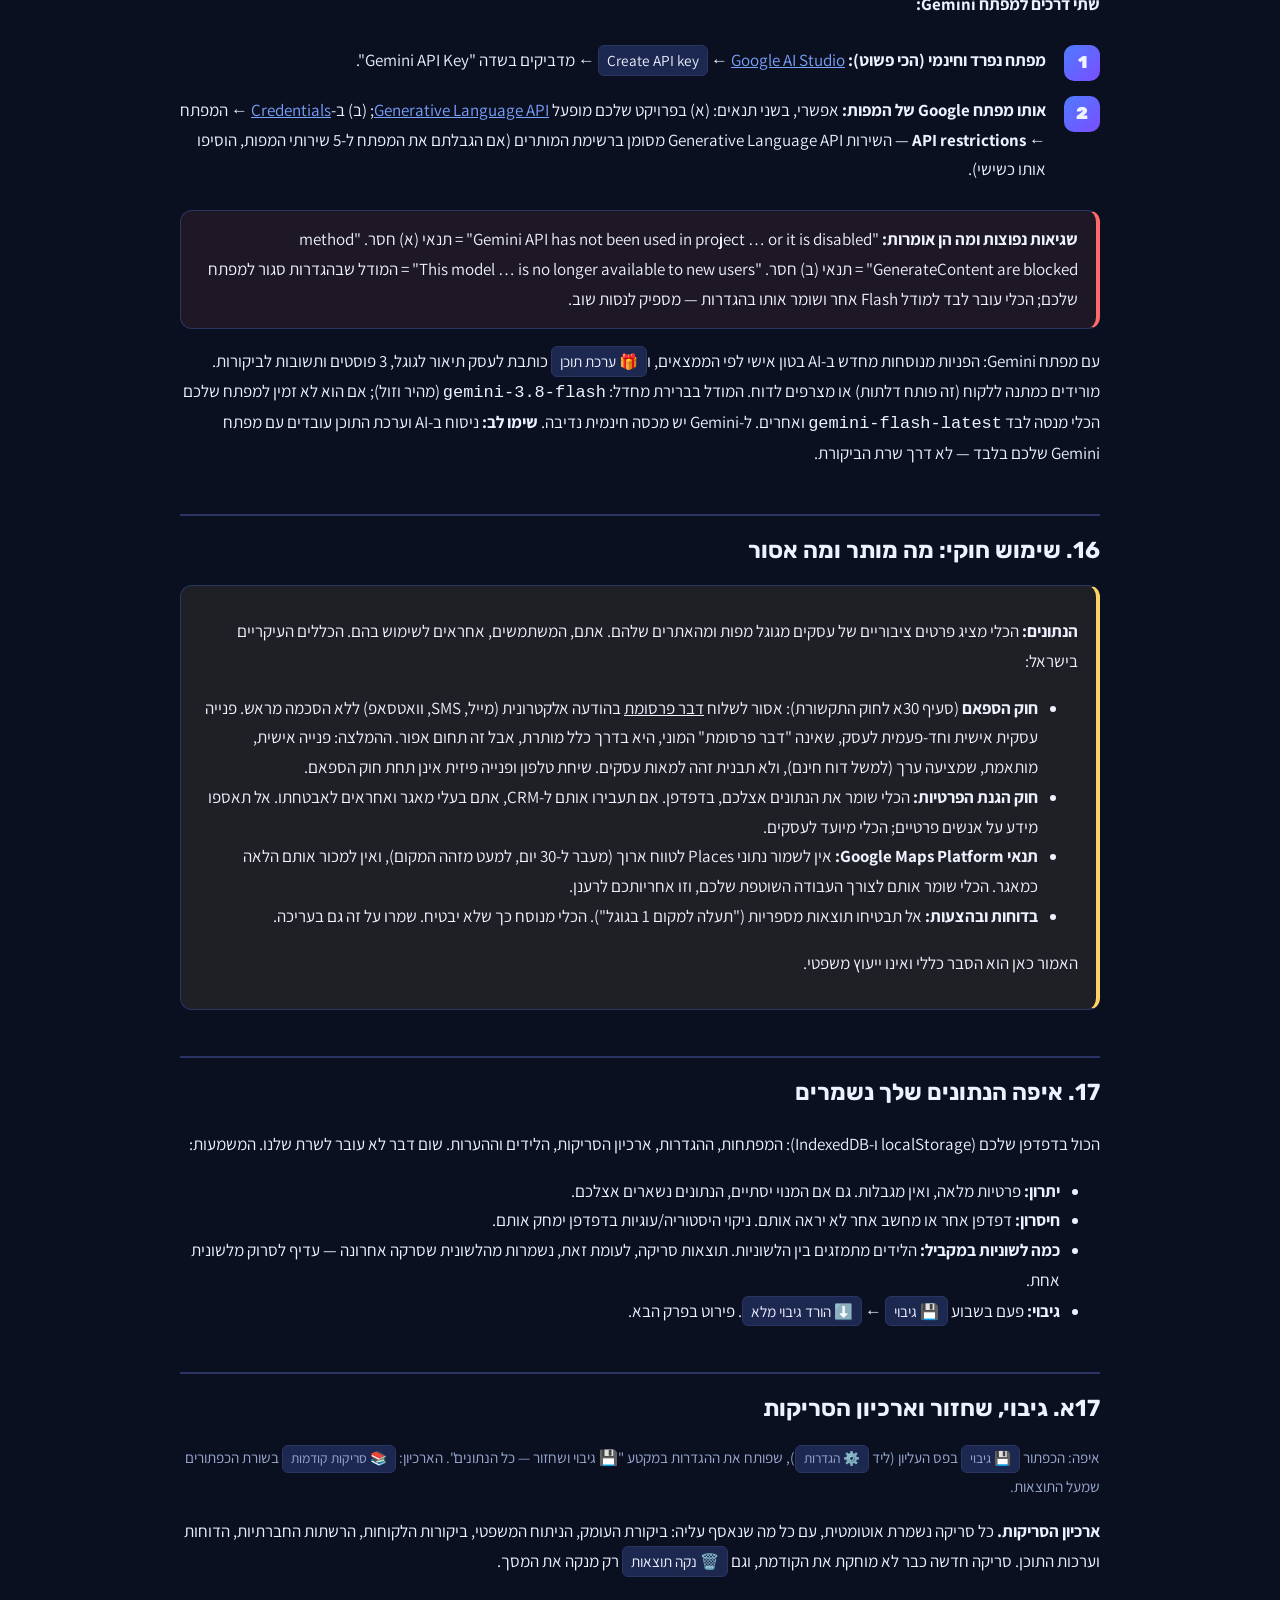
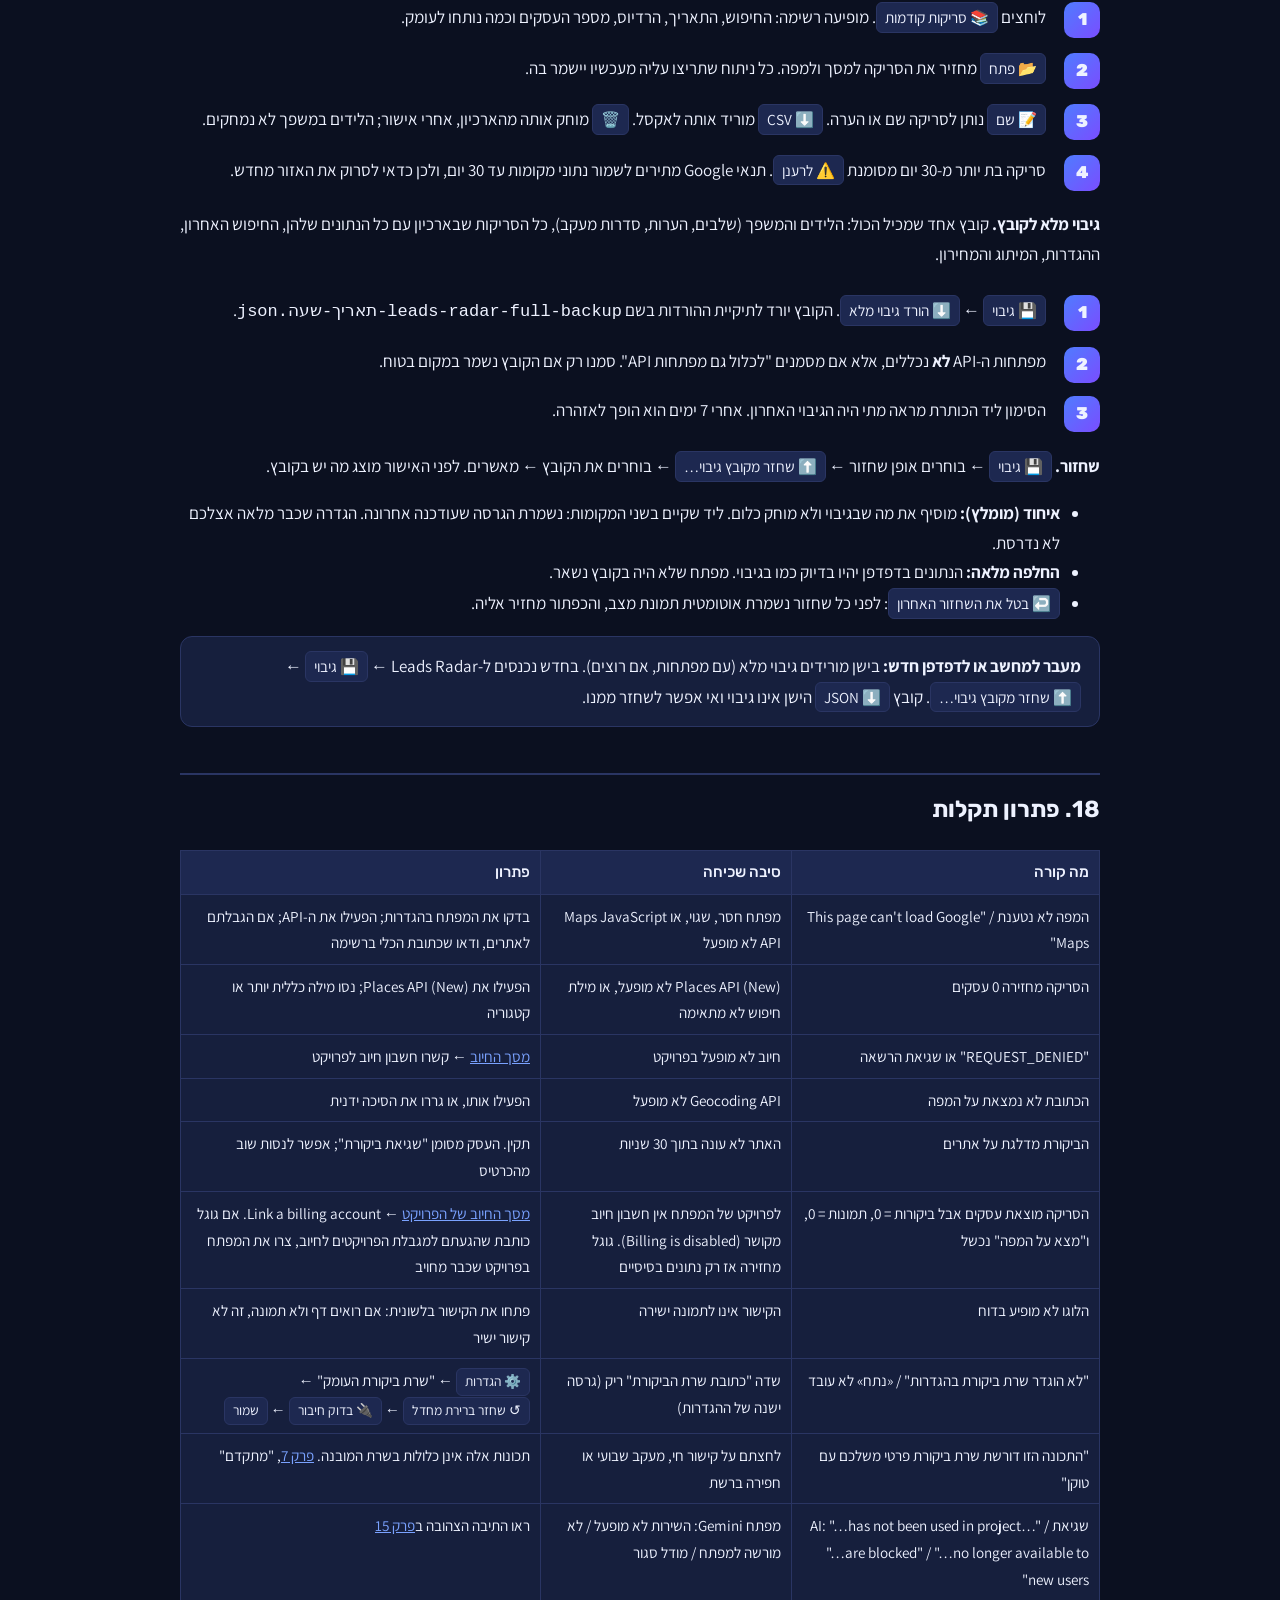
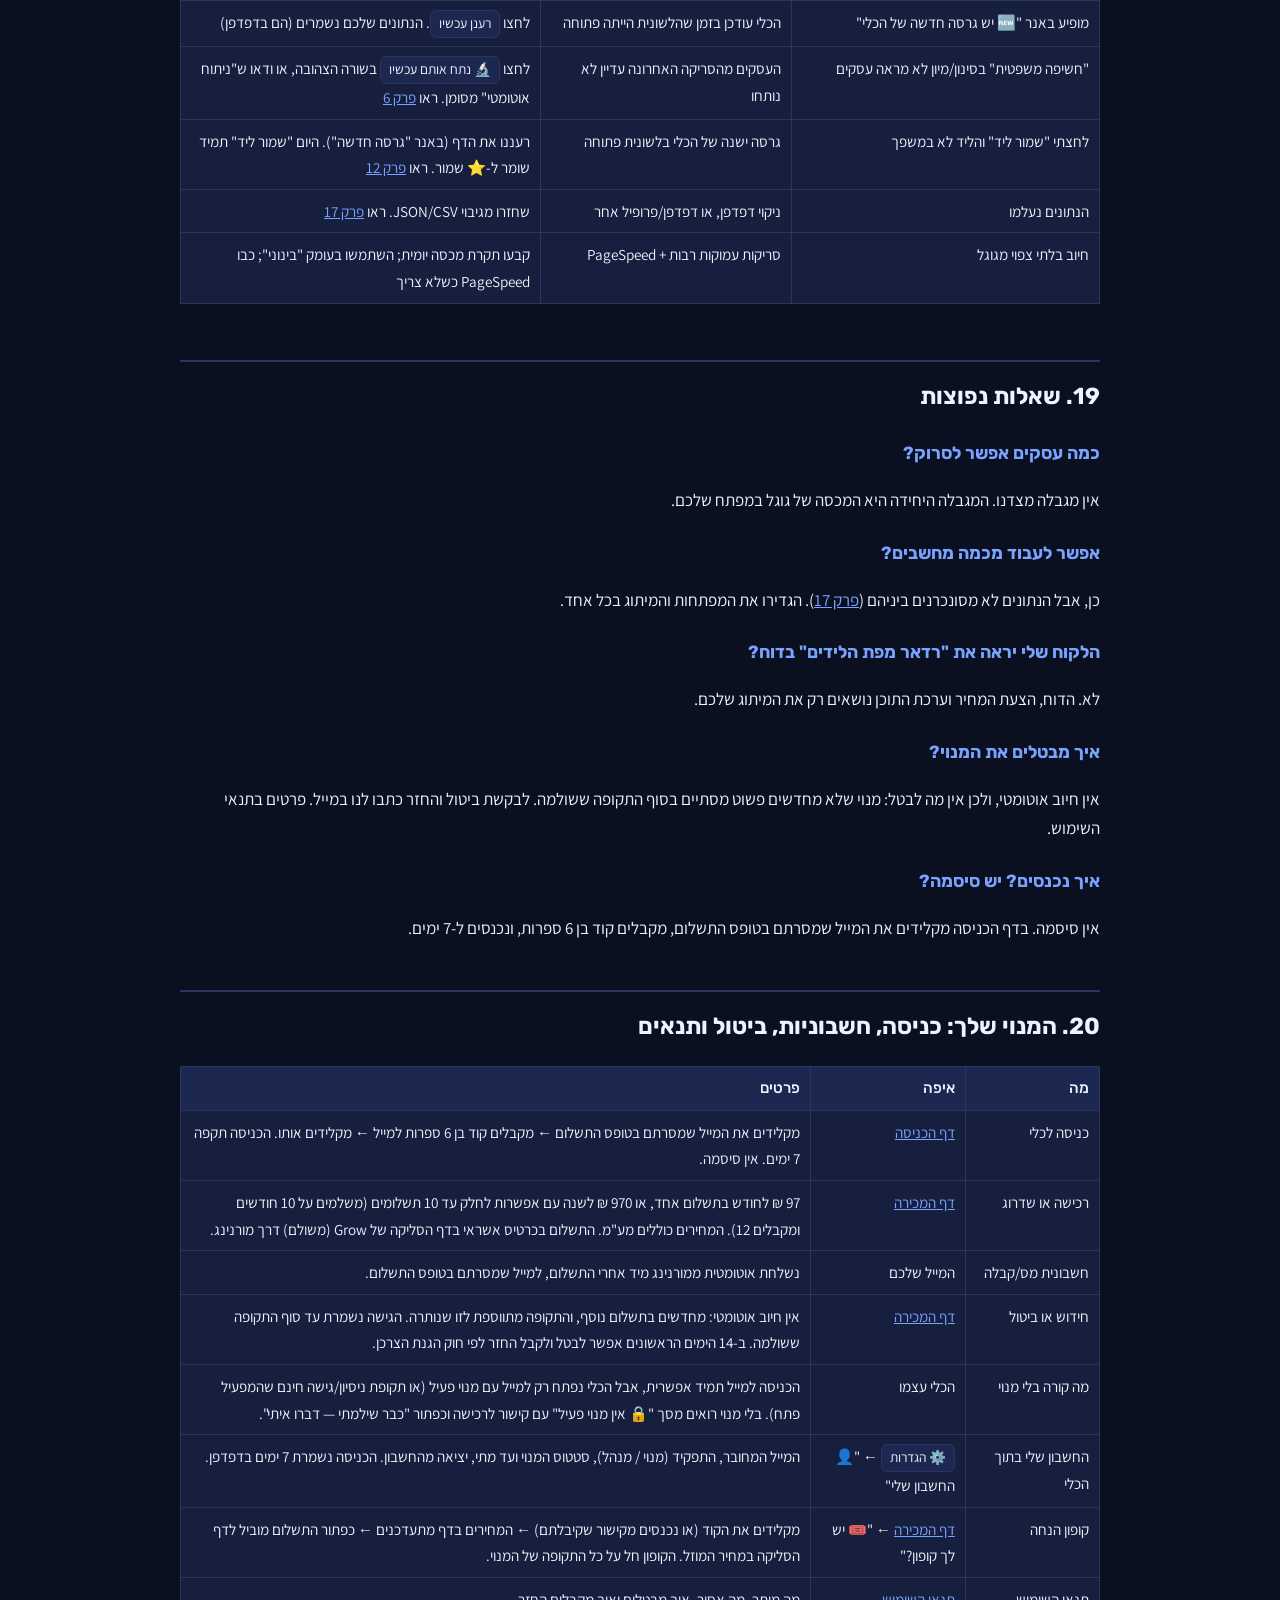
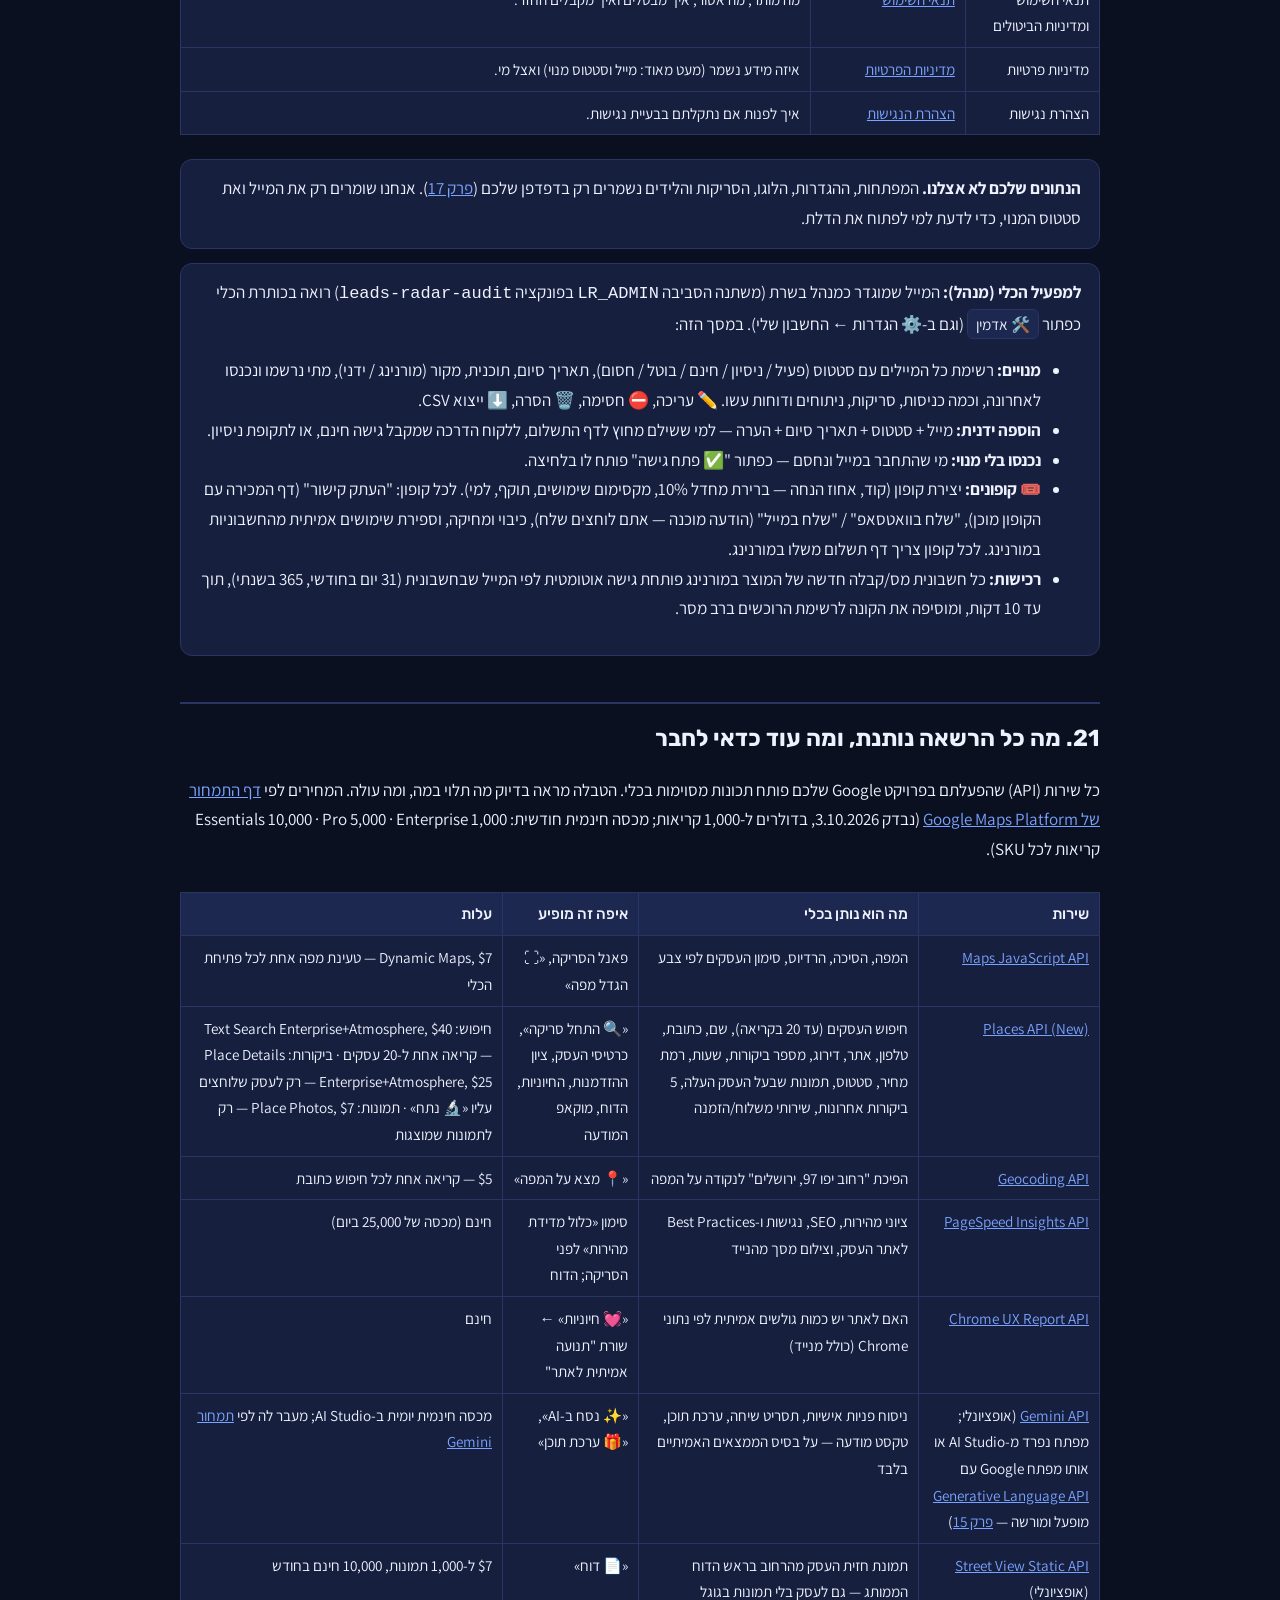
<file: help.html>
<!DOCTYPE html>
<html lang="he" dir="rtl">
<head>
<meta charset="UTF-8">
<meta name="viewport" content="width=device-width, initial-scale=1">
<title>מדריך למשתמש — רדאר מפת הלידים</title>
<link href="https://fonts.googleapis.com/css2?family=Rubik:wght@500;700;900&family=Assistant:wght@400;600;700&display=swap" rel="stylesheet">
<style>
:root{--bg:#0b1020;--bg2:#121935;--card:#161f3d;--card2:#1d2850;--line:#2a3563;--txt:#eef2ff;--mut:#9aa7cf;--acc:#4f7cff;--acc2:#7aa2ff;--good:#2fd48f;--warn:#ffc24d;--bad:#ff6b6b;--gold:#ffd166}
*{box-sizing:border-box}html{scroll-behavior:smooth}
body{margin:0;background:var(--bg);color:var(--txt);font-family:"Assistant","Segoe UI",Arial,sans-serif;font-size:17px;line-height:1.75}
a{color:var(--acc2)}
.wrap{max-width:960px;margin:0 auto;padding:24px 20px 80px}
h1{font-family:"Rubik";font-size:2rem;margin:0 0 6px}
h2{font-family:"Rubik";font-size:1.45rem;margin:46px 0 10px;padding-top:14px;border-top:2px solid var(--line)}
h3{font-family:"Rubik";font-size:1.1rem;margin:22px 0 6px;color:var(--acc2)}
.sub{color:var(--mut);margin:0 0 18px}
nav.toc{background:var(--card);border:1px solid var(--line);border-radius:12px;padding:14px 20px;margin:20px 0 10px}
nav.toc ol{margin:6px 0 0;padding-inline-start:22px;columns:2;column-gap:30px}
nav.toc li{break-inside:avoid}
.box{background:var(--card);border:1px solid var(--line);border-radius:12px;padding:14px 18px;margin:14px 0}
.tip{border-inline-start:4px solid var(--good);background:rgba(47,212,143,.08)}
.warn{border-inline-start:4px solid var(--bad);background:rgba(255,107,107,.08)}
.law{border-inline-start:4px solid var(--gold);background:rgba(255,209,102,.08)}
kbd,.btn{display:inline-block;padding:1px 8px;border:1px solid var(--line);border-radius:6px;background:var(--card2);font-size:.9em;white-space:nowrap}
.where{color:var(--mut);font-size:.95rem}
table{width:100%;border-collapse:collapse;background:var(--card);font-size:.95rem;margin:10px 0}
th,td{border:1px solid var(--line);padding:8px 10px;text-align:right;vertical-align:top}
th{background:var(--card2);font-family:"Rubik";font-weight:500}
.scroll{overflow-x:auto}
.pill{padding:2px 10px;border-radius:999px;font-size:.85rem;font-weight:700}
.pill.r{background:rgba(255,107,107,.2);color:#ffb3b3}.pill.y{background:rgba(255,194,77,.2);color:var(--warn)}.pill.g{background:rgba(47,212,143,.2);color:var(--good)}
ol.steps{counter-reset:s;list-style:none;padding:0}
ol.steps li{position:relative;padding:8px 54px 8px 0;margin:4px 0}
ol.steps li::before{counter-increment:s;content:counter(s);position:absolute;right:0;top:8px;width:36px;height:36px;border-radius:10px;background:linear-gradient(135deg,#4f7cff,#7a4dff);display:grid;place-items:center;font-family:"Rubik";font-weight:900}
.top{position:sticky;top:0;background:rgba(11,16,32,.9);backdrop-filter:blur(8px);border-bottom:1px solid var(--line);padding:10px 20px;display:flex;justify-content:space-between;align-items:center;z-index:5}
.top b{font-family:"Rubik"}
@media (max-width:600px){nav.toc ol{columns:1}}
@media print{body{background:#fff;color:#111}.top{display:none}.box{border:1px solid #ccc}}
</style>
</head>
<body>
<!-- ===== נגישות: תפריט נגישות צף (עצמאי, בלי צד שלישי), קישור דילוג, תוויות אוטומטיות ===== -->
<style id="lrA11yCss">
.lr-skip{position:absolute;top:-60px;right:12px;z-index:10000;background:#4f7cff;color:#fff;padding:10px 16px;border-radius:0 0 10px 10px;font-weight:700;text-decoration:none}
.lr-skip:focus{top:0;outline:3px solid #ffd166}
#lrA11yBtn{position:fixed;bottom:16px;left:16px;z-index:9998;width:52px;height:52px;border-radius:50%;border:2px solid #fff;background:#1a56db;color:#fff;font-size:26px;cursor:pointer;box-shadow:0 6px 20px rgba(0,0,0,.45);display:flex;align-items:center;justify-content:center}
#lrA11yBtn:focus-visible{outline:3px solid #ffd166;outline-offset:2px}
#lrA11yMenu{position:fixed;bottom:76px;left:16px;z-index:9999;width:270px;background:#fff;color:#111;border-radius:14px;box-shadow:0 12px 40px rgba(0,0,0,.5);padding:12px;font-size:14px;direction:rtl;font-family:inherit}
#lrA11yMenu[hidden]{display:none}
#lrA11yMenu h2{margin:0 0 8px;font-size:16px;color:#1a56db}
#lrA11yMenu button{display:block;width:100%;text-align:right;margin:4px 0;padding:9px 10px;border:1px solid #cfd6e6;border-radius:8px;background:#f6f8fc;color:#111;font:inherit;cursor:pointer}
#lrA11yMenu button[aria-pressed="true"]{background:#1a56db;color:#fff;border-color:#1a56db}
#lrA11yMenu button:focus-visible{outline:3px solid #ffd166}
#lrA11yMenu a{display:block;margin-top:8px;font-size:12.5px;color:#1a56db}
html.lr-a11y-big{font-size:118%}html.lr-a11y-bigger{font-size:136%}
html.lr-a11y-contrast, html.lr-a11y-contrast body{background:#000!important;color:#fff!important}
html.lr-a11y-contrast *{background-color:#000!important;color:#fff!important;border-color:#fff!important;box-shadow:none!important;text-shadow:none!important}
html.lr-a11y-contrast a, html.lr-a11y-contrast button{color:#ffe400!important;text-decoration:underline}
html.lr-a11y-contrast img, html.lr-a11y-contrast svg{filter:contrast(1.2)}
html.lr-a11y-links a{text-decoration:underline!important;outline:1px dashed currentColor;outline-offset:2px}
html.lr-a11y-font, html.lr-a11y-font *{font-family:Arial,Helvetica,sans-serif!important;letter-spacing:.02em}
html.lr-a11y-still *, html.lr-a11y-still *::before, html.lr-a11y-still *::after{animation:none!important;transition:none!important}
html.lr-a11y-cursor, html.lr-a11y-cursor *{cursor:url("data:image/svg+xml;utf8,<svg xmlns='http://www.w3.org/2000/svg' width='48' height='48'><path d='M6 4 L6 40 L15 31 L21 44 L27 41 L21 29 L34 29 Z' fill='black' stroke='white' stroke-width='2'/></svg>") 6 4, auto!important}
html.lr-a11y-focus *:focus{outline:4px solid #ff8c00!important;outline-offset:2px!important}
@media print{#lrA11yBtn,#lrA11yMenu{display:none!important}}
</style>
<a href="#lrMain" class="lr-skip">דילוג לתוכן הראשי</a>
<button id="lrA11yBtn" type="button" aria-label="תפריט נגישות" aria-haspopup="true" aria-expanded="false" aria-controls="lrA11yMenu" title="נגישות">♿</button>
<div id="lrA11yMenu" role="dialog" aria-label="תפריט נגישות" hidden>
  <h2>♿ נגישות</h2>
  <button type="button" data-a11y="big" aria-pressed="false">🔠 הגדלת טקסט</button>
  <button type="button" data-a11y="bigger" aria-pressed="false">🔠 הגדלת טקסט נוספת</button>
  <button type="button" data-a11y="contrast" aria-pressed="false">🌓 ניגודיות גבוהה</button>
  <button type="button" data-a11y="links" aria-pressed="false">🔗 הדגשת קישורים</button>
  <button type="button" data-a11y="font" aria-pressed="false">🅰️ גופן קריא</button>
  <button type="button" data-a11y="still" aria-pressed="false">⏸️ עצירת אנימציות</button>
  <button type="button" data-a11y="cursor" aria-pressed="false">🖱️ סמן גדול</button>
  <button type="button" data-a11y="focus" aria-pressed="false">⌨️ הדגשת מיקוד מקלדת</button>
  <button type="button" data-a11y="reset">↺ איפוס</button>
  <a href="legal/accessibility.html" target="_blank" rel="noopener">הצהרת הנגישות של האתר</a>
  <a href="mailto:shaharprod@gmail.com?subject=נגישות - Leads Radar">דיווח על בעיית נגישות</a>
</div>
<script>
(function(){
  const KEY='lr_a11y'; const html=document.documentElement; const btn=document.getElementById('lrA11yBtn'); const menu=document.getElementById('lrA11yMenu');
  const all=['big','bigger','contrast','links','font','still','cursor','focus'];
  let st={}; try{ st=JSON.parse(localStorage.getItem(KEY)||'{}'); }catch(e){}
  const apply=()=>{ all.forEach(k=>{ html.classList.toggle('lr-a11y-'+k, !!st[k]); const b=menu.querySelector('[data-a11y="'+k+'"]'); if(b) b.setAttribute('aria-pressed', st[k]?'true':'false'); }); try{ localStorage.setItem(KEY, JSON.stringify(st)); }catch(e){} };
  apply();
  const open=o=>{ menu.hidden=!o; btn.setAttribute('aria-expanded', o?'true':'false'); if(o) menu.querySelector('button').focus(); else btn.focus(); };
  btn.addEventListener('click',()=>open(menu.hidden));
  menu.addEventListener('click',e=>{ const b=e.target.closest('[data-a11y]'); if(!b) return; const k=b.dataset.a11y;
    if(k==='reset'){ st={}; } else if(k==='big'){ st.big=!st.big; if(st.big) st.bigger=false; } else if(k==='bigger'){ st.bigger=!st.bigger; if(st.bigger) st.big=false; } else st[k]=!st[k]; apply(); });
  document.addEventListener('keydown',e=>{ if(e.key==='Escape' && !menu.hidden) open(false); });
  document.addEventListener('click',e=>{ if(!menu.hidden && !menu.contains(e.target) && e.target!==btn) open(false); });
  // תוויות אוטומטיות: שדה בלי label/aria-label מקבל aria-label מה-label שלפניו או מה-placeholder
  const labelFor=new Set([...document.querySelectorAll('label[for]')].map(l=>l.getAttribute('for')));
  const fix=root=>{ (root.querySelectorAll?root:document).querySelectorAll('input:not([type=hidden]),select,textarea').forEach(el=>{
    if(el.getAttribute('aria-label')||el.getAttribute('aria-labelledby')||(el.id&&labelFor.has(el.id))||el.closest('label')) return;
    let t=''; let p=el.previousElementSibling; while(p&&!t){ if(p.tagName==='LABEL') t=p.textContent.trim(); p=p.previousElementSibling; }
    if(!t){ const row=el.parentElement; const l=row&&row.querySelector('label'); if(l) t=l.textContent.trim(); }
    if(!t) t=el.getAttribute('placeholder')||el.getAttribute('title')||'';
    if(t) el.setAttribute('aria-label', t.replace(/\s+/g,' ').slice(0,120)); }); };
  fix(document); new MutationObserver(ms=>ms.forEach(m=>m.addedNodes.forEach(n=>{ if(n.nodeType===1) fix(n); }))).observe(document.body,{childList:true,subtree:true});
  // iframes בלי title
  document.querySelectorAll('iframe:not([title])').forEach(f=>f.setAttribute('title','תוכן משובץ'));
})();
</script>
<!-- ===== סוף נגישות ===== -->

<span id="lrMain" tabindex="-1"></span><div class="top"><b>📖 מדריך למשתמש · רדאר מפת הלידים</b><a href="./" target="_top">← חזרה לכלי</a></div>
<div class="wrap">
<h1>מדריך למשתמש</h1>
<p class="sub">כל מה שצריך כדי להתחיל, מהמפתח הראשון ועד הליד הראשון שנסגר. המדריך בנוי לפי סדר העבודה. אפשר לקרוא אותו ברצף או לקפוץ לפרק שצריך.</p>

<nav class="toc"><strong>תוכן</strong><ol>
<li><a href="#start">התחלה: מה צריך לפני הסריקה הראשונה</a></li>
<li><a href="#keys">מפתח Google, צעד אחר צעד</a></li>
<li><a href="#brand">המיתוג שלך: שם, לוגו, כתובת, פרטי קשר</a></li>
<li><a href="#scan">סריקה ראשונה</a></li>
<li><a href="#legend">מה אומרים הצבעים והמספרים</a></li>
<li><a href="#filters">סינון ומיון: איך למצוא את הלידים הכי שווים</a></li>
<li><a href="#audit">ביקורת עומק</a></li>
<li><a href="#card">כרטיס העסק המלא</a></li>
<li><a href="#report">דוח ממותג וקישור חי</a></li>
<li><a href="#quote">הצעת מחיר והערכת הפסד</a></li>
<li><a href="#outreach">פנייה ללקוח: וואטסאפ, מייל, תסריט שיחה</a></li>
<li><a href="#funnel">משפך הלידים ומעקב</a></li>
<li><a href="#weekly">מעקב שבועי על אזורים</a></li>
<li><a href="#export">ייצוא, Webhook ו-CRM</a></li>
<li><a href="#ai">ניסוח ב-AI וערכת תוכן (Gemini)</a></li>
<li><a href="#law">שימוש חוקי: מה מותר ומה אסור</a></li>
<li><a href="#data">איפה הנתונים שלך נשמרים</a></li>
<li style="list-style:none"><a href="#backup">17א. גיבוי, שחזור וארכיון הסריקות</a></li>
<li><a href="#trouble">פתרון תקלות</a></li>
<li><a href="#faq">שאלות נפוצות</a></li>
<li><a href="#account">המנוי שלך: כניסה, חשבוניות, ביטול ותנאים</a></li>
<li><a href="#apis">מה כל הרשאה נותנת, ומה עוד כדאי לחבר</a></li>
</ol></nav>

<h2 id="start">1. התחלה: מה צריך לפני הסריקה הראשונה</h2>
<p>הכלי רץ בדפדפן, בלי התקנה. כדי שהוא יוכל לשאול את גוגל על עסקים, הוא צריך מפתח API שלך. בלי מפתח, כפתור הסריקה לא יעבוד.</p>
<ol class="steps">
<li><b>מפתח Google Maps Platform</b> (חובה). ההנחיות המלאות ב<a href="#keys">פרק 2</a>. לוקח כ-10 דקות בפעם הראשונה.</li>
<li><b>המיתוג שלך</b> (מומלץ לפני הדוח הראשון). <a href="#brand">פרק 3</a>.</li>
<li><b>מפתח Gemini</b> (אופציונלי, לניסוח פניות ב-AI ולערכת תוכן). <a href="#ai">פרק 15</a>.</li>
<li><b>שרת ביקורת העומק</b> — מוגדר מראש, אין מה להקים. <a href="#audit">פרק 7</a>.</li>
</ol>
<div class="box tip"><b>טיפ:</b> הכלי זוכר את ההגדרות והסריקות בדפדפן שבו עבדת. אם תפתח אותו בדפדפן אחר או במחשב אחר, תצטרך להזין את ההגדרות שוב. ב<a href="#data">פרק 17</a> מוסבר למה זה כך ואיך לגבות.</div>

<h2 id="keys">2. מפתח Google, צעד אחר צעד</h2>
<p class="where">כל הקישורים כאן מופיעים גם בתוך הכלי, בחלון <span class="btn">⚙️ הגדרות</span>, מתחת לשדה המפתח.</p>
<ol class="steps">
<li><b>היכנסו ל-<a href="https://console.cloud.google.com/" target="_blank" rel="noopener">Google Cloud Console</a></b> עם חשבון Google הרגיל שלכם. אם זו הפעם הראשונה, אשרו את תנאי השימוש.</li>
<li><b>צרו פרויקט.</b> בסרגל העליון, לחצו על רשימת הפרויקטים ← <span class="btn">New Project</span>. שם לדוגמה: "leads-radar". לחצו <span class="btn">Create</span> והמתינו כמה שניות עד שהפרויקט נבחר.</li>
<li><b>הפעילו חשבון חיוב.</b> גוגל דורשת כרטיס אשראי כדי להפעיל את Maps, גם לשימוש בתוך המכסה החינמית. <a href="https://console.cloud.google.com/billing" target="_blank" rel="noopener">מסך החיוב</a> ← <span class="btn">Link a billing account</span> או <span class="btn">Create account</span>. אתם לא מחויבים כל עוד אתם בתוך המכסה החודשית.</li>
<li><b>הפעילו 5 שירותים (API).</b> בכל אחד מהקישורים לחצו <span class="btn">Enable</span> (אם כתוב <span class="btn">Manage</span>, השירות כבר מופעל):
  <ul>
  <li><a href="https://console.cloud.google.com/apis/library/maps-backend.googleapis.com" target="_blank" rel="noopener">Maps JavaScript API</a>: המפה עצמה.</li>
  <li><a href="https://console.cloud.google.com/apis/library/places.googleapis.com" target="_blank" rel="noopener">Places API (New)</a>: פרטי העסקים, הדירוגים והביקורות.</li>
  <li><a href="https://console.cloud.google.com/apis/library/geocoding-backend.googleapis.com" target="_blank" rel="noopener">Geocoding API</a>: הפיכת כתובת לנקודה על המפה.</li>
  <li><a href="https://console.cloud.google.com/apis/library/pagespeedonline.googleapis.com" target="_blank" rel="noopener">PageSpeed Insights API</a>: מדידת מהירות האתרים (אופציונלי בסריקה).</li>
  <li><a href="https://console.cloud.google.com/apis/library/chromeuxreport.googleapis.com" target="_blank" rel="noopener">Chrome UX Report API</a>: המדד "תנועה אמיתית לאתר" בציון החיוניות (חינמי).</li>
  </ul>
  <b>אופציונלי, באותו מפתח</b> (כולם בתוך המכסה החינמית בשימוש רגיל; בלי הפעלה הכלי פשוט מדלג): <a href="https://console.cloud.google.com/apis/library/generativelanguage.googleapis.com" target="_blank" rel="noopener">Generative Language API</a> (AI, <a href="#ai">פרק 15</a>) · <a href="https://console.cloud.google.com/apis/library/street-view-image-backend.googleapis.com" target="_blank" rel="noopener">Street View Static API</a> (חזית העסק בדוח) · <a href="https://console.cloud.google.com/apis/library/static-maps-backend.googleapis.com" target="_blank" rel="noopener">Maps Static API</a> (מפת מתחרים בדוח) · <a href="https://console.cloud.google.com/apis/library/safebrowsing.googleapis.com" target="_blank" rel="noopener">Safe Browsing API</a> (אתר מסוכן/פרוץ) · <a href="https://console.cloud.google.com/apis/library/kgsearch.googleapis.com" target="_blank" rel="noopener">Knowledge Graph Search API</a> (ישות מותג). מה כל אחד נותן: <a href="#apis">פרק 21</a>. אם הגבלתם את המפתח לשירותים מסוימים — הוסיפו גם אותם לרשימה.</li>
<li><b>צרו מפתח.</b> <a href="https://console.cloud.google.com/apis/credentials" target="_blank" rel="noopener">מסך Credentials</a> ← <span class="btn">+ Create credentials</span> ← <span class="btn">API key</span>. העתיקו את המפתח (מתחיל ב-AIza).</li>
<li><b>הגבילו את המפתח</b> (מומלץ מאוד). באותו מסך לחצו על שם המפתח ← תחת <b>Application restrictions</b> בחרו <b>Websites</b> והוסיפו את כתובת הכלי (למשל <code>https://shaharprod.github.io/*</code>). תחת <b>API restrictions</b> בחרו <b>Restrict key</b> וסמנו רק את 5 השירותים מהסעיף הקודם. לחצו <span class="btn">Save</span>. כך גם אם המפתח ידלוף, אי אפשר להשתמש בו ממקום אחר.</li>
<li><b>הדביקו בכלי.</b> <span class="btn">⚙️ הגדרות</span> ← שדה <b>Google Maps API Key</b> ← <span class="btn">שמור</span>. המפה אמורה להיטען מיד.</li>
</ol>
<div class="box warn"><b>שליטה בהוצאות:</b> ב<a href="https://console.cloud.google.com/google/maps-apis/quotas" target="_blank" rel="noopener">מסך המכסות של Maps</a> אפשר לקבוע תקרה יומית לכל שירות. הגדרה שמרנית לדוגמה: 2,000 בקשות ליום ל-Places. סריקה עמוקה (19 נקודות) יכולה לצרוך כמה עשרות בקשות, וביקורת עומק עוד כמה לכל עסק. ב<a href="https://console.cloud.google.com/billing" target="_blank" rel="noopener">מסך החיוב</a> אפשר גם להגדיר התראת תקציב.</div>

<h2 id="brand">3. המיתוג שלך: שם, לוגו, כתובת, פרטי קשר</h2>
<p class="where">איפה: בכלי, בסרגל העליון ← <span class="btn">⚙️ הגדרות</span> ← החלק "🏷️ המיתוג שלך בדוחות (White-Label)" ← בסוף <span class="btn">שמור</span>. המדריך הזה נפתח מכפתור <span class="btn">❓ עזרה</span> באותו סרגל.</p>
<p>כל מה שתמלאו כאן יופיע על הדוחות, הצעות המחיר, ערכות התוכן והפניות שהכלי מפיק. הלקוח שלכם רואה אתכם, לא אותנו.</p>
<div class="scroll"><table>
<tr><th>שדה</th><th>איפה זה מופיע</th><th>הערות</th></tr>
<tr><td>שם העסק / הסוכנות</td><td>כותרת הדוח, הצעת המחיר, חתימת הפנייה</td><td>כפי שאתם רוצים שהלקוח יראה</td></tr>
<tr><td>שם איש הקשר</td><td>"שמי ___" בפניות, חתימה בדוח</td><td>שם פרטי + משפחה. הכלי משתמש בשם הפרטי בתסריט השיחה</td></tr>
<tr><td>טלפון / וואטסאפ</td><td>כפתור "לשיחה בוואטסאפ" בדוח, חתימות</td><td>מספר נייד, בפורמט 050-0000000</td></tr>
<tr><td>אימייל</td><td>חתימת הדוח והצעת המחיר</td><td></td></tr>
<tr><td>אתר אינטרנט</td><td>חתימות הדוח, הצעת המחיר וערכת התוכן</td><td>אם יש. כתובת מלאה עם https</td></tr>
<tr><td>כתובת העסק</td><td>חתימת הדוח והצעת המחיר</td><td>נדרש בדרך כלל במסמכים עסקיים</td></tr>
<tr><td>קישור לקביעת שיחה</td><td>הכפתור הראשי בסוף הדוח ("לתיאום שיחת ייעוץ")</td><td>Calendly, דף נחיתה, או כל קישור. אם ריק, הכפתור יפנה לוואטסאפ</td></tr>
<tr><td>צבע מותג</td><td>כותרות הדוח וכפתורים</td><td></td></tr>
<tr><td>לוגו — העלאת קובץ</td><td>פינת הדוח, הצעת המחיר, ערכת התוכן</td><td>הדרך הפשוטה: לחצו על שדה "לוגו — העלאת קובץ מהמחשב" ובחרו PNG, JPG או SVG. הכלי מקטין את התמונה (עד 320 פיקסלים) ושומר אותה בדפדפן שלכם. אין צורך באתר או בקישור</td></tr>
<tr><td>או כתובת לוגו (URL)</td><td>כנ"ל</td><td>חלופה: קישור ישיר לתמונה שכבר נמצאת באינטרנט (למשל באתר שלכם). אם מילאתם גם קובץ וגם קישור, הקובץ מנצח. <span class="btn">הסר לוגו</span> מנקה את שניהם</td></tr>
<tr><td>תיאור קצר</td><td>מתחת לשם בדוח, ובמשפט הפתיחה של הפנייה</td><td>משפט אחד: מה אתם עושים ולמי</td></tr>
</table></div>
<div class="box tip"><b>תצוגה מקדימה:</b> מתחת לשדות המיתוג יש "תצוגה מקדימה של כותרת הדוח שלך". היא מתעדכנת תוך כדי הקלדה ומראה בדיוק מה הלקוח יראה בראש הדוח: הלוגו, שם העסק בצבע המותג, התיאור ושורת פרטי הקשר.</div>
<div class="box tip"><b>בדיקה מהירה:</b> אחרי השמירה, פתחו כרטיס של עסק כלשהו ולחצו <span class="btn">📄 דוח</span>. הדוח ייפתח בלשונית חדשה עם המיתוג שלכם. אם הלוגו לא מופיע: בקובץ שהעליתם נסו PNG או JPG; בקישור, בדקו שהוא נפתח ישירות לתמונה ולא לדף.</div>

<h2 id="scan">4. סריקה ראשונה</h2>
<p class="where">איפה: לשונית <span class="btn">🔍 סריקה</span>.</p>
<ol class="steps">
<li><b>אזור הסריקה.</b> הקלידו כתובת, עיר או אזור ולחצו <span class="btn">📍 מצא על המפה</span>, או גררו את הסיכה הכחולה למקום הרצוי. אפשר גם ללחוץ על המפה.</li>
<li><b>רדיוס.</b> המחוון קובע כמה רחוק מהמרכז לסרוק (1–10 ק"מ). התחילו ב-3 ק"מ בעיר, 5–10 באזור כפרי.</li>
<li><b>מה מחפשים.</b> מילת חיפוש חופשית (מומלץ, למשל "קליניקת שיניים" או "מוסך") או קטגוריה מהרשימה.</li>
<li><b>עומק סריקה.</b> <b>מהיר</b>: נקודה אחת, מהיר וזול, מתאים לבדיקה. <b>בינוני</b>: 7 נקודות. <b>עמוק</b>: 19 נקודות סביב המרכז, מוצא גם עסקים שגוגל מסתירה בחיפוש רגיל, אבל צורך יותר קריאות API.</li>
<li><b>סינון תוצאות</b> (אופציונלי לפני הסריקה): "בלי אתר אינטרנט", "פחות מ-20 ביקורות" וכו'. אפשר גם לסנן אחרי.</li>
<li>לחצו <span class="btn">🔍 התחל סריקה</span>. התוצאות מופיעות על המפה ובכרטיסים מתחת, תוך כדי הסריקה. אפשר לעצור בכל רגע.</li>
</ol>
<div class="box warn">סריקה חוזרת של אותו אזור מוסיפה עסקים חדשים לרשימה ולא מוחקת. כדי להתחיל נקי: <span class="btn">🗑️ נקה תוצאות</span>. הלידים שסימנתם במשפך (<a href="#funnel">פרק 12</a>) לא נמחקים.</div>

<h2 id="legend">5. מה אומרים הצבעים והמספרים</h2>
<h3>ציון ההזדמנות (הריבוע בפינת הכרטיס)</h3>
<p>הציון הוא <b>100 פחות הנוכחות הדיגיטלית של העסק</b>. נוכחות נמדדת משלושה חלקים: כרטיס גוגל (עד 45 נקודות), אתר (עד 35), שיווק ומדידה (עד 20). ככל שחסר לעסק יותר, הציון גבוה יותר, ויש לכם יותר מה למכור לו.</p>
<div class="scroll"><table>
<tr><th>ציון</th><th>משמעות</th><th>מה לעשות</th></tr>
<tr><td><span class="pill r">70–100 · ליד חם</span></td><td>חסרים דברים בסיסיים: אתר, מדידה, נגישות</td><td>עדיפות ראשונה לפנייה. הכאב מורגש</td></tr>
<tr><td><span class="pill y">40–69 · בינוני</span></td><td>יש בסיס, חסרים רכיבים חשובים</td><td>פנייה ממוקדת לליקוי אחד</td></tr>
<tr><td><span class="pill g">0–39 · נוכחות חזקה</span></td><td>העסק מסודר דיגיטלית</td><td>פחות מתאים כליד, אלא לשירות ספציפי</td></tr>
</table></div>
<p>לפני ביקורת עומק (<a href="#audit">פרק 7</a>) הציון חלקי ומבוסס רק על נתוני גוגל. אחרי הביקורת הוא מדויק.</p>
<h3>💓 חיוניות</h3>
<p>כמה העסק חי: קצב הביקורות, מתי הייתה הביקורת האחרונה, שעות פתיחה, תנועה לאתר, עדכונים ורשומות רשמיות. 🟢 70+ פעיל ומתרחב · 🟡 45–69 יציב · 🔴 מתחת ל-45 רדום. עסק עם ציון הזדמנות גבוה אבל חיוניות נמוכה הוא כנראה עסק גוסס, לא ליד.</p>
<h3>🏆 "ההזדמנויות הטובות ביותר"</h3>
<p>המיון המומלץ. לוקח את ציון ההזדמנות ומוסיף נקודות אם יש דרך להשיג את העסק (טלפון, וואטסאפ, מייל) ואם הוא פעיל, ומוריד עסקים סגורים ולידים שסימנתם "לא רלוונטי". המספר #1, #2 בכרטיס הוא המקום במיון הזה.</p>
<h3>צבעי התגיות בכרטיס</h3>
<p>✓ ירוק: קיים ותקין · אדום: חסר, וזו נקודת מכירה · צהוב: חלקי או לא נבדק · כחול: בבדיקה עכשיו.</p>
<h3>סימנים</h3>
<p>🎯 הליקוי הכי חשוב של העסק · 📡 כמה ערוצים דיגיטליים יש לו מתוך 9 · 📍 המקום הממוצע שלו בגוגל מפות · 👁️ כמה פעמים פתח את הדוח החי · 📱 יש מספר נייד · 👤 איש קשר שרשמתם · 🏗️ קבלן רשום.</p>

<h2 id="filters">6. סינון ומיון: איך למצוא את הלידים הכי שווים</h2>
<p>אחרי הסריקה, השתמשו בסינון ובמיון שמעל רשימת הכרטיסים:</p>
<ul>
<li><b>💎 עסק חי + נוכחות חלשה</b>: הסינון הכי שווה. עסק שעובד, מקבל ביקורות, אבל אין לו אתר או מדידה. אלה הלקוחות שישלמו.</li>
<li><b>בלי אתר אינטרנט</b>: למי שמוכר בניית אתרים.</li>
<li><b>בלי פיקסל / Analytics</b>, <b>בלי הצהרת נגישות</b>: זמינים אחרי ביקורת עומק. למי שמוכר שיווק דיגיטלי או נגישות.</li>
<li><b>בלי מדיניות פרטיות</b>, <b>בלי תנאי שימוש / תקנון</b>, <b>🛡️ חשיפה משפטית גבוהה</b>: זמינים אחרי ביקורת עומק. למי שמוכר התאמה לחוק: הצהרת נגישות, מדיניות פרטיות ותקנון. ראו <a href="#legal-check">פרק 7, "חשיפה משפטית"</a>.</li>
<li><b>פחות מ-20 ביקורות</b>: למי שמוכר ניהול מוניטין וביקורות.</li>
<li><b>🔴 עסקים רדומים</b>: בדרך כלל לא לידים. שימושי כדי להוציא אותם מהרשימה.</li>
</ul>
<div class="tip"><b>🆕 למה "חשיפה משפטית" לפעמים לא מראה כלום?</b> הסינונים והמיון המשפטיים עובדים רק על עסקים שעברו <b>ניתוח</b> (ביקורת עומק). אחרי סריקה חדשה העסקים עדיין לא נותחו, ולכן הרשימה ריקה. מה הכלי עושה היום בשביל זה:
<ul>
<li><b>ניתוח אוטומטי אחרי כל סריקה</b> — תיבת הסימון <span class="btn">ניתוח אוטומטי מיד אחרי כל סריקה</span> (מעל כפתור הסריקה, מסומנת כברירת מחדל). כשהיא מסומנת, הניתוח מתחיל לבד שניות אחרי שהסריקה מסתיימת.</li>
<li><b>שורת הסבר צהובה</b> מעל הכרטיסים כשבוחרים סינון/מיון משפטי ויש עסקים שטרם נותחו: "⚠️ N עסקים עם אתר עדיין לא נותחו" עם כפתור <span class="btn">🔬 נתח אותם עכשיו</span>. כשהכול נותח ואין תוצאות, השורה אומרת זאת במפורש.</li>
<li><b>הסינון והמיון נשמרים</b> — פתיחה מחדש של הכלי חוזרת לאותו סינון ומיון שבחרתם.</li>
</ul></div>
<p>מיון לפי מרחק עוזר לתכנן סבב ביקורים פיזי; מיון לפי מספר ביקורות מוצא את העסקים הגדולים באזור. <b>🛡️ מיון: חשיפה משפטית</b> מסדר את העסקים מהחשיפה הגבוהה לנמוכה (אחרי ביקורת עומק) — עסקים שלא נותחו או שאתרם חסם את הבדיקה מופיעים בסוף. למי שמוכר התאמה לחוק: סינון "🛡️ חשיפה משפטית גבוהה" + המיון הזה = רשימת הפנייה.</p>

<h2 id="audit">7. ביקורת עומק</h2>
<p class="where">איפה: <span class="btn">🔬 נתח את כל העסקים</span> בפאנל הסריקה, או <span class="btn">🔬 חפירה מלאה</span> בכרטיס בודד.</p>
<p>הביקורת בודקת לכל עסק: אתר (מובייל, SEO, SSL, מהירות), פיקסלים ו-Analytics, צ'אט ומערכת תורים, רשתות חברתיות, מיילים, וואטסאפ, נגישות, מדיניות פרטיות ותקנון (ראו <a href="#legal-check">חשיפה משפטית</a> בהמשך הפרק), ו-5 הביקורות האחרונות בגוגל. אחריה ציון ההזדמנות מתעדכן והתגיות בכרטיס מתמלאות.</p>
<ul>
<li><b>מדידת מהירות PageSpeed</b>: מוסיפה כ-20 שניות לעסק. שווה כשמוכרים אתרים.</li>
<li><b>ניתוח ביקורות גוגל</b>: קריאת API נוספת לעסק. נותן את הטענות החוזרות של הלקוחות.</li>
<li>אפשר <span class="btn">⏹ עצור</span> בכל רגע. אתר שלא עונה מסומן כשגיאה ולא תוקע את התהליך.</li>
</ul>
<div class="box"><b>שרת ביקורת העומק:</b> הוא זה שמבצע את «🔬 נתח» / «חפירה מלאה», את בדיקת הנגישות · פרטיות · תקנון, רשם החברות והרישיונות. <b>הכתובת מוגדרת מראש בכלי ואין צורך לעשות כלום.</b> אם «נתח» מחזיר "לא הוגדר שרת ביקורת": <span class="btn">⚙️ הגדרות</span> ← «שרת ביקורת העומק» ← <span class="btn">🔌 בדוק חיבור</span>; אם השדה ריק — <span class="btn">↺ שחזר ברירת מחדל</span> ← <span class="btn">שמור</span>.
<ul>
<li><b>מה לא כלול בשרת המובנה:</b> קישור חי לדוח עם מעקב צפיות, מעקב שבועי על אזורים וחפירה ברשת. אלה עובדים רק עם שרת פרטי משלכם (הסעיף הבא). ערכת תוכן וניסוח ב-AI עובדים עם מפתח Gemini שלכם — בלי שרת.</li>
<li><b>שרת פרטי משלכם</b> (מתקדם, אופציונלי, בחשבון Google שלכם): פונקציה ב-<a href="https://console.cloud.google.com/run" target="_blank" rel="noopener">Google Cloud ← Cloud Run</a> בשם <code>leads-radar-audit</code>. הכתובת בשורת <b>URL</b> בדף השירות; הטוקן הוא משתנה הסביבה <code>LR_TOKEN</code> (<a href="https://console.cloud.google.com/run" target="_blank" rel="noopener">Cloud Run</a> ← השירות ← Containers ← Variables &amp; Secrets). מדביקים את שניהם בהגדרות.</li>
</ul></div>

<h3 id="legal-check">🛡️ חשיפה משפטית: נגישות, פרטיות ותקנון</h3>
<p>בכל ביקורת עומק השרת מחפש באתר העסק שלושה מסמכים שכל אתר עסקי בישראל צריך להציג, פותח כל אחד מהם ובודק שהוא באמת המסמך הנכון (ולא עמוד ריק או עמוד שגיאה):</p>
<div class="scroll"><table>
<tr><th>מסמך</th><th>מה נבדק</th><th>הבסיס בחוק</th></tr>
<tr><td><b>הצהרת נגישות</b></td><td>קישור בדף הבית (או בכתובות נפוצות כמו <code>/accessibility</code>), תוכן ההצהרה: פרטי רכז/ת נגישות, ציון התקן (ת"י 5568 / WCAG), תאריך עדכון. בנפרד: האם מותקן <b>רכיב נגישות</b> (Nagich, EqualWeb, UserWay, Enable, accessiBe, Vee, נגיש בקליק ועוד)</td><td>תקנות שוויון זכויות לאנשים עם מוגבלות (התאמות נגישות לשירות) — פיצוי עד 50,000 ₪ ללא הוכחת נזק. <a href="https://www.kolzchut.org.il/he/הנגשת_אתרי_אינטרנט_ואפליקציות_לאנשים_עם_מוגבלות" target="_blank" rel="noopener">הסבר בכל-זכות</a></td></tr>
<tr><td><b>מדיניות פרטיות</b></td><td>קישור ועמוד אמיתי; האם האתר <b>אוסף פרטים אישיים</b> (טופס, קביעת תור, דיוור) — אז החשיפה גבוהה יותר; האם יש כלי מעקב (פיקסל, Analytics) בלי הודעת עוגיות</td><td>חוק הגנת הפרטיות, סעיף 11, ותיקון 13 (בתוקף מ-14.8.2025) שהרחיב את סמכויות האכיפה של <a href="https://www.gov.il/he/departments/the_privacy_protection_authority" target="_blank" rel="noopener">הרשות להגנת הפרטיות</a></td></tr>
<tr><td><b>תנאי שימוש / תקנון</b></td><td>קישור ועמוד אמיתי; האם האתר <b>מוכר או מתאם תורים אונליין</b> — אז חובה; האם התקנון כולל מדיניות ביטול</td><td>חוק הגנת הצרכן, סעיף 14ג (עסקה מרחוק)</td></tr>
</table></div>
<p><b>ציון החשיפה (0–100)</b> מסכם את הממצאים: 🔴 60 ומעלה חשיפה גבוהה · 🟡 30–59 בינונית · 🟢 מתחת ל-30 נמוכה. הציון מופיע כתגית בכרטיס, בפירוט בכרטיס המלא (עם קישור לכל מסמך שנמצא), כפרק נפרד בדוח הממותג, בעמודות הייצוא ל-CSV, ובהצעת המחיר (החבילה המתאימה נבחרת לפי המסמך החסר בלבד).</p>
<div class="box warn"><b>שני מצבים שבהם הכלי אומר "לבדוק ידנית" ולא נותן ציון:</b> אתר שחסם את הסריקה האוטומטית (קוד 403 וכדומה), ואתר שנבנה בטכנולוגיה דינמית שבה הקוד מגיע כמעט ריק. במקרים אלה פתחו את האתר בדפדפן לפני שפונים לבעל העסק.</div>
<div class="box"><b>ניסוח מול הלקוח:</b> הבדיקה מצביעה על מה <b>לא נמצא</b> באתר. היא אינה ייעוץ משפטי ואינה קביעה שהעסק מפר חוק, וכך גם מנוסח הדוח. אמרו "לא מצאנו באתר הצהרת נגישות" ולא "אתה עובר על החוק".</div>

<h2 id="card">8. כרטיס העסק המלא</h2>
<p>לחיצה על כרטיס פותחת אותו. בפנים: כל הפרטים, הביקורות, רשימת הליקויים עם "פוטנציאל שיפור" לכל אחד, השוואה ל-3 המתחרים החזקים באותה קטגוריה עד 3 ק"מ, ו<span class="btn">בדוק דירוג מקומי</span>: מפת חום של המקום של העסק בתוצאות גוגל מפות מ-9 או 25 נקודות סביבו. זה הנתון שמשכנע בעלי עסקים: "אתה במקום 7 ברחוב שלך".</p>
<p>בתחתית הכרטיס: שלב במשפך, הערות, איש קשר ותאריך מעקב (<a href="#funnel">פרק 12</a>).</p>

<h2 id="report">9. דוח ממותג וקישור חי</h2>
<p class="where">איפה: <span class="btn">📄 דוח</span> בכרטיס.</p>
<p>הדוח נפתח בלשונית חדשה: דוח "נוכחות דיגיטלית" בעברית, עם הלוגו, הצבע ופרטי הקשר שלכם, ציון, רשימת הממצאים, ובסוף כפתור לתיאום שיחה. שתי דרכים לשלוח אותו:</p>
<ul>
<li><b>PDF</b>: בלשונית הדוח, <kbd>Ctrl</kbd>+<kbd>P</kbd> ← "שמור כ-PDF". מתאים לשליחה במייל.</li>
<li><b>קישור חי</b> (דורש שרת ביקורת): <span class="btn">🔗 קישור חי</span> מעלה את הדוח ומחזיר כתובת. הכלי מראה 👁️ כמה פעמים ומתי הלקוח פתח אותו. פתיחה שנייה ושלישית = לקוח מתעניין.</li>
</ul>
<div class="box tip">בדוח אפשר ללחוץ על טקסטים ולערוך אותם לפני השמירה כ-PDF. כך מתאימים את הניסוח ללקוח ספציפי.</div>

<h2 id="quote">10. הצעת מחיר והערכת הפסד</h2>
<p class="where">איפה: <span class="btn">💰 הצעת מחיר</span> בכרטיס. המחירון: <span class="btn">⚙️ הגדרות</span> ← "💰 הצעות מחיר והערכת הפסד".</p>
<p>ההצעה נבנית אוטומטית: לכל ליקוי שנמצא, הכלי בוחר את החבילה המתאימה מהמחירון שלכם. <b>עדכנו את המחירון לפני ההצעה הראשונה</b>: שורה לכל חבילה בפורמט <code>קטגוריה|שם השירות|מחיר</code>. הקטגוריות: web (אתר), seo, legal (נגישות), rev (ביקורות), gbp (פרופיל גוגל), mkt (מדידה ופרסום), soc (רשתות), conv (המרות: וואטסאפ, טפסים, בוט).</p>
<p><b>הערכת הפסד חודשי</b> היא המספר שמניע לפעולה: "שווי לקוח ממוצע" × "פניות חודשיות משוערות מגוגל" שהעסק מפספס. שני המספרים בהגדרות. השתמשו במספרים שאתם יכולים להגן עליהם בשיחה.</p>
<p>בהצעה אפשר ללחוץ על כל טקסט או מחיר ולערוך לפני השמירה כ-PDF. הסכומים לא מתעדכנים אוטומטית אחרי עריכה ידנית.</p>

<h2 id="outreach">11. פנייה ללקוח: וואטסאפ, מייל, תסריט שיחה</h2>
<p class="where">איפה: <span class="btn">📲 וואטסאפ</span> או <span class="btn">✉️ פנייה</span> בכרטיס; <span class="btn">📲 תור וואטסאפ</span> מעל הרשימה.</p>
<p>הכלי מנסח פנייה לפי הליקויים הספציפיים של העסק: הודעת וואטסאפ, מייל, תסריט לשיחת טלפון והודעה לרשתות. בלי מפתח Gemini הפניות נבנות מתבניות; עם מפתח, ב-AI (<a href="#ai">פרק 15</a>). לפני השליחה, קראו וערכו: פנייה אישית שמזכירה פרט אמיתי ("ראיתי שיש לכם 38 ביקורות מצוינות ואין אתר") עובדת פי כמה מתבנית.</p>
<p><b>תור וואטסאפ</b> עובר ליד אחרי ליד: לכל אחד נפתח וואטסאפ עם ההודעה המוכנה, אתם קוראים, מתקנים ושולחים, ועוברים לבא. מתאים ל-20–30 פניות ביום.</p>
<p><b>🔁 סדרת מעקב</b> בחלון הפנייה: 3 הודעות (היום / 3 ימים / שבוע) עם תזכורות ב<span class="btn">📋 הלידים שלי</span>.</p>
<div class="box law"><b>חשוב לפני ששולחים:</b> קראו את <a href="#law">פרק 16</a> על שימוש חוקי. פנייה אישית לעסק היא בסדר; דיוור המוני ללא הסכמה הוא עבירה על חוק הספאם.</div>

<h2 id="funnel">12. משפך הלידים ומעקב</h2>
<p class="where">איפה: לשונית <span class="btn">📋 הלידים שלי</span>.</p>
<p>בכל כרטיס בוחרים שלב: חדש ← ⭐ שמור ← 🔥 חם ← נוצר קשר ← פגישה ← הצעת מחיר ← לקוח (או "לא רלוונטי"). כל עסק שקיבל שלב נשמר במשפך לתמיד, גם אחרי סריקות חדשות ואחרי "נקה תוצאות". לכל ליד: הערות, שם איש קשר, תאריך מעקב. לחיצה על כרטיס במשפך פותחת אותו.</p>
<div class="tip"><b>🆕 "שמור ליד" תמיד שומר.</b> בכרטיס העסק המלא, הכפתור <span class="btn">שמור ליד</span> מעביר עסק שעדיין בשלב "חדש" אוטומטית לעמודה <b>⭐ שמור — לטיפול</b> במשפך, סוגר את הכרטיס ומציג אישור ירוק עם שם העסק. (בגרסאות קודמות ליד בשלב "חדש" בלי הערה לא נשמר — זה תוקן.) אם פתוחות כמה לשוניות של הכלי, הלידים מתמזגים ביניהן ולא דורסים זה את זה.</div>
<p>הרגל טוב: כל יום, 10 דקות במשפך. מי שתאריך המעקב שלו היום, פונים שוב.</p>

<h2 id="weekly">13. מעקב שבועי על אזורים</h2>
<p class="where">איפה: <span class="btn">⭐ מעקב שבועי על האזור הזה</span> בפאנל הסריקה; התוצאות ב<span class="btn">📋 הלידים שלי</span> ← "🛰️ מעקב אזורים". דורש שרת ביקורת.</p>
<p>שומרים אזור ותחום. בכל יום ראשון בבוקר השרת סורק אותם מחדש ומזהה עסקים שלא היו שם בשבוע שעבר. <b>עסק חדש הוא הליד הכי חם:</b> הוא עדיין לא בחר ספק, ואין לו כלום. <span class="btn">▶️ בדוק עכשיו</span> מריץ את הבדיקה מיד.</p>

<h2 id="export">14. ייצוא, Webhook ו-CRM</h2>
<ul>
<li><span class="btn">⬇️ CSV לאקסל</span>: כל התוצאות, עם כל השדות, לפתיחה באקסל או Google Sheets.</li>
<li><span class="btn">⬇️ JSON</span>: טבלת התוצאות של הסריקה שעל המסך, לעיבוד בכלים אחרים. <b>זה לא גיבוי</b> — לגיבוי של הכול: <a href="#backup">פרק 17א</a>.</li>
<li><span class="btn">📚 סריקות קודמות</span> ← <span class="btn">⬇️ CSV</span>: טבלה של כל סריקה ישנה מהארכיון.</li>
<li><span class="btn">🔗 שלח חמים ל-Webhook</span>: שולח את הלידים החמים (70+) לכתובת שהגדרתם ב<span class="btn">⚙️ הגדרות</span> ← "Webhook". ב-Make, Zapier או n8n יוצרים Webhook, מדביקים את הכתובת, ומשם מעבירים ל-CRM, לגיליון או למייל. קישורי הדרכה נמצאים בהגדרות מתחת לשדה.</li>
</ul>

<h2 id="ai">15. ניסוח ב-AI וערכת תוכן (Gemini)</h2>
<p class="where">איפה: <span class="btn">⚙️ הגדרות</span> ← "✨ ניסוח פניות ב-AI".</p>
<p><b>שתי דרכים למפתח Gemini:</b></p>
<ol class="steps">
<li><b>מפתח נפרד וחינמי (הכי פשוט):</b> <a href="https://aistudio.google.com/apikey" target="_blank" rel="noopener">Google AI Studio</a> ← <span class="btn">Create API key</span> ← מדביקים בשדה "Gemini API Key".</li>
<li><b>אותו מפתח Google של המפות:</b> אפשרי, בשני תנאים: (א) בפרויקט שלכם מופעל <a href="https://console.cloud.google.com/apis/library/generativelanguage.googleapis.com" target="_blank" rel="noopener">Generative Language API</a>; (ב) ב-<a href="https://console.cloud.google.com/apis/credentials" target="_blank" rel="noopener">Credentials</a> ← המפתח ← <b>API restrictions</b> — השירות Generative Language API מסומן ברשימת המותרים (אם הגבלתם את המפתח ל-5 שירותי המפות, הוסיפו אותו כשישי).</li>
</ol>
<div class="box warn"><b>שגיאות נפוצות ומה הן אומרות:</b> "Gemini API has not been used in project … or it is disabled" = תנאי (א) חסר. "method GenerateContent are blocked" = תנאי (ב) חסר. "This model … is no longer available to new users" = המודל שבהגדרות סגור למפתח שלכם; הכלי עובר לבד למודל Flash אחר ושומר אותו בהגדרות — מספיק לנסות שוב.</div>
<p>עם מפתח Gemini: הפניות מנוסחות מחדש ב-AI בטון אישי לפי הממצאים, ו<span class="btn">🎁 ערכת תוכן</span> כותבת לעסק תיאור לגוגל, 3 פוסטים ותשובות לביקורות. מורידים כמתנה ללקוח (זה פותח דלתות) או מצרפים לדוח. המודל בברירת מחדל: <code>gemini-3.8-flash</code> (מהיר וזול); אם הוא לא זמין למפתח שלכם הכלי מנסה לבד <code>gemini-flash-latest</code> ואחרים. ל-Gemini יש מכסה חינמית נדיבה. <b>שימו לב:</b> ניסוח ב-AI וערכת התוכן עובדים עם מפתח Gemini שלכם בלבד — לא דרך שרת הביקורת.</p>

<h2 id="law">16. שימוש חוקי: מה מותר ומה אסור</h2>
<div class="box law">
<p><b>הנתונים:</b> הכלי מציג פרטים ציבוריים של עסקים מגוגל מפות ומהאתרים שלהם. אתם, המשתמשים, אחראים לשימוש בהם. הכללים העיקריים בישראל:</p>
<ul>
<li><b>חוק הספאם</b> (סעיף 30א לחוק התקשורת): אסור לשלוח <u>דבר פרסומת</u> בהודעה אלקטרונית (מייל, SMS, וואטסאפ) ללא הסכמה מראש. פנייה עסקית אישית וחד-פעמית לעסק, שאינה "דבר פרסומת" המוני, היא בדרך כלל מותרת, אבל זה תחום אפור. ההמלצה: פנייה אישית, מותאמת, שמציעה ערך (למשל דוח חינם), ולא תבנית זהה למאות עסקים. שיחת טלפון ופנייה פיזית אינן תחת חוק הספאם.</li>
<li><b>חוק הגנת הפרטיות:</b> הכלי שומר את הנתונים אצלכם, בדפדפן. אם תעבירו אותם ל-CRM, אתם בעלי מאגר ואחראים לאבטחתו. אל תאספו מידע על אנשים פרטיים; הכלי מיועד לעסקים.</li>
<li><b>תנאי Google Maps Platform:</b> אין לשמור נתוני Places לטווח ארוך (מעבר ל-30 יום, למעט מזהה המקום), ואין למכור אותם הלאה כמאגר. הכלי שומר אותם לצורך העבודה השוטפת שלכם, וזו אחריותכם לרענן.</li>
<li><b>בדוחות ובהצעות:</b> אל תבטיחו תוצאות מספריות ("תעלה למקום 1 בגוגל"). הכלי מנוסח כך שלא יבטיח. שמרו על זה גם בעריכה.</li>
</ul>
<p>האמור כאן הוא הסבר כללי ואינו ייעוץ משפטי.</p>
</div>

<h2 id="data">17. איפה הנתונים שלך נשמרים</h2>
<p>הכול בדפדפן שלכם (localStorage ו-IndexedDB): המפתחות, ההגדרות, ארכיון הסריקות, הלידים וההערות. שום דבר לא עובר לשרת שלנו. המשמעות:</p>
<ul>
<li><b>יתרון:</b> פרטיות מלאה, ואין מגבלות. גם אם המנוי יסתיים, הנתונים נשארים אצלכם.</li>
<li><b>חיסרון:</b> דפדפן אחר או מחשב אחר לא יראה אותם. ניקוי היסטוריה/עוגיות בדפדפן ימחק אותם.</li>
<li><b>כמה לשוניות במקביל:</b> הלידים מתמזגים בין הלשוניות. תוצאות סריקה, לעומת זאת, נשמרות מהלשונית שסרקה אחרונה — עדיף לסרוק מלשונית אחת.</li>
<li><b>גיבוי:</b> פעם בשבוע <span class="btn">💾 גיבוי</span> ← <span class="btn">⬇️ הורד גיבוי מלא</span>. פירוט בפרק הבא.</li>
</ul>

<h2 id="backup">17א. גיבוי, שחזור וארכיון הסריקות</h2>
<p class="where">איפה: הכפתור <span class="btn">💾 גיבוי</span> בפס העליון (ליד <span class="btn">⚙️ הגדרות</span>), שפותח את ההגדרות במקטע "💾 גיבוי ושחזור — כל הנתונים". הארכיון: <span class="btn">📚 סריקות קודמות</span> בשורת הכפתורים שמעל התוצאות.</p>
<p><b>ארכיון הסריקות.</b> כל סריקה נשמרת אוטומטית, עם כל מה שנאסף עליה: ביקורת העומק, הניתוח המשפטי, ביקורות הלקוחות, הרשתות החברתיות, הדוחות וערכות התוכן. סריקה חדשה כבר לא מוחקת את הקודמת, וגם <span class="btn">🗑️ נקה תוצאות</span> רק מנקה את המסך.</p>
<ol class="steps">
<li>לוחצים <span class="btn">📚 סריקות קודמות</span>. מופיעה רשימה: החיפוש, התאריך, הרדיוס, מספר העסקים וכמה נותחו לעומק.</li>
<li><span class="btn">📂 פתח</span> מחזיר את הסריקה למסך ולמפה. כל ניתוח שתריצו עליה מעכשיו יישמר בה.</li>
<li><span class="btn">📝 שם</span> נותן לסריקה שם או הערה. <span class="btn">⬇️ CSV</span> מוריד אותה לאקסל. <span class="btn">🗑️</span> מוחק אותה מהארכיון, אחרי אישור; הלידים במשפך לא נמחקים.</li>
<li>סריקה בת יותר מ-30 יום מסומנת <span class="btn">⚠️ לרענן</span>. תנאי Google מתירים לשמור נתוני מקומות עד 30 יום, ולכן כדאי לסרוק את האזור מחדש.</li>
</ol>
<p><b>גיבוי מלא לקובץ.</b> קובץ אחד שמכיל הכול: הלידים והמשפך (שלבים, הערות, סדרות מעקב), כל הסריקות שבארכיון עם כל הנתונים שלהן, החיפוש האחרון, ההגדרות, המיתוג והמחירון.</p>
<ol class="steps">
<li><span class="btn">💾 גיבוי</span> ← <span class="btn">⬇️ הורד גיבוי מלא</span>. הקובץ יורד לתיקיית ההורדות בשם <code>leads-radar-full-backup-תאריך-שעה.json</code>.</li>
<li>מפתחות ה-API <b>לא</b> נכללים, אלא אם מסמנים "לכלול גם מפתחות API". סמנו רק אם הקובץ נשמר במקום בטוח.</li>
<li>הסימון ליד הכותרת מראה מתי היה הגיבוי האחרון. אחרי 7 ימים הוא הופך לאזהרה.</li>
</ol>
<p><b>שחזור.</b> <span class="btn">💾 גיבוי</span> ← בוחרים אופן שחזור ← <span class="btn">⬆️ שחזר מקובץ גיבוי…</span> ← בוחרים את הקובץ ← מאשרים. לפני האישור מוצג מה יש בקובץ.</p>
<ul>
<li><b>איחוד (מומלץ):</b> מוסיף את מה שבגיבוי ולא מוחק כלום. ליד שקיים בשני המקומות: נשמרת הגרסה שעודכנה אחרונה. הגדרה שכבר מלאה אצלכם לא נדרסת.</li>
<li><b>החלפה מלאה:</b> הנתונים בדפדפן יהיו בדיוק כמו בגיבוי. מפתח שלא היה בקובץ נשאר.</li>
<li><span class="btn">↩️ בטל את השחזור האחרון</span>: לפני כל שחזור נשמרת אוטומטית תמונת מצב, והכפתור מחזיר אליה.</li>
</ul>
<div class="box"><b>מעבר למחשב או לדפדפן חדש:</b> בישן מורידים גיבוי מלא (עם מפתחות, אם רוצים). בחדש נכנסים ל-Leads Radar ← <span class="btn">💾 גיבוי</span> ← <span class="btn">⬆️ שחזר מקובץ גיבוי…</span>. קובץ <span class="btn">⬇️ JSON</span> הישן אינו גיבוי ואי אפשר לשחזר ממנו.</div>

<h2 id="trouble">18. פתרון תקלות</h2>
<div class="scroll"><table>
<tr><th>מה קורה</th><th>סיבה שכיחה</th><th>פתרון</th></tr>
<tr><td>המפה לא נטענת / "This page can't load Google Maps"</td><td>מפתח חסר, שגוי, או Maps JavaScript API לא מופעל</td><td>בדקו את המפתח בהגדרות; הפעילו את ה-API; אם הגבלתם לאתרים, ודאו שכתובת הכלי ברשימה</td></tr>
<tr><td>הסריקה מחזירה 0 עסקים</td><td>Places API (New) לא מופעל, או מילת חיפוש לא מתאימה</td><td>הפעילו את Places API (New); נסו מילה כללית יותר או קטגוריה</td></tr>
<tr><td>"REQUEST_DENIED" או שגיאת הרשאה</td><td>חיוב לא מופעל בפרויקט</td><td><a href="https://console.cloud.google.com/billing" target="_blank" rel="noopener">מסך החיוב</a> ← קשרו חשבון חיוב לפרויקט</td></tr>
<tr><td>הכתובת לא נמצאת על המפה</td><td>Geocoding API לא מופעל</td><td>הפעילו אותו, או גררו את הסיכה ידנית</td></tr>
<tr><td>הביקורת מדלגת על אתרים</td><td>האתר לא עונה בתוך 30 שניות</td><td>תקין. העסק מסומן "שגיאת ביקורת"; אפשר לנסות שוב מהכרטיס</td></tr>
<tr><td>הסריקה מוצאת עסקים אבל ביקורות = 0, תמונות = 0, ו"מצא על המפה" נכשל</td><td>לפרויקט של המפתח אין חשבון חיוב מקושר (Billing is disabled). גוגל מחזירה אז רק נתונים בסיסיים</td><td><a href="https://console.cloud.google.com/billing/linkedaccount" target="_blank" rel="noopener">מסך החיוב של הפרויקט</a> ← Link a billing account. אם גוגל כותבת שהגעתם למגבלת הפרויקטים לחיוב, צרו את המפתח בפרויקט שכבר מחויב</td></tr>
<tr><td>הלוגו לא מופיע בדוח</td><td>הקישור אינו לתמונה ישירה</td><td>פתחו את הקישור בלשונית: אם רואים דף ולא תמונה, זה לא קישור ישיר</td></tr>
<tr><td>"לא הוגדר שרת ביקורת בהגדרות" / «נתח» לא עובד</td><td>שדה "כתובת שרת הביקורת" ריק (גרסה ישנה של ההגדרות)</td><td><span class="btn">⚙️ הגדרות</span> ← "שרת ביקורת העומק" ← <span class="btn">↺ שחזר ברירת מחדל</span> ← <span class="btn">🔌 בדוק חיבור</span> ← <span class="btn">שמור</span></td></tr>
<tr><td>"התכונה הזו דורשת שרת ביקורת פרטי משלכם עם טוקן"</td><td>לחצתם על קישור חי, מעקב שבועי או חפירה ברשת</td><td>תכונות אלה אינן כלולות בשרת המובנה. <a href="#audit">פרק 7</a>, "מתקדם"</td></tr>
<tr><td>שגיאת AI: "…has not been used in project…" / "…are blocked" / "…no longer available to new users"</td><td>מפתח Gemini: השירות לא מופעל / לא מורשה למפתח / מודל סגור</td><td>ראו התיבה הצהובה ב<a href="#ai">פרק 15</a></td></tr>
<tr><td>מופיע באנר "🆕 יש גרסה חדשה של הכלי"</td><td>הכלי עודכן בזמן שהלשונית הייתה פתוחה</td><td>לחצו <span class="btn">רענן עכשיו</span>. הנתונים שלכם נשמרים (הם בדפדפן)</td></tr>
<tr><td>"חשיפה משפטית" בסינון/מיון לא מראה עסקים</td><td>העסקים מהסריקה האחרונה עדיין לא נותחו</td><td>לחצו <span class="btn">🔬 נתח אותם עכשיו</span> בשורה הצהובה, או ודאו ש"ניתוח אוטומטי" מסומן. ראו <a href="#filters">פרק 6</a></td></tr>
<tr><td>לחצתי "שמור ליד" והליד לא במשפך</td><td>גרסה ישנה של הכלי בלשונית פתוחה</td><td>רעננו את הדף (באנר "גרסה חדשה"). היום "שמור ליד" תמיד שומר ל-⭐ שמור. ראו <a href="#funnel">פרק 12</a></td></tr>
<tr><td>הנתונים נעלמו</td><td>ניקוי דפדפן, או דפדפן/פרופיל אחר</td><td>שחזרו מגיבוי JSON/CSV. ראו <a href="#data">פרק 17</a></td></tr>
<tr><td>חיוב בלתי צפוי מגוגל</td><td>סריקות עמוקות רבות + PageSpeed</td><td>קבעו תקרת מכסה יומית; השתמשו בעומק "בינוני"; כבו PageSpeed כשלא צריך</td></tr>
</table></div>

<h2 id="faq">19. שאלות נפוצות</h2>
<h3>כמה עסקים אפשר לסרוק?</h3><p>אין מגבלה מצדנו. המגבלה היחידה היא המכסה של גוגל במפתח שלכם.</p>
<h3>אפשר לעבוד מכמה מחשבים?</h3><p>כן, אבל הנתונים לא מסונכרנים ביניהם (<a href="#data">פרק 17</a>). הגדירו את המפתחות והמיתוג בכל אחד.</p>
<h3>הלקוח שלי יראה את "רדאר מפת הלידים" בדוח?</h3><p>לא. הדוח, הצעת המחיר וערכת התוכן נושאים רק את המיתוג שלכם.</p>
<h3>איך מבטלים את המנוי?</h3><p>אין חיוב אוטומטי, ולכן אין מה לבטל: מנוי שלא מחדשים פשוט מסתיים בסוף התקופה ששולמה. לבקשת ביטול והחזר כתבו לנו במייל. פרטים בתנאי השימוש.</p>
<h3>איך נכנסים? יש סיסמה?</h3><p>אין סיסמה. בדף הכניסה מקלידים את המייל שמסרתם בטופס התשלום, מקבלים קוד בן 6 ספרות, ונכנסים ל-7 ימים.</p>

<h2 id="account">20. המנוי שלך: כניסה, חשבוניות, ביטול ותנאים</h2>
<div class="scroll"><table>
<tr><th>מה</th><th>איפה</th><th>פרטים</th></tr>
<tr><td>כניסה לכלי</td><td><a href="https://shaharprod.github.io/leads-radar/login.html" target="_blank" rel="noopener">דף הכניסה</a></td><td>מקלידים את המייל שמסרתם בטופס התשלום ← מקבלים קוד בן 6 ספרות למייל ← מקלידים אותו. הכניסה תקפה 7 ימים. אין סיסמה.</td></tr>
<tr><td>רכישה או שדרוג</td><td><a href="https://shaharprod.github.io/leads-radar/sales.html#pricing" target="_blank" rel="noopener">דף המכירה</a></td><td>97 ₪ לחודש בתשלום אחד, או 970 ₪ לשנה עם אפשרות לחלק עד 10 תשלומים (משלמים על 10 חודשים ומקבלים 12). המחירים כוללים מע"מ. התשלום בכרטיס אשראי בדף הסליקה של Grow (משולם) דרך מורנינג.</td></tr>
<tr><td>חשבונית מס/קבלה</td><td>המייל שלכם</td><td>נשלחת אוטומטית ממורנינג מיד אחרי התשלום, למייל שמסרתם בטופס התשלום.</td></tr>
<tr><td>חידוש או ביטול</td><td><a href="https://shaharprod.github.io/leads-radar/sales.html#pricing" target="_blank" rel="noopener">דף המכירה</a></td><td>אין חיוב אוטומטי: מחדשים בתשלום נוסף, והתקופה מתווספת לזו שנותרה. הגישה נשמרת עד סוף התקופה ששולמה. ב-14 הימים הראשונים אפשר לבטל ולקבל החזר לפי חוק הגנת הצרכן.</td></tr>
<tr><td>מה קורה בלי מנוי</td><td>הכלי עצמו</td><td>הכניסה למייל תמיד אפשרית, אבל הכלי נפתח רק למייל עם מנוי פעיל (או תקופת ניסיון/גישה חינם שהמפעיל פתח). בלי מנוי רואים מסך "🔒 אין מנוי פעיל" עם קישור לרכישה וכפתור "כבר שילמתי — דברו איתי".</td></tr>
<tr><td>החשבון שלי בתוך הכלי</td><td><span class="btn">⚙️ הגדרות</span> ← "👤 החשבון שלי"</td><td>המייל המחובר, התפקיד (מנוי / מנהל), סטטוס המנוי ועד מתי, יציאה מהחשבון. הכניסה נשמרת 7 ימים בדפדפן.</td></tr>
<tr><td>קופון הנחה</td><td><a href="https://shaharprod.github.io/leads-radar/sales.html" target="_blank" rel="noopener">דף המכירה</a> ← "🎟️ יש לך קופון?"</td><td>מקלידים את הקוד (או נכנסים מקישור שקיבלתם) ← המחירים בדף מתעדכנים ← כפתור התשלום מוביל לדף הסליקה במחיר המוזל. הקופון חל על כל התקופה של המנוי.</td></tr>
<tr><td>תנאי השימוש ומדיניות הביטולים</td><td><a href="https://shaharprod.github.io/leads-radar/legal/terms.html" target="_blank" rel="noopener">תנאי השימוש</a></td><td>מה מותר, מה אסור, איך מבטלים ואיך מקבלים החזר.</td></tr>
<tr><td>מדיניות פרטיות</td><td><a href="https://shaharprod.github.io/leads-radar/legal/privacy.html" target="_blank" rel="noopener">מדיניות הפרטיות</a></td><td>איזה מידע נשמר (מעט מאוד: מייל וסטטוס מנוי) ואצל מי.</td></tr>
<tr><td>הצהרת נגישות</td><td><a href="https://shaharprod.github.io/leads-radar/legal/accessibility.html" target="_blank" rel="noopener">הצהרת הנגישות</a></td><td>איך לפנות אם נתקלתם בבעיית נגישות.</td></tr>
</table></div>
<div class="box"><b>הנתונים שלכם לא אצלנו.</b> המפתחות, ההגדרות, הלוגו, הסריקות והלידים נשמרים רק בדפדפן שלכם (<a href="#data">פרק 17</a>). אנחנו שומרים רק את המייל ואת סטטוס המנוי, כדי לדעת למי לפתוח את הדלת.</div>

<div class="box"><b>למפעיל הכלי (מנהל):</b> המייל שמוגדר כמנהל בשרת (משתנה הסביבה <code>LR_ADMIN</code> בפונקציה <code>leads-radar-audit</code>) רואה בכותרת הכלי כפתור <span class="btn">🛠️ אדמין</span> (וגם ב-⚙️ הגדרות ← החשבון שלי). במסך הזה:
<ul>
<li><b>מנויים:</b> רשימת כל המיילים עם סטטוס (פעיל / ניסיון / חינם / בוטל / חסום), תאריך סיום, תוכנית, מקור (מורנינג / ידני), מתי נרשמו ונכנסו לאחרונה, וכמה כניסות, סריקות, ניתוחים ודוחות עשו. ✏️ עריכה, ⛔ חסימה, 🗑️ הסרה, ⬇️ ייצוא CSV.</li>
<li><b>הוספה ידנית:</b> מייל + סטטוס + תאריך סיום + הערה — למי ששילם מחוץ לדף התשלום, ללקוח הדרכה שמקבל גישה חינם, או לתקופת ניסיון.</li>
<li><b>נכנסו בלי מנוי:</b> מי שהתחבר במייל ונחסם — כפתור "✅ פתח גישה" פותח לו בלחיצה.</li>
<li><b>🎟️ קופונים:</b> יצירת קופון (קוד, אחוז הנחה — ברירת מחדל 10%, מקסימום שימושים, תוקף, למי). לכל קופון: "העתק קישור" (דף המכירה עם הקופון מוכן), "שלח בוואטסאפ" / "שלח במייל" (הודעה מוכנה — אתם לוחצים שלח), כיבוי ומחיקה, וספירת שימושים אמיתית מהחשבוניות במורנינג. לכל קופון צריך דף תשלום משלו במורנינג.</li>
<li><b>רכישות:</b> כל חשבונית מס/קבלה חדשה של המוצר במורנינג פותחת גישה אוטומטית לפי המייל שבחשבונית (31 יום בחודשי, 365 בשנתי), תוך עד 10 דקות, ומוסיפה את הקונה לרשימת הרוכשים ברב מסר.</li>
</ul></div>

<h2 id="apis">21. מה כל הרשאה נותנת, ומה עוד כדאי לחבר</h2>
<p>כל שירות (API) שהפעלתם בפרויקט Google שלכם פותח תכונות מסוימות בכלי. הטבלה מראה בדיוק מה תלוי במה, ומה עולה. המחירים לפי <a href="https://developers.google.com/maps/billing-and-pricing/pricing" target="_blank" rel="noopener">דף התמחור של Google Maps Platform</a> (נבדק 3.10.2026, בדולרים ל-1,000 קריאות; מכסה חינמית חודשית: Essentials 10,000 · Pro 5,000 · Enterprise 1,000 קריאות לכל SKU).</p>
<div class="scroll"><table>
<tr><th>שירות</th><th>מה הוא נותן בכלי</th><th>איפה זה מופיע</th><th>עלות</th></tr>
<tr><td><a href="https://console.cloud.google.com/apis/library/maps-backend.googleapis.com" target="_blank" rel="noopener">Maps JavaScript API</a></td><td>המפה, הסיכה, הרדיוס, סימון העסקים לפי צבע</td><td>פאנל הסריקה, «⛶ הגדל מפה»</td><td>Dynamic Maps, $7 — טעינת מפה אחת לכל פתיחת הכלי</td></tr>
<tr><td><a href="https://console.cloud.google.com/apis/library/places.googleapis.com" target="_blank" rel="noopener">Places API (New)</a></td><td>חיפוש העסקים (עד 20 בקריאה), שם, כתובת, טלפון, אתר, דירוג, מספר ביקורות, שעות, רמת מחיר, סטטוס, תמונות שבעל העסק העלה, 5 ביקורות אחרונות, שירותי משלוח/הזמנה</td><td>«🔍 התחל סריקה», כרטיסי העסק, ציון ההזדמנות, החיוניות, הדוח, מוקאפ המודעה</td><td>חיפוש: Text Search Enterprise+Atmosphere, $40 — קריאה אחת ל-20 עסקים · ביקורות: Place Details Enterprise+Atmosphere, $25 — רק לעסק שלוחצים עליו «🔬 נתח» · תמונות: Place Photos, $7 — רק לתמונות שמוצגות</td></tr>
<tr><td><a href="https://console.cloud.google.com/apis/library/geocoding-backend.googleapis.com" target="_blank" rel="noopener">Geocoding API</a></td><td>הפיכת "רחוב יפו 97, ירושלים" לנקודה על המפה</td><td>«📍 מצא על המפה»</td><td>$5 — קריאה אחת לכל חיפוש כתובת</td></tr>
<tr><td><a href="https://console.cloud.google.com/apis/library/pagespeedonline.googleapis.com" target="_blank" rel="noopener">PageSpeed Insights API</a></td><td>ציוני מהירות, SEO, נגישות ו-Best Practices לאתר העסק, וצילום מסך מהנייד</td><td>סימון «כלול מדידת מהירות» לפני הסריקה; הדוח</td><td>חינם (מכסה של 25,000 ביום)</td></tr>
<tr><td><a href="https://console.cloud.google.com/apis/library/chromeuxreport.googleapis.com" target="_blank" rel="noopener">Chrome UX Report API</a></td><td>האם לאתר יש כמות גולשים אמיתית לפי נתוני Chrome (כולל מנייד)</td><td>«💓 חיוניות» ← שורת "תנועה אמיתית לאתר"</td><td>חינם</td></tr>
<tr><td><a href="https://aistudio.google.com/apikey" target="_blank" rel="noopener">Gemini API</a> (אופציונלי; מפתח נפרד מ-AI Studio או אותו מפתח Google עם <a href="https://console.cloud.google.com/apis/library/generativelanguage.googleapis.com" target="_blank" rel="noopener">Generative Language API</a> מופעל ומורשה — <a href="#ai">פרק 15</a>)</td><td>ניסוח פניות אישיות, תסריט שיחה, ערכת תוכן, טקסט מודעה — על בסיס הממצאים האמיתיים בלבד</td><td>«✨ נסח ב-AI», «🎁 ערכת תוכן»</td><td>מכסה חינמית יומית ב-AI Studio; מעבר לה לפי <a href="https://ai.google.dev/gemini-api/docs/pricing" target="_blank" rel="noopener">תמחור Gemini</a></td></tr>
<tr><td><a href="https://console.cloud.google.com/apis/library/street-view-image-backend.googleapis.com" target="_blank" rel="noopener">Street View Static API</a> (אופציונלי)</td><td>תמונת חזית העסק מהרחוב בראש הדוח הממותג — גם לעסק בלי תמונות בגוגל</td><td>«📄 דוח»</td><td>$7 ל-1,000 תמונות, 10,000 חינם בחודש</td></tr>
<tr><td><a href="https://console.cloud.google.com/apis/library/static-maps-backend.googleapis.com" target="_blank" rel="noopener">Maps Static API</a> (אופציונלי)</td><td>מפה קטנה של העסק (A) ושלושת המתחרים (1–3) בתוך הדוח, גם ב-PDF</td><td>«📄 דוח»</td><td>$2 ל-1,000, 10,000 חינם בחודש</td></tr>
<tr><td><a href="https://console.cloud.google.com/apis/library/safebrowsing.googleapis.com" target="_blank" rel="noopener">Safe Browsing API</a> (אופציונלי)</td><td>האם גוגל מסמנת את האתר כמסוכן / פרוץ (MALWARE, SOCIAL_ENGINEERING) — ממצא שמוכר שירות אבטחה מיד; תגית ☠️ בכרטיס ושורה בדוח</td><td>«🔬 נתח»</td><td>חינם</td></tr>
<tr><td><a href="https://console.cloud.google.com/apis/library/kgsearch.googleapis.com" target="_blank" rel="noopener">Knowledge Graph Search API</a> (אופציונלי)</td><td>האם לעסק יש ישות מותג בגוגל (פאנל ידע) — סימן לעסק מבוסס; תגית 🏷️ ושורה בדוח</td><td>«🔬 נתח»</td><td>חינם</td></tr>
<tr><td>ארכיון האינטרנט (Wayback Machine)</td><td>מתי האתר עלה לאוויר, מתי התוכן שלו שונה לאחרונה וכמה גרסאות היו — "אתר שלא נגעו בו מ-2019" הוא טיעון מכירה; תגית 🕰️, שורה בכרטיס המלא ובדוח, ליקוי בציון</td><td>«🔬 נתח» (דרך שרת הביקורת)</td><td>חינם, בלי מפתח</td></tr>
<tr><td>שרת ביקורת העומק (מוגדר מראש, <a href="#audit">פרק 7</a>)</td><td>ביקורת אתר מעמיקה (טכנולוגיות, טפסים, צ'אט, פיקסלים, מיילים), בדיקת נגישות · פרטיות · תקנון וציון חשיפה משפטית, רשם החברות ופנקס הקבלנים</td><td>«🔬 נתח» / «חפירה מלאה», הסינונים המשפטיים, פרק החשיפה בדוח</td><td>כלול — אין מה להקים ואין עלות</td></tr>
<tr><td>שרת פרטי משלכם (מתקדם, אופציונלי, <a href="#audit">פרק 7</a>)</td><td>קישור חי לדוח עם מעקב צפיות, מעקב שבועי על אזורים, חפירה ברשת</td><td>«🔗 קישור חי», «⭐ מעקב שבועי», «🔎 חפירה ברשת»</td><td>Cloud Run בפרויקט שלכם — בדרך כלל בתוך המכסה החינמית</td></tr>
</table></div>
<div class="box tip"><b>איך הכלי חוסך לכם:</b> כל פרטי העסק נמשכים בקריאת החיפוש עצמה (20 עסקים בקריאה אחת) במקום קריאה לכל עסק; ביקורות ותמונות נמשכות רק לעסקים שאתם מנתחים או פותחים; PageSpeed רק כשמסמנים; CrUX רק לאתרים עצמאיים. סריקה "מהירה" = קריאת חיפוש אחת; "עמוקה" = עד 19. כדי שסריקות עמוקות רבות לא יפתיעו, קבעו <a href="https://console.cloud.google.com/google/maps-apis/quotas" target="_blank" rel="noopener">תקרת מכסה יומית</a> ל-Places.</div>

<h3>מה עוד אפשר לחבר (לא נדרש היום; לפי תועלת)</h3>
<div class="scroll"><table>
<tr><th>שירות</th><th>התועלת ללידים</th><th>עלות</th></tr>
<tr><td><a href="https://console.cloud.google.com/apis/library/street-view-image-backend.googleapis.com" target="_blank" rel="noopener">Street View Static API</a></td><td>תמונת חזית העסק מהרחוב לדוח ולמוקאפ המודעה, גם לעסק בלי תמונות בגוגל</td><td>$7 ל-1,000, 10,000 חינם בחודש</td></tr>
<tr><td><a href="https://console.cloud.google.com/apis/library/static-maps-backend.googleapis.com" target="_blank" rel="noopener">Maps Static API</a></td><td>מפה קטנה של האזור והמתחרים בתוך הדוח (PDF/הדפסה)</td><td>$2 ל-1,000, 10,000 חינם</td></tr>
<tr><td><a href="https://console.cloud.google.com/apis/library/customsearch.googleapis.com" target="_blank" rel="noopener">Custom Search JSON API</a></td><td>כמה עמודים של האתר גוגל מכירה (site:), ואיתור פרופילים ברשתות ובאינדקסים לפי שם העסק</td><td>100 חיפושים ביום חינם, אחר כך $5 ל-1,000</td></tr>
<tr><td><a href="https://console.cloud.google.com/apis/library/youtube.googleapis.com" target="_blank" rel="noopener">YouTube Data API</a></td><td>האם לעסק יש ערוץ יוטיוב ומתי העלה סרטון לאחרונה — עוד ערוץ נוכחות בציון</td><td>חינם (מכסה יומית)</td></tr>
<tr><td><a href="https://console.cloud.google.com/apis/library/safebrowsing.googleapis.com" target="_blank" rel="noopener">Safe Browsing API</a></td><td>האם האתר של העסק מסומן כמסוכן/פרוץ — ממצא שמוכר שירות אבטחה מיד</td><td>חינם</td></tr>
<tr><td><a href="https://console.cloud.google.com/apis/library/kgsearch.googleapis.com" target="_blank" rel="noopener">Knowledge Graph Search API</a></td><td>האם לעסק יש ישות מותג בגוגל (פאנל ידע) — סימן לעסק מבוסס</td><td>חינם</td></tr>
<tr><td><a href="https://data.gov.il/" target="_blank" rel="noopener">data.gov.il</a> (ממשלתי)</td><td>רשם החברות, פנקס הקבלנים, רשם העמותות, רישוי עסקים עירוני — שנת רישום, סטטוס, היקף (חלק כבר בשרת הביקורת)</td><td>חינם, בלי מפתח</td></tr>
<tr><td><a href="https://archive.org/help/wayback_api.php" target="_blank" rel="noopener">Wayback Machine</a></td><td>מתי האתר שונה לאחרונה לאורך שנים — "אתר שלא נגעו בו מ-2019"</td><td>חינם</td></tr>
</table></div>
<p class="sub">הרחבות אלה אינן בנויות עדיין בכלי. אם אחת מהן חשובה לכם, כתבו לנו דרך <a href="https://shaharprod.github.io/leads-radar/sales.html" target="_blank" rel="noopener">דף המכירה</a>.</p>

<p class="sub" style="margin-top:50px">המדריך מתעדכן עם הכלי. גרסה: 4 באוקטובר 2026. · <a href="https://shaharprod.github.io/leads-radar/legal/terms.html">תנאי שימוש</a> · <a href="https://shaharprod.github.io/leads-radar/legal/privacy.html">פרטיות</a> · <a href="https://shaharprod.github.io/leads-radar/legal/accessibility.html">נגישות</a></p>
</div>
<script>
// כשהמדריך מוצג בתוך הכלי (iframe), קישורים חיצוניים נפתחים בלשונית חדשה
if (window.self !== window.top) document.querySelectorAll('a[href^="http"]').forEach(a => { a.target = '_blank'; a.rel = 'noopener'; });
</script>
</body>
</html>
</file>
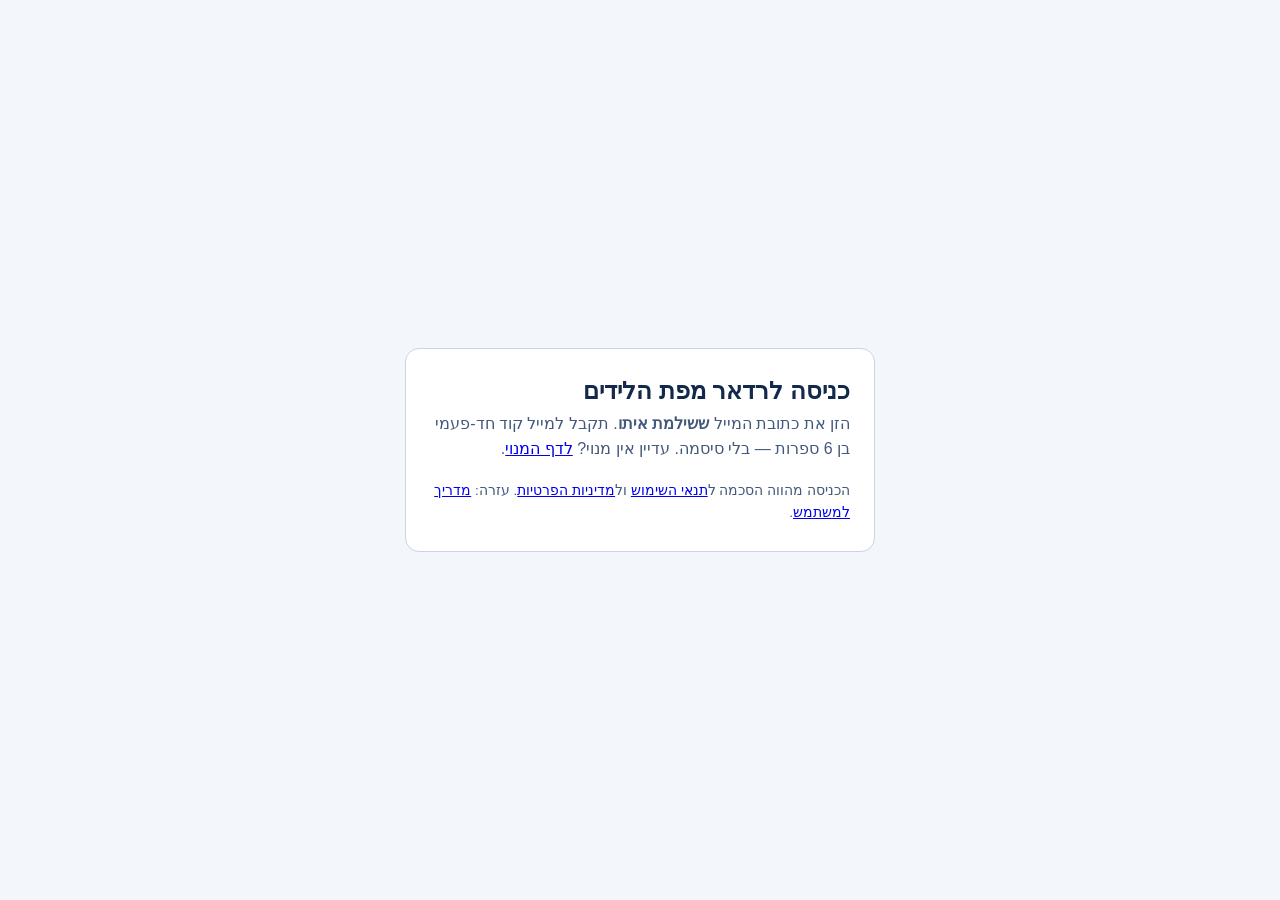
<file: login.html>
<!DOCTYPE html>
<html lang="he" dir="rtl">
<head>
<meta charset="UTF-8">
<meta name="viewport" content="width=device-width, initial-scale=1">
<title>כניסה — רדאר מפת הלידים</title>
<meta name="robots" content="noindex">
<style>
  body{margin:0;min-height:100vh;display:grid;place-items:center;background:#F3F6FB;font-family:Arial,"Segoe UI",sans-serif;color:#13294B}
  .box{width:min(420px,92vw);background:#fff;border:1px solid #C9D4E5;border-radius:14px;padding:28px 24px}
  h1{margin:0 0 6px;font-size:1.5rem}
  p{margin:0 0 18px;color:#43597C;line-height:1.6}
  #status{margin-top:14px;font-weight:bold}
  .ok{color:#1F8A5B}.bad{color:#C2412D}
  a.btn,button{display:inline-block;margin-top:12px;padding:10px 18px;border-radius:8px;border:0;background:#13294B;color:#fff;text-decoration:none;font-size:1rem;cursor:pointer}
  button.ghost{background:#fff;color:#13294B;border:1px solid #13294B;margin-inline-start:8px}
  #stytch-login{direction:ltr}
</style>
</head>
<body>
<div class="box">
  <h1>כניסה לרדאר מפת הלידים</h1>
  <p id="intro">הזן את כתובת המייל <b>ששילמת איתו</b>. תקבל למייל קוד חד-פעמי בן 6 ספרות — בלי סיסמה. עדיין אין מנוי? <a href="sales.html">לדף המנוי</a>.</p>
  <div id="stytch-login"></div>
  <div id="loggedin" hidden>
    <div id="status" class="ok"></div>
    <a class="btn" href="./">כניסה לכלי</a>
    <button class="ghost" id="logout" type="button">התנתקות</button>
  </div>
  <div id="error" class="bad" hidden></div>
  <p style="margin:18px 0 0;font-size:.85rem;color:#43597C">הכניסה מהווה הסכמה ל<a href="https://shaharprod.github.io/leads-radar/legal/terms.html" target="_blank" rel="noopener">תנאי השימוש</a> ול<a href="https://shaharprod.github.io/leads-radar/legal/privacy.html" target="_blank" rel="noopener">מדיניות הפרטיות</a>. עזרה: <a href="https://shaharprod.github.io/leads-radar/help.html" target="_blank" rel="noopener">מדריך למשתמש</a>.</p>
</div>

<script type="module">
  import { StytchUIClient } from "https://esm.sh/@stytch/vanilla-js@5.45.1";

  const PUBLIC_TOKEN = "public-token-live-2d63e7da-99ba-47f6-9b06-14c03f61fb61"; // Stytch Live
  const BACK = "https://shaharprod.github.io/leads-radar/login.html";
  const SESSION_MIN = 10080; // 7 ימים

  const $ = (id) => document.getElementById(id);
  const stytch = new StytchUIClient(PUBLIC_TOKEN);

  function render() {
    const session = stytch.session.getSync();
    const user = stytch.user.getSync();
    if (session) {
      $("stytch-login").hidden = true;
      $("intro").hidden = true;
      $("loggedin").hidden = false;
      const mail = user && user.emails && user.emails[0] ? user.emails[0].email : "";
      $("status").textContent = "מחובר" + (mail ? ": " + mail : "");
    } else {
      $("stytch-login").hidden = false;
      $("intro").hidden = false;
      $("loggedin").hidden = true;
    }
  }

  function showError(msg) {
    $("error").hidden = false;
    $("error").textContent = msg;
  }

  // חזרה מקישור הכניסה במייל
  const params = new URLSearchParams(location.search);
  const token = params.get("token");
  if (token && params.get("stytch_token_type") === "magic_links") {
    try {
      await stytch.magicLinks.authenticate(token, { session_duration_minutes: SESSION_MIN });
      history.replaceState(null, "", location.pathname);
    } catch (e) {
      showError("קישור הכניסה לא תקף או שפג תוקפו. בקש קישור חדש.");
    }
  }

  stytch.mountLogin({
    elementId: "#stytch-login",
    config: {
      products: ["otp"],
      otpOptions: { methods: ["email"], expirationMinutes: 10 },
      sessionOptions: { sessionDurationMinutes: SESSION_MIN }
    }
  });

  stytch.session.onChange(() => { render(); const s = stytch.session.getSync(); if (s && !params.get("stay")) location.replace("./" + (params.get("next") ? decodeURIComponent(params.get("next")) : "")); });
  $("logout").addEventListener("click", async () => {
    try { await stytch.session.revoke(); } catch (e) {}
    render();
  });
  render();
  // already logged in and came here by mistake → straight to the tool
  if (stytch.session.getSync() && !params.get("stay")) location.replace("./");
</script>
</body>
</html>
</file>
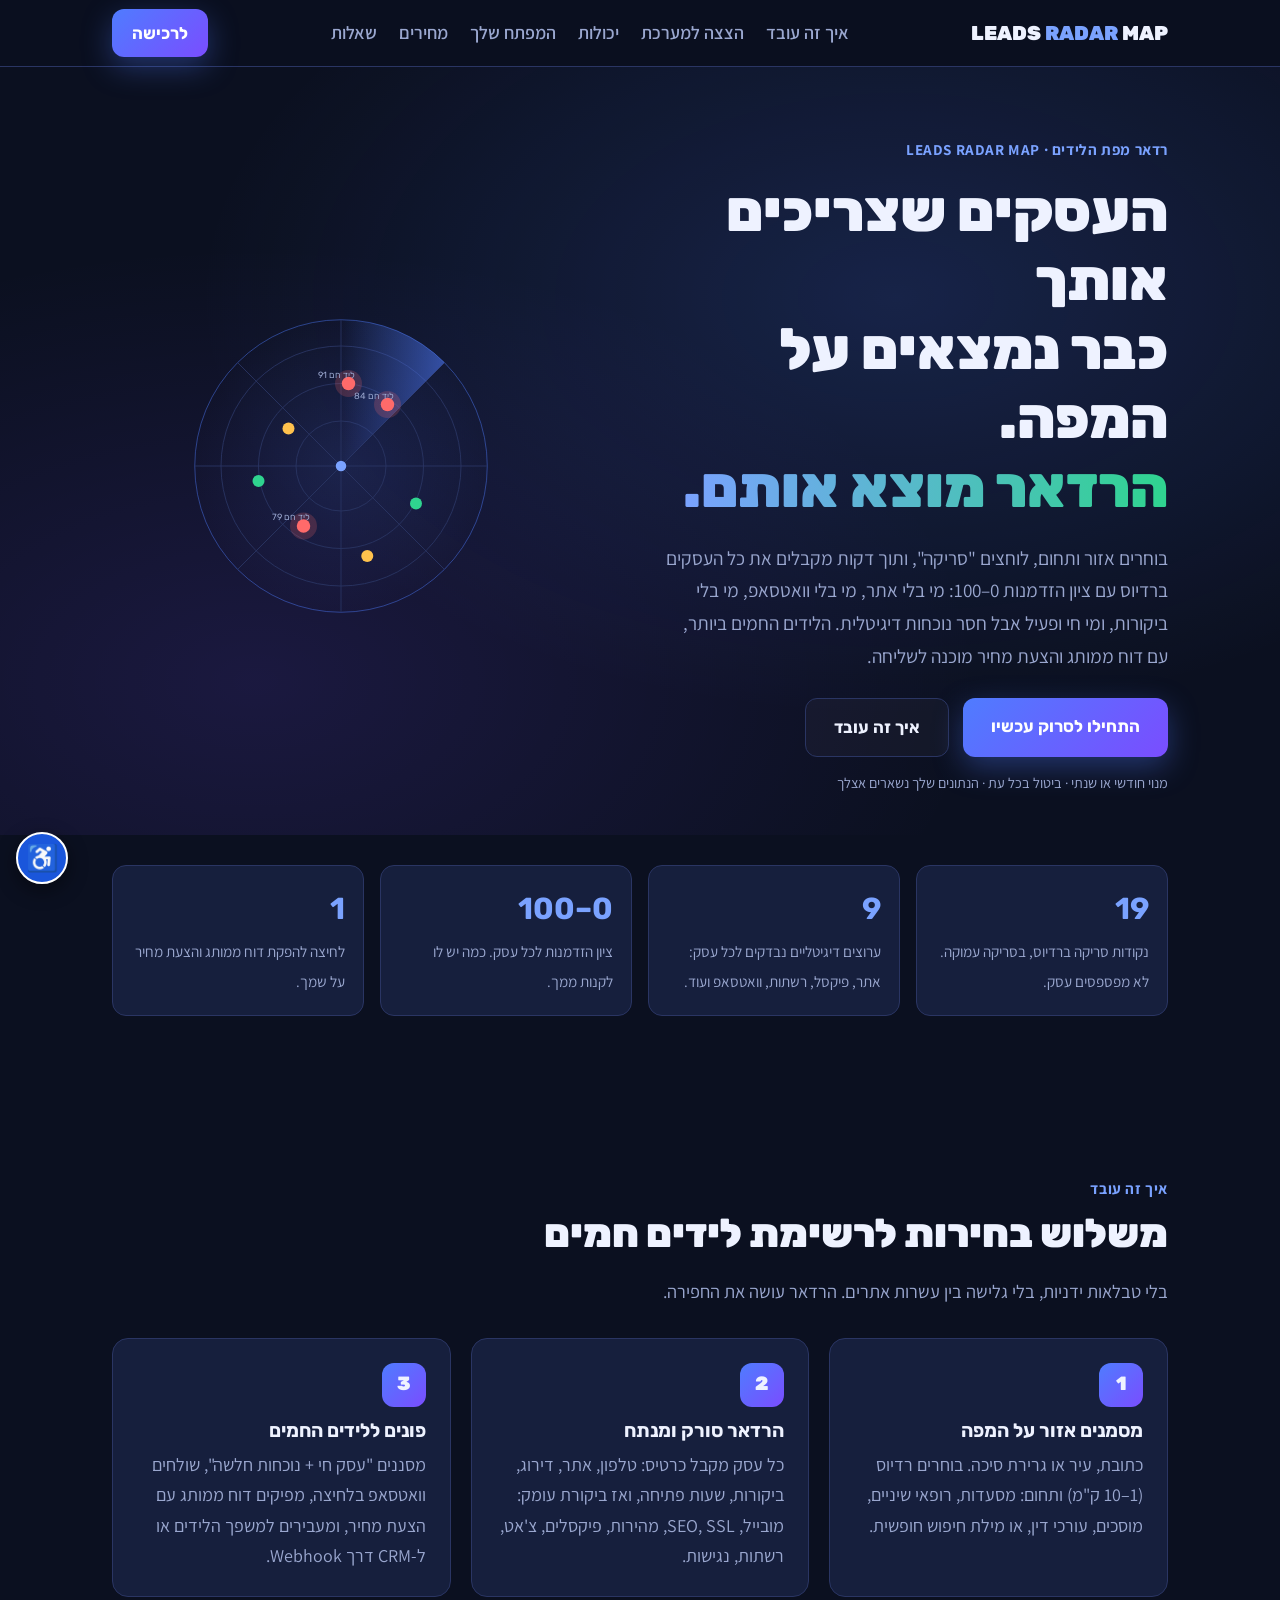
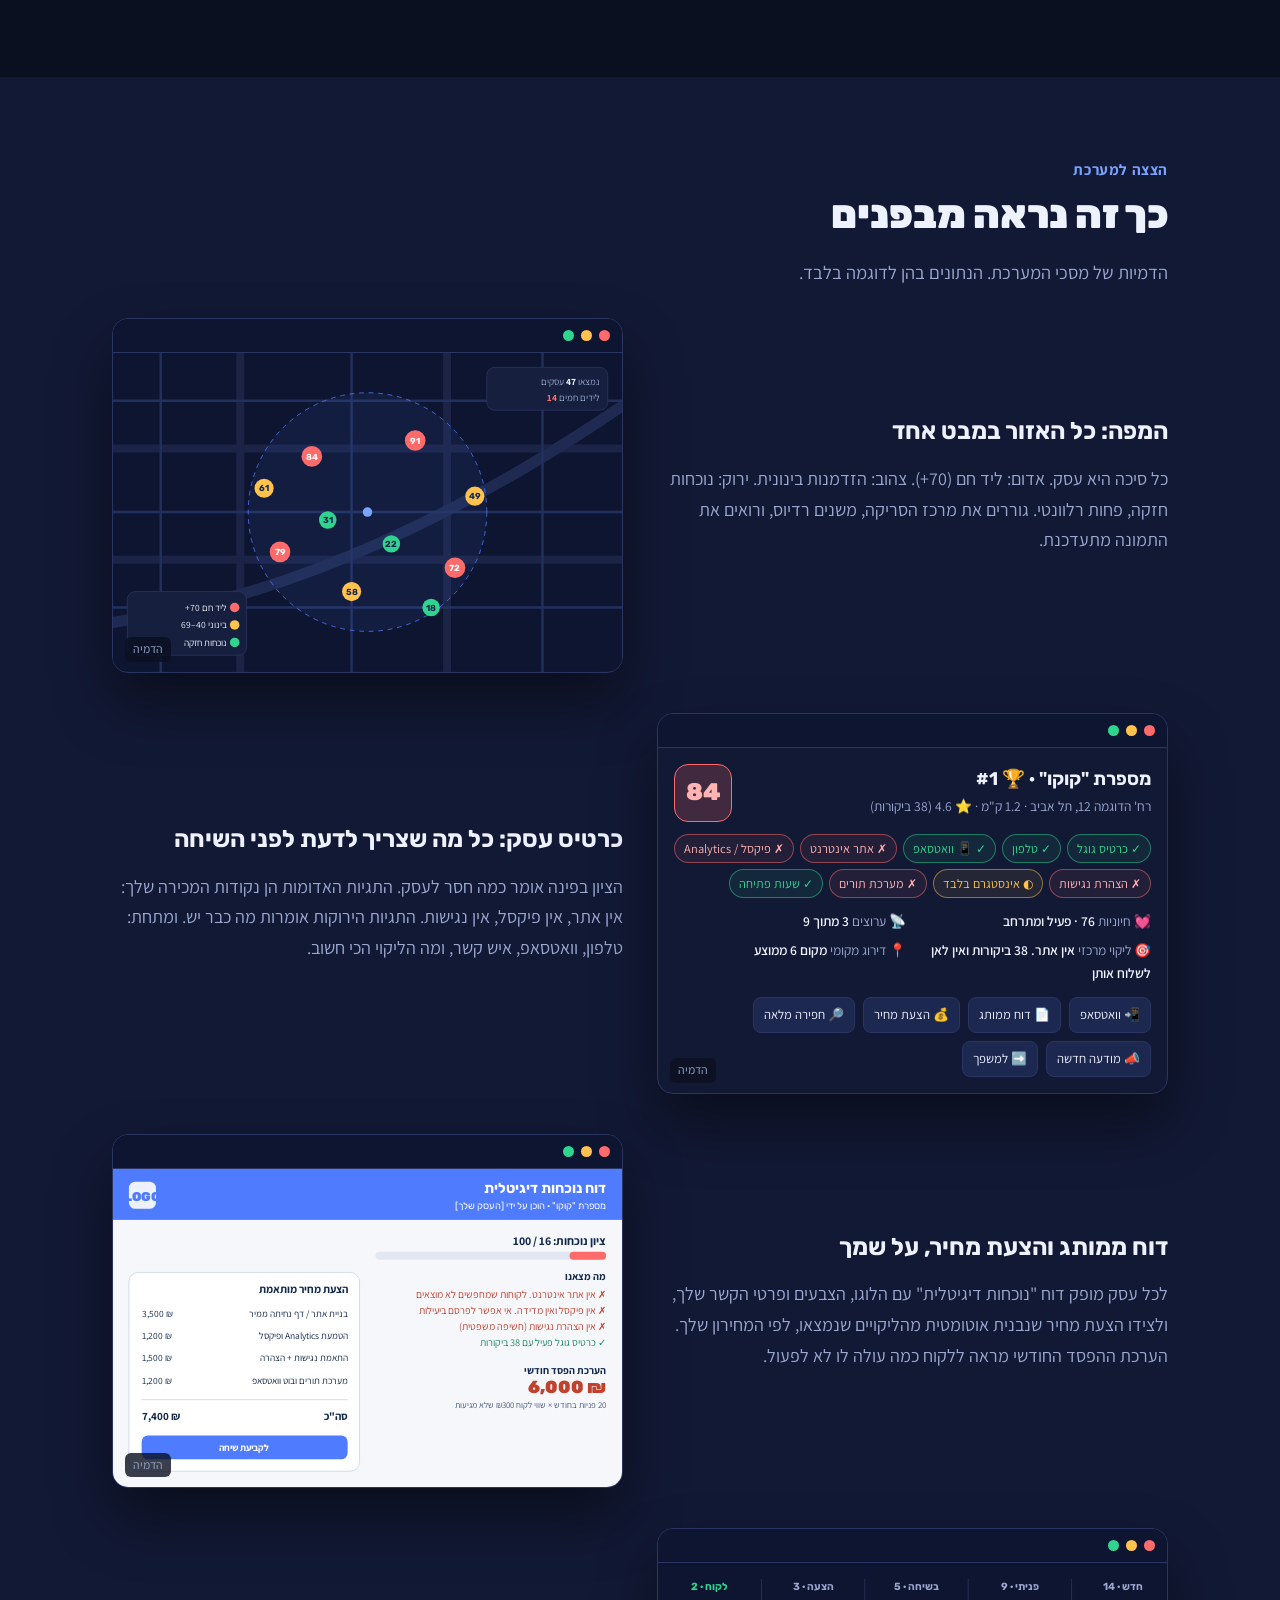
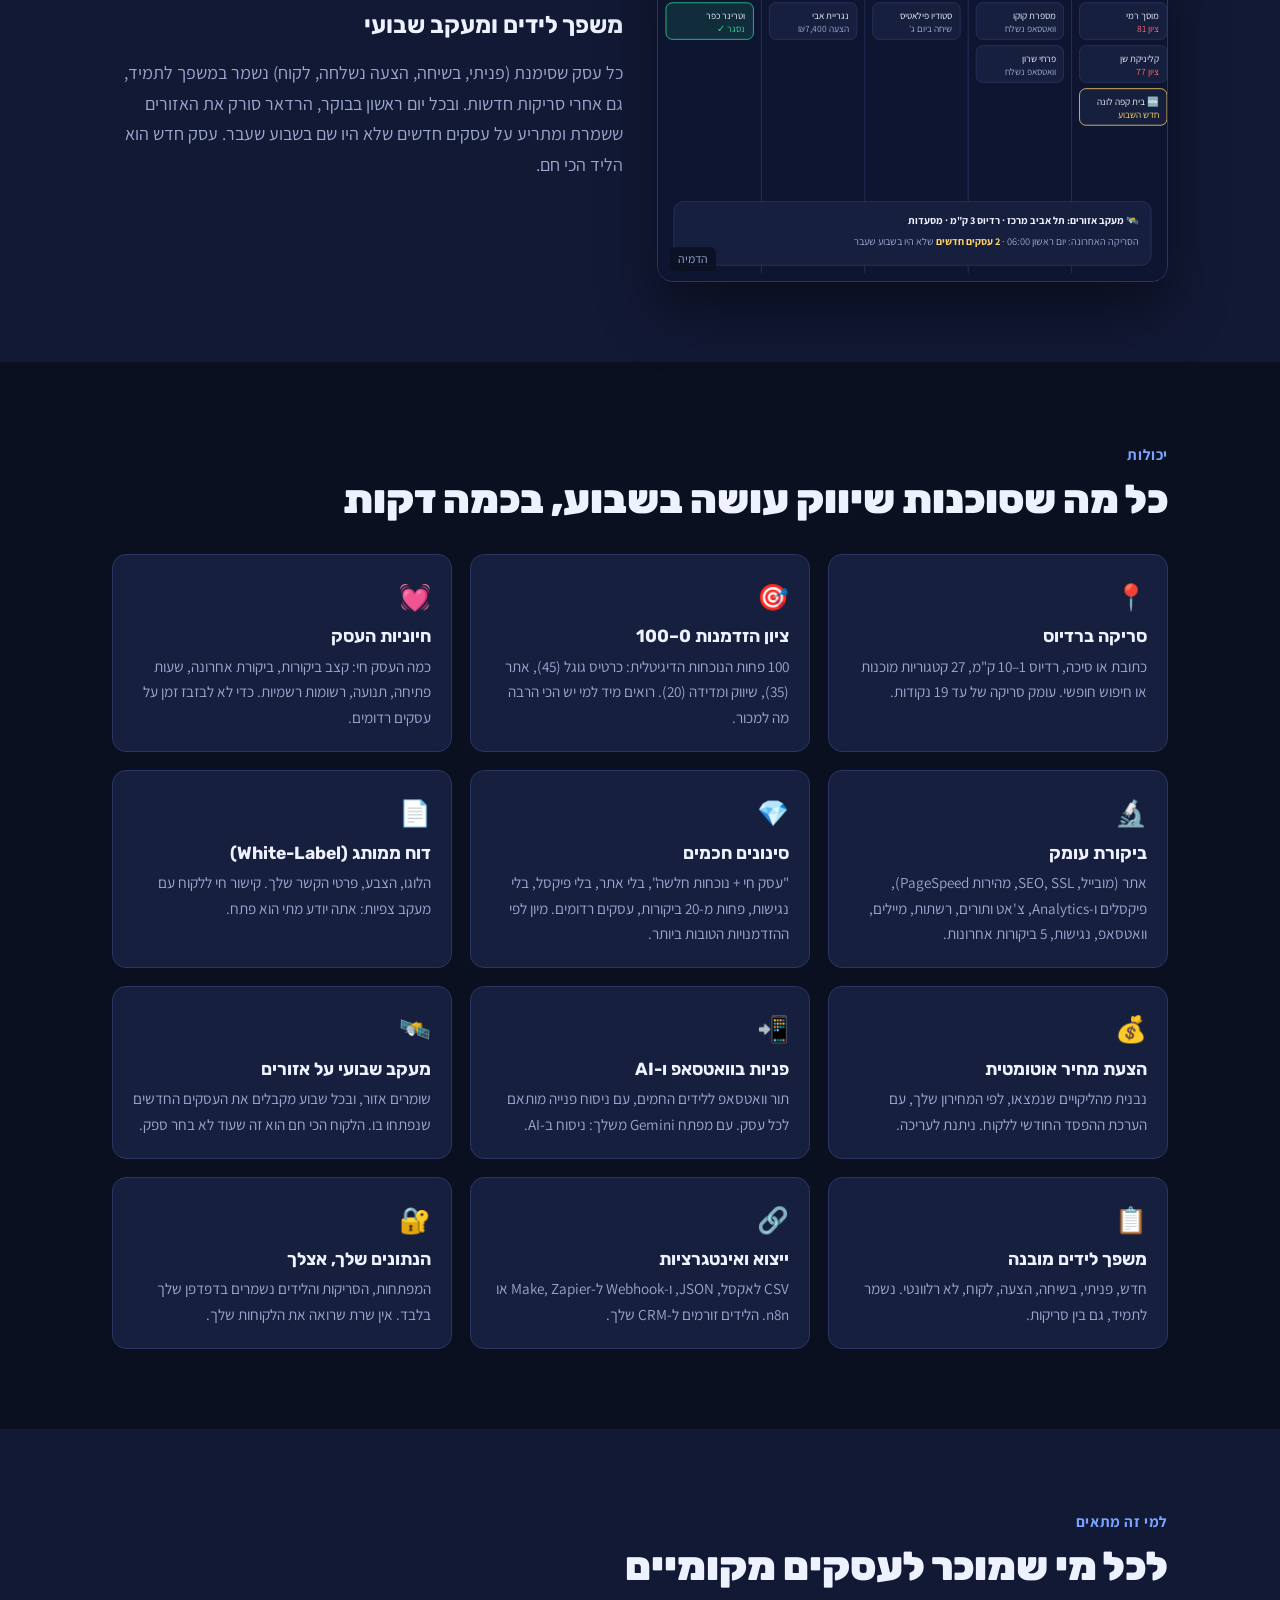
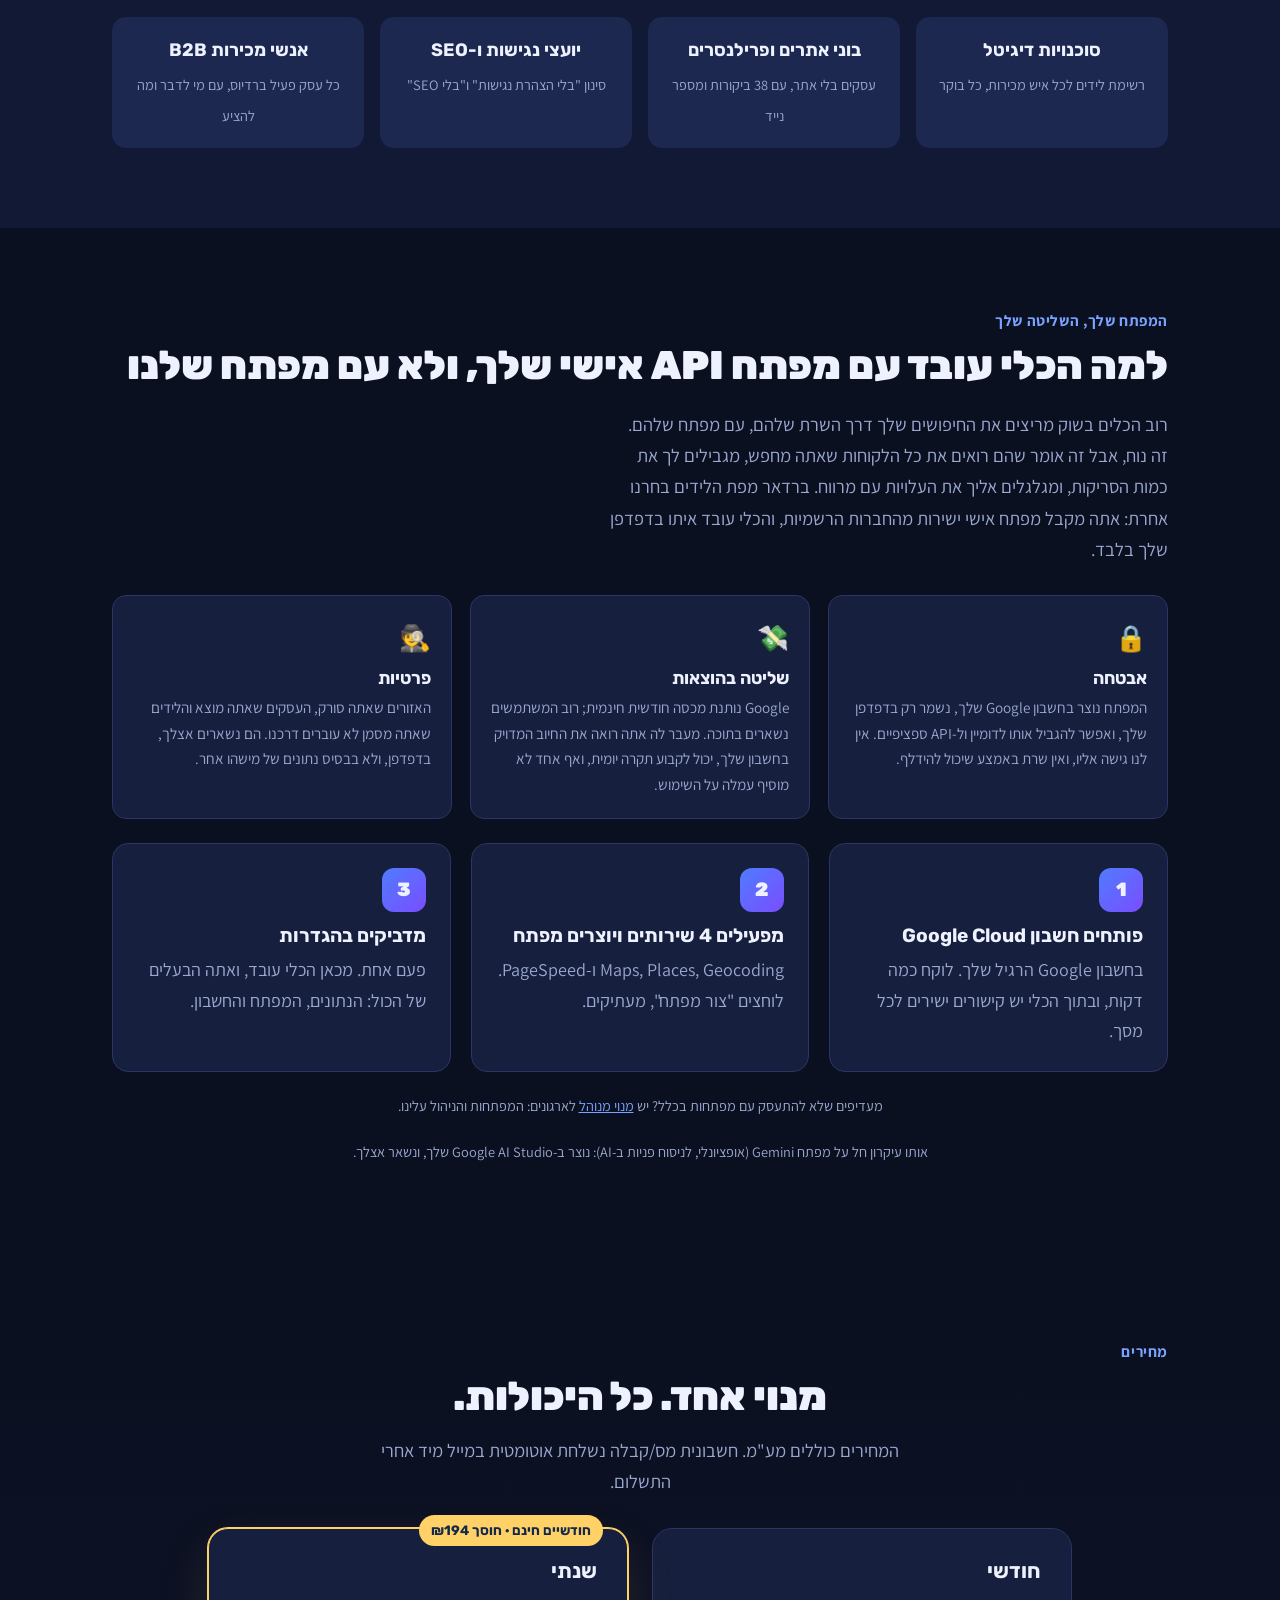
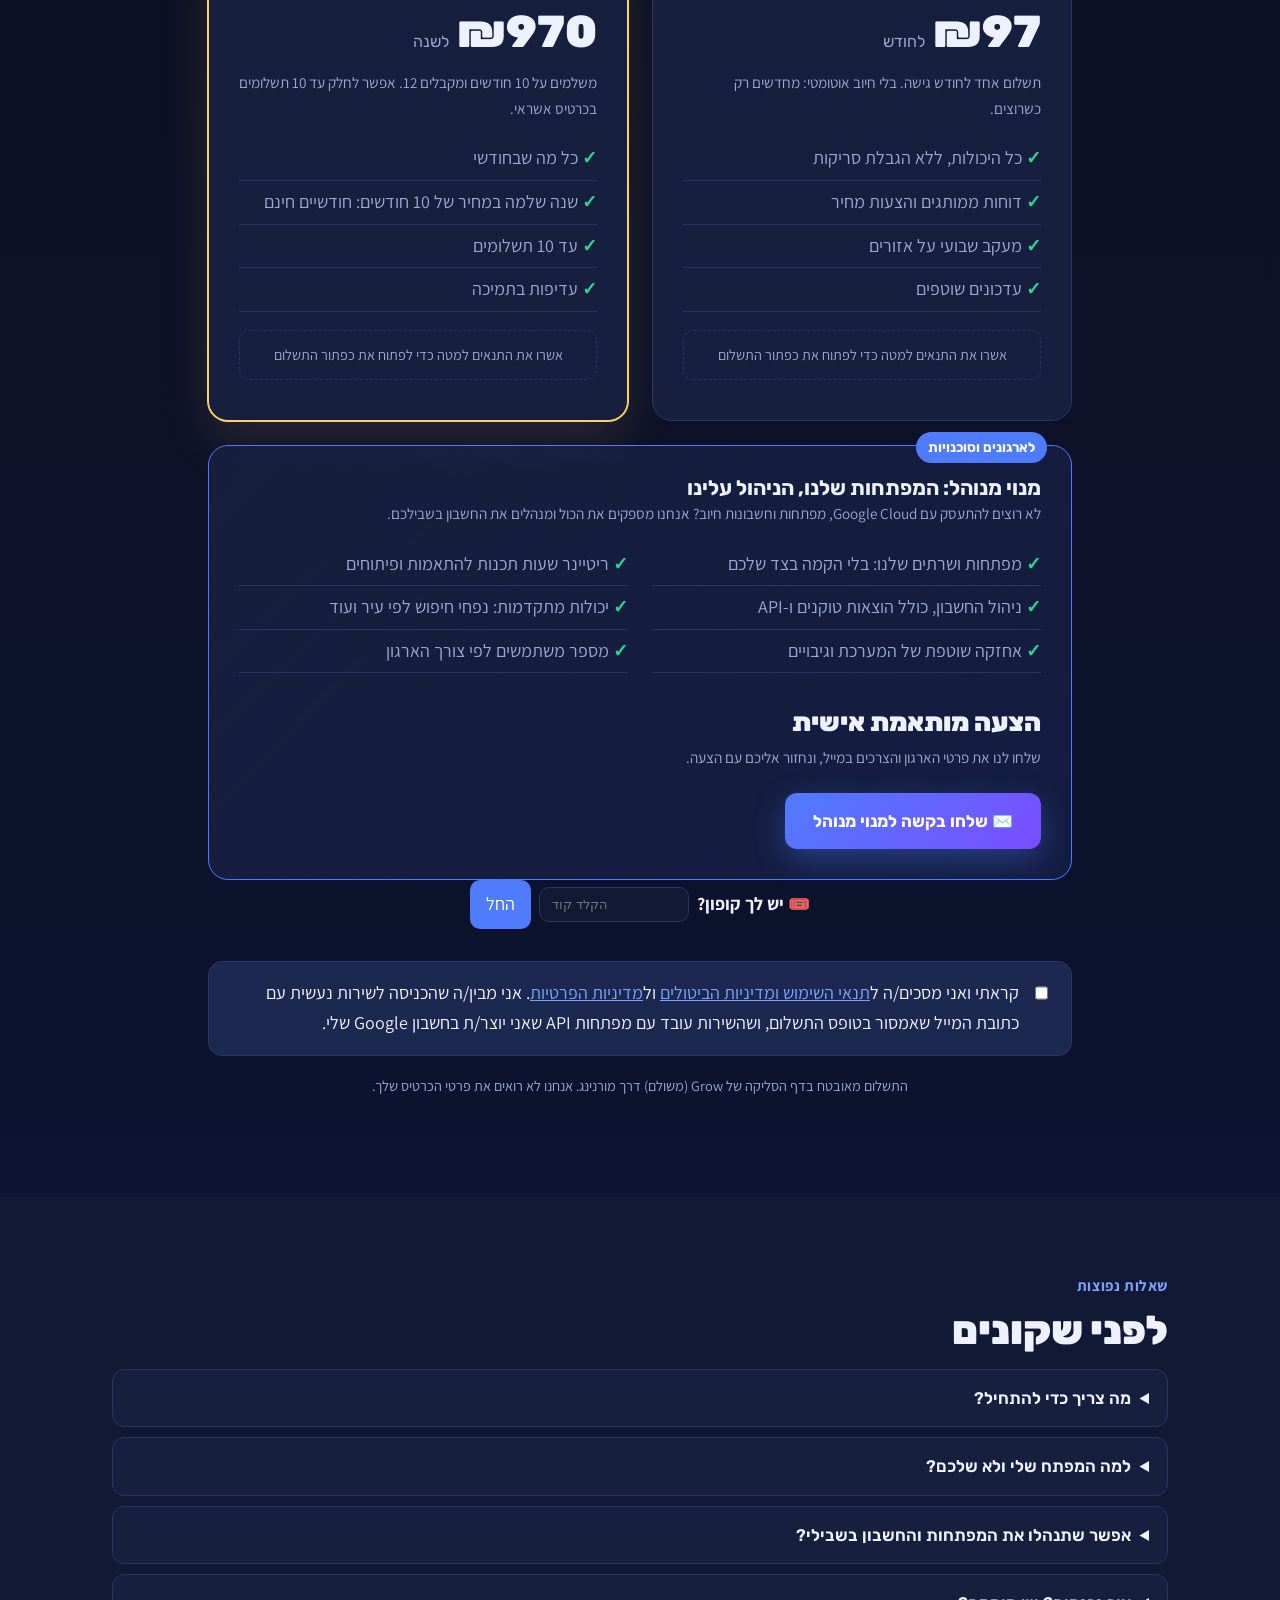
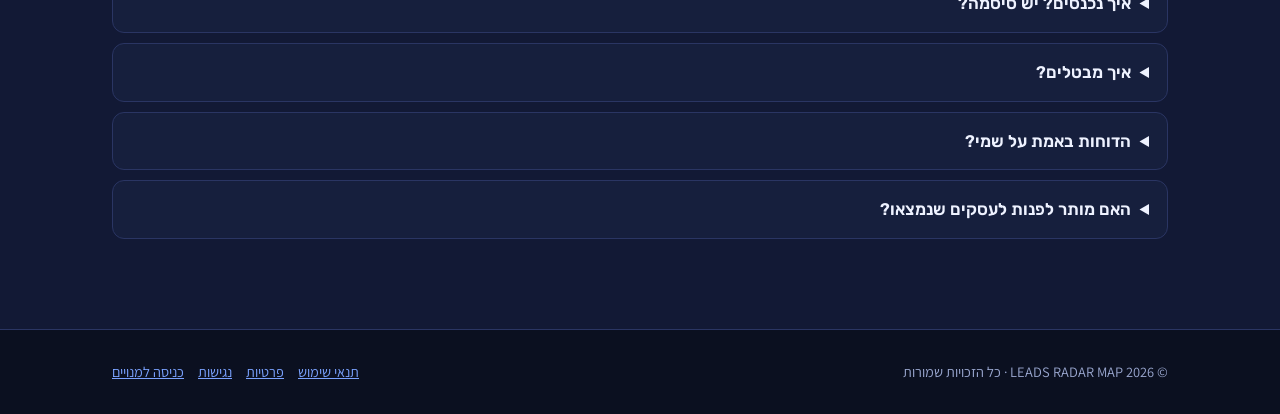
<file: sales.html>
<!DOCTYPE html>
<html lang="he" dir="rtl">
<head>
<meta charset="UTF-8">
<meta name="viewport" content="width=device-width, initial-scale=1">
<title>רדאר מפת הלידים · LEADS RADAR MAP — איתור לידים חמים על המפה</title>
<meta name="description" content="סורקים אזור, מגלים אילו עסקים חסרים נוכחות דיגיטלית, ומקבלים לידים חמים עם דוח ממותג והצעת מחיר. כלי לסוכנויות, פרילנסרים ואנשי מכירות.">
<link rel="preconnect" href="https://fonts.googleapis.com">
<link href="https://fonts.googleapis.com/css2?family=Rubik:wght@400;500;700;900&family=Assistant:wght@400;600;700&display=swap" rel="stylesheet">
<style>
:root{--bg:#0b1020;--bg2:#121935;--card:#161f3d;--card2:#1d2850;--line:#2a3563;--txt:#eef2ff;--mut:#9aa7cf;--acc:#4f7cff;--acc2:#7aa2ff;--good:#2fd48f;--warn:#ffc24d;--bad:#ff6b6b;--gold:#ffd166}
*{box-sizing:border-box}
html{scroll-behavior:smooth}
body{margin:0;background:var(--bg);color:var(--txt);font-family:"Assistant","Segoe UI",Arial,sans-serif;font-size:18px;line-height:1.7}
a{color:var(--acc2)}
h1,h2,h3{font-family:"Rubik",sans-serif;line-height:1.2;margin:0}
.wrap{max-width:1100px;margin:0 auto;padding:0 22px}
section{padding:80px 0}
.eyebrow{color:var(--acc2);font-weight:700;letter-spacing:.04em;font-size:.95rem}
h2{font-size:clamp(1.7rem,3.4vw,2.5rem);font-weight:900;margin:8px 0 14px}
.lead{color:var(--mut);font-size:1.15rem;max-width:62ch}
.btn{display:inline-block;padding:14px 28px;border-radius:12px;font-family:"Rubik";font-weight:700;font-size:1.05rem;text-decoration:none;transition:transform .15s}
.btn:hover{transform:translateY(-2px)}
.btn.primary{background:linear-gradient(135deg,#4f7cff,#7a4dff);color:#fff;box-shadow:0 10px 30px rgba(79,124,255,.35)}
.btn.ghost{border:1px solid var(--line);color:var(--txt);background:rgba(255,255,255,.03)}
/* nav */
nav{position:sticky;top:0;z-index:50;background:rgba(11,16,32,.85);backdrop-filter:blur(10px);border-bottom:1px solid var(--line)}
nav .wrap{display:flex;align-items:center;justify-content:space-between;height:66px}
.logo{font-family:"Rubik";font-weight:900;font-size:1.25rem}
.logo span{color:var(--acc2)}
nav ul{display:flex;gap:22px;list-style:none;margin:0;padding:0}
nav ul a{color:var(--mut);text-decoration:none;font-weight:600}
nav ul a:hover{color:var(--txt)}
/* hero */
.hero{padding:70px 0 40px;position:relative;overflow:hidden}
.hero::before{content:"";position:absolute;inset:0;background:radial-gradient(ellipse at 70% 30%,rgba(79,124,255,.18),transparent 55%),radial-gradient(ellipse at 20% 80%,rgba(122,77,255,.14),transparent 50%);pointer-events:none}
.hero .wrap{display:grid;grid-template-columns:1.1fr .9fr;gap:40px;align-items:center;position:relative}
.hero h1{font-size:clamp(2.2rem,5vw,3.6rem);font-weight:900;margin:14px 0}
.hero h1 em{font-style:normal;background:linear-gradient(90deg,#7aa2ff,#2fd48f);-webkit-background-clip:text;background-clip:text;color:transparent}
.hero .sub{color:var(--mut);font-size:1.2rem;max-width:56ch}
.cta{display:flex;gap:14px;flex-wrap:wrap;margin-top:26px}
.hero .tiny{color:var(--mut);font-size:.9rem;margin-top:14px}
/* radar visual */
.radar{position:relative;aspect-ratio:1;max-width:460px;margin:0 auto;border-radius:50%;background:radial-gradient(circle,rgba(79,124,255,.12),rgba(11,16,32,0) 70%)}
.radar svg{width:100%;height:100%;display:block}
@keyframes sweep{to{transform:rotate(360deg)}}
.sweep{transform-origin:200px 200px;animation:sweep 4s linear infinite}
@keyframes blink{0%,100%{opacity:1}50%{opacity:.35}}
.pin{animation:blink 1.6s ease-in-out infinite}
/* strip */
.strip{display:grid;grid-template-columns:repeat(4,1fr);gap:16px;margin-top:30px}
.strip div{background:var(--card);border:1px solid var(--line);border-radius:14px;padding:18px}
.strip b{display:block;font-family:"Rubik";font-size:1.9rem;color:var(--acc2)}
.strip span{color:var(--mut);font-size:.95rem}
/* steps */
.steps{display:grid;grid-template-columns:repeat(3,1fr);gap:20px;margin-top:30px}
.step{background:var(--card);border:1px solid var(--line);border-radius:16px;padding:24px}
.step .n{width:44px;height:44px;border-radius:12px;background:linear-gradient(135deg,#4f7cff,#7a4dff);display:grid;place-items:center;font-family:"Rubik";font-weight:900;font-size:1.2rem;margin-bottom:12px}
.step h3{font-size:1.2rem;margin-bottom:8px}
.step p{color:var(--mut);margin:0}
/* mockups */
.shots{display:grid;gap:40px;margin-top:30px}
.shot{display:grid;grid-template-columns:1fr 1fr;gap:34px;align-items:center}
.shot:nth-child(even) .text{order:2}
.shot .text h3{font-size:1.5rem;margin-bottom:10px}
.shot .text p{color:var(--mut)}
.frame{background:var(--bg2);border:1px solid var(--line);border-radius:16px;overflow:hidden;box-shadow:0 30px 60px rgba(0,0,0,.45);position:relative}
.frame .bar{height:34px;background:#0e1530;display:flex;align-items:center;gap:7px;padding:0 12px;border-bottom:1px solid var(--line)}
.frame .bar i{width:11px;height:11px;border-radius:50%;background:#2a3563;display:inline-block}
.frame .bar i:nth-child(1){background:#ff6b6b}.frame .bar i:nth-child(2){background:#ffc24d}.frame .bar i:nth-child(3){background:#2fd48f}
.frame .cap{position:absolute;bottom:10px;left:12px;font-size:.75rem;color:var(--mut);background:rgba(11,16,32,.8);padding:2px 8px;border-radius:6px}
.frame svg{display:block;width:100%;height:auto}
/* card mockup */
.bizcard{padding:16px;font-size:.92rem}
.bizcard .top{display:flex;justify-content:space-between;align-items:flex-start;gap:10px}
.bizcard .name{font-family:"Rubik";font-weight:700;font-size:1.15rem}
.bizcard .addr{color:var(--mut);font-size:.85rem}
.score{width:58px;height:58px;border-radius:14px;display:grid;place-items:center;font-family:"Rubik";font-weight:900;font-size:1.5rem;background:rgba(255,107,107,.2);color:#ffb3b3;border:1px solid var(--bad);flex-shrink:0}
.tags{display:flex;flex-wrap:wrap;gap:6px;margin:12px 0}
.tag{padding:3px 9px;border-radius:999px;font-size:.78rem;border:1px solid}
.tag.ok{color:var(--good);border-color:rgba(47,212,143,.5);background:rgba(47,212,143,.08)}
.tag.bad{color:#ffb3b3;border-color:rgba(255,107,107,.5);background:rgba(255,107,107,.08)}
.tag.part{color:var(--warn);border-color:rgba(255,194,77,.5);background:rgba(255,194,77,.08)}
.kv{display:grid;grid-template-columns:1fr 1fr;gap:6px 14px;font-size:.85rem;color:var(--mut)}
.kv b{color:var(--txt);font-weight:600}
.actions{display:flex;gap:8px;margin-top:12px;flex-wrap:wrap}
.actions span{padding:6px 10px;border-radius:8px;border:1px solid var(--line);background:var(--card2);font-size:.8rem}
/* features */
.grid{display:grid;grid-template-columns:repeat(3,1fr);gap:18px;margin-top:30px}
.feat{background:var(--card);border:1px solid var(--line);border-radius:14px;padding:20px}
.feat .ic{font-size:1.6rem;margin-bottom:8px}
.feat h3{font-size:1.1rem;margin-bottom:6px}
.feat p{color:var(--mut);margin:0;font-size:.95rem}
/* audience */
.aud{display:grid;grid-template-columns:repeat(4,1fr);gap:16px;margin-top:26px}
.aud div{background:var(--card2);border-radius:14px;padding:18px;text-align:center}
.aud b{display:block;font-family:"Rubik";margin-bottom:4px}
.aud span{color:var(--mut);font-size:.9rem}
/* pricing */
#pricing{background:linear-gradient(180deg,var(--bg),#0d1330)}
.plans{display:grid;grid-template-columns:repeat(2,minmax(0,420px));justify-content:center;gap:24px;margin-top:30px}
.plan{background:var(--card);border:1px solid var(--line);border-radius:20px;padding:30px;position:relative}
.plan.best{border-color:var(--gold);box-shadow:0 0 0 1px var(--gold),0 20px 50px rgba(255,209,102,.12)}
.plan .badge{position:absolute;top:-14px;right:24px;background:var(--gold);color:#13294B;font-family:"Rubik";font-weight:700;font-size:.85rem;padding:4px 12px;border-radius:999px}
.plan h3{font-size:1.3rem}
.price{font-family:"Rubik";font-weight:900;font-size:2.8rem;margin:10px 0 0}
.price small{font-size:1rem;color:var(--mut);font-weight:400}
.per{color:var(--mut);font-size:.95rem;margin-bottom:16px}
.plan ul{list-style:none;padding:0;margin:0 0 18px}
.plan li{padding:6px 0;border-bottom:1px solid var(--line);color:var(--mut)}
.plan li::before{content:"✓ ";color:var(--good);font-weight:700}
.plan.managed{max-width:864px;margin:24px auto 0;border-color:var(--acc);background:linear-gradient(135deg,var(--card),rgba(79,124,255,.10))}
.plan.managed .mgrid{display:grid;grid-template-columns:1fr 1fr;gap:6px 24px}
.plan.managed .cta{display:inline-block;margin-top:6px}
@media (max-width:860px){.plan.managed .mgrid{grid-template-columns:1fr}}
.consent{max-width:864px;margin:24px auto 0;background:var(--card2);border:1px solid var(--line);border-radius:14px;padding:16px 20px;display:flex;gap:12px;align-items:flex-start}
.consent input{width:22px;height:22px;margin-top:4px;accent-color:var(--acc)}
.paybox{min-height:60px;margin-top:8px}
.paybtn{display:block;text-align:center;background:var(--acc);color:#fff;font-weight:700;padding:14px;border-radius:999px;text-decoration:none}
.paybtn:hover{filter:brightness(1.08)}
.paybox .locked{color:var(--mut);font-size:.9rem;text-align:center;padding:12px;border:1px dashed var(--line);border-radius:10px}
.note{color:var(--mut);font-size:.9rem;text-align:center;margin-top:18px}
#thanks{display:none;max-width:700px;margin:24px auto 0;background:rgba(47,212,143,.1);border:1px solid var(--good);border-radius:14px;padding:20px;text-align:center}
/* faq */
details{background:var(--card);border:1px solid var(--line);border-radius:12px;padding:14px 18px;margin:10px 0}
summary{cursor:pointer;font-family:"Rubik";font-weight:600;font-size:1.05rem}
details p{color:var(--mut);margin:10px 0 0}
footer{border-top:1px solid var(--line);padding:30px 0;color:var(--mut);font-size:.9rem}
footer .wrap{display:flex;justify-content:space-between;flex-wrap:wrap;gap:12px}
footer a{margin-inline-start:14px}
@media (max-width:860px){.hero .wrap,.shot,.steps,.grid,.strip,.aud,.plans{grid-template-columns:1fr}.shot:nth-child(even) .text{order:0}nav ul{display:none}.radar{max-width:320px}}
</style>
</head>
<body>
<!-- ===== נגישות: תפריט נגישות צף (עצמאי, בלי צד שלישי), קישור דילוג, תוויות אוטומטיות ===== -->
<style id="lrA11yCss">
.lr-skip{position:absolute;top:-60px;right:12px;z-index:10000;background:#4f7cff;color:#fff;padding:10px 16px;border-radius:0 0 10px 10px;font-weight:700;text-decoration:none}
.lr-skip:focus{top:0;outline:3px solid #ffd166}
#lrA11yBtn{position:fixed;bottom:16px;left:16px;z-index:9998;width:52px;height:52px;border-radius:50%;border:2px solid #fff;background:#1a56db;color:#fff;font-size:26px;cursor:pointer;box-shadow:0 6px 20px rgba(0,0,0,.45);display:flex;align-items:center;justify-content:center}
#lrA11yBtn:focus-visible{outline:3px solid #ffd166;outline-offset:2px}
#lrA11yMenu{position:fixed;bottom:76px;left:16px;z-index:9999;width:270px;background:#fff;color:#111;border-radius:14px;box-shadow:0 12px 40px rgba(0,0,0,.5);padding:12px;font-size:14px;direction:rtl;font-family:inherit}
#lrA11yMenu[hidden]{display:none}
#lrA11yMenu h2{margin:0 0 8px;font-size:16px;color:#1a56db}
#lrA11yMenu button{display:block;width:100%;text-align:right;margin:4px 0;padding:9px 10px;border:1px solid #cfd6e6;border-radius:8px;background:#f6f8fc;color:#111;font:inherit;cursor:pointer}
#lrA11yMenu button[aria-pressed="true"]{background:#1a56db;color:#fff;border-color:#1a56db}
#lrA11yMenu button:focus-visible{outline:3px solid #ffd166}
#lrA11yMenu a{display:block;margin-top:8px;font-size:12.5px;color:#1a56db}
html.lr-a11y-big{font-size:118%}html.lr-a11y-bigger{font-size:136%}
html.lr-a11y-contrast, html.lr-a11y-contrast body{background:#000!important;color:#fff!important}
html.lr-a11y-contrast *{background-color:#000!important;color:#fff!important;border-color:#fff!important;box-shadow:none!important;text-shadow:none!important}
html.lr-a11y-contrast a, html.lr-a11y-contrast button{color:#ffe400!important;text-decoration:underline}
html.lr-a11y-contrast img, html.lr-a11y-contrast svg{filter:contrast(1.2)}
html.lr-a11y-links a{text-decoration:underline!important;outline:1px dashed currentColor;outline-offset:2px}
html.lr-a11y-font, html.lr-a11y-font *{font-family:Arial,Helvetica,sans-serif!important;letter-spacing:.02em}
html.lr-a11y-still *, html.lr-a11y-still *::before, html.lr-a11y-still *::after{animation:none!important;transition:none!important}
html.lr-a11y-cursor, html.lr-a11y-cursor *{cursor:url("data:image/svg+xml;utf8,<svg xmlns='http://www.w3.org/2000/svg' width='48' height='48'><path d='M6 4 L6 40 L15 31 L21 44 L27 41 L21 29 L34 29 Z' fill='black' stroke='white' stroke-width='2'/></svg>") 6 4, auto!important}
html.lr-a11y-focus *:focus{outline:4px solid #ff8c00!important;outline-offset:2px!important}
@media print{#lrA11yBtn,#lrA11yMenu{display:none!important}}
</style>
<a href="#lrMain" class="lr-skip">דילוג לתוכן הראשי</a>
<button id="lrA11yBtn" type="button" aria-label="תפריט נגישות" aria-haspopup="true" aria-expanded="false" aria-controls="lrA11yMenu" title="נגישות">♿</button>
<div id="lrA11yMenu" role="dialog" aria-label="תפריט נגישות" hidden>
  <h2>♿ נגישות</h2>
  <button type="button" data-a11y="big" aria-pressed="false">🔠 הגדלת טקסט</button>
  <button type="button" data-a11y="bigger" aria-pressed="false">🔠 הגדלת טקסט נוספת</button>
  <button type="button" data-a11y="contrast" aria-pressed="false">🌓 ניגודיות גבוהה</button>
  <button type="button" data-a11y="links" aria-pressed="false">🔗 הדגשת קישורים</button>
  <button type="button" data-a11y="font" aria-pressed="false">🅰️ גופן קריא</button>
  <button type="button" data-a11y="still" aria-pressed="false">⏸️ עצירת אנימציות</button>
  <button type="button" data-a11y="cursor" aria-pressed="false">🖱️ סמן גדול</button>
  <button type="button" data-a11y="focus" aria-pressed="false">⌨️ הדגשת מיקוד מקלדת</button>
  <button type="button" data-a11y="reset">↺ איפוס</button>
  <a href="legal/accessibility.html" target="_blank" rel="noopener">הצהרת הנגישות של האתר</a>
  <a href="mailto:shaharprod@gmail.com?subject=נגישות - Leads Radar">דיווח על בעיית נגישות</a>
</div>
<script>
(function(){
  const KEY='lr_a11y'; const html=document.documentElement; const btn=document.getElementById('lrA11yBtn'); const menu=document.getElementById('lrA11yMenu');
  const all=['big','bigger','contrast','links','font','still','cursor','focus'];
  let st={}; try{ st=JSON.parse(localStorage.getItem(KEY)||'{}'); }catch(e){}
  const apply=()=>{ all.forEach(k=>{ html.classList.toggle('lr-a11y-'+k, !!st[k]); const b=menu.querySelector('[data-a11y="'+k+'"]'); if(b) b.setAttribute('aria-pressed', st[k]?'true':'false'); }); try{ localStorage.setItem(KEY, JSON.stringify(st)); }catch(e){} };
  apply();
  const open=o=>{ menu.hidden=!o; btn.setAttribute('aria-expanded', o?'true':'false'); if(o) menu.querySelector('button').focus(); else btn.focus(); };
  btn.addEventListener('click',()=>open(menu.hidden));
  menu.addEventListener('click',e=>{ const b=e.target.closest('[data-a11y]'); if(!b) return; const k=b.dataset.a11y;
    if(k==='reset'){ st={}; } else if(k==='big'){ st.big=!st.big; if(st.big) st.bigger=false; } else if(k==='bigger'){ st.bigger=!st.bigger; if(st.bigger) st.big=false; } else st[k]=!st[k]; apply(); });
  document.addEventListener('keydown',e=>{ if(e.key==='Escape' && !menu.hidden) open(false); });
  document.addEventListener('click',e=>{ if(!menu.hidden && !menu.contains(e.target) && e.target!==btn) open(false); });
  // תוויות אוטומטיות: שדה בלי label/aria-label מקבל aria-label מה-label שלפניו או מה-placeholder
  const labelFor=new Set([...document.querySelectorAll('label[for]')].map(l=>l.getAttribute('for')));
  const fix=root=>{ (root.querySelectorAll?root:document).querySelectorAll('input:not([type=hidden]),select,textarea').forEach(el=>{
    if(el.getAttribute('aria-label')||el.getAttribute('aria-labelledby')||(el.id&&labelFor.has(el.id))||el.closest('label')) return;
    let t=''; let p=el.previousElementSibling; while(p&&!t){ if(p.tagName==='LABEL') t=p.textContent.trim(); p=p.previousElementSibling; }
    if(!t){ const row=el.parentElement; const l=row&&row.querySelector('label'); if(l) t=l.textContent.trim(); }
    if(!t) t=el.getAttribute('placeholder')||el.getAttribute('title')||'';
    if(t) el.setAttribute('aria-label', t.replace(/\s+/g,' ').slice(0,120)); }); };
  fix(document); new MutationObserver(ms=>ms.forEach(m=>m.addedNodes.forEach(n=>{ if(n.nodeType===1) fix(n); }))).observe(document.body,{childList:true,subtree:true});
  // iframes בלי title
  document.querySelectorAll('iframe:not([title])').forEach(f=>f.setAttribute('title','תוכן משובץ'));
})();
</script>
<!-- ===== סוף נגישות ===== -->


<nav><span id="lrMain" tabindex="-1"></span><div class="wrap">
  <div class="logo">LEADS <span>RADAR</span> MAP</div>
  <ul><li><a href="#how">איך זה עובד</a></li><li><a href="#shots">הצצה למערכת</a></li><li><a href="#features">יכולות</a></li><li><a href="#keys">המפתח שלך</a></li><li><a href="#pricing">מחירים</a></li><li><a href="#faq">שאלות</a></li></ul>
  <a class="btn primary" href="#pricing" style="padding:10px 20px">לרכישה</a>
</div></nav>

<header class="hero"><div class="wrap">
  <div>
    <div class="eyebrow">רדאר מפת הלידים · LEADS RADAR MAP</div>
    <h1>העסקים שצריכים אותך<br>כבר נמצאים על המפה.<br><em>הרדאר מוצא אותם.</em></h1>
    <p class="sub">בוחרים אזור ותחום, לוחצים "סריקה", ותוך דקות מקבלים את כל העסקים ברדיוס עם ציון הזדמנות 0–100: מי בלי אתר, מי בלי וואטסאפ, מי בלי ביקורות, ומי חי ופעיל אבל חסר נוכחות דיגיטלית. הלידים החמים ביותר, עם דוח ממותג והצעת מחיר מוכנה לשליחה.</p>
    <div class="cta">
      <a class="btn primary" href="#pricing">התחילו לסרוק עכשיו</a>
      <a class="btn ghost" href="#how">איך זה עובד</a>
    </div>
    <div class="tiny">מנוי חודשי או שנתי · ביטול בכל עת · הנתונים שלך נשארים אצלך</div>
  </div>
  <div class="radar" aria-hidden="true">
    <svg viewBox="0 0 400 400">
      <defs>
        <linearGradient id="g" x1="0" y1="0" x2="1" y2="0"><stop offset="0" stop-color="#4f7cff" stop-opacity="0"/><stop offset="1" stop-color="#4f7cff" stop-opacity=".55"/></linearGradient>
      </defs>
      <g stroke="#2a3563" fill="none" stroke-width="1.2">
        <circle cx="200" cy="200" r="60"/><circle cx="200" cy="200" r="110"/><circle cx="200" cy="200" r="160"/><circle cx="200" cy="200" r="195" stroke="#4f7cff" stroke-opacity=".5"/>
        <path d="M200 5V395M5 200H395M62 62L338 338M338 62L62 338"/>
      </g>
      <path class="sweep" d="M200 200 L200 5 A195 195 0 0 1 338 62 Z" fill="url(#g)"/>
      <g class="pin"><circle cx="262" cy="118" r="9" fill="#ff6b6b"/><circle cx="262" cy="118" r="18" fill="#ff6b6b" opacity=".2"/></g>
      <circle cx="130" cy="150" r="8" fill="#ffc24d"/><circle cx="300" cy="250" r="8" fill="#2fd48f"/>
      <g class="pin" style="animation-delay:.6s"><circle cx="150" cy="280" r="9" fill="#ff6b6b"/><circle cx="150" cy="280" r="18" fill="#ff6b6b" opacity=".2"/></g>
      <circle cx="235" cy="320" r="8" fill="#ffc24d"/><circle cx="90" cy="220" r="8" fill="#2fd48f"/>
      <g class="pin" style="animation-delay:1.1s"><circle cx="210" cy="90" r="9" fill="#ff6b6b"/><circle cx="210" cy="90" r="18" fill="#ff6b6b" opacity=".2"/></g>
      <circle cx="200" cy="200" r="7" fill="#7aa2ff"/>
      <g font-family="Rubik" font-size="12" fill="#9aa7cf"><text x="270" y="110">ליד חם 84</text><text x="158" y="272">ליד חם 79</text><text x="218" y="82">ליד חם 91</text></g>
    </svg>
  </div>
</div></header>

<section style="padding-top:0"><div class="wrap">
  <div class="strip">
    <div><b>19</b><span>נקודות סריקה ברדיוס, בסריקה עמוקה. לא מפספסים עסק.</span></div>
    <div><b>9</b><span>ערוצים דיגיטליים נבדקים לכל עסק: אתר, פיקסל, רשתות, וואטסאפ ועוד.</span></div>
    <div><b>0–100</b><span>ציון הזדמנות לכל עסק. כמה יש לו לקנות ממך.</span></div>
    <div><b>1</b><span>לחיצה להפקת דוח ממותג והצעת מחיר על שמך.</span></div>
  </div>
</div></section>

<section id="how"><div class="wrap">
  <div class="eyebrow">איך זה עובד</div>
  <h2>משלוש בחירות לרשימת לידים חמים</h2>
  <p class="lead">בלי טבלאות ידניות, בלי גלישה בין עשרות אתרים. הרדאר עושה את החפירה.</p>
  <div class="steps">
    <div class="step"><div class="n">1</div><h3>מסמנים אזור על המפה</h3><p>כתובת, עיר או גרירת סיכה. בוחרים רדיוס (1–10 ק"מ) ותחום: מסעדות, רופאי שיניים, מוסכים, עורכי דין, או מילת חיפוש חופשית.</p></div>
    <div class="step"><div class="n">2</div><h3>הרדאר סורק ומנתח</h3><p>כל עסק מקבל כרטיס: טלפון, אתר, דירוג, ביקורות, שעות פתיחה, ואז ביקורת עומק: מובייל, SEO, SSL, מהירות, פיקסלים, צ'אט, רשתות, נגישות.</p></div>
    <div class="step"><div class="n">3</div><h3>פונים ללידים החמים</h3><p>מסננים "עסק חי + נוכחות חלשה", שולחים וואטסאפ בלחיצה, מפיקים דוח ממותג עם הצעת מחיר, ומעבירים למשפך הלידים או ל-CRM דרך Webhook.</p></div>
  </div>
</div></section>

<section id="shots" style="background:var(--bg2)"><div class="wrap">
  <div class="eyebrow">הצצה למערכת</div>
  <h2>כך זה נראה מבפנים</h2>
  <p class="lead">הדמיות של מסכי המערכת. הנתונים בהן לדוגמה בלבד.</p>
  <div class="shots">

    <div class="shot">
      <div class="text"><h3>המפה: כל האזור במבט אחד</h3><p>כל סיכה היא עסק. אדום: ליד חם (70+). צהוב: הזדמנות בינונית. ירוק: נוכחות חזקה, פחות רלוונטי. גוררים את מרכז הסריקה, משנים רדיוס, ורואים את התמונה מתעדכנת.</p></div>
      <div class="frame"><div class="bar"><i></i><i></i><i></i></div>
        <svg viewBox="0 0 640 400" role="img" aria-label="הדמיית מפה עם סיכות עסקים">
          <rect width="640" height="400" fill="#0e1530"/>
          <g stroke="#1b2446" stroke-width="10" fill="none" stroke-linecap="round"><path d="M-10 120 H650"/><path d="M-10 260 H650"/><path d="M160 -10 V410"/><path d="M420 -10 V410"/><path d="M-10 340 Q300 300 650 60" stroke="#1f2a52" stroke-width="14"/></g>
          <g stroke="#223060" stroke-width="3" fill="none"><path d="M60 -10 V410M300 -10 V410M540 -10 V410M-10 60 H650M-10 200 H650M-10 320 H650"/></g>
          <circle cx="320" cy="200" r="150" fill="rgba(79,124,255,.07)" stroke="#4f7cff" stroke-dasharray="6 6"/>
          <circle cx="320" cy="200" r="6" fill="#7aa2ff"/>
          <g font-family="Rubik" font-size="11" font-weight="700">
            <g><circle cx="250" cy="130" r="13" fill="#ff6b6b"/><text x="250" y="134" text-anchor="middle" fill="#fff">84</text></g>
            <g><circle cx="380" cy="110" r="13" fill="#ff6b6b"/><text x="380" y="114" text-anchor="middle" fill="#fff">91</text></g>
            <g><circle cx="210" cy="250" r="13" fill="#ff6b6b"/><text x="210" y="254" text-anchor="middle" fill="#fff">79</text></g>
            <g><circle cx="430" cy="270" r="13" fill="#ff6b6b"/><text x="430" y="274" text-anchor="middle" fill="#fff">72</text></g>
            <g><circle cx="300" cy="300" r="12" fill="#ffc24d"/><text x="300" y="304" text-anchor="middle" fill="#13294B">58</text></g>
            <g><circle cx="455" cy="180" r="12" fill="#ffc24d"/><text x="455" y="184" text-anchor="middle" fill="#13294B">49</text></g>
            <g><circle cx="190" cy="170" r="12" fill="#ffc24d"/><text x="190" y="174" text-anchor="middle" fill="#13294B">61</text></g>
            <g><circle cx="350" cy="240" r="11" fill="#2fd48f"/><text x="350" y="244" text-anchor="middle" fill="#13294B">22</text></g>
            <g><circle cx="270" cy="210" r="11" fill="#2fd48f"/><text x="270" y="214" text-anchor="middle" fill="#13294B">31</text></g>
            <g><circle cx="400" cy="320" r="11" fill="#2fd48f"/><text x="400" y="324" text-anchor="middle" fill="#13294B">18</text></g>
          </g>
          <g transform="translate(18 300)"><rect width="150" height="80" rx="10" fill="#161f3d" stroke="#2a3563"/>
            <g font-family="Assistant" font-size="12" fill="#eef2ff"><circle cx="135" cy="20" r="6" fill="#ff6b6b"/><text x="125" y="24" text-anchor="start">ליד חם 70+</text><circle cx="135" cy="42" r="6" fill="#ffc24d"/><text x="125" y="46" text-anchor="start">בינוני 40–69</text><circle cx="135" cy="64" r="6" fill="#2fd48f"/><text x="125" y="68" text-anchor="start">נוכחות חזקה</text></g></g>
          <g transform="translate(470 18)"><rect width="152" height="54" rx="10" fill="#161f3d" stroke="#2a3563"/><g font-family="Assistant" font-size="12" fill="#9aa7cf"><text x="142" y="22" text-anchor="start">נמצאו <tspan fill="#eef2ff" font-weight="700">47</tspan> עסקים</text><text x="142" y="42" text-anchor="start">לידים חמים <tspan fill="#ff6b6b" font-weight="700">14</tspan></text></g></g>
        </svg>
        <div class="cap">הדמיה</div>
      </div>
    </div>

    <div class="shot">
      <div class="text"><h3>כרטיס עסק: כל מה שצריך לדעת לפני השיחה</h3><p>הציון בפינה אומר כמה חסר לעסק. התגיות האדומות הן נקודות המכירה שלך: אין אתר, אין פיקסל, אין נגישות. התגיות הירוקות אומרות מה כבר יש. ומתחת: טלפון, וואטסאפ, איש קשר, ומה הליקוי הכי חשוב.</p></div>
      <div class="frame"><div class="bar"><i></i><i></i><i></i></div>
        <div class="bizcard">
          <div class="top">
            <div><div class="name">מספרת "קוקו" · 🏆 #1</div><div class="addr">רח' הדוגמה 12, תל אביב · 1.2 ק"מ · ⭐ 4.6 (38 ביקורות)</div></div>
            <div class="score">84</div>
          </div>
          <div class="tags">
            <span class="tag ok">✓ כרטיס גוגל</span><span class="tag ok">✓ טלפון</span><span class="tag ok">✓ 📱 וואטסאפ</span>
            <span class="tag bad">✗ אתר אינטרנט</span><span class="tag bad">✗ פיקסל / Analytics</span><span class="tag bad">✗ הצהרת נגישות</span>
            <span class="tag part">◐ אינסטגרם בלבד</span><span class="tag bad">✗ מערכת תורים</span><span class="tag ok">✓ שעות פתיחה</span>
          </div>
          <div class="kv">
            <div>💓 חיוניות <b>76 · פעיל ומתרחב</b></div><div>📡 ערוצים <b>3 מתוך 9</b></div>
            <div>🎯 ליקוי מרכזי <b>אין אתר. 38 ביקורות ואין לאן לשלוח אותן</b></div><div>📍 דירוג מקומי <b>מקום 6 ממוצע</b></div>
          </div>
          <div class="actions"><span>📲 וואטסאפ</span><span>📄 דוח ממותג</span><span>💰 הצעת מחיר</span><span>🔎 חפירה מלאה</span><span>📣 מודעה חדשה</span><span>➡️ למשפך</span></div>
        </div>
        <div class="cap">הדמיה</div>
      </div>
    </div>

    <div class="shot">
      <div class="text"><h3>דוח ממותג והצעת מחיר, על שמך</h3><p>לכל עסק מופק דוח "נוכחות דיגיטלית" עם הלוגו, הצבעים ופרטי הקשר שלך, ולצידו הצעת מחיר שנבנית אוטומטית מהליקויים שנמצאו, לפי המחירון שלך. הערכת ההפסד החודשי מראה ללקוח כמה עולה לו לא לפעול.</p></div>
      <div class="frame"><div class="bar"><i></i><i></i><i></i></div>
        <svg viewBox="0 0 640 400" role="img" aria-label="הדמיית דוח ממותג והצעת מחיר">
          <rect width="640" height="400" fill="#f6f7fb"/>
          <rect x="0" y="0" width="640" height="64" fill="#4f7cff"/>
          <g font-family="Rubik" font-weight="700" fill="#fff"><text x="620" y="30" text-anchor="start" font-size="18">דוח נוכחות דיגיטלית</text><text x="620" y="50" text-anchor="start" font-size="12" font-weight="400">מספרת "קוקו" · הוכן על ידי [העסק שלך]</text></g>
          <rect x="20" y="16" width="34" height="34" rx="8" fill="#fff" opacity=".9"/><text x="37" y="40" text-anchor="middle" font-size="16" font-family="Rubik" font-weight="900" fill="#4f7cff">LOGO</text>
          <g font-family="Assistant" font-size="13" fill="#13294B">
            <text x="620" y="96" text-anchor="start" font-weight="700" font-size="15">ציון נוכחות: 16 / 100</text>
            <rect x="330" y="104" width="290" height="10" rx="5" fill="#e3e7f1"/><rect x="574" y="104" width="46" height="10" rx="5" fill="#ff6b6b"/>
            <text x="620" y="140" text-anchor="start" font-weight="700">מה מצאנו</text>
            <text x="620" y="162" text-anchor="start" fill="#C2412D">✗ אין אתר אינטרנט. לקוחות שמחפשים לא מוצאים</text>
            <text x="620" y="182" text-anchor="start" fill="#C2412D">✗ אין פיקסל ואין מדידה. אי אפשר לפרסם ביעילות</text>
            <text x="620" y="202" text-anchor="start" fill="#C2412D">✗ אין הצהרת נגישות (חשיפה משפטית)</text>
            <text x="620" y="222" text-anchor="start" fill="#1F8A5B">✓ כרטיס גוגל פעיל עם 38 ביקורות</text>
            <text x="620" y="258" text-anchor="start" font-weight="700">הערכת הפסד חודשי</text>
            <text x="620" y="282" text-anchor="start" font-size="22" font-family="Rubik" font-weight="900" fill="#C2412D">₪ 6,000</text>
            <text x="620" y="300" text-anchor="start" fill="#43597C" font-size="11">20 פניות בחודש × שווי לקוח ₪300 שלא מגיעות</text>
          </g>
          <g transform="translate(20 130)"><rect width="290" height="250" rx="12" fill="#fff" stroke="#C9D4E5"/>
            <g font-family="Assistant" font-size="12" fill="#13294B"><text x="275" y="26" text-anchor="start" font-weight="700" font-size="14">הצעת מחיר מותאמת</text>
              <text x="275" y="56" text-anchor="start">בניית אתר / דף נחיתה ממיר</text><text x="16" y="56" text-anchor="end">₪ 3,500</text>
              <text x="275" y="84" text-anchor="start">הטמעת Analytics ופיקסל</text><text x="16" y="84" text-anchor="end">₪ 1,200</text>
              <text x="275" y="112" text-anchor="start">התאמת נגישות + הצהרה</text><text x="16" y="112" text-anchor="end">₪ 1,500</text>
              <text x="275" y="140" text-anchor="start">מערכת תורים ובוט וואטסאפ</text><text x="16" y="140" text-anchor="end">₪ 1,200</text>
              <line x1="16" y1="160" x2="275" y2="160" stroke="#C9D4E5"/>
              <text x="275" y="186" text-anchor="start" font-weight="700" font-size="14">סה"כ</text><text x="16" y="186" text-anchor="end" font-weight="700" font-size="14">₪ 7,400</text>
              <rect x="16" y="205" width="259" height="30" rx="8" fill="#4f7cff"/><text x="145" y="225" text-anchor="middle" fill="#fff" font-weight="700">לקביעת שיחה</text>
            </g></g>
        </svg>
        <div class="cap">הדמיה</div>
      </div>
    </div>

    <div class="shot">
      <div class="text"><h3>משפך לידים ומעקב שבועי</h3><p>כל עסק שסימנת (פניתי, בשיחה, הצעה נשלחה, לקוח) נשמר במשפך לתמיד, גם אחרי סריקות חדשות. ובכל יום ראשון בבוקר, הרדאר סורק את האזורים ששמרת ומתריע על עסקים חדשים שלא היו שם בשבוע שעבר. עסק חדש הוא הליד הכי חם.</p></div>
      <div class="frame"><div class="bar"><i></i><i></i><i></i></div>
        <svg viewBox="0 0 640 400" role="img" aria-label="הדמיית משפך לידים">
          <rect width="640" height="400" fill="#0e1530"/>
          <g font-family="Rubik" font-size="13" font-weight="700" fill="#9aa7cf">
            <text x="585" y="34" text-anchor="middle">חדש · 14</text><text x="455" y="34" text-anchor="middle">פניתי · 9</text><text x="325" y="34" text-anchor="middle">בשיחה · 5</text><text x="195" y="34" text-anchor="middle">הצעה · 3</text><text x="65" y="34" text-anchor="middle" fill="#2fd48f">לקוח · 2</text>
          </g>
          <g stroke="#2a3563"><path d="M520 20V390M390 20V390M260 20V390M130 20V390"/></g>
          <g font-family="Assistant" font-size="12" fill="#eef2ff">
            <g transform="translate(530 50)"><rect width="110" height="46" rx="8" fill="#161f3d" stroke="#2a3563"/><text x="100" y="20" text-anchor="start">מוסך רמי</text><text x="100" y="37" text-anchor="start" fill="#ff6b6b">ציון 81</text></g>
            <g transform="translate(530 104)"><rect width="110" height="46" rx="8" fill="#161f3d" stroke="#2a3563"/><text x="100" y="20" text-anchor="start">קליניקת שן</text><text x="100" y="37" text-anchor="start" fill="#ff6b6b">ציון 77</text></g>
            <g transform="translate(530 158)"><rect width="110" height="46" rx="8" fill="#161f3d" stroke="#ffd166"/><text x="100" y="20" text-anchor="start">🆕 בית קפה לונה</text><text x="100" y="37" text-anchor="start" fill="#ffd166">חדש השבוע</text></g>
            <g transform="translate(400 50)"><rect width="110" height="46" rx="8" fill="#161f3d" stroke="#2a3563"/><text x="100" y="20" text-anchor="start">מספרת קוקו</text><text x="100" y="37" text-anchor="start" fill="#9aa7cf">וואטסאפ נשלח</text></g>
            <g transform="translate(400 104)"><rect width="110" height="46" rx="8" fill="#161f3d" stroke="#2a3563"/><text x="100" y="20" text-anchor="start">פרחי שרון</text><text x="100" y="37" text-anchor="start" fill="#9aa7cf">וואטסאפ נשלח</text></g>
            <g transform="translate(270 50)"><rect width="110" height="46" rx="8" fill="#161f3d" stroke="#2a3563"/><text x="100" y="20" text-anchor="start">סטודיו פילאטיס</text><text x="100" y="37" text-anchor="start" fill="#9aa7cf">שיחה ביום ג'</text></g>
            <g transform="translate(140 50)"><rect width="110" height="46" rx="8" fill="#161f3d" stroke="#2a3563"/><text x="100" y="20" text-anchor="start">נגריית אבי</text><text x="100" y="37" text-anchor="start" fill="#9aa7cf">הצעה ₪7,400</text></g>
            <g transform="translate(10 50)"><rect width="110" height="46" rx="8" fill="rgba(47,212,143,.12)" stroke="#2fd48f"/><text x="100" y="20" text-anchor="start">וטרינר כפר</text><text x="100" y="37" text-anchor="start" fill="#2fd48f">נסגר ✓</text></g>
          </g>
          <g transform="translate(20 300)"><rect width="600" height="80" rx="12" fill="#161f3d" stroke="#2a3563"/><g font-family="Assistant" font-size="13" fill="#eef2ff"><text x="585" y="28" text-anchor="start" font-weight="700">🛰️ מעקב אזורים: תל אביב מרכז · רדיוס 3 ק"מ · מסעדות</text><text x="585" y="54" text-anchor="start" fill="#9aa7cf">הסריקה האחרונה: יום ראשון 06:00 · <tspan fill="#ffd166" font-weight="700">2 עסקים חדשים</tspan> שלא היו בשבוע שעבר</text></g></g>
        </svg>
        <div class="cap">הדמיה</div>
      </div>
    </div>

  </div>
</div></section>

<section id="features"><div class="wrap">
  <div class="eyebrow">יכולות</div>
  <h2>כל מה שסוכנות שיווק עושה בשבוע, בכמה דקות</h2>
  <div class="grid">
    <div class="feat"><div class="ic">📍</div><h3>סריקה ברדיוס</h3><p>כתובת או סיכה, רדיוס 1–10 ק"מ, 27 קטגוריות מוכנות או חיפוש חופשי. עומק סריקה של עד 19 נקודות.</p></div>
    <div class="feat"><div class="ic">🎯</div><h3>ציון הזדמנות 0–100</h3><p>100 פחות הנוכחות הדיגיטלית: כרטיס גוגל (45), אתר (35), שיווק ומדידה (20). רואים מיד למי יש הכי הרבה מה למכור.</p></div>
    <div class="feat"><div class="ic">💓</div><h3>חיוניות העסק</h3><p>כמה העסק חי: קצב ביקורות, ביקורת אחרונה, שעות פתיחה, תנועה, רשומות רשמיות. כדי לא לבזבז זמן על עסקים רדומים.</p></div>
    <div class="feat"><div class="ic">🔬</div><h3>ביקורת עומק</h3><p>אתר (מובייל, SEO, SSL, מהירות PageSpeed), פיקסלים ו-Analytics, צ'אט ותורים, רשתות, מיילים, וואטסאפ, נגישות, 5 ביקורות אחרונות.</p></div>
    <div class="feat"><div class="ic">💎</div><h3>סינונים חכמים</h3><p>"עסק חי + נוכחות חלשה", בלי אתר, בלי פיקסל, בלי נגישות, פחות מ-20 ביקורות, עסקים רדומים. מיון לפי ההזדמנויות הטובות ביותר.</p></div>
    <div class="feat"><div class="ic">📄</div><h3>דוח ממותג (White-Label)</h3><p>הלוגו, הצבע, פרטי הקשר שלך. קישור חי ללקוח עם מעקב צפיות: אתה יודע מתי הוא פתח.</p></div>
    <div class="feat"><div class="ic">💰</div><h3>הצעת מחיר אוטומטית</h3><p>נבנית מהליקויים שנמצאו, לפי המחירון שלך, עם הערכת ההפסד החודשי ללקוח. ניתנת לעריכה.</p></div>
    <div class="feat"><div class="ic">📲</div><h3>פניות בוואטסאפ ו-AI</h3><p>תור וואטסאפ ללידים החמים, עם ניסוח פנייה מותאם לכל עסק. עם מפתח Gemini משלך: ניסוח ב-AI.</p></div>
    <div class="feat"><div class="ic">🛰️</div><h3>מעקב שבועי על אזורים</h3><p>שומרים אזור, ובכל שבוע מקבלים את העסקים החדשים שנפתחו בו. הלקוח הכי חם הוא זה שעוד לא בחר ספק.</p></div>
    <div class="feat"><div class="ic">📋</div><h3>משפך לידים מובנה</h3><p>חדש, פניתי, בשיחה, הצעה, לקוח, לא רלוונטי. נשמר לתמיד, גם בין סריקות.</p></div>
    <div class="feat"><div class="ic">🔗</div><h3>ייצוא ואינטגרציות</h3><p>CSV לאקסל, JSON, ו-Webhook ל-Make, Zapier או n8n. הלידים זורמים ל-CRM שלך.</p></div>
    <div class="feat"><div class="ic">🔐</div><h3>הנתונים שלך, אצלך</h3><p>המפתחות, הסריקות והלידים נשמרים בדפדפן שלך בלבד. אין שרת שרואה את הלקוחות שלך.</p></div>
  </div>
</div></section>

<section style="background:var(--bg2)"><div class="wrap">
  <div class="eyebrow">למי זה מתאים</div>
  <h2>לכל מי שמוכר לעסקים מקומיים</h2>
  <div class="aud">
    <div><b>סוכנויות דיגיטל</b><span>רשימת לידים לכל איש מכירות, כל בוקר</span></div>
    <div><b>בוני אתרים ופרילנסרים</b><span>עסקים בלי אתר, עם 38 ביקורות ומספר נייד</span></div>
    <div><b>יועצי נגישות ו-SEO</b><span>סינון "בלי הצהרת נגישות" ו"בלי SEO"</span></div>
    <div><b>אנשי מכירות B2B</b><span>כל עסק פעיל ברדיוס, עם מי לדבר ומה להציע</span></div>
  </div>
</div></section>

<section id="keys"><div class="wrap">
  <div class="eyebrow">המפתח שלך, השליטה שלך</div>
  <h2>למה הכלי עובד עם מפתח API אישי שלך, ולא עם מפתח שלנו</h2>
  <p class="lead">רוב הכלים בשוק מריצים את החיפושים שלך דרך השרת שלהם, עם מפתח שלהם. זה נוח, אבל זה אומר שהם רואים את כל הלקוחות שאתה מחפש, מגבילים לך את כמות הסריקות, ומגלגלים אליך את העלויות עם מרווח. ברדאר מפת הלידים בחרנו אחרת: אתה מקבל מפתח אישי ישירות מהחברות הרשמיות, והכלי עובד איתו בדפדפן שלך בלבד.</p>
  <div class="grid" style="grid-template-columns:repeat(3,1fr)">
    <div class="feat"><div class="ic">🔒</div><h3>אבטחה</h3><p>המפתח נוצר בחשבון Google שלך, נשמר רק בדפדפן שלך, ואפשר להגביל אותו לדומיין ול-API ספציפיים. אין לנו גישה אליו, ואין שרת באמצע שיכול להידלף.</p></div>
    <div class="feat"><div class="ic">💸</div><h3>שליטה בהוצאות</h3><p>Google נותנת מכסה חודשית חינמית; רוב המשתמשים נשארים בתוכה. מעבר לה אתה רואה את החיוב המדויק בחשבון שלך, יכול לקבוע תקרה יומית, ואף אחד לא מוסיף עמלה על השימוש.</p></div>
    <div class="feat"><div class="ic">🕵️</div><h3>פרטיות</h3><p>האזורים שאתה סורק, העסקים שאתה מוצא והלידים שאתה מסמן לא עוברים דרכנו. הם נשארים אצלך, בדפדפן, ולא בבסיס נתונים של מישהו אחר.</p></div>
  </div>
  <div class="steps" style="margin-top:24px">
    <div class="step"><div class="n">1</div><h3>פותחים חשבון Google Cloud</h3><p>בחשבון Google הרגיל שלך. לוקח כמה דקות, ובתוך הכלי יש קישורים ישירים לכל מסך.</p></div>
    <div class="step"><div class="n">2</div><h3>מפעילים 4 שירותים ויוצרים מפתח</h3><p>Maps, Places, Geocoding ו-PageSpeed. לוחצים "צור מפתח", מעתיקים.</p></div>
    <div class="step"><div class="n">3</div><h3>מדביקים בהגדרות</h3><p>פעם אחת. מכאן הכלי עובד, ואתה הבעלים של הכול: הנתונים, המפתח והחשבון.</p></div>
  </div>
  <p class="note" style="margin-top:22px">מעדיפים שלא להתעסק עם מפתחות בכלל? יש <a href="#managed">מנוי מנוהל</a> לארגונים: המפתחות והניהול עלינו.</p>
  <p class="note" style="margin-top:22px">אותו עיקרון חל על מפתח Gemini (אופציונלי, לניסוח פניות ב-AI): נוצר ב-Google AI Studio שלך, ונשאר אצלך.</p>
</div></section>

<section id="pricing"><div class="wrap">
  <div class="eyebrow">מחירים</div>
  <h2 style="text-align:center">מנוי אחד. כל היכולות.</h2>
  <p class="lead" style="text-align:center;margin:0 auto">המחירים כוללים מע"מ. חשבונית מס/קבלה נשלחת אוטומטית במייל מיד אחרי התשלום.</p>
  <div class="plans">
    <div class="plan">
      <h3>חודשי</h3>
      <div class="price">₪97 <small>לחודש</small></div>
      <div class="per">תשלום אחד לחודש גישה. בלי חיוב אוטומטי: מחדשים רק כשרוצים.</div>
      <ul><li>כל היכולות, ללא הגבלת סריקות</li><li>דוחות ממותגים והצעות מחיר</li><li>מעקב שבועי על אזורים</li><li>עדכונים שוטפים</li></ul>
      <div class="paybox" id="pp-monthly"><div class="locked">אשרו את התנאים למטה כדי לפתוח את כפתור התשלום</div></div>
    </div>
    <div class="plan best">
      <div class="badge">חודשיים חינם · חוסך ₪194</div>
      <h3>שנתי</h3>
      <div class="price">₪970 <small>לשנה</small></div>
      <div class="per">משלמים על 10 חודשים ומקבלים 12. אפשר לחלק עד 10 תשלומים בכרטיס אשראי.</div>
      <ul><li>כל מה שבחודשי</li><li>שנה שלמה במחיר של 10 חודשים: חודשיים חינם</li><li>עד 10 תשלומים</li><li>עדיפות בתמיכה</li></ul>
      <div class="paybox" id="pp-annual"><div class="locked">אשרו את התנאים למטה כדי לפתוח את כפתור התשלום</div></div>
    </div>
  </div>
  <div class="plan managed" id="managed">
    <div class="badge" style="background:var(--acc);color:#fff">לארגונים וסוכנויות</div>
    <h3>מנוי מנוהל: המפתחות שלנו, הניהול עלינו</h3>
    <div class="per">לא רוצים להתעסק עם Google Cloud, מפתחות וחשבונות חיוב? אנחנו מספקים את הכול ומנהלים את החשבון בשבילכם.</div>
    <div class="mgrid"><ul>
      <li>מפתחות ושרתים שלנו: בלי הקמה בצד שלכם</li>
      <li>ניהול החשבון, כולל הוצאות טוקנים ו-API</li>
      <li>אחזקה שוטפת של המערכת וגיבויים</li></ul><ul>
      <li>ריטיינר שעות תכנות להתאמות ופיתוחים</li>
      <li>יכולות מתקדמות: נפחי חיפוש לפי עיר ועוד</li>
      <li>מספר משתמשים לפי צורך הארגון</li></ul></div>
    <div class="price" style="font-size:1.6rem">הצעה מותאמת אישית</div>
    <div class="per">שלחו לנו את פרטי הארגון והצרכים במייל, ונחזור אליכם עם הצעה.</div>
    <a class="btn primary cta" href="mailto:shaharprod@gmail.com?subject=%D7%91%D7%A7%D7%A9%D7%94%20%D7%9C%D7%9E%D7%A0%D7%95%D7%99%20%D7%9E%D7%A0%D7%95%D7%94%D7%9C%20-%20%D7%A8%D7%93%D7%90%D7%A8%20%D7%9E%D7%A4%D7%AA%20%D7%94%D7%9C%D7%99%D7%93%D7%99%D7%9D&body=%D7%A9%D7%9C%D7%95%D7%9D%2C%0A%D7%90%D7%A0%D7%99%20%D7%9E%D7%A2%D7%95%D7%A0%D7%99%D7%99%D7%9F/%D7%AA%20%D7%91%D7%9E%D7%A0%D7%95%D7%99%20%D7%94%D7%9E%D7%A0%D7%95%D7%94%D7%9C%20%D7%A9%D7%9C%20%D7%A8%D7%93%D7%90%D7%A8%20%D7%9E%D7%A4%D7%AA%20%D7%94%D7%9C%D7%99%D7%93%D7%99%D7%9D%3A%20%D7%90%D7%AA%D7%9D%20%D7%9E%D7%A1%D7%A4%D7%A7%D7%99%D7%9D%20%D7%90%D7%AA%20%D7%94%D7%9E%D7%A4%D7%AA%D7%97%D7%95%D7%AA%20%D7%95%D7%94%D7%A9%D7%A8%D7%AA%D7%99%D7%9D%2C%20%D7%9E%D7%A0%D7%94%D7%9C%D7%99%D7%9D%20%D7%90%D7%AA%20%D7%94%D7%97%D7%A9%D7%91%D7%95%D7%9F%20%28%D7%9B%D7%95%D7%9C%D7%9C%20%D7%94%D7%95%D7%A6%D7%90%D7%95%D7%AA%20%D7%98%D7%95%D7%A7%D7%A0%D7%99%D7%9D%20%D7%95-API%29%20%D7%95%D7%9E%D7%AA%D7%97%D7%96%D7%A7%D7%99%D7%9D%20%D7%90%D7%AA%20%D7%94%D7%9E%D7%A2%D7%A8%D7%9B%D7%AA%2C%20%D7%A2%D7%9D%20%D7%A8%D7%99%D7%98%D7%99%D7%99%D7%A0%D7%A8%20%D7%A9%D7%A2%D7%95%D7%AA%20%D7%AA%D7%9B%D7%A0%D7%95%D7%AA.%0A%0A%D7%A4%D7%A8%D7%98%D7%99%D7%9D%20%D7%9C%D7%91%D7%97%D7%99%D7%A0%D7%AA%20%D7%94%D7%91%D7%A7%D7%A9%D7%94%3A%0A1.%20%D7%A9%D7%9D%20%D7%94%D7%A2%D7%A1%D7%A7%20/%20%D7%94%D7%90%D7%A8%D7%92%D7%95%D7%9F%3A%0A2.%20%D7%90%D7%99%D7%A9%20%D7%A7%D7%A9%D7%A8%20%D7%95%D7%98%D7%9C%D7%A4%D7%95%D7%9F%3A%0A3.%20%D7%9E%D7%A1%D7%A4%D7%A8%20%D7%9E%D7%A9%D7%AA%D7%9E%D7%A9%D7%99%D7%9D%20%D7%A9%D7%99%D7%A2%D7%91%D7%93%D7%95%20%D7%A2%D7%9D%20%D7%94%D7%9B%D7%9C%D7%99%3A%0A4.%20%D7%94%D7%99%D7%A7%D7%A3%20%D7%A1%D7%A8%D7%99%D7%A7%D7%95%D7%AA%20%D7%9E%D7%A9%D7%95%D7%A2%D7%A8%20%D7%91%D7%97%D7%95%D7%93%D7%A9%20%28%D7%90%D7%96%D7%95%D7%A8%D7%99%D7%9D%20/%20%D7%A2%D7%A8%D7%99%D7%9D%29%3A%0A5.%20%D7%AA%D7%97%D7%95%D7%9E%D7%99%D7%9D%20%D7%95%D7%90%D7%96%D7%95%D7%A8%D7%99%D7%9D%20%D7%A2%D7%99%D7%A7%D7%A8%D7%99%D7%99%D7%9D%3A%0A6.%20%D7%99%D7%9B%D7%95%D7%9C%D7%95%D7%AA%20%D7%A0%D7%93%D7%A8%D7%A9%D7%95%D7%AA%20%28%D7%9C%D7%9E%D7%A9%D7%9C%3A%20%D7%A0%D7%A4%D7%97%D7%99%20%D7%97%D7%99%D7%A4%D7%95%D7%A9%20%D7%9C%D7%A4%D7%99%20%D7%A2%D7%99%D7%A8%2C%20%D7%A9%D7%9B%D7%91%D7%AA%20%D7%97%D7%99%D7%95%D6%BC%D7%AA%20%D7%94%D7%90%D7%96%D7%95%D7%A8%2C%20%D7%A2%D7%A1%D7%A7%D7%90%D7%95%D7%AA%20%D7%A0%D7%93%D7%9C%22%D7%9F%2C%20%D7%97%D7%99%D7%91%D7%95%D7%A8%20%D7%9C-CRM%29%3A%0A7.%20%D7%A9%D7%A2%D7%95%D7%AA%20%D7%AA%D7%9B%D7%A0%D7%95%D7%AA%20%D7%9E%D7%A9%D7%95%D7%A2%D7%A8%D7%95%D7%AA%20%D7%91%D7%97%D7%95%D7%93%D7%A9%20%D7%9C%D7%A4%D7%99%D7%AA%D7%95%D7%97%20%D7%95%D7%94%D7%AA%D7%90%D7%9E%D7%95%D7%AA%20%28%D7%A8%D7%99%D7%98%D7%99%D7%99%D7%A0%D7%A8%29%3A%0A8.%20%D7%9E%D7%95%D7%A2%D7%93%20%D7%94%D7%AA%D7%97%D7%9C%D7%94%20%D7%A8%D7%A6%D7%95%D7%99%3A%0A9.%20%D7%94%D7%A2%D7%A8%D7%95%D7%AA%20%D7%A0%D7%95%D7%A1%D7%A4%D7%95%D7%AA%3A%0A%0A%D7%AA%D7%95%D7%93%D7%94">✉️ שלחו בקשה למנוי מנוהל</a>
  </div>
  <div id="couponBox" style="max-width:560px;margin:0 auto 14px;display:flex;gap:8px;flex-wrap:wrap;align-items:center;justify-content:center">
    <label for="couponIn" style="font-weight:700">🎟️ יש לך קופון?</label><input id="couponIn" placeholder="הקלד קוד" style="padding:9px 12px;border-radius:10px;border:1px solid var(--line);background:var(--bg2);color:var(--txt);width:150px;direction:ltr;text-transform:uppercase"><button type="button" id="couponBtn" style="padding:9px 16px;border-radius:10px;border:0;background:var(--acc);color:#fff;font:inherit;cursor:pointer">החל</button>
    <div id="couponMsg" style="width:100%;text-align:center;font-size:.9rem;color:var(--mut)"></div>
  </div>
  <label class="consent"><input type="checkbox" id="agree"><span>קראתי ואני מסכים/ה ל<a href="https://shaharprod.github.io/leads-radar/legal/terms.html" target="_blank">תנאי השימוש ומדיניות הביטולים</a> ול<a href="https://shaharprod.github.io/leads-radar/legal/privacy.html" target="_blank">מדיניות הפרטיות</a>. אני מבין/ה שהכניסה לשירות נעשית עם כתובת המייל שאמסור בטופס התשלום, ושהשירות עובד עם מפתחות API שאני יוצר/ת בחשבון Google שלי.</span></label>
    <p class="note">התשלום מאובטח בדף הסליקה של Grow (משולם) דרך מורנינג. אנחנו לא רואים את פרטי הכרטיס שלך.</p>
</div></section>

<section id="faq" style="background:var(--bg2)"><div class="wrap">
  <div class="eyebrow">שאלות נפוצות</div>
  <h2>לפני שקונים</h2>
  <details><summary>מה צריך כדי להתחיל?</summary><p>דפדפן, ומפתח Google Maps Platform שיוצרים בחשבון Google Cloud שלך (יש הדרכה בתוך המערכת, לוקח כ-10 דקות). Google נותנת מכסה חודשית חינמית נדיבה; מעבר לה החיוב הוא לפי שימוש, ישירות מול Google.</p></details>
  <details><summary>למה המפתח שלי ולא שלכם?</summary><p>שלוש סיבות: אבטחה (המפתח נשאר בחשבון שלך ובדפדפן שלך), שליטה בהוצאות (אתה רואה כל חיוב אצל Google, בלי עמלה שלנו ובלי מגבלת סריקות), ופרטיות (הלידים שלך לא עוברים דרך השרת של אף אחד). ההסבר המלא ב<a href="#keys">סעיף "המפתח שלך"</a>.</p></details>
  <details><summary>אפשר שתנהלו את המפתחות והחשבון בשבילי?</summary><p>כן, במסגרת <a href="#managed">המנוי המנוהל</a>: המפתחות והשרתים שלנו, ניהול החשבון כולל הוצאות טוקנים, אחזקת המערכת וריטיינר שעות תכנות. ההצעה מותאמת לכל ארגון: שלחו את הפרטים במייל דרך הכפתור בכרטיס המנוי המנוהל.</p></details>
  <details><summary>איך נכנסים? יש סיסמה?</summary><p>אין סיסמה. מקלידים את המייל, מקבלים קוד בן 6 ספרות, ונכנסים. הכניסה תקפה 7 ימים. חשוב: נכנסים עם אותו מייל שמסרת בטופס התשלום.</p></details>
  <details><summary>איך מבטלים?</summary><p>אין חיוב אוטומטי, כך שאין מה לבטל: מנוי חודשי פשוט לא מתחדש אם לא משלמים שוב. לבקשת ביטול והחזר כתבו לנו במייל. ב-14 הימים הראשונים אפשר לבטל ולקבל החזר לפי חוק הגנת הצרכן. הכול כתוב ב<a href="https://shaharprod.github.io/leads-radar/legal/terms.html" target="_blank" rel="noopener">תנאי השימוש</a>.</p></details>
  <details><summary>הדוחות באמת על שמי?</summary><p>כן. הלוגו, הצבע, פרטי הקשר והתיאור שלך מופיעים בדוח ובהצעת המחיר. אין אזכור שלנו.</p></details>
  <details><summary>האם מותר לפנות לעסקים שנמצאו?</summary><p>הפרטים שהמערכת מציגה הם פרטים ציבוריים מגוגל מפות. האחריות לפנייה כדין (למשל חוק הספאם) היא על המשתמש. אנו ממליצים על פנייה אישית ולא על דיוור המוני.</p></details>
</div></section>

<footer><div class="wrap">
  <div>© <span id="yr"></span> LEADS RADAR MAP · כל הזכויות שמורות</div>
  <div><a href="https://shaharprod.github.io/leads-radar/legal/terms.html">תנאי שימוש</a><a href="https://shaharprod.github.io/leads-radar/legal/privacy.html">פרטיות</a><a href="https://shaharprod.github.io/leads-radar/legal/accessibility.html">נגישות</a><a href="login.html">כניסה למנויים</a></div>
</div></footer>

<script>
document.getElementById('yr').textContent = new Date().getFullYear();
const AUDIT = "https://leads-radar-audit-scagoip22a-ew.a.run.app";   // coupons live on the audit server (admin creates them in the tool)
let coupon = null; const BASE = { monthly: 97, annual: 970 };
const fmt = v => Number(v).toLocaleString('he-IL', { maximumFractionDigits: 2 });
async function applyCoupon(code, quiet) {
  const msg = document.getElementById('couponMsg'); code = String(code || '').trim().toUpperCase(); if (!code) return;
  try {
    const r = await fetch(AUDIT + '?action=coupon&code=' + encodeURIComponent(code), { cache: 'no-store' }).then(x => x.json());
    if (!r.ok) { coupon = null; msg.textContent = '✕ ' + (r.reason || 'קופון לא נמצא'); msg.style.color = '#ff6b6b'; return; }
    coupon = r; document.getElementById('couponIn').value = r.code;
    document.querySelector('#pricing .plan .price').innerHTML = `<s style="color:var(--mut);font-size:.6em">₪${BASE.monthly}</s> ₪${fmt(r.monthly)} <small>לחודש</small>`;
    document.querySelector('#pricing .plan.best .price').innerHTML = `<s style="color:var(--mut);font-size:.6em">₪${BASE.annual}</s> ₪${fmt(r.annual)} <small>לשנה</small>`;
    msg.textContent = `✓ קופון ${r.code}: ${r.pct}% הנחה הוחלה על המחירים`; msg.style.color = '#2fd48f';
    renderPay();
  } catch (e) { if (!quiet) { msg.textContent = 'לא ניתן לבדוק את הקופון כרגע'; msg.style.color = '#ffc24d'; } }
}
document.getElementById('couponBtn').addEventListener('click', () => applyCoupon(document.getElementById('couponIn').value));
document.getElementById('couponIn').addEventListener('keydown', e => { if (e.key === 'Enter') applyCoupon(e.target.value); });
{ const c = new URLSearchParams(location.search).get('coupon'); if (c) { document.getElementById('couponIn').value = c; applyCoupon(c, true); } }
const agree = document.getElementById('agree');
// Morning (משולם) payment pages. Base links below; a coupon can carry its own pair of links (set in the admin screen).
const MORNING = { monthly: 'https://mrng.to/mvgJhdZK2P', annual: 'https://mrng.to/02dudpXUGZ' };
// Morning payment pages per coupon code (used when the coupon record on the server carries no links of its own)
const COUPON_LINKS = { SAM10: { monthly: 'https://mrng.to/yLFflFSerc', annual: 'https://mrng.to/ckY4JHapc0' } };
function couponLink(key) { if (!coupon) return ''; return (coupon.morning && coupon.morning[key]) || ((COUPON_LINKS[String(coupon.code || '').toUpperCase()] || {})[key]) || ''; }
const THANKS = 'https://shaharprod.github.io/leads-radar/thanks.html';
function payLink(key) { return coupon ? couponLink(key) : (MORNING[key] || ''); }
function renderPay() {
  ['monthly', 'annual'].forEach(key => {
    const box = document.getElementById('pp-' + key);
    if (!agree.checked) { box.innerHTML = '<div class="locked">אשרו את התנאים למטה כדי לפתוח את כפתור התשלום</div>'; return; }
    if (coupon && !couponLink(key)) { box.innerHTML = '<div class="locked">הקופון הזה עדיין לא זמין לתשלום. כתבו לנו ונשלח קישור.</div>'; return; }
    const url = payLink(key);
    if (!url) { box.innerHTML = '<div class="locked">דף התשלום יעלה בקרוב.</div>'; return; }
    const label = key === 'annual' ? 'לתשלום השנתי (עד 10 תשלומים)' : 'לתשלום החודשי';
    box.innerHTML = '<a class="paybtn" href="' + url + '" rel="noopener">💳 ' + label + '</a>';
  });
}
agree.addEventListener('change', renderPay);
</script>
</body>
</html>
</file>
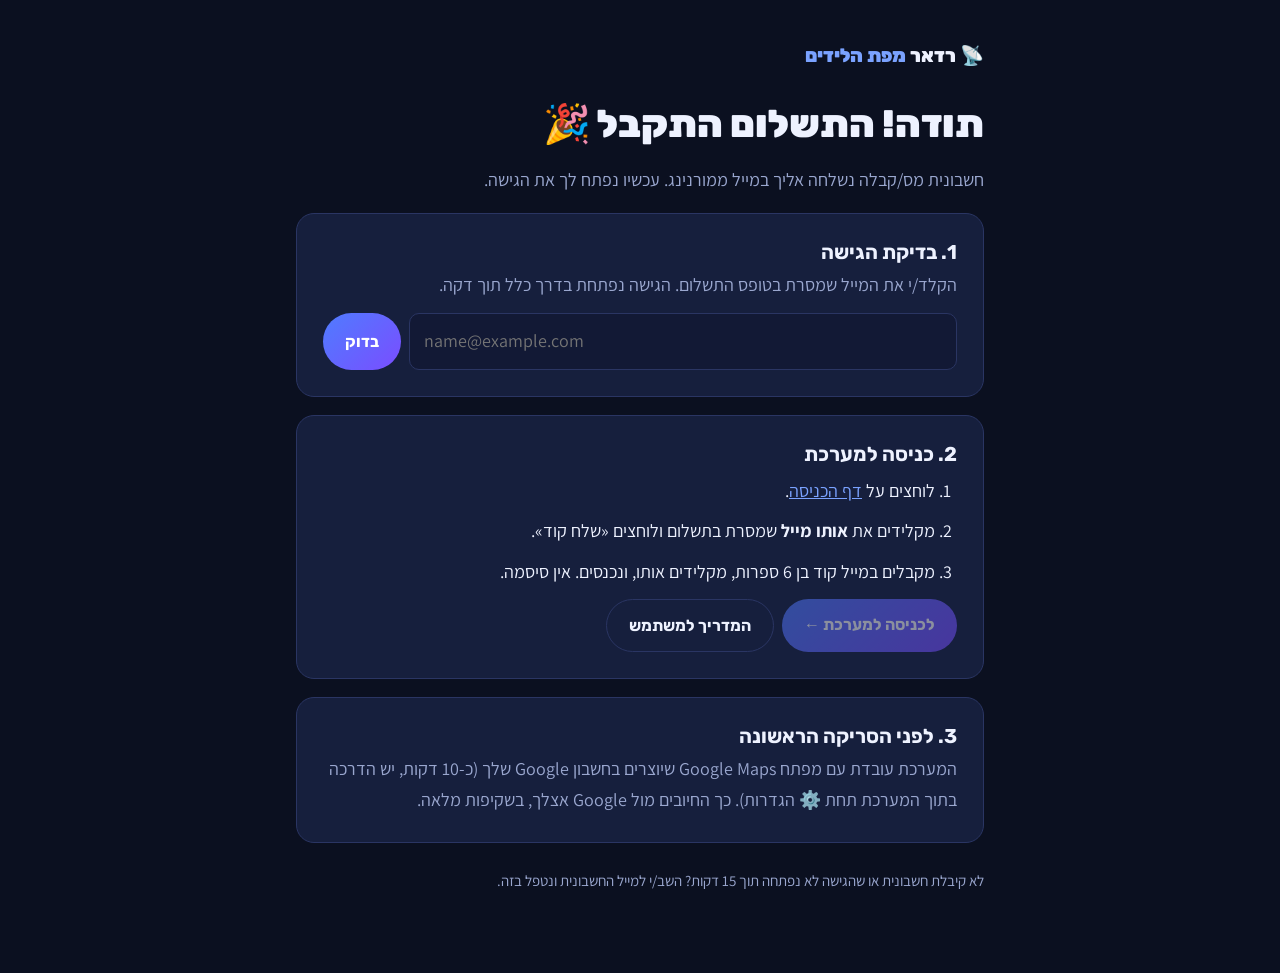
<file: thanks.html>
<!DOCTYPE html>
<html lang="he" dir="rtl">
<head>
<meta charset="UTF-8">
<meta name="viewport" content="width=device-width, initial-scale=1">
<meta name="robots" content="noindex">
<title>תודה על הרכישה — רדאר מפת הלידים</title>
<link rel="preconnect" href="https://fonts.googleapis.com">
<link href="https://fonts.googleapis.com/css2?family=Rubik:wght@500;700;900&family=Assistant:wght@400;600;700&display=swap" rel="stylesheet">
<style>
:root{--bg:#0b1020;--bg2:#121935;--card:#161f3d;--card2:#1d2850;--line:#2a3563;--txt:#eef2ff;--mut:#9aa7cf;--acc:#4f7cff;--acc2:#7aa2ff;--good:#2fd48f;--warn:#ffc24d;--bad:#ff6b6b}
*{box-sizing:border-box}
body{margin:0;background:var(--bg);color:var(--txt);font-family:"Assistant","Segoe UI",Arial,sans-serif;font-size:18px;line-height:1.7}
a{color:var(--acc2)}
h1,h2{font-family:"Rubik",sans-serif;line-height:1.2;margin:0}
.wrap{max-width:720px;margin:0 auto;padding:40px 16px 60px}
.logo{font-family:"Rubik";font-weight:900;font-size:1.2rem;margin-bottom:28px}
.logo span{color:var(--acc2)}
.card{background:var(--card);border:1px solid var(--line);border-radius:18px;padding:26px;margin-top:18px}
h1{font-size:clamp(1.7rem,5vw,2.4rem);font-weight:900}
.mut{color:var(--mut)}
ol{padding-inline-start:22px;margin:10px 0 0}
ol li{margin:10px 0}
.status{display:flex;gap:12px;align-items:center;padding:14px 16px;border-radius:12px;background:var(--card2);border:1px solid var(--line)}
.status.ok{border-color:var(--good);background:rgba(47,212,143,.1)}
.status.wait{border-color:var(--warn)}
.dot{width:12px;height:12px;border-radius:50%;background:var(--warn);flex:none;animation:p 1.2s infinite}
.ok .dot{background:var(--good);animation:none}
@keyframes p{50%{opacity:.3}}
.row{display:flex;gap:8px;flex-wrap:wrap;margin-top:12px}
input{flex:1;min-width:200px;padding:12px 14px;border-radius:10px;border:1px solid var(--line);background:var(--bg2);color:var(--txt);font:inherit;direction:ltr}
.btn{display:inline-block;padding:12px 22px;border-radius:999px;font-family:"Rubik";font-weight:700;text-decoration:none;border:0;cursor:pointer;font-size:1rem}
.btn.primary{background:linear-gradient(135deg,#4f7cff,#7a4dff);color:#fff}
.btn.ghost{background:transparent;color:var(--txt);border:1px solid var(--line)}
.btn[aria-disabled=true]{opacity:.5;pointer-events:none}
small{color:var(--mut)}
</style>
</head>
<body>
<div class="wrap">
  <div class="logo">📡 רדאר <span>מפת הלידים</span></div>
  <h1>תודה! התשלום התקבל 🎉</h1>
  <p class="mut">חשבונית מס/קבלה נשלחה אליך במייל ממורנינג. עכשיו נפתח לך את הגישה.</p>

  <div class="card">
    <h2 style="font-size:1.25rem">1. בדיקת הגישה</h2>
    <p class="mut" style="margin:6px 0 0">הקלד/י את המייל שמסרת בטופס התשלום. הגישה נפתחת בדרך כלל תוך דקה.</p>
    <div class="row"><input id="em" type="email" placeholder="name@example.com" autocomplete="email"><button class="btn primary" id="chk" type="button">בדוק</button></div>
    <div id="st" class="status wait" style="margin-top:14px;display:none"><span class="dot"></span><span id="stx">בודק…</span></div>
  </div>

  <div class="card">
    <h2 style="font-size:1.25rem">2. כניסה למערכת</h2>
    <ol>
      <li>לוחצים על <a href="login.html">דף הכניסה</a>.</li>
      <li>מקלידים את <b>אותו מייל</b> שמסרת בתשלום ולוחצים «שלח קוד».</li>
      <li>מקבלים במייל קוד בן 6 ספרות, מקלידים אותו, ונכנסים. אין סיסמה.</li>
    </ol>
    <div class="row"><a class="btn primary" id="go" href="login.html" aria-disabled="true">לכניסה למערכת ←</a><a class="btn ghost" href="help.html">המדריך למשתמש</a></div>
  </div>

  <div class="card">
    <h2 style="font-size:1.25rem">3. לפני הסריקה הראשונה</h2>
    <p class="mut" style="margin:6px 0 0">המערכת עובדת עם מפתח Google Maps שיוצרים בחשבון Google שלך (כ-10 דקות, יש הדרכה בתוך המערכת תחת ⚙️ הגדרות). כך החיובים מול Google אצלך, בשקיפות מלאה.</p>
  </div>

  <p style="margin-top:22px"><small>לא קיבלת חשבונית או שהגישה לא נפתחה תוך 15 דקות? השב/י למייל החשבונית ונטפל בזה.</small></p>
</div>
<script>
const AUDIT = 'https://leads-radar-audit-scagoip22a-ew.a.run.app';
const em = document.getElementById('em'), st = document.getElementById('st'), stx = document.getElementById('stx'), go = document.getElementById('go');
let tries = 0, timer = null;
try { const saved = localStorage.getItem('lr_buyer_email'); if (saved) em.value = saved; } catch (e) {}
function show(ok, text) { st.style.display = 'flex'; st.className = 'status ' + (ok ? 'ok' : 'wait'); stx.textContent = text; }
async function check() {
  const email = em.value.trim().toLowerCase();
  if (!/^[^@\s]+@[^@\s]+\.[^@\s]+$/.test(email)) { show(false, 'נא להקליד כתובת מייל תקינה'); return; }
  try { localStorage.setItem('lr_buyer_email', email); } catch (e) {}
  clearTimeout(timer); show(false, 'בודק את התשלום מול מורנינג…');
  try {
    await fetch(AUDIT + '?action=morning_sync', { cache: 'no-store' }).catch(() => {});
    const r = await fetch(AUDIT + '?action=paid&email=' + encodeURIComponent(email), { cache: 'no-store' }).then(x => x.json());
    if (r.active) {
      show(true, '✓ הגישה פתוחה' + (r.until ? ' עד ' + r.until.split('-').reverse().join('.') : '') + '. אפשר להיכנס.');
      go.setAttribute('aria-disabled', 'false'); return;
    }
  } catch (e) {}
  tries++;
  if (tries < 12) { show(false, 'התשלום עוד לא הגיע אלינו. בודק שוב בעוד 20 שניות… (' + tries + '/12)'); timer = setTimeout(check, 20000); }
  else show(false, 'עדיין לא רואים את התשלום במייל הזה. ודא/י שזה המייל מטופס התשלום, או השב/י למייל החשבונית.');
}
document.getElementById('chk').addEventListener('click', () => { tries = 0; check(); });
em.addEventListener('keydown', e => { if (e.key === 'Enter') { tries = 0; check(); } });
if (em.value) check();
</script>
</body>
</html>
</file>
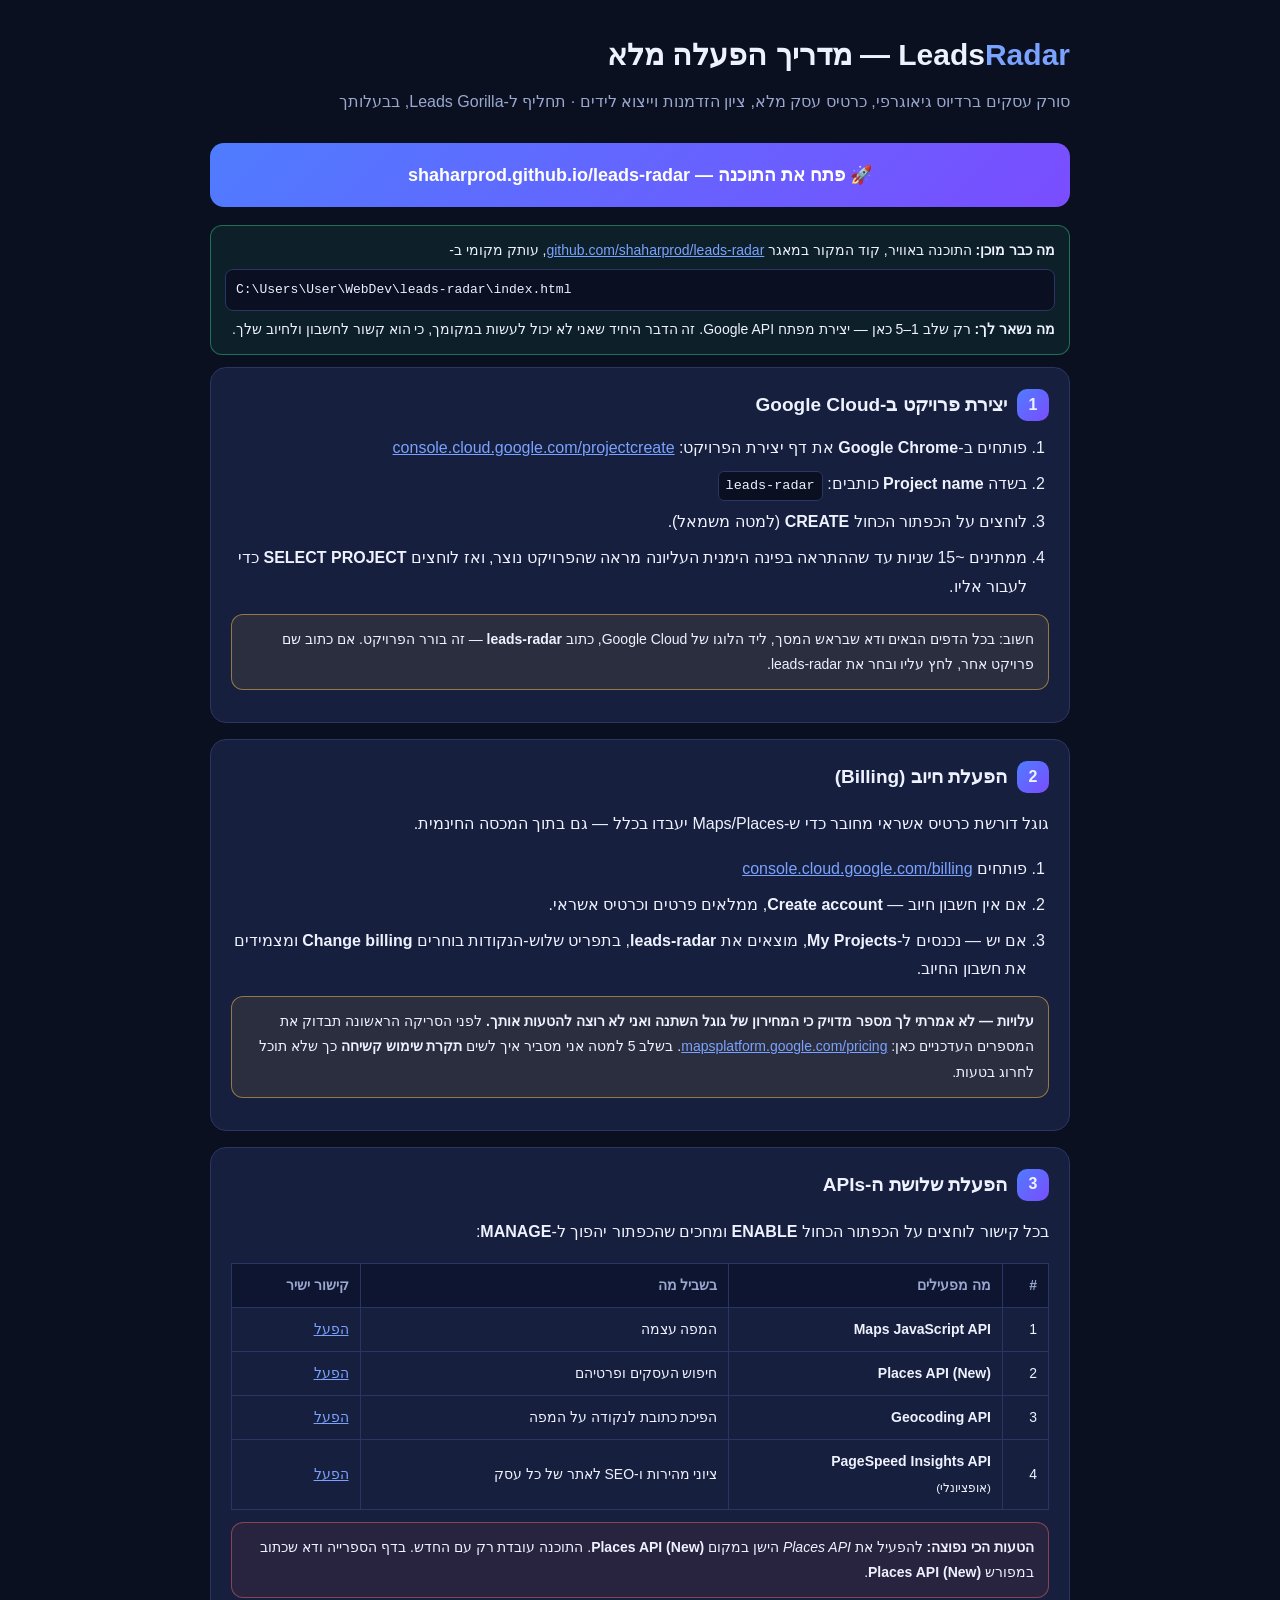
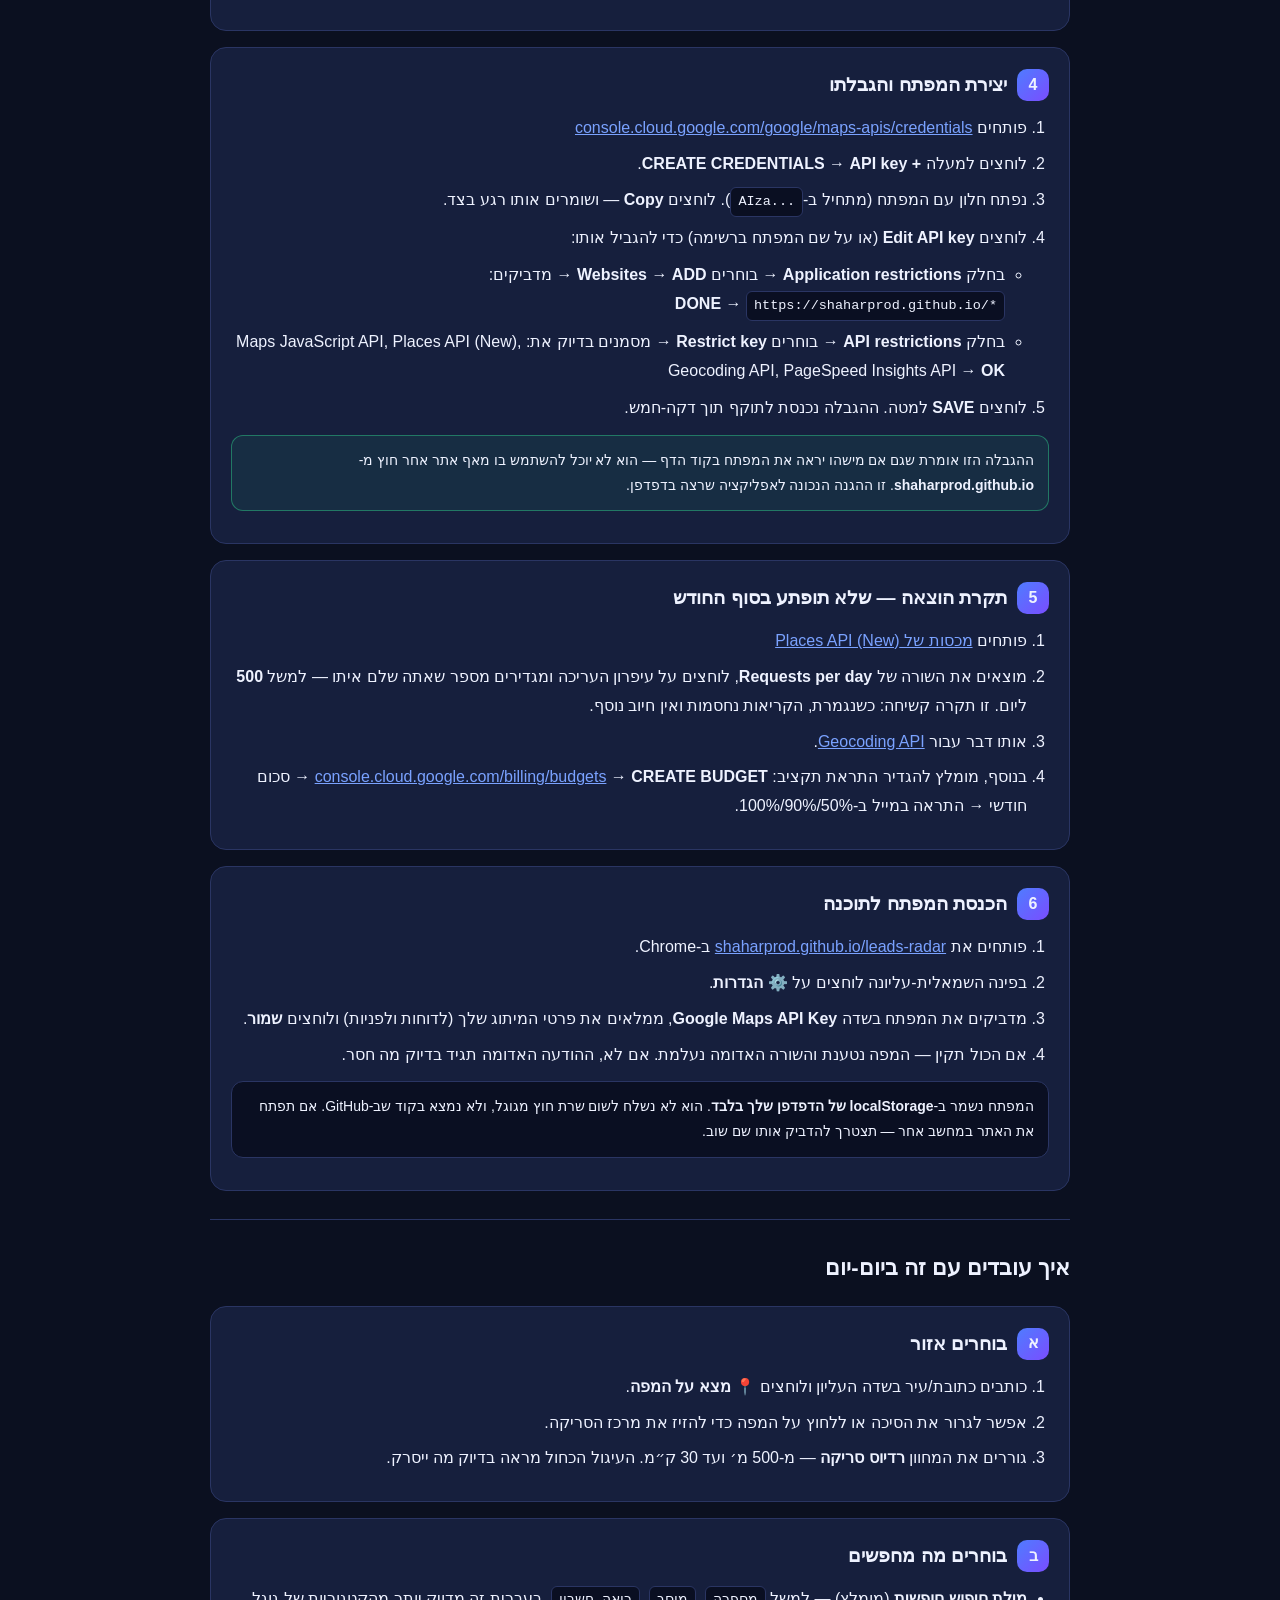
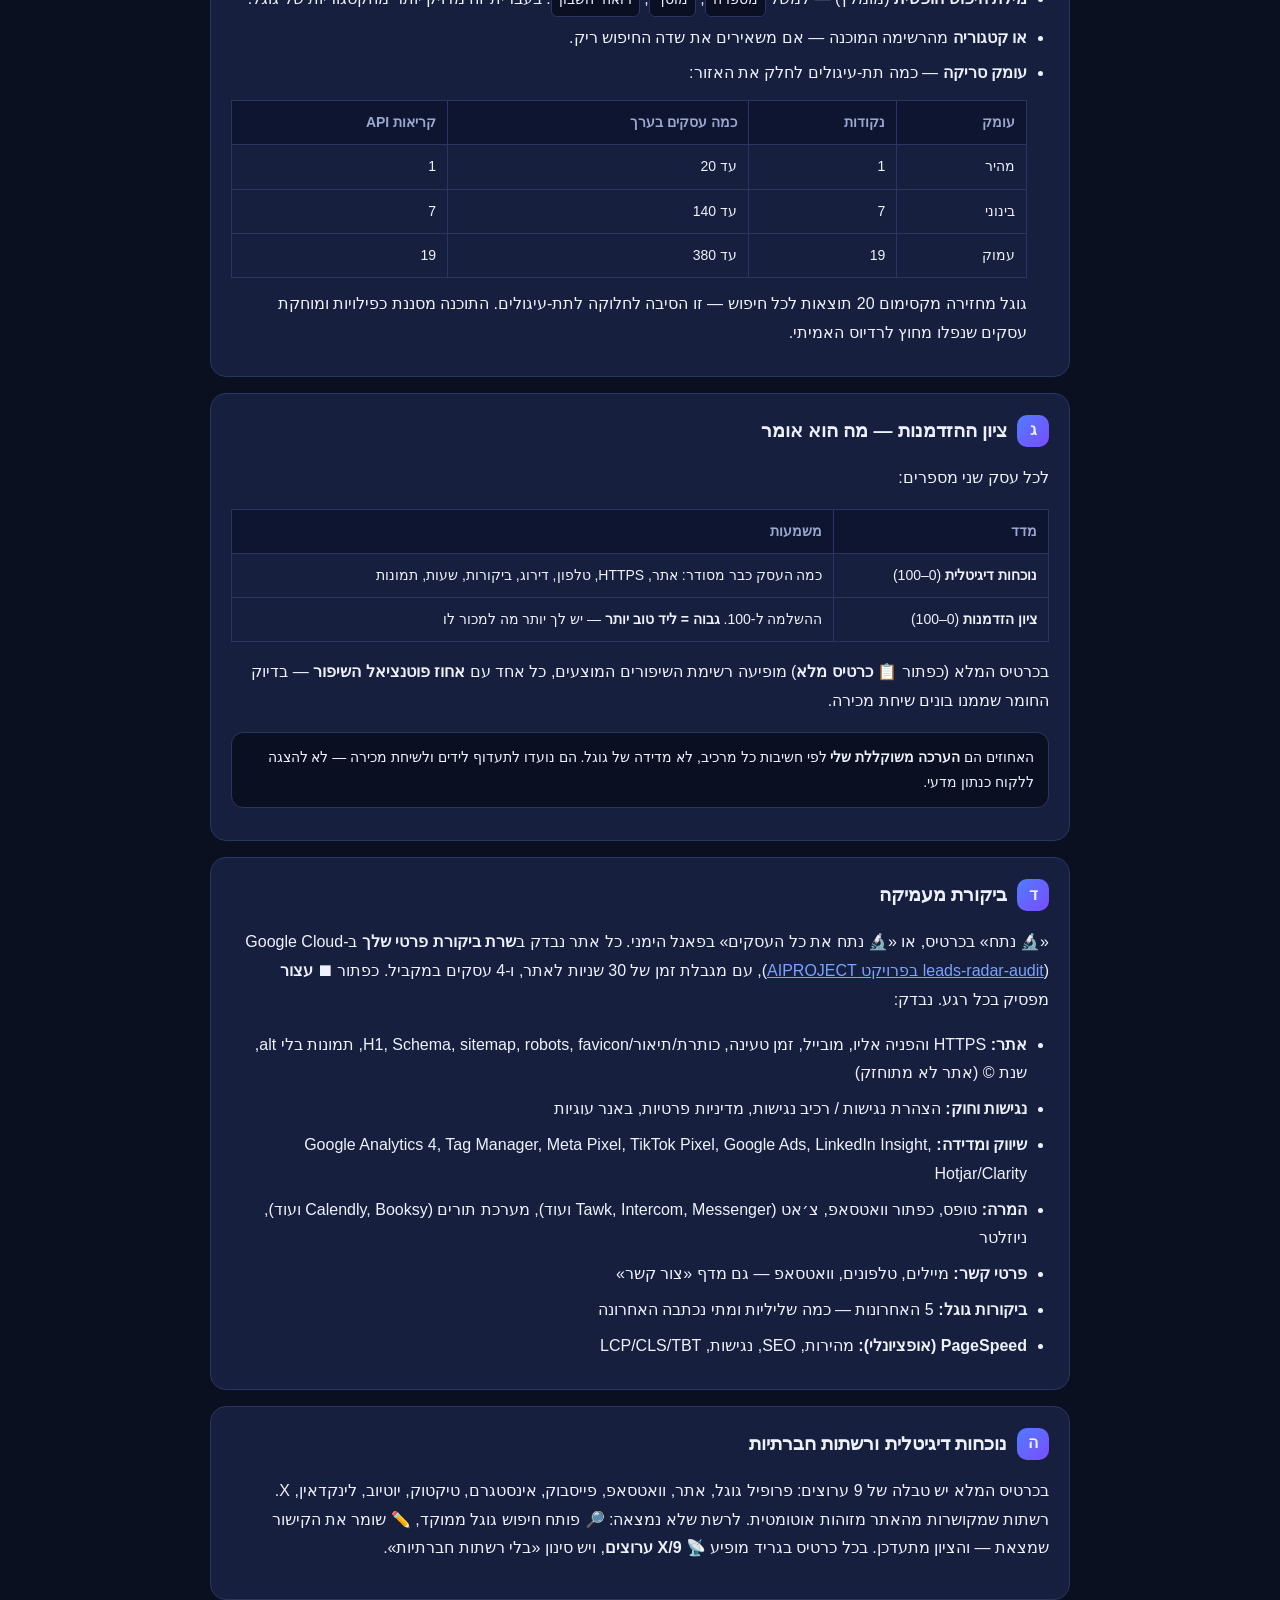
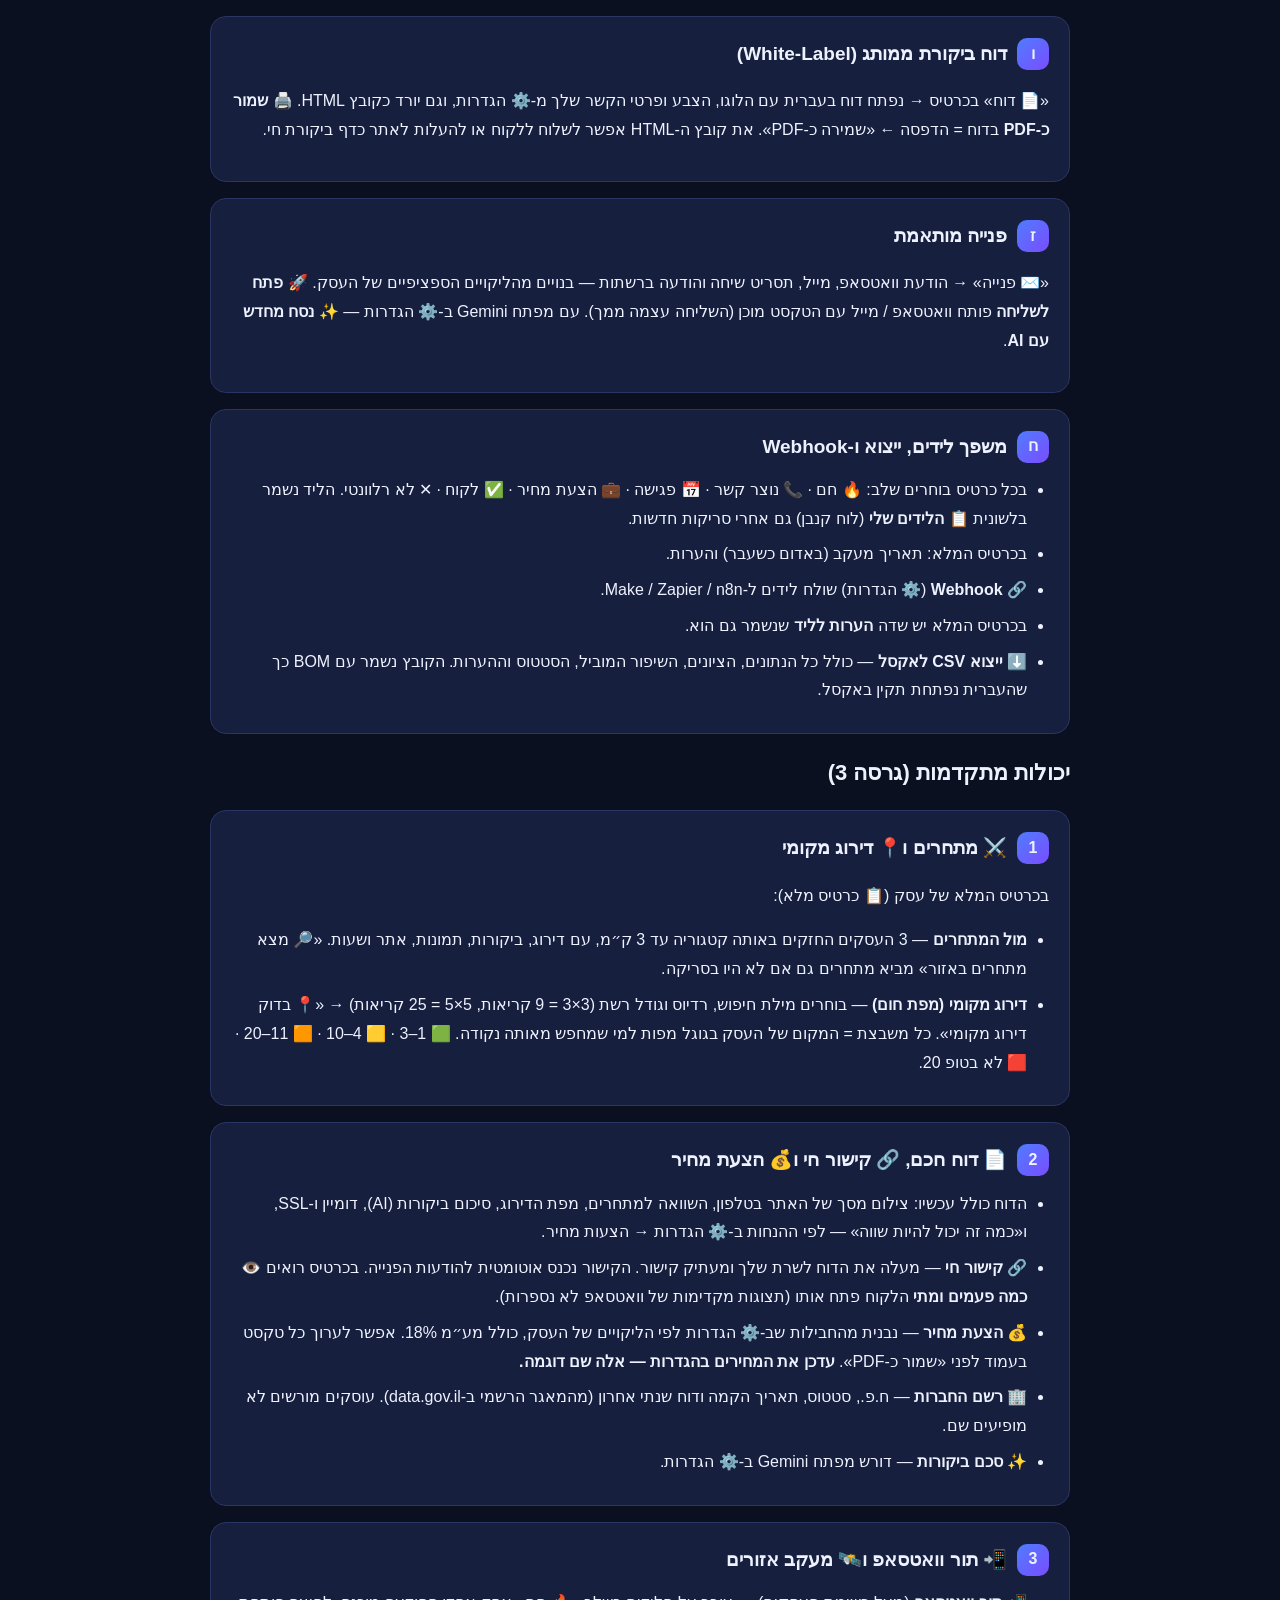
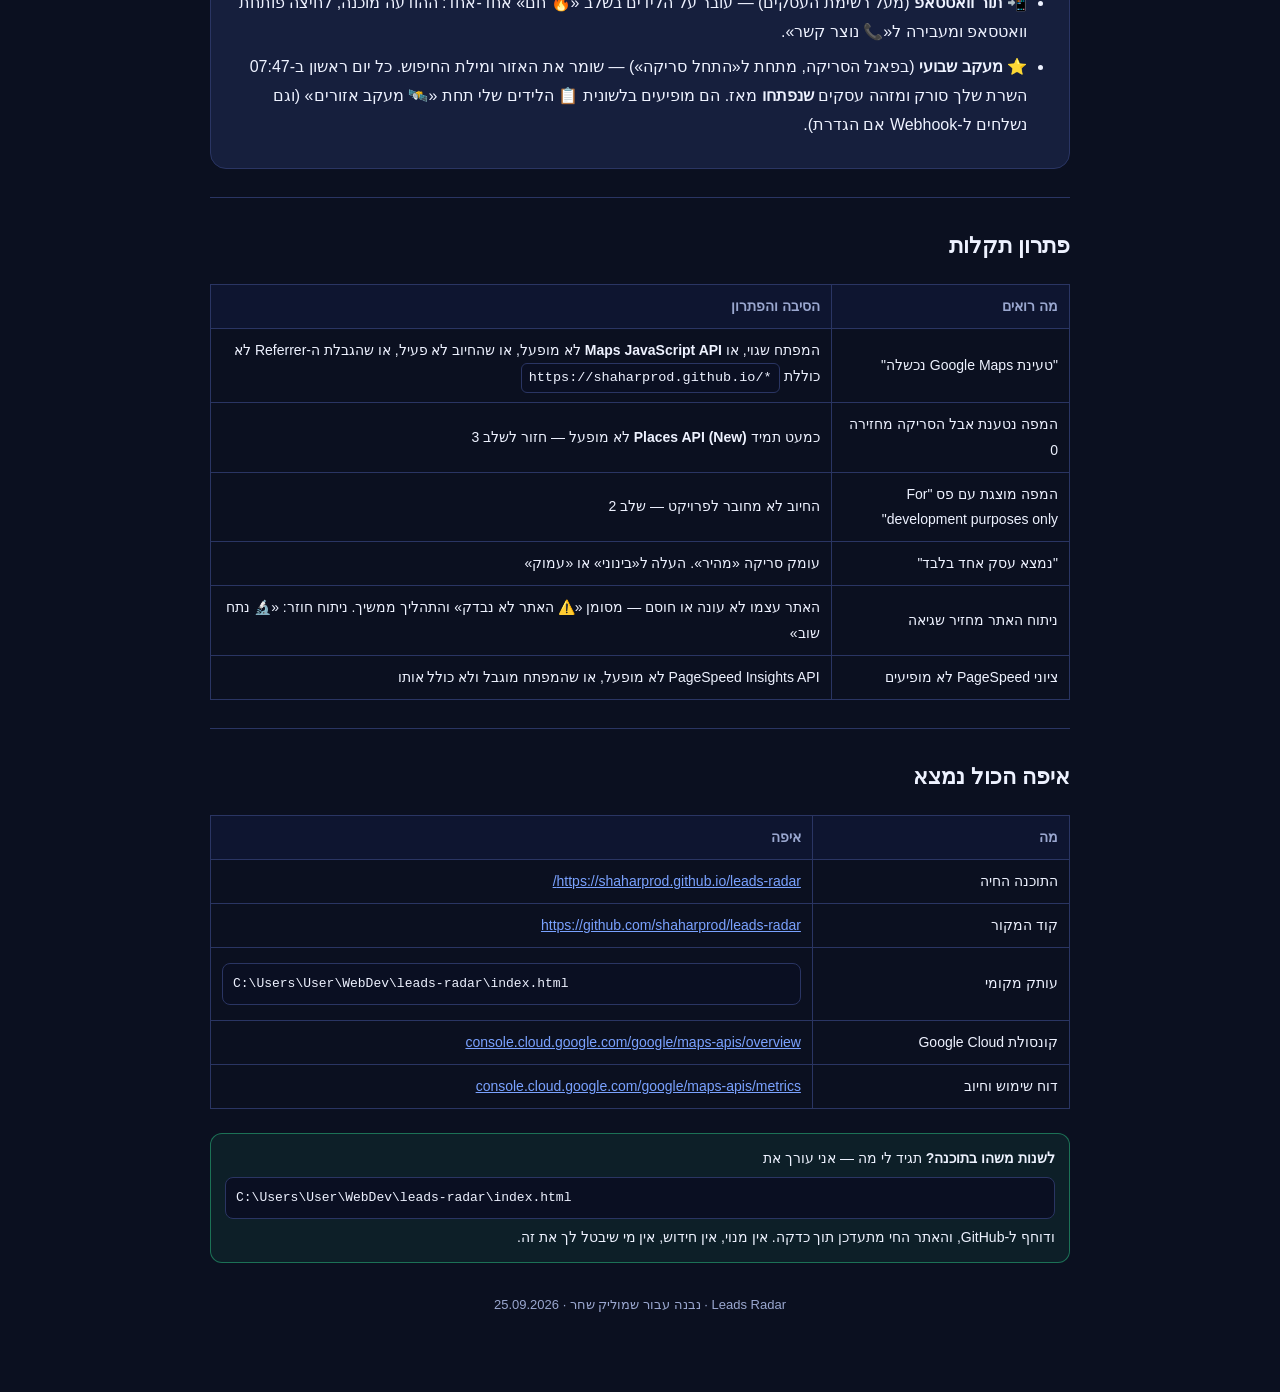
<file: מדריך-הפעלה.html>
<!DOCTYPE html>
<html lang="he" dir="rtl"><head><meta charset="utf-8">
<meta name="viewport" content="width=device-width,initial-scale=1">
<title>Leads Radar — מדריך הפעלה מלא</title>
<style>
:root{--bg:#0b1020;--card:#161f3d;--line:#2a3563;--txt:#eef2ff;--mut:#9aa7cf;--acc:#7aa2ff;--gold:#ffd166;--good:#2fd48f;--bad:#ff6b6b}
*{box-sizing:border-box}
body{margin:0;background:var(--bg);color:var(--txt);font-family:"Segoe UI",Rubik,Arial,sans-serif;line-height:1.8}
.page{max-width:900px;margin:0 auto;padding:28px 20px 80px}
h1{font-size:30px;margin:0 0 6px}
h1 span{color:var(--acc)}
.sub{color:var(--mut);margin-bottom:26px}
a{color:var(--acc)}
.step{background:var(--card);border:1px solid var(--line);border-radius:16px;padding:20px;margin-bottom:16px;position:relative}
.step h2{font-size:19px;margin:0 0 12px;display:flex;align-items:center;gap:10px}
.n{width:32px;height:32px;border-radius:10px;background:linear-gradient(135deg,#4f7cff,#7a4dff);
  display:flex;align-items:center;justify-content:center;font-size:16px;font-weight:800;flex:0 0 32px}
ol,ul{margin:8px 0;padding-inline-start:22px}
li{margin-bottom:7px}
code{background:#0a0f22;border:1px solid var(--line);border-radius:6px;padding:2px 7px;font-size:13.5px;
  font-family:Consolas,monospace;direction:ltr;display:inline-block}
.box{background:#0a0f22;border:1px solid var(--line);border-radius:12px;padding:12px 14px;margin:12px 0;font-size:14px}
.warn{background:rgba(255,194,77,.09);border-color:rgba(255,194,77,.5)}
.good{background:rgba(47,212,143,.08);border-color:rgba(47,212,143,.45)}
.bad{background:rgba(255,107,107,.08);border-color:rgba(255,107,107,.45)}
.big{display:block;text-align:center;background:linear-gradient(135deg,#4f7cff,#7a4dff);color:#fff;
  padding:16px;border-radius:14px;font-weight:700;font-size:18px;text-decoration:none;margin:18px 0}
table{width:100%;border-collapse:collapse;font-size:14px;margin:12px 0}
th,td{border:1px solid var(--line);padding:9px 11px;text-align:right}
th{background:#0e1530;color:var(--mut);font-weight:600}
.kbd{border:1px solid var(--line);background:#0e1530;border-radius:6px;padding:1px 7px;font-size:13px}
.path{direction:ltr;text-align:left;display:block;background:#0a0f22;border:1px solid var(--line);
  border-radius:8px;padding:8px 10px;font-family:Consolas,monospace;font-size:13px;margin:6px 0}
hr{border:0;border-top:1px solid var(--line);margin:28px 0}
.foot{color:var(--mut);font-size:13px;text-align:center}
</style></head><body><div class="page">

<h1>Leads<span>Radar</span> — מדריך הפעלה מלא</h1>
<div class="sub">סורק עסקים ברדיוס גיאוגרפי, כרטיס עסק מלא, ציון הזדמנות וייצוא לידים · תחליף ל-Leads Gorilla, בבעלותך</div>

<a class="big" href="https://shaharprod.github.io/leads-radar/" target="_blank">🚀 פתח את התוכנה — shaharprod.github.io/leads-radar</a>

<div class="box good">
<b>מה כבר מוכן:</b> התוכנה באוויר, קוד המקור במאגר
<a href="https://github.com/shaharprod/leads-radar" target="_blank">github.com/shaharprod/leads-radar</a>,
עותק מקומי ב-<span class="path">C:\Users\User\WebDev\leads-radar\index.html</span>
<b>מה נשאר לך:</b> רק שלב 1–5 כאן — יצירת מפתח Google API. זה הדבר היחיד שאני לא יכול לעשות במקומך,
כי הוא קשור לחשבון ולחיוב שלך.
</div>

<div class="step">
<h2><span class="n">1</span> יצירת פרויקט ב-Google Cloud</h2>
<ol>
<li>פותחים ב-<b>Google Chrome</b> את דף יצירת הפרויקט:
    <a href="https://console.cloud.google.com/projectcreate" target="_blank">console.cloud.google.com/projectcreate</a></li>
<li>בשדה <b>Project name</b> כותבים: <code>leads-radar</code></li>
<li>לוחצים על הכפתור הכחול <b>CREATE</b> (למטה משמאל).</li>
<li>ממתינים ~15 שניות עד שההתראה בפינה הימנית העליונה מראה שהפרויקט נוצר, ואז לוחצים
    <b>SELECT PROJECT</b> כדי לעבור אליו.</li>
</ol>
<div class="box warn">חשוב: בכל הדפים הבאים ודא שבראש המסך, ליד הלוגו של Google Cloud,
כתוב <b>leads-radar</b> — זה בורר הפרויקט. אם כתוב שם פרויקט אחר, לחץ עליו ובחר את leads-radar.</div>
</div>

<div class="step">
<h2><span class="n">2</span> הפעלת חיוב (Billing)</h2>
<p>גוגל דורשת כרטיס אשראי מחובר כדי ש-Maps/Places יעבדו בכלל — גם בתוך המכסה החינמית.</p>
<ol>
<li>פותחים <a href="https://console.cloud.google.com/billing" target="_blank">console.cloud.google.com/billing</a></li>
<li>אם אין חשבון חיוב — <b>Create account</b>, ממלאים פרטים וכרטיס אשראי.</li>
<li>אם יש — נכנסים ל-<b>My Projects</b>, מוצאים את <b>leads-radar</b>, בתפריט שלוש-הנקודות בוחרים
    <b>Change billing</b> ומצמידים את חשבון החיוב.</li>
</ol>
<div class="box warn">
<b>עלויות — לא אמרתי לך מספר מדויק כי המחירון של גוגל השתנה ואני לא רוצה להטעות אותך.</b>
לפני הסריקה הראשונה תבדוק את המספרים העדכניים כאן:
<a href="https://mapsplatform.google.com/pricing/" target="_blank">mapsplatform.google.com/pricing</a>.
בשלב 5 למטה אני מסביר איך לשים <b>תקרת שימוש קשיחה</b> כך שלא תוכל לחרוג בטעות.
</div>
</div>

<div class="step">
<h2><span class="n">3</span> הפעלת שלושת ה-APIs</h2>
<p>בכל קישור לוחצים על הכפתור הכחול <b>ENABLE</b> ומחכים שהכפתור יהפוך ל-<b>MANAGE</b>:</p>
<table>
<tr><th>#</th><th>מה מפעילים</th><th>בשביל מה</th><th>קישור ישיר</th></tr>
<tr><td>1</td><td><b>Maps JavaScript API</b></td><td>המפה עצמה</td>
  <td><a href="https://console.cloud.google.com/apis/library/maps-backend.googleapis.com" target="_blank">הפעל</a></td></tr>
<tr><td>2</td><td><b>Places API (New)</b></td><td>חיפוש העסקים ופרטיהם</td>
  <td><a href="https://console.cloud.google.com/apis/library/places.googleapis.com" target="_blank">הפעל</a></td></tr>
<tr><td>3</td><td><b>Geocoding API</b></td><td>הפיכת כתובת לנקודה על המפה</td>
  <td><a href="https://console.cloud.google.com/apis/library/geocoding-backend.googleapis.com" target="_blank">הפעל</a></td></tr>
<tr><td>4</td><td><b>PageSpeed Insights API</b><br><small>(אופציונלי)</small></td><td>ציוני מהירות ו-SEO לאתר של כל עסק</td>
  <td><a href="https://console.cloud.google.com/apis/library/pagespeedonline.googleapis.com" target="_blank">הפעל</a></td></tr>
</table>
<div class="box bad"><b>הטעות הכי נפוצה:</b> להפעיל את <i>Places API</i> הישן במקום
<b>Places API (New)</b>. התוכנה עובדת רק עם החדש. בדף הספרייה ודא שכתוב במפורש
<b>Places API (New)</b>.</div>
</div>

<div class="step">
<h2><span class="n">4</span> יצירת המפתח והגבלתו</h2>
<ol>
<li>פותחים <a href="https://console.cloud.google.com/google/maps-apis/credentials" target="_blank">console.cloud.google.com/google/maps-apis/credentials</a></li>
<li>לוחצים למעלה <b>+ CREATE CREDENTIALS</b> → <b>API key</b>.</li>
<li>נפתח חלון עם המפתח (מתחיל ב-<code>AIza...</code>). לוחצים <b>Copy</b> — ושומרים אותו רגע בצד.</li>
<li>לוחצים <b>Edit API key</b> (או על שם המפתח ברשימה) כדי להגביל אותו:
  <ul>
  <li>בחלק <b>Application restrictions</b> → בוחרים <b>Websites</b> → <b>ADD</b> → מדביקים:
      <code>https://shaharprod.github.io/*</code> → <b>DONE</b></li>
  <li>בחלק <b>API restrictions</b> → בוחרים <b>Restrict key</b> → מסמנים בדיוק את:
      Maps JavaScript API, Places API (New), Geocoding API, PageSpeed Insights API → <b>OK</b></li>
  </ul></li>
<li>לוחצים <b>SAVE</b> למטה. ההגבלה נכנסת לתוקף תוך דקה-חמש.</li>
</ol>
<div class="box good">ההגבלה הזו אומרת שגם אם מישהו יראה את המפתח בקוד הדף — הוא לא יוכל להשתמש בו
מאף אתר אחר חוץ מ-<b>shaharprod.github.io</b>. זו ההגנה הנכונה לאפליקציה שרצה בדפדפן.</div>
</div>

<div class="step">
<h2><span class="n">5</span> תקרת הוצאה — שלא תופתע בסוף החודש</h2>
<ol>
<li>פותחים <a href="https://console.cloud.google.com/apis/api/places.googleapis.com/quotas" target="_blank">מכסות של Places API (New)</a></li>
<li>מוצאים את השורה של <b>Requests per day</b>, לוחצים על עיפרון העריכה ומגדירים מספר שאתה שלם איתו —
    למשל <b>500</b> ליום. זו תקרה קשיחה: כשנגמרת, הקריאות נחסמות ואין חיוב נוסף.</li>
<li>אותו דבר עבור <a href="https://console.cloud.google.com/apis/api/geocoding-backend.googleapis.com/quotas" target="_blank">Geocoding API</a>.</li>
<li>בנוסף, מומלץ להגדיר התראת תקציב:
    <a href="https://console.cloud.google.com/billing/budgets" target="_blank">console.cloud.google.com/billing/budgets</a> →
    <b>CREATE BUDGET</b> → סכום חודשי → התראה במייל ב-50%/90%/100%.</li>
</ol>
</div>

<div class="step">
<h2><span class="n">6</span> הכנסת המפתח לתוכנה</h2>
<ol>
<li>פותחים את <a href="https://shaharprod.github.io/leads-radar/" target="_blank">shaharprod.github.io/leads-radar</a> ב-Chrome.</li>
<li>בפינה השמאלית-עליונה לוחצים על <b>⚙️ הגדרות</b>.</li>
<li>מדביקים את המפתח בשדה <b>Google Maps API Key</b>, ממלאים את פרטי המיתוג שלך (לדוחות ולפניות) ולוחצים <b>שמור</b>.</li>
<li>אם הכול תקין — המפה נטענת והשורה האדומה נעלמת. אם לא, ההודעה האדומה תגיד בדיוק מה חסר.</li>
</ol>
<div class="box">המפתח נשמר ב-<b>localStorage של הדפדפן שלך בלבד</b>. הוא לא נשלח לשום שרת חוץ מגוגל,
ולא נמצא בקוד שב-GitHub. אם תפתח את האתר במחשב אחר — תצטרך להדביק אותו שם שוב.</div>
</div>

<hr>

<h2 style="font-size:22px">איך עובדים עם זה ביום-יום</h2>

<div class="step">
<h2><span class="n">א</span> בוחרים אזור</h2>
<ol>
<li>כותבים כתובת/עיר בשדה העליון ולוחצים <b>📍 מצא על המפה</b>.</li>
<li>אפשר לגרור את הסיכה או ללחוץ על המפה כדי להזיז את מרכז הסריקה.</li>
<li>גוררים את המחוון <b>רדיוס סריקה</b> — מ-500 מ׳ ועד 30 ק״מ. העיגול הכחול מראה בדיוק מה ייסרק.</li>
</ol>
</div>

<div class="step">
<h2><span class="n">ב</span> בוחרים מה מחפשים</h2>
<ul>
<li><b>מילת חיפוש חופשית</b> (מומלץ) — למשל <code>מספרה</code>, <code>מוסך</code>, <code>רואה חשבון</code>.
    בעברית זה מדויק יותר מהקטגוריות של גוגל.</li>
<li><b>או קטגוריה</b> מהרשימה המוכנה — אם משאירים את שדה החיפוש ריק.</li>
<li><b>עומק סריקה</b> — כמה תת-עיגולים לחלק את האזור:
  <table>
    <tr><th>עומק</th><th>נקודות</th><th>כמה עסקים בערך</th><th>קריאות API</th></tr>
    <tr><td>מהיר</td><td>1</td><td>עד 20</td><td>1</td></tr>
    <tr><td>בינוני</td><td>7</td><td>עד 140</td><td>7</td></tr>
    <tr><td>עמוק</td><td>19</td><td>עד 380</td><td>19</td></tr>
  </table>
  גוגל מחזירה מקסימום 20 תוצאות לכל חיפוש — זו הסיבה לחלוקה לתת-עיגולים.
  התוכנה מסננת כפילויות ומוחקת עסקים שנפלו מחוץ לרדיוס האמיתי.</li>
</ul>
</div>

<div class="step">
<h2><span class="n">ג</span> ציון ההזדמנות — מה הוא אומר</h2>
<p>לכל עסק שני מספרים:</p>
<table>
<tr><th>מדד</th><th>משמעות</th></tr>
<tr><td><b>נוכחות דיגיטלית</b> (0–100)</td><td>כמה העסק כבר מסודר: אתר, HTTPS, טלפון, דירוג, ביקורות, שעות, תמונות</td></tr>
<tr><td><b>ציון הזדמנות</b> (0–100)</td><td>ההשלמה ל-100. <b>גבוה = ליד טוב יותר</b> — יש לך יותר מה למכור לו</td></tr>
</table>
<p>בכרטיס המלא (כפתור <b>📋 כרטיס מלא</b>) מופיעה רשימת השיפורים המוצעים, כל אחד עם
<b>אחוז פוטנציאל השיפור</b> — בדיוק החומר שממנו בונים שיחת מכירה.</p>
<div class="box">האחוזים הם <b>הערכה משוקללת שלי</b> לפי חשיבות כל מרכיב, לא מדידה של גוגל.
הם נועדו לתעדוף לידים ולשיחת מכירה — לא להצגה ללקוח כנתון מדעי.</div>
</div>

<div class="step">
<h2><span class="n">ד</span> ביקורת מעמיקה</h2>
<p>«🔬 נתח» בכרטיס, או «🔬 נתח את כל העסקים» בפאנל הימני. כל אתר נבדק ב<b>שרת ביקורת פרטי שלך</b> ב-Google Cloud
(<a href="https://console.cloud.google.com/functions/details/europe-west1/leads-radar-audit?project=aiproject-484911" target="_blank">leads-radar-audit בפרויקט AIPROJECT</a>),
עם מגבלת זמן של 30 שניות לאתר, ו-4 עסקים במקביל. כפתור <b>⏹ עצור</b> מפסיק בכל רגע. נבדק:</p>
<ul>
<li><b>אתר:</b> HTTPS והפניה אליו, מובייל, זמן טעינה, כותרת/תיאור/H1, Schema, sitemap, robots, favicon, תמונות בלי alt, שנת © (אתר לא מתוחזק)</li>
<li><b>נגישות וחוק:</b> הצהרת נגישות / רכיב נגישות, מדיניות פרטיות, באנר עוגיות</li>
<li><b>שיווק ומדידה:</b> Google Analytics 4, Tag Manager, Meta Pixel, TikTok Pixel, Google Ads, LinkedIn Insight, Hotjar/Clarity</li>
<li><b>המרה:</b> טופס, כפתור וואטסאפ, צ׳אט (Tawk, Intercom, Messenger ועוד), מערכת תורים (Calendly, Booksy ועוד), ניוזלטר</li>
<li><b>פרטי קשר:</b> מיילים, טלפונים, וואטסאפ — גם מדף «צור קשר»</li>
<li><b>ביקורות גוגל:</b> 5 האחרונות — כמה שליליות ומתי נכתבה האחרונה</li>
<li><b>PageSpeed (אופציונלי):</b> מהירות, SEO, נגישות, LCP/CLS/TBT</li>
</ul></div>

<div class="step"><h2><span class="n">ה</span> נוכחות דיגיטלית ורשתות חברתיות</h2>
<p>בכרטיס המלא יש טבלה של 9 ערוצים: פרופיל גוגל, אתר, וואטסאפ, פייסבוק, אינסטגרם, טיקטוק, יוטיוב, לינקדאין, X.
רשתות שמקושרות מהאתר מזוהות אוטומטית. לרשת שלא נמצאה: <b>🔎</b> פותח חיפוש גוגל ממוקד, <b>✏️</b> שומר את הקישור שמצאת — והציון מתעדכן.
בכל כרטיס בגריד מופיע <b>📡 X/9 ערוצים</b>, ויש סינון «בלי רשתות חברתיות».</p></div>

<div class="step"><h2><span class="n">ו</span> דוח ביקורת ממותג (White-Label)</h2>
<p>«📄 דוח» בכרטיס → נפתח דוח בעברית עם הלוגו, הצבע ופרטי הקשר שלך מ-⚙️ הגדרות, וגם יורד כקובץ HTML.
<b>🖨️ שמור כ-PDF</b> בדוח = הדפסה ← «שמירה כ-PDF». את קובץ ה-HTML אפשר לשלוח ללקוח או להעלות לאתר כדף ביקורת חי.</p></div>

<div class="step"><h2><span class="n">ז</span> פנייה מותאמת</h2>
<p>«✉️ פנייה» → הודעת וואטסאפ, מייל, תסריט שיחה והודעה ברשתות — בנויים מהליקויים הספציפיים של העסק.
<b>🚀 פתח לשליחה</b> פותח וואטסאפ / מייל עם הטקסט מוכן (השליחה עצמה ממך). עם מפתח Gemini ב-⚙️ הגדרות — <b>✨ נסח מחדש עם AI</b>.</p></div>

<div class="step">
<h2><span class="n">ח</span> משפך לידים, ייצוא ו-Webhook</h2>
<ul>
<li>בכל כרטיס בוחרים שלב: 🔥 חם · 📞 נוצר קשר · 📅 פגישה · 💼 הצעת מחיר · ✅ לקוח · ✕ לא רלוונטי. הליד נשמר בלשונית <b>📋 הלידים שלי</b> (לוח קנבן) גם אחרי סריקות חדשות.</li><li>בכרטיס המלא: תאריך מעקב (באדום כשעבר) והערות.</li><li><b>🔗 Webhook</b> (⚙️ הגדרות) שולח לידים ל-Make / Zapier / n8n.</li>
<li>בכרטיס המלא יש שדה <b>הערות לליד</b> שנשמר גם הוא.</li>
<li><b>⬇️ ייצוא CSV לאקסל</b> — כולל כל הנתונים, הציונים, השיפור המוביל, הסטטוס וההערות.
    הקובץ נשמר עם BOM כך שהעברית נפתחת תקין באקסל.</li>
</ul>
</div>

<h2 style="font-size:22px">יכולות מתקדמות (גרסה 3)</h2>
<div class="step"><h2><span class="n">1</span> ⚔️ מתחרים ו📍 דירוג מקומי</h2>
<p>בכרטיס המלא של עסק (📋 כרטיס מלא):</p><ul>
<li><b>מול המתחרים</b> — 3 העסקים החזקים באותה קטגוריה עד 3 ק״מ, עם דירוג, ביקורות, תמונות, אתר ושעות. «🔎 מצא מתחרים באזור» מביא מתחרים גם אם לא היו בסריקה.</li>
<li><b>דירוג מקומי (מפת חום)</b> — בוחרים מילת חיפוש, רדיוס וגודל רשת (3×3 = 9 קריאות, 5×5 = 25 קריאות) → «📍 בדוק דירוג מקומי». כל משבצת = המקום של העסק בגוגל מפות למי שמחפש מאותה נקודה. 🟩 1–3 · 🟨 4–10 · 🟧 11–20 · 🟥 לא בטופ 20.</li></ul></div>
<div class="step"><h2><span class="n">2</span> 📄 דוח חכם, 🔗 קישור חי ו💰 הצעת מחיר</h2><ul>
<li>הדוח כולל עכשיו: צילום מסך של האתר בטלפון, השוואה למתחרים, מפת הדירוג, סיכום ביקורות (AI), דומיין ו-SSL, ו«כמה זה יכול להיות שווה» — לפי ההנחות ב-⚙️ הגדרות → הצעות מחיר.</li>
<li><b>🔗 קישור חי</b> — מעלה את הדוח לשרת שלך ומעתיק קישור. הקישור נכנס אוטומטית להודעות הפנייה. בכרטיס רואים <b>👁️ כמה פעמים ומתי</b> הלקוח פתח אותו (תצוגות מקדימות של וואטסאפ לא נספרות).</li>
<li><b>💰 הצעת מחיר</b> — נבנית מהחבילות שב-⚙️ הגדרות לפי הליקויים של העסק, כולל מע״מ 18%. אפשר לערוך כל טקסט בעמוד לפני «שמור כ-PDF». <b>עדכן את המחירים בהגדרות — אלה שם דוגמה.</b></li>
<li><b>🏢 רשם החברות</b> — ח.פ., סטטוס, תאריך הקמה ודוח שנתי אחרון (מהמאגר הרשמי ב-data.gov.il). עוסקים מורשים לא מופיעים שם.</li>
<li><b>✨ סכם ביקורות</b> — דורש מפתח Gemini ב-⚙️ הגדרות.</li></ul></div>
<div class="step"><h2><span class="n">3</span> 📲 תור וואטסאפ ו🛰️ מעקב אזורים</h2><ul>
<li><b>📲 תור וואטסאפ</b> (מעל רשימת העסקים) — עובר על הלידים בשלב «🔥 חם» אחד-אחד: ההודעה מוכנה, לחיצה פותחת וואטסאפ ומעבירה ל«📞 נוצר קשר».</li>
<li><b>⭐ מעקב שבועי</b> (בפאנל הסריקה, מתחת ל«התחל סריקה») — שומר את האזור ומילת החיפוש. כל יום ראשון ב-07:47 השרת שלך סורק ומזהה עסקים <b>שנפתחו</b> מאז. הם מופיעים בלשונית 📋 הלידים שלי תחת «🛰️ מעקב אזורים» (וגם נשלחים ל-Webhook אם הגדרת).</li></ul></div>

<hr>
<h2 style="font-size:22px">פתרון תקלות</h2>
<table>
<tr><th>מה רואים</th><th>הסיבה והפתרון</th></tr>
<tr><td>"טעינת Google Maps נכשלה"</td><td>המפתח שגוי, או <b>Maps JavaScript API</b> לא מופעל, או שהחיוב לא פעיל,
  או שהגבלת ה-Referrer לא כוללת <code>https://shaharprod.github.io/*</code></td></tr>
<tr><td>המפה נטענת אבל הסריקה מחזירה 0</td><td>כמעט תמיד <b>Places API (New)</b> לא מופעל — חזור לשלב 3</td></tr>
<tr><td>המפה מוצגת עם פס "For development purposes only"</td><td>החיוב לא מחובר לפרויקט — שלב 2</td></tr>
<tr><td>"נמצא עסק אחד בלבד"</td><td>עומק סריקה «מהיר». העלה ל«בינוני» או «עמוק»</td></tr>
<tr><td>ניתוח האתר מחזיר שגיאה</td><td>האתר עצמו לא עונה או חוסם — מסומן «⚠️ האתר לא נבדק» והתהליך ממשיך. ניתוח חוזר: «🔬 נתח שוב»</td></tr>
<tr><td>ציוני PageSpeed לא מופיעים</td><td>PageSpeed Insights API לא מופעל, או שהמפתח מוגבל ולא כולל אותו</td></tr>
</table>

<hr>
<h2 style="font-size:22px">איפה הכול נמצא</h2>
<table>
<tr><th>מה</th><th>איפה</th></tr>
<tr><td>התוכנה החיה</td><td><a href="https://shaharprod.github.io/leads-radar/" target="_blank">https://shaharprod.github.io/leads-radar/</a></td></tr>
<tr><td>קוד המקור</td><td><a href="https://github.com/shaharprod/leads-radar" target="_blank">https://github.com/shaharprod/leads-radar</a></td></tr>
<tr><td>עותק מקומי</td><td><span class="path">C:\Users\User\WebDev\leads-radar\index.html</span></td></tr>
<tr><td>קונסולת Google Cloud</td><td><a href="https://console.cloud.google.com/google/maps-apis/overview" target="_blank">console.cloud.google.com/google/maps-apis/overview</a></td></tr>
<tr><td>דוח שימוש וחיוב</td><td><a href="https://console.cloud.google.com/google/maps-apis/metrics" target="_blank">console.cloud.google.com/google/maps-apis/metrics</a></td></tr>
</table>

<div class="box good" style="margin-top:24px">
<b>לשנות משהו בתוכנה?</b> תגיד לי מה — אני עורך את
<span class="path">C:\Users\User\WebDev\leads-radar\index.html</span>
ודוחף ל-GitHub, והאתר החי מתעדכן תוך כדקה. אין מנוי, אין חידוש, אין מי שיבטל לך את זה.
</div>

<div class="foot" style="margin-top:30px">Leads Radar · נבנה עבור שמוליק שחר · 25.09.2026</div>
</div></body></html>
</file>
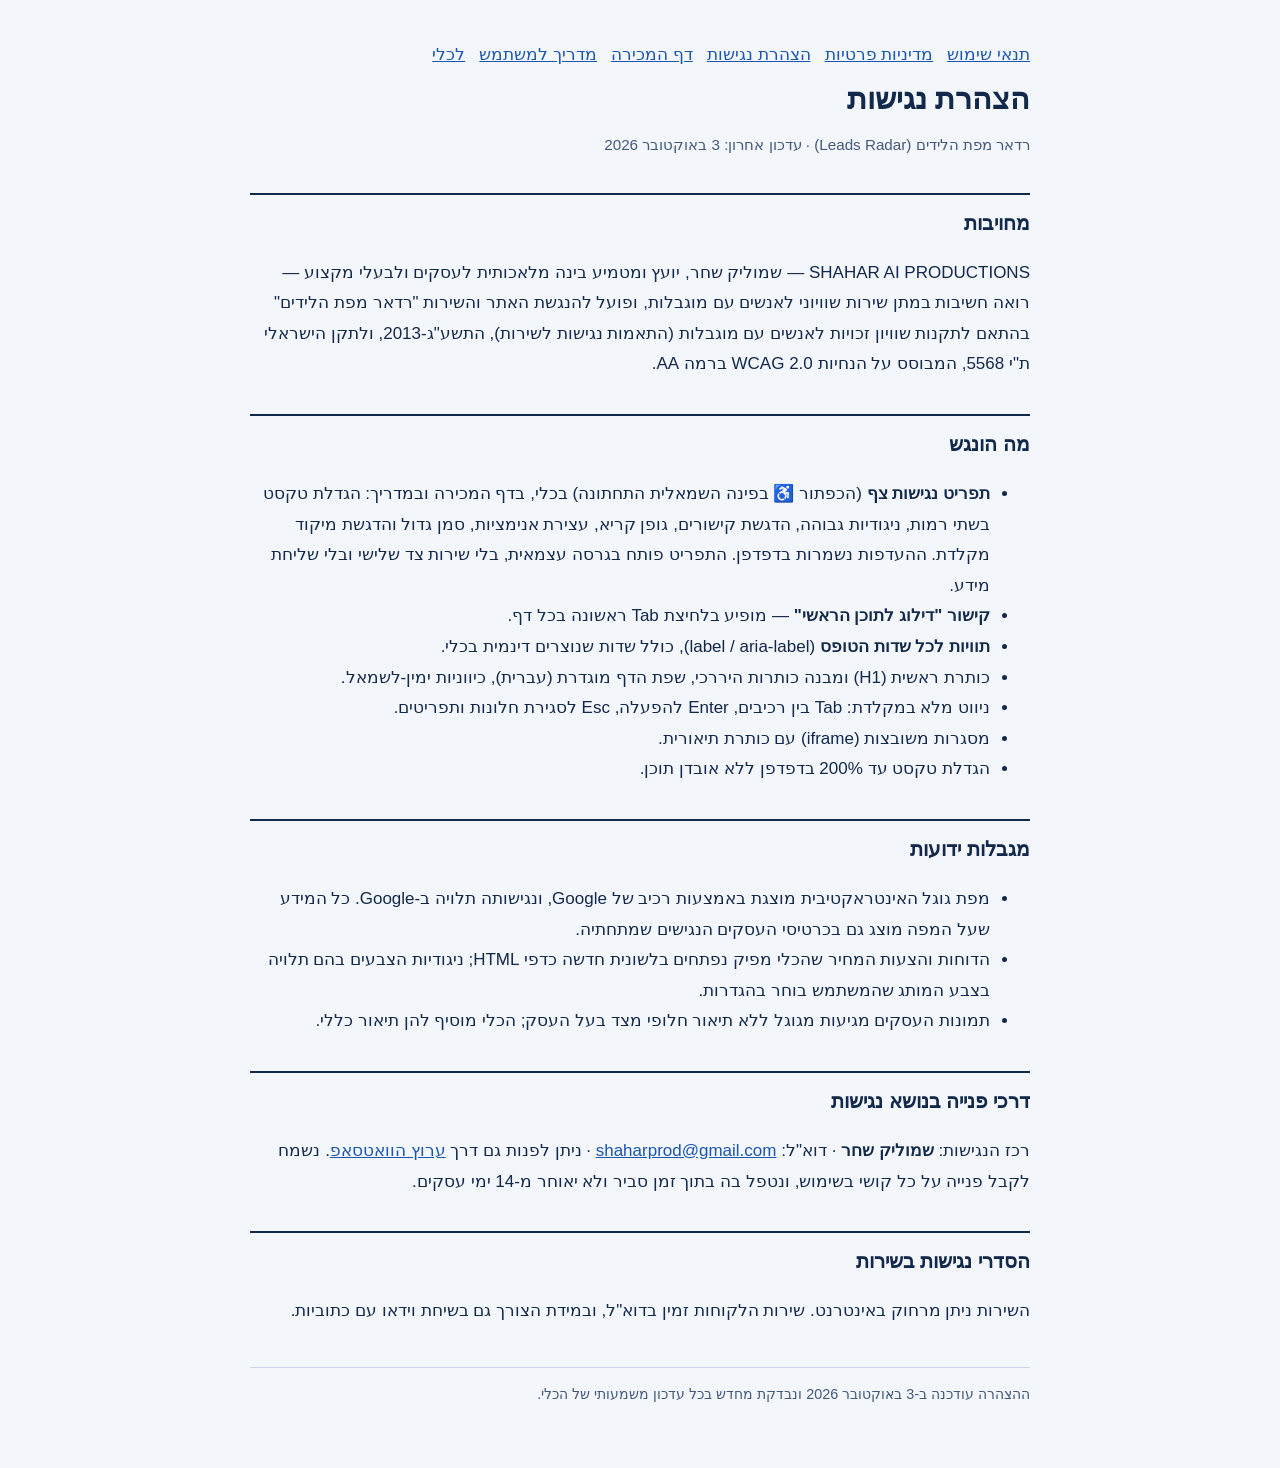
<file: legal/accessibility.html>
<!DOCTYPE html>
<html lang="he" dir="rtl">
<head>
<meta charset="UTF-8"><meta name="viewport" content="width=device-width, initial-scale=1">
<title>הצהרת נגישות — רדאר מפת הלידים (Leads Radar)</title>
<link rel="stylesheet" href="style.css">
</head>
<body><div class="wrap">
<nav><a href="terms.html">תנאי שימוש</a><a href="privacy.html">מדיניות פרטיות</a><a href="accessibility.html">הצהרת נגישות</a><a href="../sales.html">דף המכירה</a><a href="../help.html">מדריך למשתמש</a><a href="../">לכלי</a></nav>
<h1>הצהרת נגישות</h1>
<div class="meta">רדאר מפת הלידים (Leads Radar) · עדכון אחרון: 3 באוקטובר 2026</div>

<h2>מחויבות</h2>
<p>SHAHAR AI PRODUCTIONS — שמוליק שחר, יועץ ומטמיע בינה מלאכותית לעסקים ולבעלי מקצוע — רואה חשיבות במתן שירות שוויוני לאנשים עם מוגבלות, ופועל להנגשת האתר והשירות "רדאר מפת הלידים" בהתאם לתקנות שוויון זכויות לאנשים עם מוגבלות (התאמות נגישות לשירות), התשע"ג-2013, ולתקן הישראלי ת"י 5568, המבוסס על הנחיות WCAG 2.0 ברמה AA.</p>

<h2>מה הונגש</h2>
<ul>
  <li><b>תפריט נגישות צף</b> (הכפתור ♿ בפינה השמאלית התחתונה) בכלי, בדף המכירה ובמדריך: הגדלת טקסט בשתי רמות, ניגודיות גבוהה, הדגשת קישורים, גופן קריא, עצירת אנימציות, סמן גדול והדגשת מיקוד מקלדת. ההעדפות נשמרות בדפדפן. התפריט פותח בגרסה עצמאית, בלי שירות צד שלישי ובלי שליחת מידע.</li>
  <li><b>קישור "דילוג לתוכן הראשי"</b> — מופיע בלחיצת Tab ראשונה בכל דף.</li>
  <li><b>תוויות לכל שדות הטופס</b> (label / aria-label), כולל שדות שנוצרים דינמית בכלי.</li>
  <li>כותרת ראשית (H1) ומבנה כותרות היררכי, שפת הדף מוגדרת (עברית), כיווניות ימין-לשמאל.</li>
  <li>ניווט מלא במקלדת: Tab בין רכיבים, Enter להפעלה, Esc לסגירת חלונות ותפריטים.</li>
  <li>מסגרות משובצות (iframe) עם כותרת תיאורית.</li>
  <li>הגדלת טקסט עד 200% בדפדפן ללא אובדן תוכן.</li>
</ul>

<h2>מגבלות ידועות</h2>
<ul>
  <li>מפת גוגל האינטראקטיבית מוצגת באמצעות רכיב של Google, ונגישותה תלויה ב-Google. כל המידע שעל המפה מוצג גם בכרטיסי העסקים הנגישים שמתחתיה.</li>
  <li>הדוחות והצעות המחיר שהכלי מפיק נפתחים בלשונית חדשה כדפי HTML; ניגודיות הצבעים בהם תלויה בצבע המותג שהמשתמש בוחר בהגדרות.</li>
  <li>תמונות העסקים מגיעות מגוגל ללא תיאור חלופי מצד בעל העסק; הכלי מוסיף להן תיאור כללי.</li>
</ul>

<h2>דרכי פנייה בנושא נגישות</h2>
<p>רכז הנגישות: <b>שמוליק שחר</b> · דוא"ל: <a href="mailto:shaharprod@gmail.com">shaharprod@gmail.com</a> · ניתן לפנות גם דרך <a href="https://whatsapp.com/channel/0029VbD64bG6BIEkkMpXzb08" target="_blank" rel="noopener">ערוץ הוואטסאפ</a>. נשמח לקבל פנייה על כל קושי בשימוש, ונטפל בה בתוך זמן סביר ולא יאוחר מ-14 ימי עסקים.</p>

<h2>הסדרי נגישות בשירות</h2>
<p>השירות ניתן מרחוק באינטרנט. שירות הלקוחות זמין בדוא"ל, ובמידת הצורך גם בשיחת וידאו עם כתוביות.</p>

<footer>ההצהרה עודכנה ב-3 באוקטובר 2026 ונבדקת מחדש בכל עדכון משמעותי של הכלי.</footer>
</div></body></html>
</file>
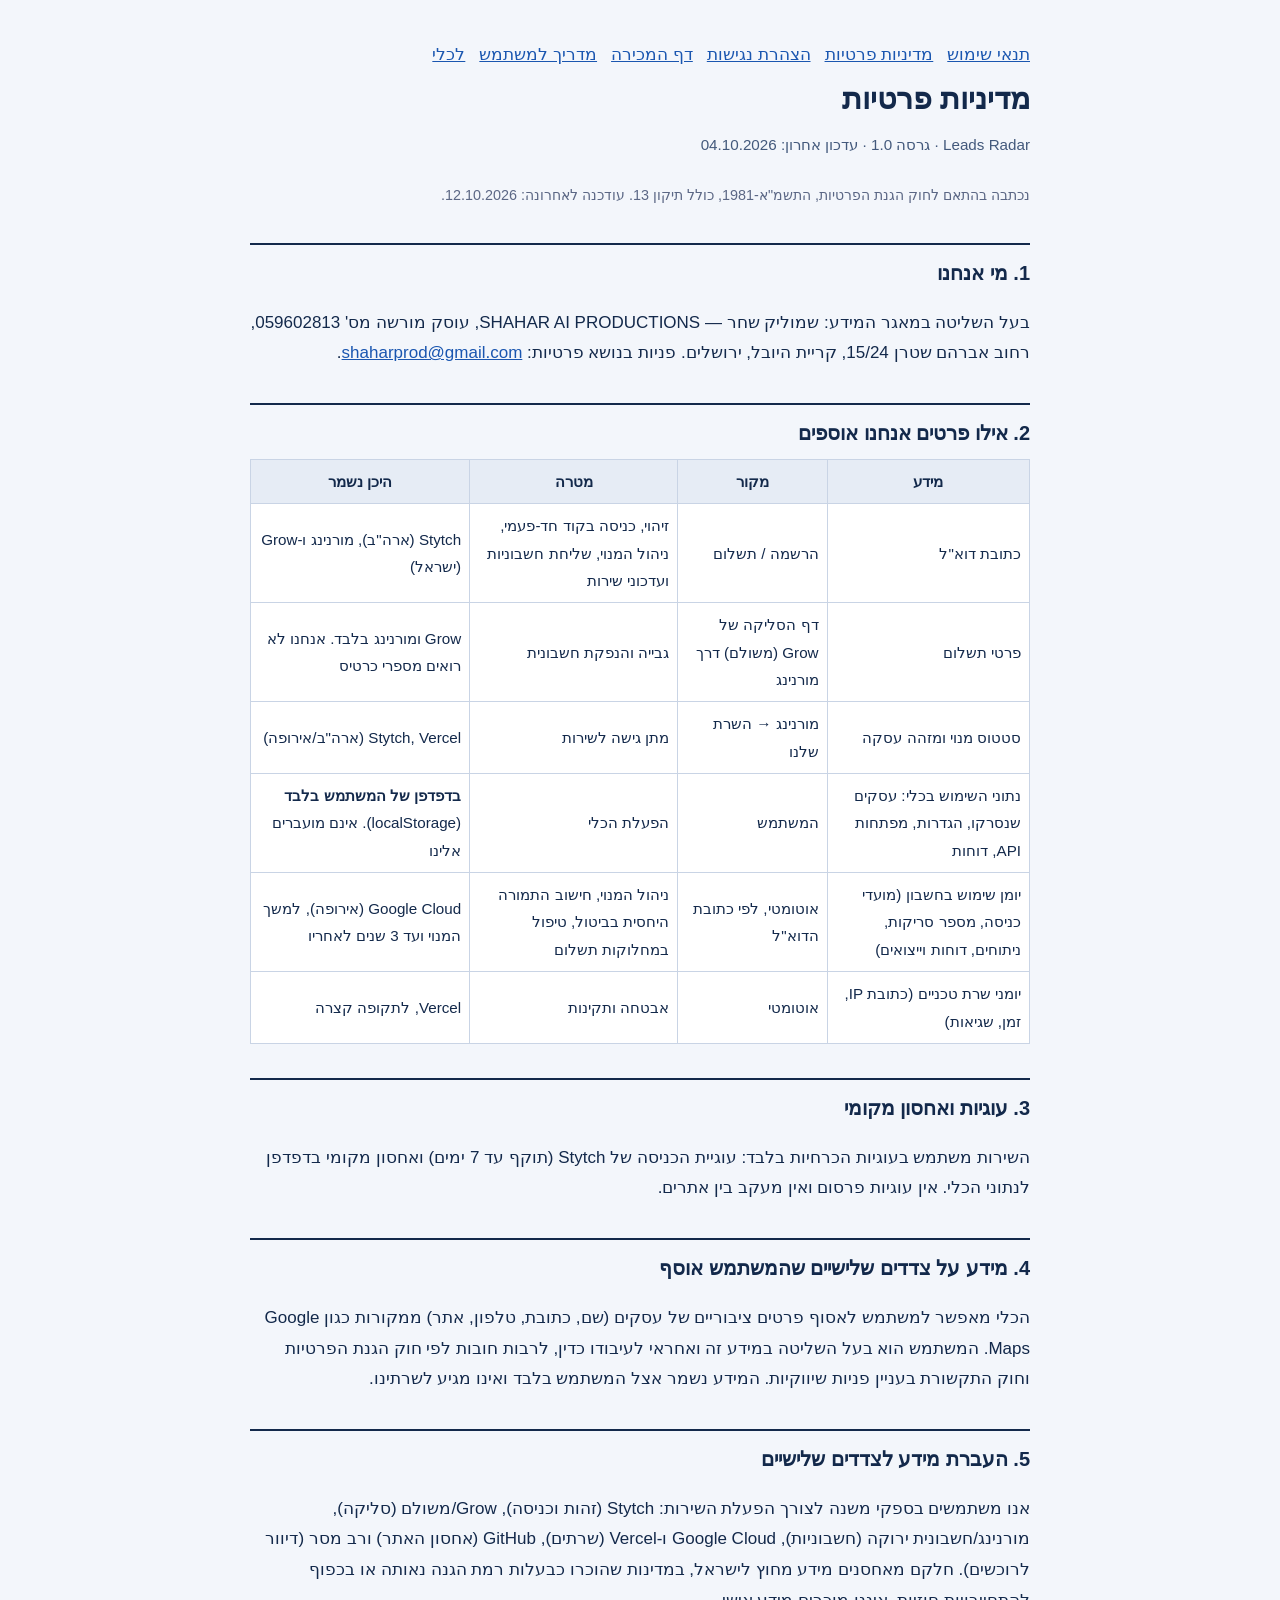
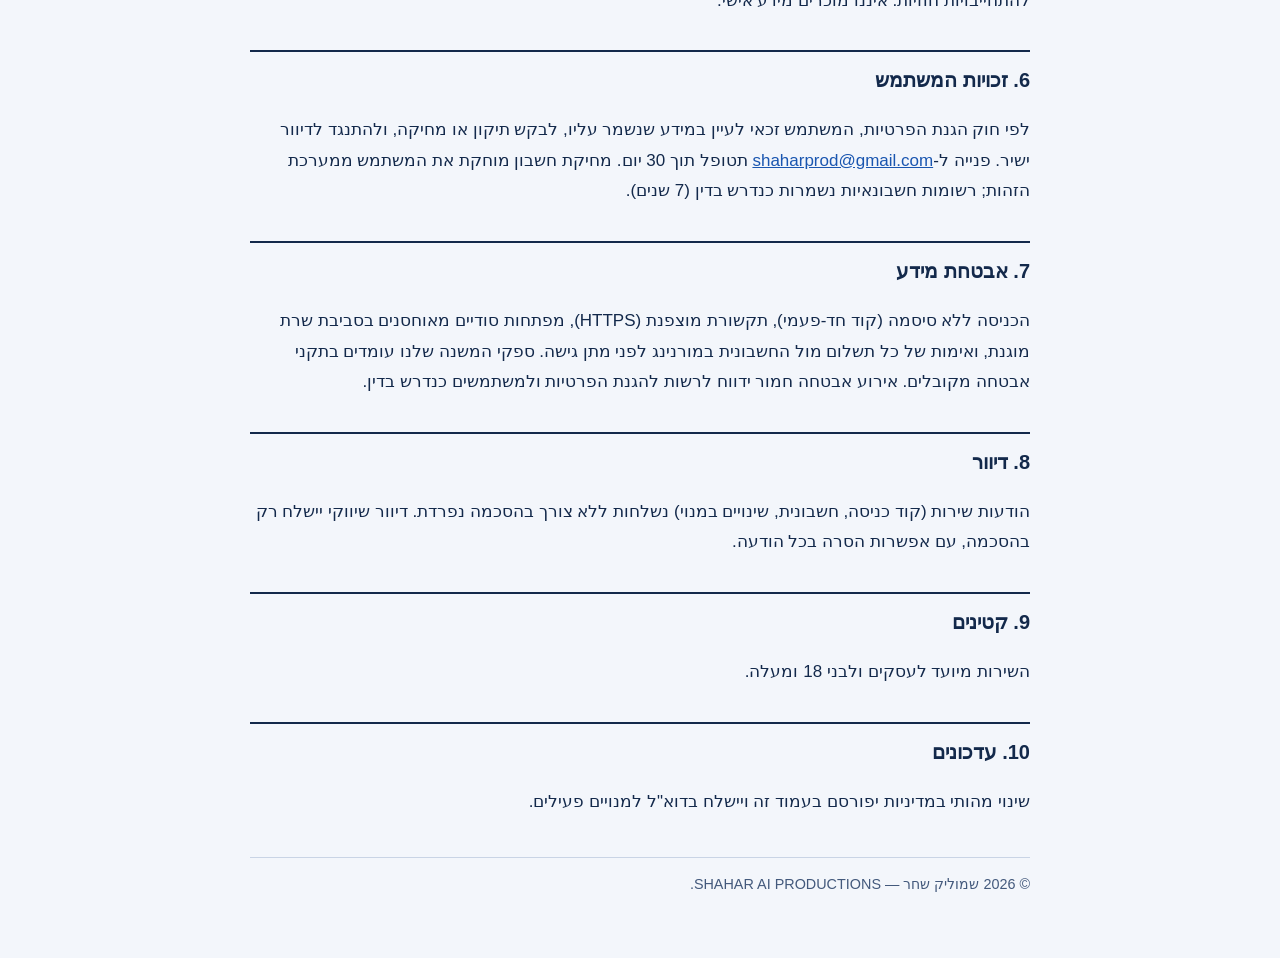
<file: legal/privacy.html>
<!DOCTYPE html>
<html lang="he" dir="rtl">
<head>
<meta charset="UTF-8"><meta name="viewport" content="width=device-width, initial-scale=1">
<title>מדיניות פרטיות — Leads Radar</title>
<link rel="stylesheet" href="style.css">
</head>
<body><div class="wrap">
<nav><a href="terms.html">תנאי שימוש</a><a href="privacy.html">מדיניות פרטיות</a><a href="accessibility.html">הצהרת נגישות</a><a href="../sales.html">דף המכירה</a><a href="../help.html">מדריך למשתמש</a><a href="../">לכלי</a></nav>
<h1>מדיניות פרטיות</h1>
<div class="meta">Leads Radar · גרסה 1.0 · עדכון אחרון: 04.10.2026</div>
<p style="color:#5b6785;font-size:.9rem">נכתבה בהתאם לחוק הגנת הפרטיות, התשמ"א-1981, כולל תיקון 13. עודכנה לאחרונה: 12.10.2026.</p>

<h2>1. מי אנחנו</h2>
<p>בעל השליטה במאגר המידע: שמוליק שחר — SHAHAR AI PRODUCTIONS, עוסק מורשה מס' 059602813, רחוב אברהם שטרן 15/24, קריית היובל, ירושלים. פניות בנושא פרטיות: <a href="mailto:shaharprod@gmail.com">shaharprod@gmail.com</a>.</p>

<h2>2. אילו פרטים אנחנו אוספים</h2>
<table style="width:100%;border-collapse:collapse;background:#fff;font-size:.95rem">
<tr><th style="border:1px solid #C9D4E5;padding:8px;background:#E6ECF5">מידע</th><th style="border:1px solid #C9D4E5;padding:8px;background:#E6ECF5">מקור</th><th style="border:1px solid #C9D4E5;padding:8px;background:#E6ECF5">מטרה</th><th style="border:1px solid #C9D4E5;padding:8px;background:#E6ECF5">היכן נשמר</th></tr>
<tr><td style="border:1px solid #C9D4E5;padding:8px">כתובת דוא"ל</td><td style="border:1px solid #C9D4E5;padding:8px">הרשמה / תשלום</td><td style="border:1px solid #C9D4E5;padding:8px">זיהוי, כניסה בקוד חד-פעמי, ניהול המנוי, שליחת חשבוניות ועדכוני שירות</td><td style="border:1px solid #C9D4E5;padding:8px">Stytch (ארה"ב), מורנינג ו-Grow (ישראל)</td></tr>
<tr><td style="border:1px solid #C9D4E5;padding:8px">פרטי תשלום</td><td style="border:1px solid #C9D4E5;padding:8px">דף הסליקה של Grow (משולם) דרך מורנינג</td><td style="border:1px solid #C9D4E5;padding:8px">גבייה והנפקת חשבונית</td><td style="border:1px solid #C9D4E5;padding:8px">Grow ומורנינג בלבד. אנחנו לא רואים מספרי כרטיס</td></tr>
<tr><td style="border:1px solid #C9D4E5;padding:8px">סטטוס מנוי ומזהה עסקה</td><td style="border:1px solid #C9D4E5;padding:8px">מורנינג → השרת שלנו</td><td style="border:1px solid #C9D4E5;padding:8px">מתן גישה לשירות</td><td style="border:1px solid #C9D4E5;padding:8px">Stytch, Vercel (ארה"ב/אירופה)</td></tr>
<tr><td style="border:1px solid #C9D4E5;padding:8px">נתוני השימוש בכלי: עסקים שנסרקו, הגדרות, מפתחות API, דוחות</td><td style="border:1px solid #C9D4E5;padding:8px">המשתמש</td><td style="border:1px solid #C9D4E5;padding:8px">הפעלת הכלי</td><td style="border:1px solid #C9D4E5;padding:8px"><strong>בדפדפן של המשתמש בלבד</strong> (localStorage). אינם מועברים אלינו</td></tr>
<tr><td style="border:1px solid #C9D4E5;padding:8px">יומן שימוש בחשבון (מועדי כניסה, מספר סריקות, ניתוחים, דוחות וייצואים)</td><td style="border:1px solid #C9D4E5;padding:8px">אוטומטי, לפי כתובת הדוא"ל</td><td style="border:1px solid #C9D4E5;padding:8px">ניהול המנוי, חישוב התמורה היחסית בביטול, טיפול במחלוקות תשלום</td><td style="border:1px solid #C9D4E5;padding:8px">Google Cloud (אירופה), למשך המנוי ועד 3 שנים לאחריו</td></tr>
<tr><td style="border:1px solid #C9D4E5;padding:8px">יומני שרת טכניים (כתובת IP, זמן, שגיאות)</td><td style="border:1px solid #C9D4E5;padding:8px">אוטומטי</td><td style="border:1px solid #C9D4E5;padding:8px">אבטחה ותקינות</td><td style="border:1px solid #C9D4E5;padding:8px">Vercel, לתקופה קצרה</td></tr>
</table>

<h2>3. עוגיות ואחסון מקומי</h2>
<p>השירות משתמש בעוגיות הכרחיות בלבד: עוגיית הכניסה של Stytch (תוקף עד 7 ימים) ואחסון מקומי בדפדפן לנתוני הכלי. אין עוגיות פרסום ואין מעקב בין אתרים.</p>

<h2>4. מידע על צדדים שלישיים שהמשתמש אוסף</h2>
<p>הכלי מאפשר למשתמש לאסוף פרטים ציבוריים של עסקים (שם, כתובת, טלפון, אתר) ממקורות כגון Google Maps. המשתמש הוא בעל השליטה במידע זה ואחראי לעיבודו כדין, לרבות חובות לפי חוק הגנת הפרטיות וחוק התקשורת בעניין פניות שיווקיות. המידע נשמר אצל המשתמש בלבד ואינו מגיע לשרתינו.</p>

<h2>5. העברת מידע לצדדים שלישיים</h2>
<p>אנו משתמשים בספקי משנה לצורך הפעלת השירות: Stytch (זהות וכניסה), Grow/משולם (סליקה), מורנינג/חשבונית ירוקה (חשבוניות), Google Cloud ו-Vercel (שרתים), GitHub (אחסון האתר) ורב מסר (דיוור לרוכשים). חלקם מאחסנים מידע מחוץ לישראל, במדינות שהוכרו כבעלות רמת הגנה נאותה או בכפוף להתחייבויות חוזיות. איננו מוכרים מידע אישי.</p>

<h2>6. זכויות המשתמש</h2>
<p>לפי חוק הגנת הפרטיות, המשתמש זכאי לעיין במידע שנשמר עליו, לבקש תיקון או מחיקה, ולהתנגד לדיוור ישיר. פנייה ל-<a href="mailto:shaharprod@gmail.com">shaharprod@gmail.com</a> תטופל תוך 30 יום. מחיקת חשבון מוחקת את המשתמש ממערכת הזהות; רשומות חשבונאיות נשמרות כנדרש בדין (7 שנים).</p>

<h2>7. אבטחת מידע</h2>
<p>הכניסה ללא סיסמה (קוד חד-פעמי), תקשורת מוצפנת (HTTPS), מפתחות סודיים מאוחסנים בסביבת שרת מוגנת, ואימות של כל תשלום מול החשבונית במורנינג לפני מתן גישה. ספקי המשנה שלנו עומדים בתקני אבטחה מקובלים. אירוע אבטחה חמור ידווח לרשות להגנת הפרטיות ולמשתמשים כנדרש בדין.</p>

<h2>8. דיוור</h2>
<p>הודעות שירות (קוד כניסה, חשבונית, שינויים במנוי) נשלחות ללא צורך בהסכמה נפרדת. דיוור שיווקי יישלח רק בהסכמה, עם אפשרות הסרה בכל הודעה.</p>

<h2>9. קטינים</h2>
<p>השירות מיועד לעסקים ולבני 18 ומעלה.</p>

<h2>10. עדכונים</h2>
<p>שינוי מהותי במדיניות יפורסם בעמוד זה ויישלח בדוא"ל למנויים פעילים.</p>

<footer>© 2026 שמוליק שחר — SHAHAR AI PRODUCTIONS.</footer>
</div></body></html>
</file>
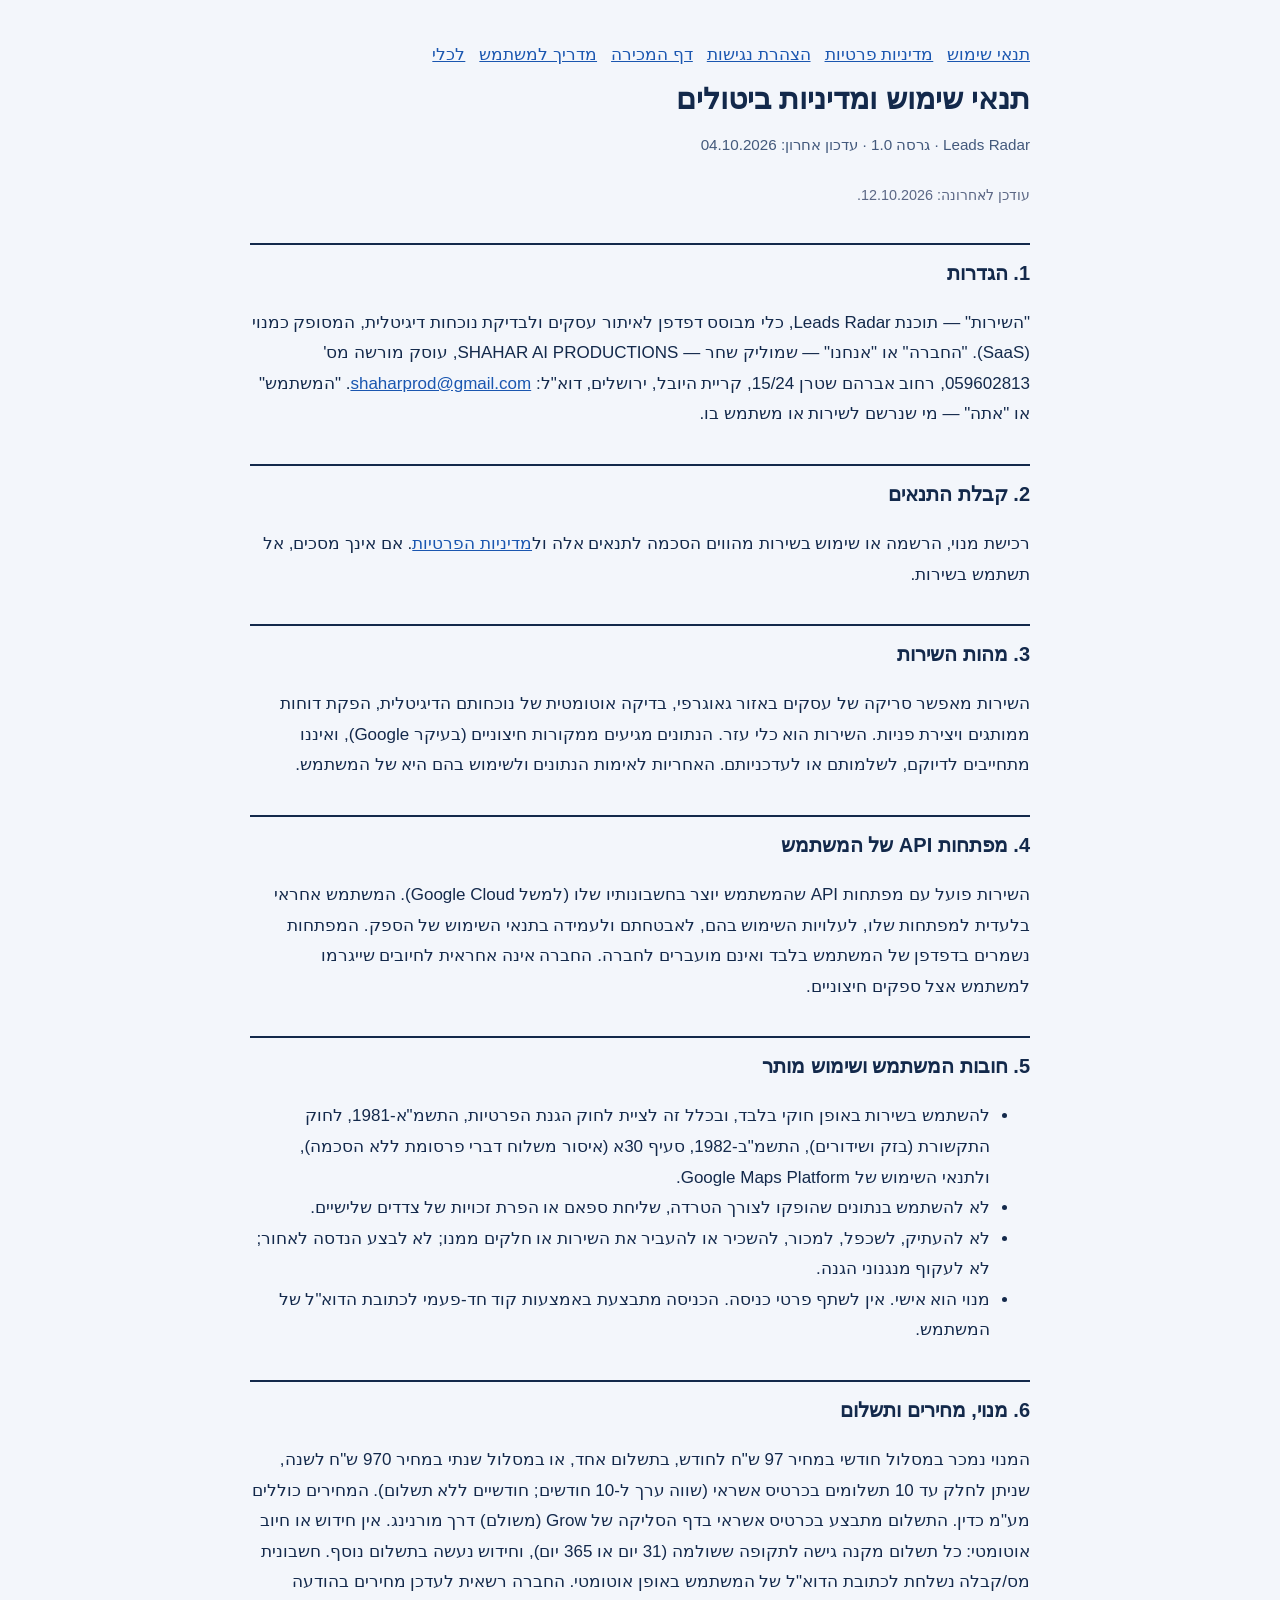
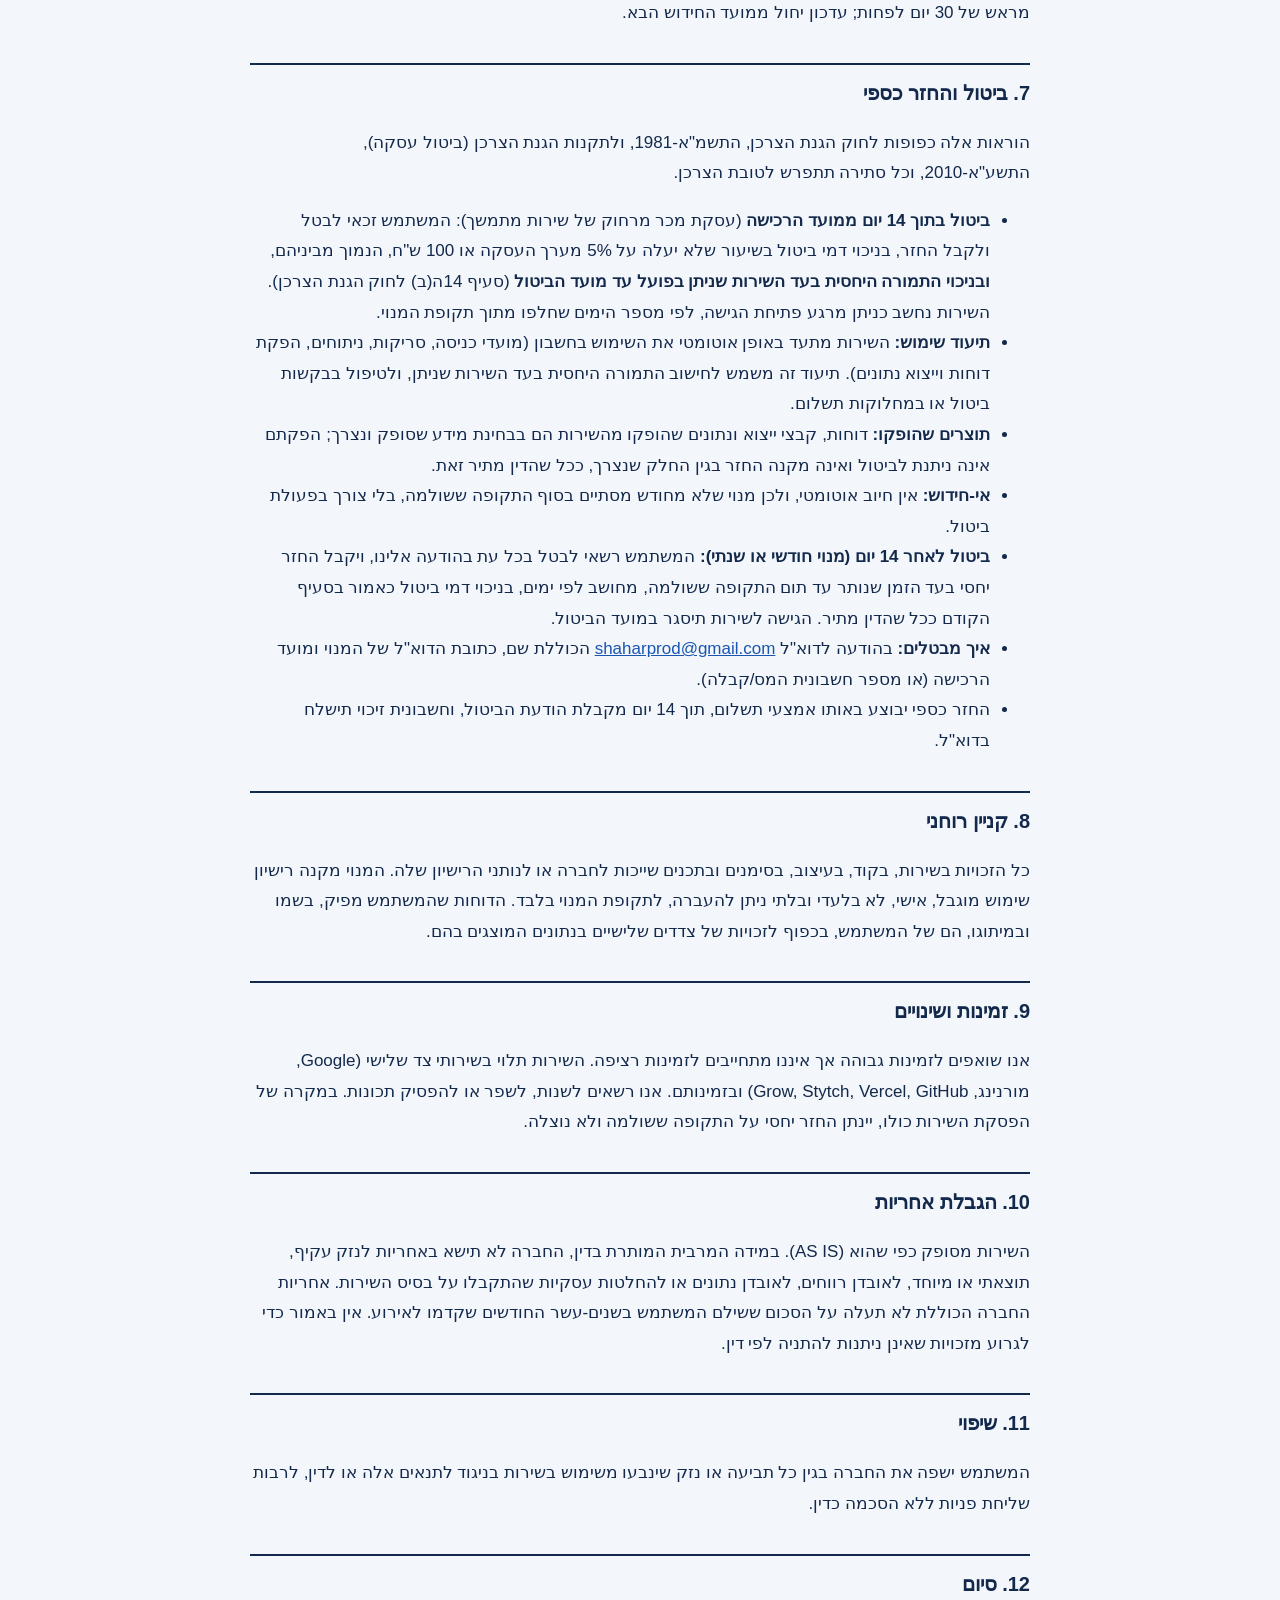
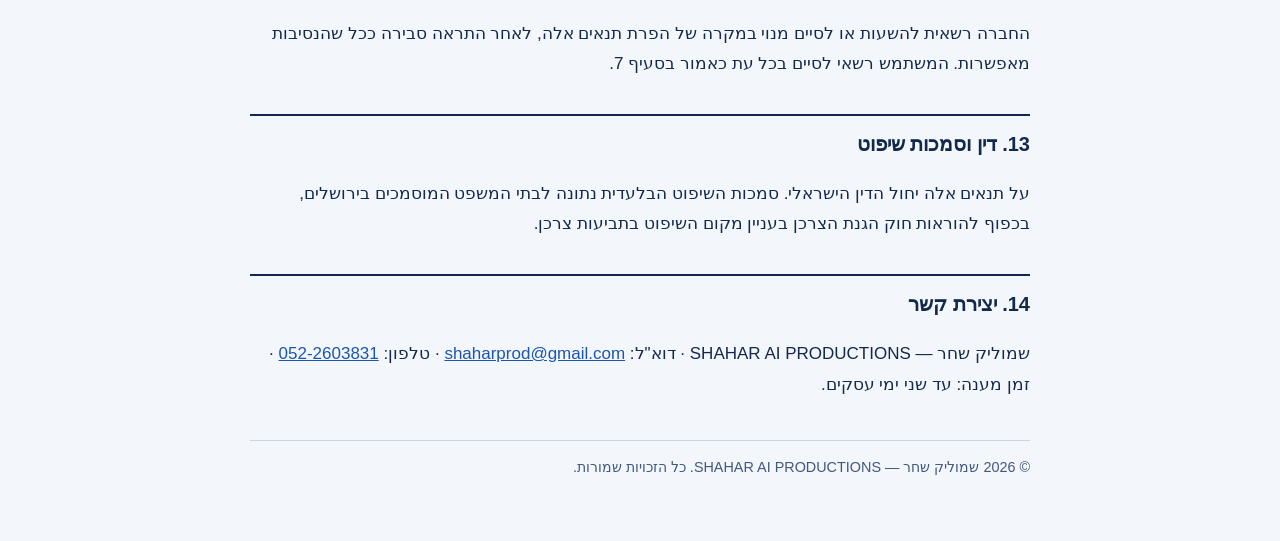
<file: legal/terms.html>
<!DOCTYPE html>
<html lang="he" dir="rtl">
<head>
<meta charset="UTF-8"><meta name="viewport" content="width=device-width, initial-scale=1">
<title>תנאי שימוש — Leads Radar</title>
<link rel="stylesheet" href="style.css">
</head>
<body><div class="wrap">
<nav><a href="terms.html">תנאי שימוש</a><a href="privacy.html">מדיניות פרטיות</a><a href="accessibility.html">הצהרת נגישות</a><a href="../sales.html">דף המכירה</a><a href="../help.html">מדריך למשתמש</a><a href="../">לכלי</a></nav>
<h1>תנאי שימוש ומדיניות ביטולים</h1>
<div class="meta">Leads Radar · גרסה 1.0 · עדכון אחרון: 04.10.2026</div>

<p style="color:#5b6785;font-size:.9rem">עודכן לאחרונה: 12.10.2026.</p>

<h2>1. הגדרות</h2>
<p>"השירות" — תוכנת Leads Radar, כלי מבוסס דפדפן לאיתור עסקים ולבדיקת נוכחות דיגיטלית, המסופק כמנוי (SaaS). "החברה" או "אנחנו" — שמוליק שחר — SHAHAR AI PRODUCTIONS, עוסק מורשה מס' 059602813, רחוב אברהם שטרן 15/24, קריית היובל, ירושלים, דוא"ל: <a href="mailto:shaharprod@gmail.com">shaharprod@gmail.com</a>. "המשתמש" או "אתה" — מי שנרשם לשירות או משתמש בו.</p>

<h2>2. קבלת התנאים</h2>
<p>רכישת מנוי, הרשמה או שימוש בשירות מהווים הסכמה לתנאים אלה ול<a href="privacy.html">מדיניות הפרטיות</a>. אם אינך מסכים, אל תשתמש בשירות.</p>

<h2>3. מהות השירות</h2>
<p>השירות מאפשר סריקה של עסקים באזור גאוגרפי, בדיקה אוטומטית של נוכחותם הדיגיטלית, הפקת דוחות ממותגים ויצירת פניות. השירות הוא כלי עזר. הנתונים מגיעים ממקורות חיצוניים (בעיקר Google), ואיננו מתחייבים לדיוקם, לשלמותם או לעדכניותם. האחריות לאימות הנתונים ולשימוש בהם היא של המשתמש.</p>

<h2>4. מפתחות API של המשתמש</h2>
<p>השירות פועל עם מפתחות API שהמשתמש יוצר בחשבונותיו שלו (למשל Google Cloud). המשתמש אחראי בלעדית למפתחות שלו, לעלויות השימוש בהם, לאבטחתם ולעמידה בתנאי השימוש של הספק. המפתחות נשמרים בדפדפן של המשתמש בלבד ואינם מועברים לחברה. החברה אינה אחראית לחיובים שייגרמו למשתמש אצל ספקים חיצוניים.</p>

<h2>5. חובות המשתמש ושימוש מותר</h2>
<ul>
  <li>להשתמש בשירות באופן חוקי בלבד, ובכלל זה לציית לחוק הגנת הפרטיות, התשמ"א-1981, לחוק התקשורת (בזק ושידורים), התשמ"ב-1982, סעיף 30א (איסור משלוח דברי פרסומת ללא הסכמה), ולתנאי השימוש של Google Maps Platform.</li>
  <li>לא להשתמש בנתונים שהופקו לצורך הטרדה, שליחת ספאם או הפרת זכויות של צדדים שלישיים.</li>
  <li>לא להעתיק, לשכפל, למכור, להשכיר או להעביר את השירות או חלקים ממנו; לא לבצע הנדסה לאחור; לא לעקוף מנגנוני הגנה.</li>
  <li>מנוי הוא אישי. אין לשתף פרטי כניסה. הכניסה מתבצעת באמצעות קוד חד-פעמי לכתובת הדוא"ל של המשתמש.</li>
</ul>

<h2>6. מנוי, מחירים ותשלום</h2>
<p>המנוי נמכר במסלול חודשי במחיר 97 ש"ח לחודש, בתשלום אחד, או במסלול שנתי במחיר 970 ש"ח לשנה, שניתן לחלק עד 10 תשלומים בכרטיס אשראי (שווה ערך ל-10 חודשים; חודשיים ללא תשלום). המחירים כוללים מע"מ כדין. התשלום מתבצע בכרטיס אשראי בדף הסליקה של Grow (משולם) דרך מורנינג. אין חידוש או חיוב אוטומטי: כל תשלום מקנה גישה לתקופה ששולמה (31 יום או 365 יום), וחידוש נעשה בתשלום נוסף. חשבונית מס/קבלה נשלחת לכתובת הדוא"ל של המשתמש באופן אוטומטי. החברה רשאית לעדכן מחירים בהודעה מראש של 30 יום לפחות; עדכון יחול ממועד החידוש הבא.</p>

<h2>7. ביטול והחזר כספי</h2>
<p>הוראות אלה כפופות לחוק הגנת הצרכן, התשמ"א-1981, ולתקנות הגנת הצרכן (ביטול עסקה), התשע"א-2010, וכל סתירה תתפרש לטובת הצרכן.</p>
<ul>
  <li><strong>ביטול בתוך 14 יום ממועד הרכישה</strong> (עסקת מכר מרחוק של שירות מתמשך): המשתמש זכאי לבטל ולקבל החזר, בניכוי דמי ביטול בשיעור שלא יעלה על 5% מערך העסקה או 100 ש"ח, הנמוך מביניהם, <strong>ובניכוי התמורה היחסית בעד השירות שניתן בפועל עד מועד הביטול</strong> (סעיף 14ה(ב) לחוק הגנת הצרכן). השירות נחשב כניתן מרגע פתיחת הגישה, לפי מספר הימים שחלפו מתוך תקופת המנוי.</li>
  <li><strong>תיעוד שימוש:</strong> השירות מתעד באופן אוטומטי את השימוש בחשבון (מועדי כניסה, סריקות, ניתוחים, הפקת דוחות וייצוא נתונים). תיעוד זה משמש לחישוב התמורה היחסית בעד השירות שניתן, ולטיפול בבקשות ביטול או במחלוקות תשלום.</li>
  <li><strong>תוצרים שהופקו:</strong> דוחות, קבצי ייצוא ונתונים שהופקו מהשירות הם בבחינת מידע שסופק ונצרך; הפקתם אינה ניתנת לביטול ואינה מקנה החזר בגין החלק שנצרך, ככל שהדין מתיר זאת.</li>
  <li><strong>אי-חידוש:</strong> אין חיוב אוטומטי, ולכן מנוי שלא מחודש מסתיים בסוף התקופה ששולמה, בלי צורך בפעולת ביטול.</li>
  <li><strong>ביטול לאחר 14 יום (מנוי חודשי או שנתי):</strong> המשתמש רשאי לבטל בכל עת בהודעה אלינו, ויקבל החזר יחסי בעד הזמן שנותר עד תום התקופה ששולמה, מחושב לפי ימים, בניכוי דמי ביטול כאמור בסעיף הקודם ככל שהדין מתיר. הגישה לשירות תיסגר במועד הביטול.</li>
  <li><strong>איך מבטלים:</strong> בהודעה לדוא"ל <a href="mailto:shaharprod@gmail.com">shaharprod@gmail.com</a> הכוללת שם, כתובת הדוא"ל של המנוי ומועד הרכישה (או מספר חשבונית המס/קבלה).</li>
  <li>החזר כספי יבוצע באותו אמצעי תשלום, תוך 14 יום מקבלת הודעת הביטול, וחשבונית זיכוי תישלח בדוא"ל.</li>
</ul>

<h2>8. קניין רוחני</h2>
<p>כל הזכויות בשירות, בקוד, בעיצוב, בסימנים ובתכנים שייכות לחברה או לנותני הרישיון שלה. המנוי מקנה רישיון שימוש מוגבל, אישי, לא בלעדי ובלתי ניתן להעברה, לתקופת המנוי בלבד. הדוחות שהמשתמש מפיק, בשמו ובמיתוגו, הם של המשתמש, בכפוף לזכויות של צדדים שלישיים בנתונים המוצגים בהם.</p>

<h2>9. זמינות ושינויים</h2>
<p>אנו שואפים לזמינות גבוהה אך איננו מתחייבים לזמינות רציפה. השירות תלוי בשירותי צד שלישי (Google, מורנינג, Grow, Stytch, Vercel, GitHub) ובזמינותם. אנו רשאים לשנות, לשפר או להפסיק תכונות. במקרה של הפסקת השירות כולו, יינתן החזר יחסי על התקופה ששולמה ולא נוצלה.</p>

<h2>10. הגבלת אחריות</h2>
<p>השירות מסופק כפי שהוא (AS IS). במידה המרבית המותרת בדין, החברה לא תישא באחריות לנזק עקיף, תוצאתי או מיוחד, לאובדן רווחים, לאובדן נתונים או להחלטות עסקיות שהתקבלו על בסיס השירות. אחריות החברה הכוללת לא תעלה על הסכום ששילם המשתמש בשנים-עשר החודשים שקדמו לאירוע. אין באמור כדי לגרוע מזכויות שאינן ניתנות להתניה לפי דין.</p>

<h2>11. שיפוי</h2>
<p>המשתמש ישפה את החברה בגין כל תביעה או נזק שינבעו משימוש בשירות בניגוד לתנאים אלה או לדין, לרבות שליחת פניות ללא הסכמה כדין.</p>

<h2>12. סיום</h2>
<p>החברה רשאית להשעות או לסיים מנוי במקרה של הפרת תנאים אלה, לאחר התראה סבירה ככל שהנסיבות מאפשרות. המשתמש רשאי לסיים בכל עת כאמור בסעיף 7.</p>

<h2>13. דין וסמכות שיפוט</h2>
<p>על תנאים אלה יחול הדין הישראלי. סמכות השיפוט הבלעדית נתונה לבתי המשפט המוסמכים בירושלים, בכפוף להוראות חוק הגנת הצרכן בעניין מקום השיפוט בתביעות צרכן.</p>

<h2>14. יצירת קשר</h2>
<p>שמוליק שחר — SHAHAR AI PRODUCTIONS · דוא"ל: <a href="mailto:shaharprod@gmail.com">shaharprod@gmail.com</a> · טלפון: <a href="tel:+972522603831">052-2603831</a> · זמן מענה: עד שני ימי עסקים.</p>

<footer>© 2026 שמוליק שחר — SHAHAR AI PRODUCTIONS. כל הזכויות שמורות.</footer>
</div></body></html>
</file>
<file: legal/style.css>
:root{--paper:#F3F6FB;--ink:#13294B;--soft:#43597C;--line:#C9D4E5}
*{box-sizing:border-box}body{margin:0;background:var(--paper);color:var(--ink);font-family:Arial,"Segoe UI",sans-serif;font-size:17px;line-height:1.8}
.wrap{max-width:820px;margin:0 auto;padding:40px 20px 60px}
h1{font-size:1.9rem;margin:0 0 6px}h2{font-size:1.25rem;margin:34px 0 8px;border-top:2px solid var(--ink);padding-top:10px}
.meta{color:var(--soft);font-size:.95rem;margin-bottom:24px}
.fill{background:#FFF7DA;border:1px dashed #D9B100;padding:0 6px;border-radius:4px;font-weight:700}
.box{background:#fff;border:1px solid var(--line);border-radius:10px;padding:14px 18px;margin:16px 0}
footer{margin-top:40px;color:var(--soft);font-size:.9rem;border-top:1px solid var(--line);padding-top:14px}
a{color:#1A56B0}nav a{margin-inline-end:14px}
</file>
